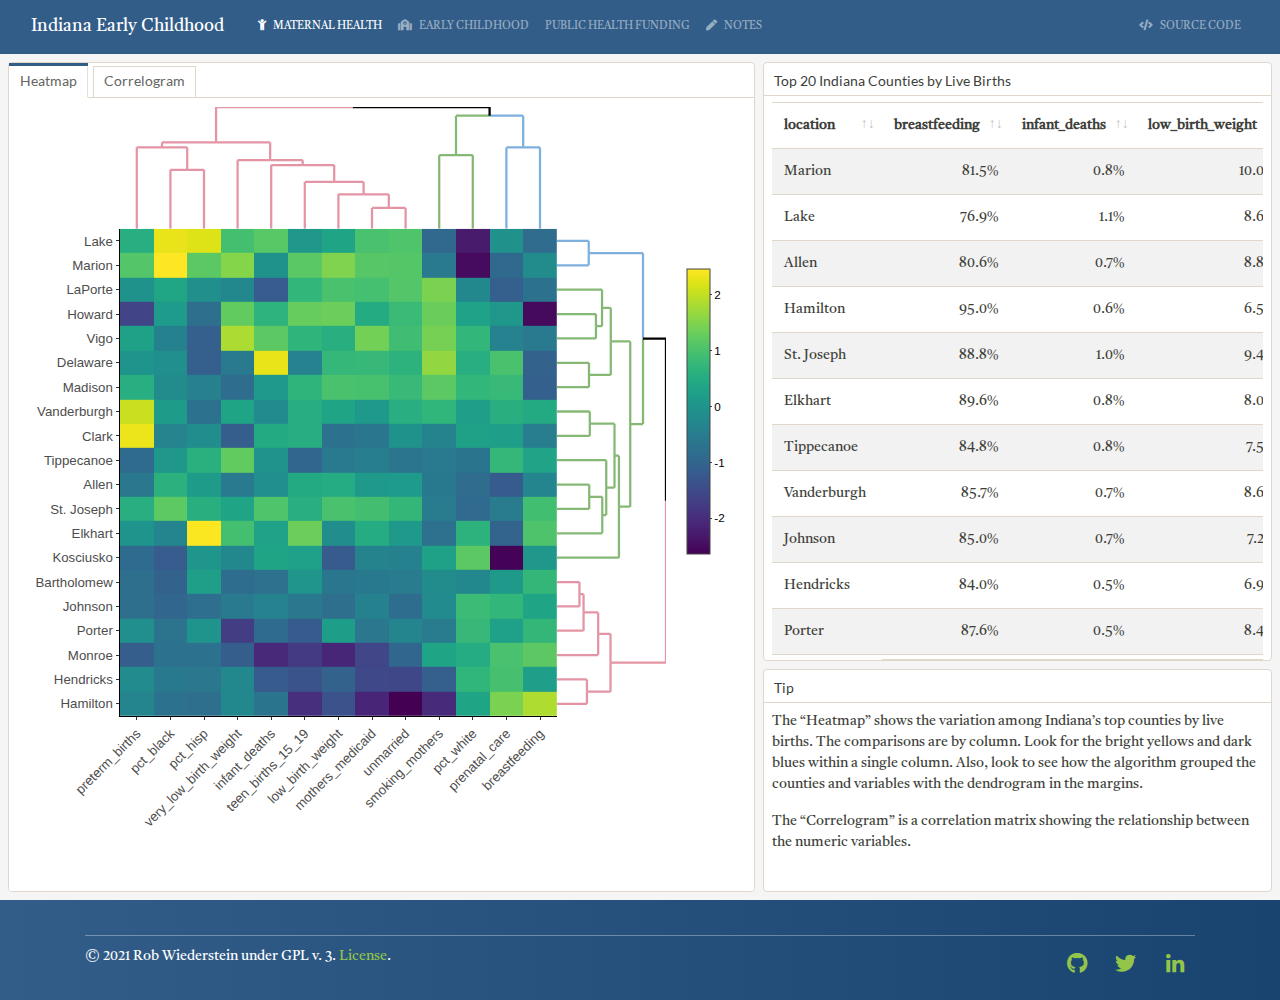
<file: docs/index.html>
<!DOCTYPE html>
<html xmlns="http://www.w3.org/1999/xhtml">
<head>

<meta charset="utf-8">
<meta http-equiv="Content-Type" content="text/html; charset=utf-8" />
<meta name="generator" content="pandoc" />



<title>Indiana Early Childhood</title>

<meta property="og:title" content="Indiana Early Childhood" />

<meta name='viewport' content='width=device-width, initial-scale=1.0, maximum-scale=1.0, user-scalable=no' />

<link rel="icon" href="data:image/x-icon;" type="image/x-icon">


<script type="text/javascript">
window.FlexDashboardComponents = [];
</script>

<script id="flexdashboard-navbar" type="application/json">
[{"title":"Source Code","icon":"fa-code","href":"source_embed","align":"right"}]
</script>
<script src="site_libs/header-attrs-2.9/header-attrs.js"></script>
<script src="site_libs/jquery-3.6.0/jquery-3.6.0.min.js"></script>
<meta name="viewport" content="width=device-width, initial-scale=1, shrink-to-fit=no" />
<link href="site_libs/bootstrap-4.6.0/bootstrap.min.css" rel="stylesheet" />
<script src="site_libs/bootstrap-4.6.0/bootstrap.bundle.min.js"></script>
<link href="site_libs/_Castoro-0.4.0/font.css" rel="stylesheet" />
<link href="https://fonts.googleapis.com/css2?family=Roboto%20Mono&amp;display=swap" rel="stylesheet"/>
<link href="site_libs/_Lato-0.4.0/font.css" rel="stylesheet" />
<script src="site_libs/bs3compat-0.2.5.1/tabs.js"></script>
<script src="site_libs/bs3compat-0.2.5.1/bs3compat.js"></script>
<link href="site_libs/flexdashboard-css-0.5.2.9000/flexdashboard-css.css" rel="stylesheet" />
<script src="site_libs/stickytableheaders-0.1.19/jquery.stickytableheaders.min.js"></script>
<link href="site_libs/font-awesome-5.1.0/css/all.css" rel="stylesheet" />
<link href="site_libs/font-awesome-5.1.0/css/v4-shims.css" rel="stylesheet" />
<link href="site_libs/featherlight-1.3.5/featherlight.min.css" rel="stylesheet" />
<script src="site_libs/featherlight-1.3.5/featherlight.min.js"></script>
<link href="site_libs/prism-1.4.1/prism.css" rel="stylesheet" />
<script src="site_libs/prism-1.4.1/prism.js"></script>
<script src="site_libs/htmlwidgets-1.5.3/htmlwidgets.js"></script>
<script src="site_libs/plotly-binding-4.9.4.1/plotly.js"></script>
<script src="site_libs/typedarray-0.1/typedarray.min.js"></script>
<link href="site_libs/crosstalk-1.1.1/css/crosstalk.css" rel="stylesheet" />
<script src="site_libs/crosstalk-1.1.1/js/crosstalk.min.js"></script>
<link href="site_libs/plotly-htmlwidgets-css-1.57.1/plotly-htmlwidgets.css" rel="stylesheet" />
<script src="site_libs/plotly-main-1.57.1/plotly-latest.min.js"></script>
<link href="site_libs/datatables-css-0.0.0/datatables-crosstalk.css" rel="stylesheet" />
<script src="site_libs/datatables-binding-0.18/datatables.js"></script>
<link href="site_libs/dt-core-bootstrap4-1.10.20/css/dataTables.bootstrap4.min.css" rel="stylesheet" />
<link href="site_libs/dt-core-bootstrap4-1.10.20/css/dataTables.bootstrap4.extra.css" rel="stylesheet" />
<script src="site_libs/dt-core-bootstrap4-1.10.20/js/jquery.dataTables.min.js"></script>
<script src="site_libs/dt-core-bootstrap4-1.10.20/js/dataTables.bootstrap4.min.js"></script>
<link href="site_libs/dt-ext-fixedcolumns-bootstrap4-1.10.20/css/fixedColumns.bootstrap4.min.css" rel="stylesheet" />
<script src="site_libs/dt-ext-fixedcolumns-bootstrap4-1.10.20/js/dataTables.fixedColumns.min.js"></script>
<script src="site_libs/dt-ext-fixedcolumns-bootstrap4-1.10.20/js/fixedColumns.bootstrap4.min.js"></script>
<style type="text/css">
/*
  CSS for flexdashboard.js' use of Sly(). The sizing/position of this CSS needs to be
  applied _before_ flexdashboard.js initializes, which is why this CSS has been pulled
  out from flexdashboard.scss and inlined in the document's head.
*/

.storyboard-nav button {
  background: transparent;
  border: 0;
  opacity: .3;
  outline: none;
  padding: 0;
}

.storyboard-nav button:hover,
.storyboard-nav button:hover {
  opacity: .5;
}

.storyboard-nav button:disabled,
.storyboard-nav button:disabled {
  opacity: .1;
}

.storyboard-nav .sbnext,
.storyboard-nav .sbprev {
  float: left;
  width: 2%;
  height: 120px;
}

.storyboard-nav .sbprev {
  text-align: left;
  width: 2%;
}

.storyboard-nav .sbnext {
  float: right;
  text-align: right;
  margin-right: 8px;
}

.storyboard-nav .sbframelist {
  margin: 0 auto;
  width: 94%;
  height: 120px;
  overflow: hidden;
  text-shadow: none;
  margin-bottom: 8px;
}

.storyboard-nav .sbframelist ul {
  list-style: none;
  margin: 0;
  padding: 0;
  height: 100%;
}

.storyboard-nav .sbframelist ul li {
  float: left;
  width: 270px;
  height: 100%;
  padding: 10px 10px 10px 10px;
  margin-right: 8px;
  text-align: left;
  cursor: pointer;
}

.storyboard-nav .sbframelist ul li:last-child {
  margin-right: 0px;
}

.sbframe-commentary {
  width: 300px;
}

.sbframe-commentary ul {
  padding-left: 22px;
}

.sbframe.active {
  display: flex;
}

.sbframe:not(.active) {
  display: none;
}
@media only screen and (min-width: 768px) {
html, body {
  height: 100%;
}

#dashboard-container {
  height: 100%;
}
}
</style>



</head>

<body>

<div class="navbar navbar-inverse navbar-fixed-top" role="navigation">
<div class="container-fluid">
<div class="navbar-header">

<span class="navbar-logo">
  
</span>
<span class="navbar-brand">
  Indiana Early Childhood
  <span class="navbar-author">
        </span>
</span>

<button id="navbar-button" type="button" class="navbar-toggle collapsed pull-right" data-toggle="collapse" data-target="#navbar">
<span class="icon-bar"></span>
<span class="icon-bar"></span>
<span class="icon-bar"></span>
</button>

</div>
<div id="navbar" class="navbar-collapse collapse">
<ul class="nav navbar-nav navbar-left">
</ul>
<ul class="nav navbar-nav navbar-right">
</ul>
</div><!--/.nav-collapse-->
</div><!--/.container-->
</div><!--/.navbar-->

<script type="text/javascript">


var FlexDashboard = (function () {

  // initialize options
  var _options = {};

  var FlexDashboard = function() {

    // default options
    _options = $.extend(_options, {
      theme: "cosmo",
      fillPage: false,
      orientation: 'columns',
      storyboard: false,
      defaultFigWidth: 576,
      defaultFigHeight: 461,
      defaultFigWidthMobile: 360,
      defaultFigHeightMobile: 461,
      isMobile: false,
      isPortrait: false,
      resize_reload: true
    });
  };

  function init(options) {

    // extend default options
    $.extend(true, _options, options);

    // add ids to sections that don't have them (pandoc won't assign ids
    // to e.g. sections with titles consisting of only chinese characters)
    var nextId = 1;
    $('.level1:not([id]),.level2:not([id]),.level3:not([id])').each(function() {
      $(this).attr('id', 'dashboard-' + nextId++);
    });

    // find navbar items
    var navbarItems = $('#flexdashboard-navbar');
    if (navbarItems.length)
      navbarItems = JSON.parse(navbarItems.html());
    addNavbarItems(navbarItems);

    // find the main dashboard container
    var dashboardContainer = $('#dashboard-container');

    // resolve mobile classes
    resolveMobileClasses(dashboardContainer);

    // one time global initialization for components
    componentsInit(dashboardContainer);

    // look for a global sidebar
    var globalSidebar = dashboardContainer.find(".section.level1.sidebar");
    if (globalSidebar.length > 0) {

      // global layout for fullscreen displays
      if (!isMobilePhone()) {

         // hoist it up to the top level
         globalSidebar.insertBefore(dashboardContainer);

         // lay it out (set width/positions)
         layoutSidebar(globalSidebar, dashboardContainer);

      // tuck sidebar into first page for mobile phones
      } else {

        // convert it into a level3 section
        globalSidebar.removeClass('sidebar');
        globalSidebar.removeClass('level1');
        globalSidebar.addClass('level3');
        var h1 = globalSidebar.children('h1');
        var h3 = $('<h3></h3>');
        h3.append(h1.contents());
        h3.insertBefore(h1);
        h1.detach();

        // move it into the first page
        var page = dashboardContainer.find('.section.level1').first();
        if (page.length > 0)
          page.prepend(globalSidebar);
      }
    }

    // look for pages to layout
    var pages = $('div.section.level1');
    if (pages.length > 0) {

        // find the navbar and collapse on clicked
        var navbar = $('#navbar');
        navbar.on("click", "a[data-toggle!=dropdown]", null, function () {
           navbar.collapse('hide');
        });

        // envelop the dashboard container in a tab content div
        dashboardContainer.wrapInner('<div class="tab-content"></div>');

        pages.each(function(index) {

          // lay it out
          layoutDashboardPage($(this));

          // add it to the navbar
          addToNavbar($(this), index === 0);

        });

    } else {

      // remove the navbar and navbar button if we don't
      // have any navbuttons
      if (navbarItems.length === 0) {
        $('#navbar').remove();
        $('#navbar-button').remove();
      }

      // add the storyboard class if requested
      if (_options.storyboard)
        dashboardContainer.addClass('storyboard');

      // layout the entire page
      layoutDashboardPage(dashboardContainer);
    }

    // if we are in shiny we need to trigger a window resize event to
    // force correct layout of shiny-bound-output elements
    if (isShinyDoc())
      $(window).trigger('resize');

    // make main components visible
    $('.section.sidebar').css('visibility', 'visible');
    dashboardContainer.css('visibility', 'visible');

    // handle location hash
    handleLocationHash();

    // intialize prism highlighting
    initPrismHighlighting();

    // record mobile and orientation state then register a handler
    // to refresh if resize_reload is set to true and it changes
    _options.isMobile = isMobilePhone();
    _options.isPortrait = isPortrait();
    if (_options.resize_reload) {
      $(window).on('resize', function() {
        if (_options.isMobile !== isMobilePhone() ||
            _options.isPortrait !== isPortrait()) {
          window.location.reload();
        }
      });
    } else {
      // if in desktop mode and resizing to mobile, make sure the heights are 100%
      // This enforces what `fillpage.css` does for "wider" pages.
      // Since we are not reloading once the page becomes small, we need to force the height to 100%
      // This is a new situation introduced when `_options.resize_reload` is `false`
      if (! _options.isMobile) {
        // only add if `fillpage.css` was added in the first place
        if (_options.fillPage) {
          // fillpage.css
          $("html,body,#dashboard").css("height", "100%");
        }
      }
    }
    // trigger layoutcomplete event
    dashboardContainer.trigger('flexdashboard:layoutcomplete');
  }

  function resolveMobileClasses(dashboardContainer) {
     // add top level layout class
    dashboardContainer.addClass(isMobilePhone() ? 'mobile-layout' :
                                                  'desktop-layout');

    // look for .mobile sections and add .no-mobile to their peers
    var mobileSections = $('.section.mobile');
    mobileSections.each(function() {
       var id = $(this).attr('id');
       var nomobileId = id.replace(/-\d+$/, '');
       $('#' + nomobileId).addClass('no-mobile');
    });
  }

  function addNavbarItems(navbarItems) {

    var navbarLeft = $('ul.navbar-left');
    var navbarRight = $('ul.navbar-right');

    for (var i = 0; i<navbarItems.length; i++) {

      // get the item
      var item = navbarItems[i];

      // determine the container
      var container = null;
      if (item.align === "left")
        container = navbarLeft;
      else
        container = navbarRight;

      // navbar menu if we have multiple items
      if (item.items) {
        var menu = navbarMenu(null, item.icon, item.title, container);
        for (var j = 0; j<item.items.length; j++) {
          var subItem = item.items[j];
          var li = $('<li></li>');
          li.append(navbarLink(subItem.icon, subItem.title, subItem.href, subItem.target));
          menu.append(li);
        }
      } else {
        var li = $('<li></li>');
        li.append(navbarLink(item.icon, item.title, item.href, item.target));
        container.append(li);
      }
    }
  }

  // create or get a reference to an existing dropdown menu
  function navbarMenu(id, icon, title, container) {
    var existingMenu = [];
    if (id)
      existingMenu = container.children('#' + id);
    if (existingMenu.length > 0) {
      return existingMenu.children('ul');
    } else {
      var li = $('<li></li>');
      if (id)
        li.attr('id', id);
      li.addClass('dropdown');
      // auto add "Share" title on mobile if necessary
      if (!title && icon && (icon === "fa-share-alt") && isMobilePhone())
        title = "Share";
      if (title) {
        title = title + ' <span class="caret"></span>';
      }
      var a = navbarLink(icon, title, "#");
      a.addClass('dropdown-toggle');
      a.attr('data-toggle', 'dropdown');
      a.attr('role', 'button');
      a.attr('aria-expanded', 'false');
      li.append(a);
      var ul = $('<ul class="dropdown-menu"></ul>');
      ul.attr('role', 'menu');
      li.append(ul);
      container.append(li);
      return ul;
    }
  }

  function addToNavbar(page, active) {

    // capture the id and data-icon attribute (if any)
    var id = page.attr('id');
    var icon = page.attr('data-icon');
    var navmenu = page.attr('data-navmenu');

    // get hidden state (transfer this to navbar)
    var hidden = page.hasClass('hidden');
    page.removeClass('hidden');

    // sanitize the id for use with bootstrap tabs
    id = id.replace(/[.\/?&!#<>]/g, '').replace(/\s/g, '_');
    page.attr('id', id);

    // get the wrapper
    var wrapper = page.closest('.dashboard-page-wrapper');

    // move the id to the wrapper
    page.removeAttr('id');
    wrapper.attr('id', id);

    // add the tab-pane class to the wrapper
    wrapper.addClass('tab-pane');
    if (active)
      wrapper.addClass('active');

    // get a reference to the h1, discover its inner contens, then detach it
    var h1 = wrapper.find('h1').first();
    var title = h1.contents();
    h1.detach();

    // create a navbar item
    var li = $('<li></li>');
    var a = navbarLink(icon, title, '#' + id);
    a.attr('data-toggle', 'tab');
    li.append(a);

    // add it to the navbar (or navbar menu if specified)
    var container = $('ul.navbar-left');
    if (navmenu) {
      var menuId = navmenu.replace(/\s+/g, '');
      var menu = navbarMenu(menuId, null, navmenu, container);
      menu.append(li);
    } else {
      container.append(li);
    }

    // hide it if requested
    if (hidden)
      li.addClass('hidden');
  }

  function navbarLink(icon, title, href, target) {

    var a = $('<a></a>');
    if (icon) {

      // get the name of the icon set and icon
      var dashPos = icon.indexOf("-");
      var iconSet = null;
      var iconSplit = icon.split(" ");
      if (iconSplit.length > 1) {
        iconSet = iconSplit[0];
        icon = iconSplit.slice(1).join(" ");
      } else {
        iconSet = icon.substring(0, dashPos);
      }
      var iconName = icon.substring(dashPos + 1);

      // create the icon
      var iconElement = $('<span class="' + iconSet + ' ' + icon + '"></span>');
      if (title)
        iconElement.css('margin-right', '7px');
      a.append(iconElement);
      // if href is null see if we can auto-generate based on icon (e.g. social)
      if (!href)
        maybeGenerateLinkFromIcon(iconName, a);
    }
    if (title)
      a.append(title);

    // add the href.
    if (href) {
      if (href === "source_embed") {
        a.attr('href', '#');
        a.attr('data-featherlight', "#flexdashboard-source-code");
        a.featherlight({
            beforeOpen: function(event){
              $('body').addClass('unselectable');
            },
            afterClose: function(event){
              $('body').removeClass('unselectable');
            }
        });
      } else {
        a.attr('href', href);
      }
    }

    // add the arget
    if (target)
      a.attr('target', target);

    return a;
  }

  // auto generate a link from an icon name (e.g. twitter) when possible
  function maybeGenerateLinkFromIcon(iconName, a) {

     var serviceLinks = {
      "twitter": "https://twitter.com/share?text=" + encodeURIComponent(document.title) + "&url="+encodeURIComponent(location.href),
      "facebook": "https://www.facebook.com/sharer/sharer.php?s=100&p[url]="+encodeURIComponent(location.href),
      "linkedin": "https://www.linkedin.com/shareArticle?mini=true&url="+encodeURIComponent(location.href) + "&title=" + encodeURIComponent(document.title),
      "pinterest": "https://pinterest.com/pin/create/link/?url="+encodeURIComponent(location.href) + "&description=" + encodeURIComponent(document.title)
    };

    var makeSocialLink = function(a, href) {
      a.attr('href', '#');
      a.on('click', function(e) {
        e.preventDefault();
        window.open(href);
      });
    };

    $.each(serviceLinks, function(key, value) {
      if (iconName.indexOf(key) !== -1)
        makeSocialLink(a, value);
    });
  }

  // layout a dashboard page
  function layoutDashboardPage(page) {

    // use a page wrapper so that free form content above the
    // dashboard appears at the top rather than the side (as it
    // would without the wrapper in a column orientation)
    var wrapper = $('<div class="dashboard-page-wrapper"></div>');
    page.wrap(wrapper);

    // if there are no level2 or level3 headers synthesize a level3
    // header to contain the (e.g. frame it, scroll container, etc.)
    var headers = page.find('h2,h3');
    if (headers.length === 0)
      page.wrapInner('<div class="section level3"></div>');

    // hoist up any content before level 2 or level 3 headers
    var children = page.children();
    children.each(function(index) {
      if ($(this).hasClass('level2') || $(this).hasClass('level3'))
        return false;
      $(this).insertBefore(page);
    });

    // determine orientation and fillPage behavior for distinct media
    var orientation, fillPage, storyboard;

    // media: mobile phone
    if (isMobilePhone()) {

      // if there is a sidebar we need to ensure it's content
      // is properly framed as an h3
      var sidebar = page.find('.section.sidebar');
      sidebar.removeClass('sidebar');
      sidebar.wrapInner('<div class="section level3"></div>');
      var h2 = sidebar.find('h2');
      var h3 = $('<h3></h3>');
      h3.append(h2.contents());
      h3.insertBefore(h2);
      h2.detach();

      // wipeout h2 elements then enclose them in a single h2
      var level2 = page.find('div.section.level2');
      level2.each(function() {
        level2.children('h2').remove();
        level2.children().unwrap();
      });
      page.wrapInner('<div class="section level2"></div>');

      // substitute mobile images
      if (isPortrait()) {
        var mobileFigures = $('img.mobile-figure');
        mobileFigures.each(function() {
          // get the src (might be base64 encoded)
          var src = $(this).attr('src');

          // find it's peer
          var id = $(this).attr('data-mobile-figure-id');
          var img = $('img[data-figure-id=' + id + "]");
          img.attr('src', src)
             .attr('width', _options.defaultFigWidthMobile)
             .attr('height', _options.defaultFigHeightMobile);
        });
      }

      // hoist storyboard commentary into it's own section
      if (page.hasClass('storyboard')) {
        var commentaryHR = page.find('div.section.level3 hr');
        commentaryHR.each(function() {
          var commentary = $(this).nextAll().detach();
          var commentarySection = $('<div class="section level3"></div>');
          commentarySection.append(commentary);
          commentarySection.insertAfter($(this).closest('div.section.level3'));
          $(this).remove();
        });
      }

      // force a non full screen layout by columns
      orientation = _options.orientation = 'columns';
      fillPage = _options.fillPage = false;
      storyboard = _options.storyboard = false;

    // media: desktop
    } else {

      // determine orientation
      orientation = page.attr('data-orientation');
      if (orientation !== 'rows' && orientation != 'columns')
        orientation = _options.orientation;

      // determine storyboard mode
      storyboard = page.hasClass('storyboard');

      // fillPage based on options (force for storyboard)
      fillPage = _options.fillPage || storyboard;

      // handle sidebar
      var sidebar = page.find('.section.level2.sidebar');
      if (sidebar.length > 0)
        layoutSidebar(sidebar, page);
    }

    // give it and it's parent divs height: 100% if we are in fillPage mode
    if (fillPage) {
      page.addClass('vertical-layout-fill');
      page.css('height', '100%');
      page.parents('div').css('height', '100%');
    } else {
      page.addClass('vertical-layout-scroll');
    }

    // perform the layout
    if (storyboard)
      layoutPageAsStoryboard(page);
    else if (orientation === 'rows')
      layoutPageByRows(page, fillPage);
    else if (orientation === 'columns')
      layoutPageByColumns(page, fillPage);
  }

  function layoutSidebar(sidebar, content) {

    // get it out of the header hierarchy
    sidebar = sidebar.first();
    if (sidebar.hasClass('level1')) {
      sidebar.removeClass('level1');
      sidebar.children('h1').remove();
    } else if (sidebar.hasClass('level2')) {
      sidebar.removeClass('level2');
      sidebar.children('h2').remove();
    }

    // determine width
    var sidebarWidth = isTablet() ? 220 : 250;
    var dataWidth = parseInt(sidebar.attr('data-width'));
    if (dataWidth)
      sidebarWidth = dataWidth;

    // set the width and shift the page right to accomodate the sidebar
    sidebar.css('width', sidebarWidth + 'px');
    content.css('padding-left', sidebarWidth + 'px');

    // wrap it's contents in a form
    sidebar.wrapInner($('<form></form>'));
  }

  function layoutPageAsStoryboard(page) {

    // create storyboard navigation
    var nav = $('<div class="storyboard-nav"></div>');

    // add navigation buttons
    var prev = $('<button class="sbprev"><i class="fa fa-angle-left"></i></button>');
    nav.append(prev);
    var next= $('<button class="sbnext"><i class="fa fa-angle-right"></i></button>');
    nav.append(next);

    // add navigation frame
    var frameList = $('<div class="sbframelist"></div>');
    nav.append(frameList);
    var ul = $('<ul></ul>');
    frameList.append(ul);

     // find all the level3 sections (those are the storyboard frames)
    var frames = page.find('div.section.level3');
    frames.each(function() {

      // mark it
      $(this).addClass('sbframe');

      // divide it into chart content and (optional) commentary
      $(this).addClass('dashboard-column-orientation');

      // stuff the chart into it's own div w/ flex
      $(this).wrapInner('<div class="sbframe-component"></div>');
      setFlex($(this), 1);
      var frame = $(this).children('.sbframe-component');

      // extract the title from the h3
      var li = $('<li></li>');
      var h3 = frame.children('h3');
      li.append(h3.contents());
      h3.detach();
      ul.append(li);

      // extract commentary
      var hr = frame.children('hr');
      if (hr.length) {
        var commentary = hr.nextAll().detach();
        hr.remove();
        var commentaryFrame = $('<div class="sbframe-commentary"></div>');
        commentaryFrame.addClass('flowing-content-shim');
        commentaryFrame.addClass('flowing-content-container');
        commentaryFrame.append(commentary);
        $(this).append(commentaryFrame);

        // look for a data-commentary-width attribute
        var commentaryWidth = $(this).attr('data-commentary-width');
        if (commentaryWidth)
          commentaryFrame.css('width', commentaryWidth + 'px');
      }

      // layout the chart (force flex)
      var result = layoutChart(frame, true);

      // ice the notes if there are none
      if (!result.notes)
        frame.find('.chart-notes').remove();

      // set flex on chart
      setFlex(frame, 1);
    });

    // create a div to hold all the frames
    var frameContent = $('<div class="sbframe-content"></div>');
    frameContent.addClass('dashboard-row-orientation');
    frameContent.append(frames.detach());

    // row orientation to stack nav and frame content
    page.addClass('dashboard-row-orientation');
    page.append(nav);
    page.append(frameContent);
    setFlex(frameContent, 1);

    // initialize sly
    var sly = new Sly(frameList, {
    		horizontal: true,
    		itemNav: 'basic',
    		smart: true,
    		activateOn: 'click',
    		startAt: 0,
    		scrollBy: 1,
    		activatePageOn: 'click',
    		speed: 200,
    		moveBy: 600,
    		dragHandle: true,
    		dynamicHandle: true,
    		clickBar: true,
    		keyboardNavBy: 'items',
    		next: next,
    		prev: prev
    	}).init();

    // make first frame active
    frames.removeClass('active');
    frames.first().addClass('active');

    // subscribe to frame changed events
    sly.on('active', function (eventName, itemIndex) {
      frames.removeClass('active');
      frames.eq(itemIndex).addClass('active')
                          .trigger('shown');
    });
  }

  function layoutPageByRows(page, fillPage) {

    // row orientation
    page.addClass('dashboard-row-orientation');

    // find all the level2 sections (those are the rows)
    var rows = page.find('div.section.level2');

    // if there are no level2 sections then treat the
    // entire page as if it's a level 2 section
    if (rows.length === 0) {
      page.wrapInner('<div class="section level2"></div>');
      rows = page.find('div.section.level2');
    }

    rows.each(function () {

      // flags
      var haveNotes = false;
      var haveFlexHeight = true;

      // remove the h2
      $(this).children('h2').remove();

      // check for a tabset
      var isTabset = $(this).hasClass('tabset');
      if (isTabset)
        layoutTabset($(this));

      // give it row layout semantics if it's not a tabset
      if (!isTabset)
        $(this).addClass('dashboard-row');

      // find all of the level 3 subheads
      var columns = $(this).find('div.section.level3');

      // determine figureSizes sizes
      var figureSizes = chartFigureSizes(columns);

      // fixup the columns
      columns.each(function(index) {

        // layout the chart (force flex if we are in a tabset)
        var result = layoutChart($(this), isTabset);

        // update flexHeight state
        if (!result.flex)
          haveFlexHeight = false;

        // update state
        if (result.notes)
          haveNotes = true;

        // set the column flex based on the figure width
        // (value boxes will just get the default figure width)
        var chartWidth = figureSizes[index].width;
        setFlex($(this), chartWidth + ' ' + chartWidth + ' 0px');

      });

      // remove empty chart note divs
      if (isTabset)
        $(this).find('.chart-notes').filter(function() {
            return $(this).html() === "&nbsp;";
        }).remove();
      if (!haveNotes)
        $(this).find('.chart-notes').remove();

       // make it a flexbox row
      if (haveFlexHeight)
        $(this).addClass('dashboard-row-flex');

      // now we can set the height on all the wrappers (based on maximum
      // figure height + room for title and notes, or data-height on the
      // container if specified). However, don't do this if there is
      // no flex on any of the constituent columns
      var flexHeight = null;
      var dataHeight = parseInt($(this).attr('data-height'));
      if (dataHeight)
        flexHeight = adjustedHeight(dataHeight, columns.first());
      else if (haveFlexHeight)
        flexHeight = maxChartHeight(figureSizes, columns);
      if (flexHeight) {
        if (fillPage)
          setFlex($(this), flexHeight + ' ' + flexHeight + ' 0px');
        else {
          $(this).css('height', flexHeight + 'px');
          setFlex($(this), '0 0 ' + flexHeight + 'px');
        }
      }

    });
  }

  function layoutPageByColumns(page, fillPage) {

    // column orientation
    page.addClass('dashboard-column-orientation');

    // find all the level2 sections (those are the columns)
    var columns = page.find('div.section.level2');

    // if there are no level2 sections then treat the
    // entire page as if it's a level 2 section
    if (columns.length === 0) {
      page.wrapInner('<div class="section level2"></div>');
      columns = page.find('div.section.level2');
    }

    // layout each column
    columns.each(function (index) {

      // remove the h2
      $(this).children('h2').remove();

      // make it a flexbox column
      $(this).addClass('dashboard-column');

      // check for a tabset
      var isTabset = $(this).hasClass('tabset');
      if (isTabset)
        layoutTabset($(this));

      // find all the h3 elements
      var rows = $(this).find('div.section.level3');

      // get the figure sizes for the rows
      var figureSizes = chartFigureSizes(rows);

      // column flex is the max row width (or data-width if specified)
      var flexWidth;
      var dataWidth = parseInt($(this).attr('data-width'));
      if (dataWidth)
        flexWidth = dataWidth;
      else
        flexWidth = maxChartWidth(figureSizes);
      setFlex($(this), flexWidth + ' ' + flexWidth + ' 0px');

      // layout each chart
      rows.each(function(index) {

        // perform the layout
        var result = layoutChart($(this), false);

        // ice the notes if there are none
        if (!result.notes)
          $(this).find('.chart-notes').remove();

        // set flex height based on figHeight, then adjust
        if (result.flex) {
          var chartHeight = figureSizes[index].height;
          chartHeight = adjustedHeight(chartHeight, $(this));
          if (fillPage)
            setFlex($(this), chartHeight + ' ' + chartHeight + ' 0px');
          else {
            $(this).css('height', chartHeight + 'px');
            setFlex($(this), chartHeight + ' ' + chartHeight + ' ' + chartHeight + 'px');
          }
        }
      });
    });
  }

  function chartFigureSizes(charts) {

    // sizes
    var figureSizes = new Array(charts.length);

    // check each chart
    charts.each(function(index) {

      // start with default
      figureSizes[index] = {
        width: _options.defaultFigWidth,
        height: _options.defaultFigHeight
      };

      // look for data-height or data-width then knit options
      var dataWidth = parseInt($(this).attr('data-width'));
      var dataHeight = parseInt($(this).attr('data-height'));
      var knitrOptions = $(this).find('.knitr-options:first');
      var knitrWidth, knitrHeight;
      if (knitrOptions) {
        knitrWidth = parseInt(knitrOptions.attr('data-fig-width'));
        knitrHeight =  parseInt(knitrOptions.attr('data-fig-height'));
      }

      // width
      if (dataWidth)
        figureSizes[index].width = dataWidth;
      else if (knitrWidth)
        figureSizes[index].width = knitrWidth;

      // height
      if (dataHeight)
        figureSizes[index].height = dataHeight;
      else if (knitrHeight)
        figureSizes[index].height = knitrHeight;
    });

    // return sizes
    return figureSizes;
  }

  function maxChartHeight(figureSizes, charts) {

    // first compute the maximum height
    var maxHeight = _options.defaultFigHeight;
    for (var i = 0; i<figureSizes.length; i++)
      if (figureSizes[i].height > maxHeight)
        maxHeight = figureSizes[i].height;

    // now add offests for chart title and chart notes
    if (charts.length)
      maxHeight = adjustedHeight(maxHeight, charts.first());

    return maxHeight;
  }

  function adjustedHeight(height, chart) {
    if (chart.length > 0) {
      var chartTitle = chart.find('.chart-title');
      if (chartTitle.length)
        height += chartTitle.first().outerHeight();
      var chartNotes = chart.find('.chart-notes');
      if (chartNotes.length)
        height += chartNotes.first().outerHeight();
    }
    return height;
  }

  function maxChartWidth(figureSizes) {
    var maxWidth = _options.defaultFigWidth;
    for (var i = 0; i<figureSizes.length; i++)
      if (figureSizes[i].width > maxWidth)
        maxWidth = figureSizes[i].width;
    return maxWidth;
  }

  // layout a chart
  function layoutChart(chart, forceFlex) {

    // state to return
    var result = {
      notes: false,
      flex: false
    };

    // extract the title
    var title = extractTitle(chart);

    // find components that apply to this container
    var components = componentsFind(chart);

    // if it's a custom component then call it and return
    var customComponents = componentsCustom(components);
    if (customComponents.length) {
      componentsLayout(customComponents, title, chart);
      result.notes = false;
      result.flex = forceFlex || componentsFlex(customComponents);
      return result;
    }

    // put all the content in a chart wrapper div
    chart.addClass('chart-wrapper');
    chart.wrapInner('<div class="chart-stage"></div>');
    var chartContent = chart.children('.chart-stage');

    // flex the content if appropriate
    result.flex = forceFlex || componentsFlex(components);
    if (result.flex) {
      // add flex classes
      chart.addClass('chart-wrapper-flex');
      chartContent.addClass('chart-stage-flex');

      // additional shim to break out of flexbox sizing
      chartContent.wrapInner('<div class="chart-shim"></div>');
      chartContent = chartContent.children('.chart-shim');
    }

    // set custom data-padding attribute
    var pad = chart.attr('data-padding');
    if (pad) {
      if (pad === "0")
        chart.addClass('no-padding');
      else {
        pad = pad + 'px';
        chartContent.css('left', pad)
                    .css('top', pad)
                    .css('right', pad)
                    .css('bottom', pad)
      }
    }

    // call compoents
    componentsLayout(components, title, chartContent);

    // also activate components on shiny output
    findShinyOutput(chartContent).on('shiny:value',
      function(event) {
        var element = $(event.target);
        setTimeout(function() {

          // see if we opted out of flex based on our output (for shiny
          // we can't tell what type of output we have until after the
          // value is bound)
          var components = componentsFind(element);
          var flex = forceFlex || componentsFlex(components);
          if (!flex) {
            chart.css('height', "");
            setFlex(chart, "");
            chart.removeClass('chart-wrapper-flex');
            chartContent.removeClass('chart-stage-flex');
            chartContent.children().unwrap();
          }

          // perform layout
          componentsLayout(components, title, element.parent());
        }, 10);
      });

    // add the title
    var chartTitle = $('<div class="chart-title"></div>');
    chartTitle.append(title);
    chart.prepend(chartTitle);

    // add the notes section
    var chartNotes = $('<div class="chart-notes"></div>');
    chartNotes.html('&nbsp;');
    chart.append(chartNotes);

    // attempt to extract notes if we have a component
    if (components.length)
      result.notes = extractChartNotes(chartContent, chartNotes);

    // return result
    return result;
  }

  // build a tabset from a section div with the .tabset class
  function layoutTabset(tabset) {

    // check for fade option
    var fade = tabset.hasClass("tabset-fade");
    var pills = tabset.hasClass("tabset-pills");
    var navClass = pills ? "nav-pills" : "nav-tabs";

    // determine the heading level of the tabset and tabs
    var match = tabset.attr('class').match(/level(\d) /);
    if (match === null)
      return;
    var tabsetLevel = Number(match[1]);
    var tabLevel = tabsetLevel + 1;

    // find all subheadings immediately below
    var tabs = tabset.find("div.section.level" + tabLevel);
    if (!tabs.length)
      return;

    // create tablist and tab-content elements
    var tabList = $('<ul class="nav ' + navClass + '" role="tablist"></ul>');
    $(tabs[0]).before(tabList);
    var tabContent = $('<div class="tab-content"></div>');
    $(tabs[0]).before(tabContent);

    // build the tabset
    var activeTab = 0;
    tabs.each(function(i) {

      // get the tab div
      var tab = $(tabs[i]);

      // get the id then sanitize it for use with bootstrap tabs
      var id = tab.attr('id');

      // see if this is marked as the active tab
      if (tab.hasClass('active'))
        activeTab = i;

      // sanitize the id for use with bootstrap tabs
      id = id.replace(/[.\/?&!#<>]/g, '').replace(/\s/g, '_');
      tab.attr('id', id);

      // get the heading element within it and grab it's text
      var heading = tab.find('h' + tabLevel + ':first');
      var headingDom = heading.contents();

      // build and append the tab list item
      var a = $('<a role="tab" data-toggle="tab"></a>');
      a.append(headingDom);
      a.attr('href', '#' + id);
      a.attr('aria-controls', id);
      var li = $('<li role="presentation"></li>');
      li.append(a);
      tabList.append(li);

      // set it's attributes
      tab.attr('role', 'tabpanel');
      tab.addClass('tab-pane');
      tab.addClass('tabbed-pane');
      tab.addClass('no-title');
      if (fade)
        tab.addClass('fade');

      // move it into the tab content div
      tab.detach().appendTo(tabContent);
    });

    // set active tab
    $(tabList.children('li')[activeTab]).addClass('active');
    var active = $(tabContent.children('div.section')[activeTab]);
    active.addClass('active');
    if (fade)
      active.addClass('in');

    // add nav-tabs-custom
    tabset.addClass('nav-tabs-custom');

    // internal layout is dashboard-column with tab-content flexing
    tabset.addClass('dashboard-column');
    setFlex(tabContent, 1);
  }

  // one time global initialization for components
  function componentsInit(dashboardContainer) {
    for (var i=0; i<window.FlexDashboardComponents.length; i++) {
      var component = window.FlexDashboardComponents[i];
      if (component.init)
        component.init(dashboardContainer);
    }
  }

  // find components that apply within a container
  function componentsFind(container) {

    // look for components
    var components = [];
    for (var i=0; i<window.FlexDashboardComponents.length; i++) {
      var component = window.FlexDashboardComponents[i];
      if (component.find(container).length)
        components.push(component);
    }

    // if there were none then use a special flowing content component
    // that just adds a scrollbar in fillPage mode
    if (components.length == 0) {
      components.push({
        find: function(container) {
          return container;
        },

        flex: function(fillPage) {
          return fillPage;
        },

        layout: function(title, container, element, fillPage) {
          if (fillPage) {
            container.addClass('flowing-content-shim');
            container.addClass('flowing-content-container');
          }
        }
      });
    }

    return components;
  }

  // if there is a custom component then pick it out
  function componentsCustom(components) {
    var customComponent = [];
    for (var i=0; i<components.length; i++)
      if (components[i].type === "custom") {
        customComponent.push(components[i]);
        break;
      }
    return customComponent;
  }

  // query all components for flex
  function componentsFlex(components) {

    // no components at all means no flex
    if (components.length === 0)
      return false;

    // otherwise query components (assume true unless we see false)
    var isMobile = isMobilePhone();
    for (var i=0; i<components.length; i++)
      if (components[i].flex && !components[i].flex(_options.fillPage))
        return false;
    return true;
  }

  // layout all components
  function componentsLayout(components, title, container) {
    var isMobile = isMobilePhone();
    for (var i=0; i<components.length; i++) {
      var element = components[i].find(container);
      if (components[i].layout) {
        // call layout (don't call other components if it returns false)
        var result = components[i].layout(title, container, element, _options.fillPage);
        if (result === false)
          return;
      }
    }
  }

  // get a reference to the h3, discover it's inner html, and remove it
  function extractTitle(container) {
    var h3 = container.children('h3').first();
    var title = '';
    if (!container.hasClass('no-title'))
      title = h3.contents();
    h3.detach();
    return title;
  }

  // extract chart notes
  function extractChartNotes(chartContent, chartNotes) {
    // look for a terminating blockquote or image caption
    var blockquote = chartContent.children('blockquote:last-child');
    var caption = chartContent.children('div.image-container')
                              .children('p.caption');
    if (blockquote.length) {
      chartNotes.empty().append(blockquote.children('p:first-child').contents());
      blockquote.remove();
      return true;
    } else if (caption.length) {
      chartNotes.empty().append(caption.contents());
      caption.remove();
      return true;
    } else {
      return false;
    }
  }

  function findShinyOutput(chartContent) {
    return chartContent.find('.shiny-text-output, .shiny-html-output');
  }

  // safely detect rendering on a mobile phone
  function isMobilePhone() {
    try
    {
      return ! window.matchMedia("only screen and (min-width: 768px)").matches;
    }
    catch(e) {
      return false;
    }
  }

  function isFillPage() {
    return _options.fillPage;
  }

  // detect portrait mode
  function isPortrait() {
    return ($(window).width() < $(window).height());
  }

  // safely detect rendering on a tablet
  function isTablet() {
    try
    {
      return window.matchMedia("only screen and (min-width: 769px) and (max-width: 992px)").matches;
    }
    catch(e) {
      return false;
    }
  }

  // test whether this is a shiny doc
  function isShinyDoc() {
    return (typeof(window.Shiny) !== "undefined" && !!window.Shiny.outputBindings);
  }

  // set flex using vendor specific prefixes
  function setFlex(el, flex) {
    el.css('-webkit-box-flex', flex)
      .css('-webkit-flex', flex)
      .css('-ms-flex', flex)
      .css('flex', flex);
  }

  // support bookmarking of pages
  function handleLocationHash() {

    // restore tab/page from bookmark
    var hash = window.decodeURIComponent(window.location.hash);
    if (hash.length > 0)
      $('ul.nav a[href="' + hash + '"]').tab('show');
    FlexDashboardUtils.manageActiveNavbarMenu();

    // navigate to a tab when the history changes
    window.addEventListener("popstate", function(e) {
      var hash = window.decodeURIComponent(window.location.hash);
      var activeTab = $('ul.nav a[href="' + hash + '"]');
      if (activeTab.length) {
        activeTab.tab('show');
      } else {
        $('ul.nav a:first').tab('show');
      }
      FlexDashboardUtils.manageActiveNavbarMenu();
    });

    // add a hash to the URL when the user clicks on a tab/page
    $('.navbar-nav a[data-toggle="tab"]').on('click', function(e) {
      var baseUrl = FlexDashboardUtils.urlWithoutHash(window.location.href);
      var hash = FlexDashboardUtils.urlHash($(this).attr('href'));
      var href = baseUrl + hash;
      FlexDashboardUtils.setLocation(href);
    });

    // handle clicks of other links that should activate pages
    var navPages = $('ul.navbar-nav li a[data-toggle=tab]');
    navPages.each(function() {
      var href =  $(this).attr('href');
      var links = $('a[href="' + href + '"][data-toggle!=tab]');
      links.each(function() {
        $(this).on('click', function(e) {
          window.FlexDashboardUtils.showPage(href);
        });
      });
    });
  }

  // tweak Prism highlighting
  function initPrismHighlighting() {

    if (window.Prism) {
      Prism.languages.insertBefore('r', 'comment', {
        'heading': [
          {
            // title 1
        	  // =======

        	  // title 2
        	  // -------
        	  pattern: /\w+.*(?:\r?\n|\r)(?:====+|----+)/,
            alias: 'operator'
          },
          {
            // ### title 3
            pattern: /(^\s*)###[^#].+/m,
            lookbehind: true,
            alias: 'operator'
          }
        ]
      });

      // prism highlight
      Prism.highlightAll();
    }
  }

  FlexDashboard.prototype = {
    constructor: FlexDashboard,
    init: init,
    isMobilePhone: isMobilePhone,
    isFillPage: isFillPage
  };

  return FlexDashboard;

})();

// utils
window.FlexDashboardUtils = {
  resizableImage: function(img) {
    var src = img.attr('src');
    var url = 'url("' + src + '")';
    img.parent().css('background', url)
                .css('background-size', 'contain')
                .css('background-repeat', 'no-repeat')
                .css('background-position', 'center')
                .addClass('image-container');
  },
  setLocation: function(href) {
    if (history && history.pushState) {
      history.pushState(null, null, href);
    } else {
      window.location.replace(href);
    }
    setTimeout(function() {
        window.scrollTo(0, 0);
    }, 10);
    this.manageActiveNavbarMenu();
  },
  showPage: function(href) {
    $('ul.navbar-nav li a[href="' + href + '"]').tab('show');
    var baseUrl = this.urlWithoutHash(window.location.href);
    var loc = baseUrl + href;
    this.setLocation(loc);
  },
  showLinkedValue: function(href) {
    // check for a page link
    if ($('ul.navbar-nav li a[data-toggle=tab][href="' + href + '"]').length > 0)
      this.showPage(href);
    else
      window.open(href);
  },
  urlWithoutHash: function(url) {
    var hashLoc = url.indexOf('#');
    if (hashLoc != -1)
      return url.substring(0, hashLoc);
    else
      return url;
  },
  urlHash: function(url) {
    var hashLoc = url.indexOf('#');
    if (hashLoc != -1)
      return url.substring(hashLoc);
    else
      return "";
  },
  manageActiveNavbarMenu: function () {
    // remove active from anyone currently active
    $('.navbar ul.nav').find('li').removeClass('active');
    // find the active tab
    var activeTab = $('.dashboard-page-wrapper.tab-pane.active');
    if (activeTab.length > 0) {
      var tabId = activeTab.attr('id');
      if (tabId)
        $(".navbar ul.nav a[href='#" + tabId + "']").parents('li').addClass('active');
    }
  }
};

window.FlexDashboard = new FlexDashboard();

// empty content
window.FlexDashboardComponents.push({
  find: function(container) {
    if (container.find('p').length == 0)
      return container;
    else
      return $();
  }
})

// plot image
window.FlexDashboardComponents.push({

  find: function(container) {
    return container.children('p')
                    .children('img:only-child');
  },

  layout: function(title, container, element, fillPage) {
    FlexDashboardUtils.resizableImage(element);
  }
});

// plot image (figure style)
window.FlexDashboardComponents.push({

  find: function(container) {
    return container.children('div.figure').children('img');
  },

  layout: function(title, container, element, fillPage) {
    FlexDashboardUtils.resizableImage(element);
  }
});

// htmlwidget
window.FlexDashboardComponents.push({

  init: function(dashboardContainer) {
    // trigger "shown" after initial layout to force static htmlwidgets
    // in runtime: shiny to be resized after the dom has been transformed
    dashboardContainer.on('flexdashboard:layoutcomplete', function(event) {
      setTimeout(function() {
        dashboardContainer.trigger('shown');
      }, 200);
    });
  },

  find: function(container) {
    return container.children('div[id^="htmlwidget-"],div.html-widget');
  }
});

// gauge
window.FlexDashboardComponents.push({

  find: function(container) {
    return container.children('div.html-widget.gauge');
  },

  flex: function(fillPage) {
    return false;
  },

  layout: function(title, container, element, fillPage) {


  }

});

// shiny output
window.FlexDashboardComponents.push({
  find: function(container) {
    return container.children('div[class^="shiny-"]');
  }
});

// bootstrap table
window.FlexDashboardComponents.push({

  find: function(container) {
    var bsTable = container.find('table.table');
    if (bsTable.length !== 0)
      return bsTable;
    else
      return container.find('tr.header').parent('thead').parent('table');
  },

  flex: function(fillPage) {
    return fillPage;
  },

  layout: function(title, container, element, fillPage) {

    // alias variables
    var bsTable = element;

    // fixup xtable generated tables with a proper thead
    var headerRow = bsTable.find('tbody > tr:first-child > th').parent();
    if (headerRow.length > 0) {
      var thead = $('<thead></thead>');
      bsTable.prepend(thead);
      headerRow.detach().appendTo(thead);
    }

    // improve appearance
    container.addClass('bootstrap-table');

    // for fill page provide scrolling w/ sticky headers
    if (fillPage) {
      // force scrollbar on overflow
      container.addClass('flowing-content-shim');

      // stable table headers when scrolling
      bsTable.stickyTableHeaders({
        scrollableArea: container
      });
    }
  }
});

// embedded shiny app
window.FlexDashboardComponents.push({

  find: function(container) {
    return container.find('iframe.shiny-frame');
  },

  flex: function(fillPage) {
    return fillPage;
  },

  layout: function(title, container, element, fillPage) {
    if (fillPage) {
      element.attr('height', '100%');
    } else {
      // provide default height if necessary
      var height = element.get(0).style.height;
      if (!height)
        height = element.attr('height');
      if (!height)
        element.attr('height', 500);
    }
  }
});

// shiny fillRow or fillCol
window.FlexDashboardComponents.push({

  find: function(container) {
    return container.find('.flexfill-container');
  },

  flex: function(fillPage) {
    return fillPage;
  },

  layout: function(title, container, element, fillPage) {
    if (fillPage)
      element.css('height', '100%');
    else {
      // provide default height if necessary
      var height = element.get(0).style.height;
      if (height === "100%" || height === "auto" || height === "initial" ||
          height === "inherit" || !height) {
        element.css('height', 500);
      }
    }
  }
});

// valueBox
window.FlexDashboardComponents.push({

  type: "custom",

  find: function(container) {
    if (container.find('span.value-output, .shiny-valuebox-output').length)
      return container;
    else
      return $();
  },

  flex: function(fillPage) {
    return false;
  },

  layout: function(title, container, element, fillPage) {

    // alias variables
    var chartTitle = title;
    var valueBox = element;

    // add value-box class to container
    container.addClass('value-box');

    // value paragraph
    var value = $('<p class="value"></p>');

    // if we have shiny-text-output then just move it in
    var valueOutputSpan = [];
    var shinyOutput = valueBox.find('.shiny-valuebox-output').detach();
    if (shinyOutput.length) {
      valueBox.children().remove();
      shinyOutput.html("&mdash;");
      value.append(shinyOutput);
    } else {
      // extract the value (remove leading vector index)
      var chartValue = valueBox.text().trim();
      chartValue = chartValue.replace("[1] ", "");
      valueOutputSpan = valueBox.find('span.value-output').detach();
      valueBox.children().remove();
      value.text(chartValue);
    }

    // caption
    var caption = $('<p class="caption"></p>');
    caption.append(chartTitle);

    // build inner div for value box and add it
    var inner = $('<div class="inner"></div>');
    inner.append(value);
    inner.append(caption);
    valueBox.append(inner);

    // add icon if specified
    var icon = $('<div class="icon"><i></i></div>');
    valueBox.append(icon);
    function setIcon(chartIcon) {
      var iconLib = "";
      var iconSplit = chartIcon.split(" ");
      if (iconSplit.length > 1) {
        iconLib = iconSplit[0];
        chartIcon = iconSplit.slice(1).join(" ");
      } else {
        var components = chartIcon.split("-");
        if (components.length > 1)
          iconLib = components[0];
      }
      icon.children('i').attr('class', iconLib + ' ' + chartIcon);
    }
    var chartIcon = valueBox.attr('data-icon');
    if (chartIcon)
      setIcon(chartIcon);

    // handle data attributes in valueOutputSpan
    function handleValueOutput(valueOutput) {

      // caption
      var dataCaption = valueOutput.attr('data-caption');
      if (dataCaption)
        caption.html(dataCaption);

      // icon
      var dataIcon = valueOutput.attr('data-icon');
      if (dataIcon)
        setIcon(dataIcon);

      // If valueBox(color=) was an accent color, this attr should
      // be populated with the accent color and the relevant CSS comes
      // in through HTML dependencies
      var dataColorAccent = valueOutput.attr('data-color-accent');
      if (dataColorAccent) {
        valueBox.addClass('value-box-' + dataColorAccent);
      }

      // If valueBox(color=) was a CSS color, these other data-color-*
      // attrs will be populated
      var dataColor = valueOutput.attr('data-color');
      if (dataColor) {
        valueBox.css('background-color', dataColor);
      }
      var dataColorText = valueOutput.attr('data-color-text');
      if (dataColorText) {
        valueBox.find(".inner").css('color', dataColorText);
      }
      var dataColorIcon = valueOutput.attr('data-color-icon');
      if (dataColorIcon) {
        valueBox.find(".icon").css('color', dataColorIcon);
      }

      // url
      var dataHref = valueOutput.attr('data-href');
      if (dataHref) {
        valueBox.addClass('linked-value');
        valueBox.off('click.value-box');
        valueBox.on('click.value-box', function(e) {
          window.FlexDashboardUtils.showLinkedValue(dataHref);
        });
      }
    }

    // check for a valueOutputSpan
    if (valueOutputSpan.length > 0) {
      handleValueOutput(valueOutputSpan);
    }

    // if we have a shinyOutput then bind a listener to handle
    // new valueOutputSpan values
    shinyOutput.on('shiny:value',
      function(event) {
        var element = $(event.target);
        setTimeout(function() {
          var valueOutputSpan = element.find('span.value-output');
          if (valueOutputSpan.length > 0)
            handleValueOutput(valueOutputSpan);
        }, 10);
      }
    );
  }
});
</script>

<div id="dashboard-container">

<div class="knitr-options" data-fig-width="576" data-fig-height="460">

</div>
<div id="maternal-health" class="section level1" data-icon="fas fa-child">
<h1 data-icon="fas fa-child">Maternal Health</h1>
<div id="column-data-width600" class="section level2 tabset">
<h2 class="tabset">Column {data-width=600}</h2>
<div id="heatmap" class="section level3">
<h3>Heatmap</h3>
<div class="knitr-options" data-fig-width="576" data-fig-height="460">

</div>
<div id="htmlwidget-2fd3cc83d991358469e7" style="width:576px;height:460.8px;" class="plotly html-widget"></div>
<script type="application/json" data-for="htmlwidget-2fd3cc83d991358469e7">{"x":{"data":[{"x":[11.5,12.5,null,12.5,12.5,null,12.5,12,null,12,12,null,12.5,13,null,13,13],"y":[7.90162464368366,7.90162464368366,null,7.90162464368366,5.68674649118463,null,5.68674649118463,5.68674649118463,null,5.68674649118463,0,null,5.68674649118463,5.68674649118463,null,5.68674649118463,0],"text":["y: 7.901625","y: 7.901625",null,"y: 7.901625","y: 7.901625",null,"y: 5.686746","y: 5.686746",null,"y: 5.686746","y: 5.686746",null,"y: 5.686746","y: 5.686746",null,"y: 5.686746","y: 5.686746"],"type":"scatter","mode":"lines","line":{"width":2.26771653543307,"color":"rgba(125,176,221,1)","dash":"solid"},"hoveron":"points","name":"(#7DB0DD,solid)","legendgroup":"(#7DB0DD,solid)","showlegend":true,"xaxis":"x","yaxis":"y","hoverinfo":"text","frame":null},{"x":[11.5,10.5,null,10.5,10.5,null,10.5,10,null,10,10,null,10.5,11,null,11,11],"y":[7.90162464368366,7.90162464368366,null,7.90162464368366,5.1488505901023,null,5.1488505901023,5.1488505901023,null,5.1488505901023,0,null,5.1488505901023,5.1488505901023,null,5.1488505901023,0],"text":["y: 7.901625","y: 7.901625",null,"y: 7.901625","y: 7.901625",null,"y: 5.148851","y: 5.148851",null,"y: 5.148851","y: 5.148851",null,"y: 5.148851","y: 5.148851",null,"y: 5.148851","y: 5.148851"],"type":"scatter","mode":"lines","line":{"width":2.26771653543307,"color":"rgba(134,184,117,1)","dash":"solid"},"hoveron":"points","name":"(#86B875,solid)","legendgroup":"(#86B875,solid)","showlegend":true,"xaxis":"x","yaxis":"y","hoverinfo":"text","frame":null},{"x":[7.4296875,3.359375,null,3.359375,3.359375,null,3.359375,1.75,null,1.75,1.75,null,1.75,1,null,1,1,null,1.75,2.5,null,2.5,2.5,null,2.5,2,null,2,2,null,2.5,3,null,3,3,null,3.359375,4.96875,null,4.96875,4.96875,null,4.96875,4,null,4,4,null,4.96875,5.9375,null,5.9375,5.9375,null,5.9375,5,null,5,5,null,5.9375,6.875,null,6.875,6.875,null,6.875,6,null,6,6,null,6.875,7.75,null,7.75,7.75,null,7.75,7,null,7,7,null,7.75,8.5,null,8.5,8.5,null,8.5,8,null,8,8,null,8.5,9,null,9,9],"y":[8.51273837976693,8.51273837976693,null,8.51273837976693,6.04022001408899,null,6.04022001408899,6.04022001408899,null,6.04022001408899,5.69202601561234,null,5.69202601561234,5.69202601561234,null,5.69202601561234,0,null,5.69202601561234,5.69202601561234,null,5.69202601561234,4.12343814352143,null,4.12343814352143,4.12343814352143,null,4.12343814352143,0,null,4.12343814352143,4.12343814352143,null,4.12343814352143,0,null,6.04022001408899,6.04022001408899,null,6.04022001408899,4.796825396801,null,4.796825396801,4.796825396801,null,4.796825396801,0,null,4.796825396801,4.796825396801,null,4.796825396801,4.45391761146449,null,4.45391761146449,4.45391761146449,null,4.45391761146449,0,null,4.45391761146449,4.45391761146449,null,4.45391761146449,3.2777932646935,null,3.2777932646935,3.2777932646935,null,3.2777932646935,0,null,3.2777932646935,3.2777932646935,null,3.2777932646935,2.40974433067145,null,2.40974433067145,2.40974433067145,null,2.40974433067145,0,null,2.40974433067145,2.40974433067145,null,2.40974433067145,1.46158626020858,null,1.46158626020858,1.46158626020858,null,1.46158626020858,0,null,1.46158626020858,1.46158626020858,null,1.46158626020858,0],"text":["y: 8.512738","y: 8.512738",null,"y: 8.512738","y: 8.512738",null,"y: 6.040220","y: 6.040220",null,"y: 6.040220","y: 6.040220",null,"y: 5.692026","y: 5.692026",null,"y: 5.692026","y: 5.692026",null,"y: 5.692026","y: 5.692026",null,"y: 5.692026","y: 5.692026",null,"y: 4.123438","y: 4.123438",null,"y: 4.123438","y: 4.123438",null,"y: 4.123438","y: 4.123438",null,"y: 4.123438","y: 4.123438",null,"y: 6.040220","y: 6.040220",null,"y: 6.040220","y: 6.040220",null,"y: 4.796825","y: 4.796825",null,"y: 4.796825","y: 4.796825",null,"y: 4.796825","y: 4.796825",null,"y: 4.796825","y: 4.796825",null,"y: 4.453918","y: 4.453918",null,"y: 4.453918","y: 4.453918",null,"y: 4.453918","y: 4.453918",null,"y: 4.453918","y: 4.453918",null,"y: 3.277793","y: 3.277793",null,"y: 3.277793","y: 3.277793",null,"y: 3.277793","y: 3.277793",null,"y: 3.277793","y: 3.277793",null,"y: 2.409744","y: 2.409744",null,"y: 2.409744","y: 2.409744",null,"y: 2.409744","y: 2.409744",null,"y: 2.409744","y: 2.409744",null,"y: 1.461586","y: 1.461586",null,"y: 1.461586","y: 1.461586",null,"y: 1.461586","y: 1.461586",null,"y: 1.461586","y: 1.461586"],"type":"scatter","mode":"lines","line":{"width":2.26771653543307,"color":"rgba(228,149,165,1)","dash":"solid"},"hoveron":"points","name":"(#E495A5,solid)","legendgroup":"(#E495A5,solid)","showlegend":true,"xaxis":"x","yaxis":"y","hoverinfo":"text","frame":null},{"x":[7.4296875,11.5,null,11.5,11.5],"y":[8.51273837976693,8.51273837976693,null,8.51273837976693,7.90162464368366],"text":"y: 8.512738","type":"scatter","mode":"lines","line":{"width":2.26771653543307,"color":"rgba(0,0,0,1)","dash":"solid"},"hoveron":"points","name":"(black,solid)","legendgroup":"(black,solid)","showlegend":true,"xaxis":"x","yaxis":"y","hoverinfo":"text","frame":null},{"x":[7.4296875,3.359375,1.75,1,2.5,2,3,4.96875,4,5.9375,5,6.875,6,7.75,7,8.5,8,9,11.5,10.5,10,11,12.5,12,13],"y":[8.51273837976693,6.04022001408899,5.69202601561234,0,4.12343814352143,0,0,4.796825396801,0,4.45391761146449,0,3.2777932646935,0,2.40974433067145,0,1.46158626020858,0,0,7.90162464368366,5.1488505901023,0,0,5.68674649118463,0,0],"text":["y: 8.512738","y: 6.040220","y: 5.692026","y: 0.000000","y: 4.123438","y: 0.000000","y: 0.000000","y: 4.796825","y: 0.000000","y: 4.453918","y: 0.000000","y: 3.277793","y: 0.000000","y: 2.409744","y: 0.000000","y: 1.461586","y: 0.000000","y: 0.000000","y: 7.901625","y: 5.148851","y: 0.000000","y: 0.000000","y: 5.686746","y: 0.000000","y: 0.000000"],"type":"scatter","mode":"markers","marker":{"autocolorscale":false,"color":"transparent","opacity":1,"size":null,"symbol":null,"line":{"width":1.88976377952756,"color":"transparent"}},"hoveron":"points","name":"(NA,1)","legendgroup":"(NA,1)","showlegend":true,"xaxis":"x","yaxis":"y","hoverinfo":"text","frame":null},{"type":"scatter","mode":"markers","marker":{"color":"rgba(140,86,75,1)","line":{"color":"rgba(140,86,75,1)"}},"error_y":{"color":"rgba(140,86,75,1)"},"error_x":{"color":"rgba(140,86,75,1)"},"line":{"color":"rgba(140,86,75,1)"},"xaxis":"x2","yaxis":"y","frame":null},{"x":[1,2,3,4,5,6,7,8,9,10,11,12,13],"y":[1,2,3,4,5,6,7,8,9,10,11,12,13,14,15,16,17,18,19,20],"z":[[0.45296056956857,0.373815451184569,0.360694947035844,0.467870824250727,0.383567054090458,0.132491454677022,0.25008080690594,0.102138306879291,0,0.119230200797962,0.583015623420883,0.80285804438512,0.880136103191691],[0.479575774449087,0.402888305236714,0.39441698883541,0.467870824250727,0.282630240462994,0.253449263192259,0.313942689771106,0.213941651040313,0.21195931043053,0.299780283205953,0.652981157613858,0.705215414873364,0.556487398959112],[0.293269340285467,0.376051824573196,0.37418376375567,0.292700410769208,0.111814094324208,0.166724796709636,0.106391570459316,0.208057264505522,0.325508941018313,0.582996098747899,0.614818138963144,0.711193535047553,0.75067662149866],[0.492883376889346,0.380524571350449,0.515816339313846,0.175920135114861,0.34474520269528,0.285400382422699,0.553424750515481,0.394886536985125,0.454198522351135,0.416606807117006,0.669942499236398,0.563733237417554,0.662408793071593],[0.35980735248676,0.326851610023412,0.357322742855887,0.409480686423554,0.437917646043708,0.399511522531414,0.361839101919981,0.434606146094961,0.353896348665259,0.480330365613944,0.680543337750485,0.66137586692931,0.585910008434801],[0.35980735248676,0.311196996303026,0.559654993653281,0.351090548596381,0.368038313532387,0.520469331046651,0.393770043352564,0.405184213421008,0.41634864548854,0.483870563308218,0.466406399765924,0.541813463445527,0.662408793071593],[0.346499750046501,0.291069635805387,0.525932951853716,0.467870824250727,0.585440681345387,0.563831564287963,0.282011748338523,0.44784601579824,0.435273583919838,0.572375505665076,0.746268536537825,0.00577535449323206,0.530007050430992],[0.519498581769863,0.456561266563751,0.994669332867679,0.70143137555942,0.577676311066351,0.776078284890171,0.489562867650314,0.617022128673471,0.537468251448843,0.367044039397165,0.642380319099771,0.316637603551069,0.721254012022971],[0.625959401291932,0.751762553862454,0.630471281432369,0.584651099905074,0.72519934636803,0.627733802748843,0.713079457678397,0.69940354016054,0.664265338938535,0.413066609422731,0.341316505299696,0.412287526338095,0.69771592444242],[0.399730159807536,0.639943884431127,0.549538381113412,0.409480686423554,0.492268237996958,0.607193797529274,0.617286633380647,0.539054007087495,0.546930720664492,0.402446016339908,0.349797176110966,0.286747002680123,0.45645052674177],[0.346499750046501,0.5281252149998,0.633843485612326,0.759821513386593,0.515561348834066,0.328762615664011,0.409735514068856,0.427250662926473,0.387961237841594,0.409526411728457,0.383719859356044,0.66536128037877,0.580025486539664],[0.971957064738657,0.449852146397872,0.485466501694237,0.292700410769208,0.608733792182494,0.623169357144494,0.377804572636273,0.390473247084032,0.507188349958767,0.448468586365475,0.570294617203978,0.557755117243365,0.418201134423374],[0.918726654977622,0.548252575497439,0.377555967935627,0.584651099905074,0.476739497438887,0.625451579946668,0.585355691948064,0.5361118138201,0.62641546207594,0.653800052633386,0.557573610987074,0.629492559333635,0.606505835067784],[0.625959401291932,0.481161373838643,0.431511234814932,0.351090548596381,0.538854459671173,0.650556030770585,0.713079457678397,0.708230119962726,0.673727808154184,0.749385390378793,0.65934166072231,0.675324814002418,0.300510696520618],[0.519498581769863,0.494579614170402,0.299995271796626,0.409480686423554,0.965894825018137,0.438309310168377,0.665183045529522,0.671452704120284,0.643447906664108,0.837890332735652,0.627539145180049,0.713186241772283,0.309337479363325],[0.572728991530898,0.434197532677486,0.299995271796626,0.87660178904094,0.748492457205137,0.650556030770585,0.633252104096938,0.789140434816097,0.692652746585481,0.791867762710085,0.661461828425128,0.438192713759582,0.406432090633099],[0.200116123203656,0.543779828720186,0.360694947035844,0.759821513386593,0.647555643577673,0.766949393681474,0.776941340543563,0.612608838772378,0.679405289683573,0.774166774238713,0.576655120312431,0.527864516372419,0.0239381674491412],[0.506190979329605,0.59298004326997,0.498955318414063,0.467870824250727,0.29039461074203,0.657402699177108,0.713079457678397,0.703816830061633,0.732395117291205,0.802488355792908,0.466406399765924,0.296710536303771,0.371124959262272],[0.732420220814001,1,0.748498427730849,0.818211651213766,0.50779697855503,0.744127165659731,0.808872281976146,0.737652052636679,0.736180104977465,0.409526411728457,0.027531685282716,0.336564670798366,0.48293087526989],[0.625959401291932,0.966454399170602,0.950830678528243,0.70143137555942,0.740728086926101,0.531880445057522,0.585355691948064,0.711172313230121,0.724825141918686,0.335182260148696,0.0720552070418821,0.501959328950933,0.34758687168172]],"text":[["row: Hamilton<br>column: preterm_births<br>value: -0.328938","row: Hamilton<br>column: pct_black<br>value: -0.732302","row: Hamilton<br>column: pct_hisp<br>value: -0.799171","row: Hamilton<br>column: very_low_birth_weight<br>value: -0.252948","row: Hamilton<br>column: infant_deaths<br>value: -0.682603","row: Hamilton<br>column: teen_births_15_19<br>value: -1.962213","row: Hamilton<br>column: low_birth_weight<br>value: -1.362918","row: Hamilton<br>column: mothers_medicaid<br>value: -2.116908","row: Hamilton<br>column: unmarried<br>value: -2.637457","row: Hamilton<br>column: smoking_mothers<br>value: -2.029799","row: Hamilton<br>column: pct_white<br>value:  0.333889","row: Hamilton<br>column: prenatal_care<br>value:  1.454318","row: Hamilton<br>column: breastfeeding<br>value:  1.848167"],["row: Hendricks<br>column: preterm_births<br>value: -0.193294","row: Hendricks<br>column: pct_black<br>value: -0.584132","row: Hendricks<br>column: pct_hisp<br>value: -0.627306","row: Hendricks<br>column: very_low_birth_weight<br>value: -0.252948","row: Hendricks<br>column: infant_deaths<br>value: -1.197029","row: Hendricks<br>column: teen_births_15_19<br>value: -1.345750","row: Hendricks<br>column: low_birth_weight<br>value: -1.037445","row: Hendricks<br>column: mothers_medicaid<br>value: -1.547101","row: Hendricks<br>column: unmarried<br>value: -1.557204","row: Hendricks<br>column: smoking_mothers<br>value: -1.109624","row: Hendricks<br>column: pct_white<br>value:  0.690469","row: Hendricks<br>column: prenatal_care<br>value:  0.956681","row: Hendricks<br>column: breastfeeding<br>value:  0.198687"],["row: Monroe<br>column: preterm_births<br>value: -1.142807","row: Monroe<br>column: pct_black<br>value: -0.720905","row: Monroe<br>column: pct_hisp<br>value: -0.730425","row: Monroe<br>column: very_low_birth_weight<br>value: -1.145706","row: Monroe<br>column: infant_deaths<br>value: -2.067595","row: Monroe<br>column: teen_births_15_19<br>value: -1.787742","row: Monroe<br>column: low_birth_weight<br>value: -2.095231","row: Monroe<br>column: mothers_medicaid<br>value: -1.577091","row: Monroe<br>column: unmarried<br>value: -0.978497","row: Monroe<br>column: smoking_mothers<br>value:  0.333789","row: Monroe<br>column: pct_white<br>value:  0.495971","row: Monroe<br>column: prenatal_care<br>value:  0.987149","row: Monroe<br>column: breastfeeding<br>value:  1.188375"],["row: Porter<br>column: preterm_births<br>value: -0.125471","row: Porter<br>column: pct_black<br>value: -0.698109","row: Porter<br>column: pct_hisp<br>value: -0.008593","row: Porter<br>column: very_low_birth_weight<br>value: -1.740878","row: Porter<br>column: infant_deaths<br>value: -0.880459","row: Porter<br>column: teen_births_15_19<br>value: -1.182911","row: Porter<br>column: low_birth_weight<br>value:  0.183078","row: Porter<br>column: mothers_medicaid<br>value: -0.624913","row: Porter<br>column: unmarried<br>value: -0.322629","row: Porter<br>column: smoking_mothers<br>value: -0.514216","row: Porter<br>column: pct_white<br>value:  0.776913","row: Porter<br>column: prenatal_care<br>value:  0.235616","row: Porter<br>column: breastfeeding<br>value:  0.738517"],["row: Johnson<br>column: preterm_births<br>value: -0.803695","row: Johnson<br>column: pct_black<br>value: -0.971654","row: Johnson<br>column: pct_hisp<br>value: -0.816358","row: Johnson<br>column: very_low_birth_weight<br>value: -0.550534","row: Johnson<br>column: infant_deaths<br>value: -0.405605","row: Johnson<br>column: teen_births_15_19<br>value: -0.601342","row: Johnson<br>column: low_birth_weight<br>value: -0.793340","row: Johnson<br>column: mothers_medicaid<br>value: -0.422482","row: Johnson<br>column: unmarried<br>value: -0.833820","row: Johnson<br>column: smoking_mothers<br>value: -0.189448","row: Johnson<br>column: pct_white<br>value:  0.830940","row: Johnson<br>column: prenatal_care<br>value:  0.733253","row: Johnson<br>column: breastfeeding<br>value:  0.348640"],["row: Bartholomew<br>column: preterm_births<br>value: -0.803695","row: Bartholomew<br>column: pct_black<br>value: -1.051438","row: Bartholomew<br>column: pct_hisp<br>value:  0.214831","row: Bartholomew<br>column: very_low_birth_weight<br>value: -0.848120","row: Bartholomew<br>column: infant_deaths<br>value: -0.761746","row: Bartholomew<br>column: teen_births_15_19<br>value:  0.015121","row: Bartholomew<br>column: low_birth_weight<br>value: -0.630604","row: Bartholomew<br>column: mothers_medicaid<br>value: -0.572431","row: Bartholomew<br>column: unmarried<br>value: -0.515532","row: Bartholomew<br>column: smoking_mothers<br>value: -0.171405","row: Bartholomew<br>column: pct_white<br>value: -0.260412","row: Bartholomew<br>column: prenatal_care<br>value:  0.123901","row: Bartholomew<br>column: breastfeeding<br>value:  0.738517"],["row: Kosciusko<br>column: preterm_births<br>value: -0.871517","row: Kosciusko<br>column: pct_black<br>value: -1.154017","row: Kosciusko<br>column: pct_hisp<br>value:  0.042966","row: Kosciusko<br>column: very_low_birth_weight<br>value: -0.252948","row: Kosciusko<br>column: infant_deaths<br>value:  0.346248","row: Kosciusko<br>column: teen_births_15_19<br>value:  0.236117","row: Kosciusko<br>column: low_birth_weight<br>value: -1.200181","row: Kosciusko<br>column: mothers_medicaid<br>value: -0.355005","row: Kosciusko<br>column: unmarried<br>value: -0.419080","row: Kosciusko<br>column: smoking_mothers<br>value:  0.279661","row: Kosciusko<br>column: pct_white<br>value:  1.165909","row: Kosciusko<br>column: prenatal_care<br>value: -2.608023","row: Kosciusko<br>column: breastfeeding<br>value:  0.063730"],["row: Elkhart<br>column: preterm_births<br>value:  0.010173","row: Elkhart<br>column: pct_black<br>value: -0.310587","row: Elkhart<br>column: pct_hisp<br>value:  2.431887","row: Elkhart<br>column: very_low_birth_weight<br>value:  0.937396","row: Elkhart<br>column: infant_deaths<br>value:  0.306677","row: Elkhart<br>column: teen_births_15_19<br>value:  1.317835","row: Elkhart<br>column: low_birth_weight<br>value: -0.142394","row: Elkhart<br>column: mothers_medicaid<br>value:  0.507203","row: Elkhart<br>column: unmarried<br>value:  0.101756","row: Elkhart<br>column: smoking_mothers<br>value: -0.766813","row: Elkhart<br>column: pct_white<br>value:  0.636442","row: Elkhart<br>column: prenatal_care<br>value: -1.023710","row: Elkhart<br>column: breastfeeding<br>value:  1.038422"],["row: St. Joseph<br>column: preterm_births<br>value:  0.552752","row: St. Joseph<br>column: pct_black<br>value:  1.193909","row: St. Joseph<br>column: pct_hisp<br>value:  0.575747","row: St. Joseph<br>column: very_low_birth_weight<br>value:  0.342224","row: St. Joseph<br>column: infant_deaths<br>value:  1.058530","row: St. Joseph<br>column: teen_births_15_19<br>value:  0.561795","row: St. Joseph<br>column: low_birth_weight<br>value:  0.996761","row: St. Joseph<br>column: mothers_medicaid<br>value:  0.927061","row: St. Joseph<br>column: unmarried<br>value:  0.747979","row: St. Joseph<br>column: smoking_mothers<br>value: -0.532258","row: St. Joseph<br>column: pct_white<br>value: -0.897934","row: St. Joseph<br>column: prenatal_care<br>value: -0.536229","row: St. Joseph<br>column: breastfeeding<br>value:  0.918460"],["row: Allen<br>column: preterm_births<br>value: -0.600228","row: Allen<br>column: pct_black<br>value:  0.624024","row: Allen<br>column: pct_hisp<br>value:  0.163272","row: Allen<br>column: very_low_birth_weight<br>value: -0.550534","row: Allen<br>column: infant_deaths<br>value: -0.128606","row: Allen<br>column: teen_births_15_19<br>value:  0.457113","row: Allen<br>column: low_birth_weight<br>value:  0.508551","row: Allen<br>column: mothers_medicaid<br>value:  0.109838","row: Allen<br>column: unmarried<br>value:  0.149982","row: Allen<br>column: smoking_mothers<br>value: -0.586386","row: Allen<br>column: pct_white<br>value: -0.854712","row: Allen<br>column: prenatal_care<br>value: -1.176048","row: Allen<br>column: breastfeeding<br>value: -0.311152"],["row: Tippecanoe<br>column: preterm_births<br>value: -0.871517","row: Tippecanoe<br>column: pct_black<br>value:  0.054139","row: Tippecanoe<br>column: pct_hisp<br>value:  0.592934","row: Tippecanoe<br>column: very_low_birth_weight<br>value:  1.234982","row: Tippecanoe<br>column: infant_deaths<br>value: -0.009893","row: Tippecanoe<br>column: teen_births_15_19<br>value: -0.961915","row: Tippecanoe<br>column: low_birth_weight<br>value: -0.549235","row: Tippecanoe<br>column: mothers_medicaid<br>value: -0.459969","row: Tippecanoe<br>column: unmarried<br>value: -0.660208","row: Tippecanoe<br>column: smoking_mothers<br>value: -0.550301","row: Tippecanoe<br>column: pct_white<br>value: -0.681825","row: Tippecanoe<br>column: prenatal_care<br>value:  0.753564","row: Tippecanoe<br>column: breastfeeding<br>value:  0.318649"],["row: Clark<br>column: preterm_births<br>value:  2.316133","row: Clark<br>column: pct_black<br>value: -0.344781","row: Clark<br>column: pct_hisp<br>value: -0.163272","row: Clark<br>column: very_low_birth_weight<br>value: -1.145706","row: Clark<br>column: infant_deaths<br>value:  0.464962","row: Clark<br>column: teen_births_15_19<br>value:  0.538533","row: Clark<br>column: low_birth_weight<br>value: -0.711972","row: Clark<br>column: mothers_medicaid<br>value: -0.647406","row: Clark<br>column: unmarried<br>value: -0.052566","row: Clark<br>column: smoking_mothers<br>value: -0.351832","row: Clark<br>column: pct_white<br>value:  0.269056","row: Clark<br>column: prenatal_care<br>value:  0.205148","row: Clark<br>column: breastfeeding<br>value: -0.506090"],["row: Vanderburgh<br>column: preterm_births<br>value:  2.044844","row: Vanderburgh<br>column: pct_black<br>value:  0.156718","row: Vanderburgh<br>column: pct_hisp<br>value: -0.713239","row: Vanderburgh<br>column: very_low_birth_weight<br>value:  0.342224","row: Vanderburgh<br>column: infant_deaths<br>value: -0.207749","row: Vanderburgh<br>column: teen_births_15_19<br>value:  0.550164","row: Vanderburgh<br>column: low_birth_weight<br>value:  0.345815","row: Vanderburgh<br>column: mothers_medicaid<br>value:  0.094843","row: Vanderburgh<br>column: unmarried<br>value:  0.555077","row: Vanderburgh<br>column: smoking_mothers<br>value:  0.694642","row: Vanderburgh<br>column: pct_white<br>value:  0.204223","row: Vanderburgh<br>column: prenatal_care<br>value:  0.570759","row: Vanderburgh<br>column: breastfeeding<br>value:  0.453607"],["row: Madison<br>column: preterm_births<br>value:  0.552752","row: Madison<br>column: pct_black<br>value: -0.185213","row: Madison<br>column: pct_hisp<br>value: -0.438255","row: Madison<br>column: very_low_birth_weight<br>value: -0.848120","row: Madison<br>column: infant_deaths<br>value:  0.108821","row: Madison<br>column: teen_births_15_19<br>value:  0.678109","row: Madison<br>column: low_birth_weight<br>value:  0.996761","row: Madison<br>column: mothers_medicaid<br>value:  0.972046","row: Madison<br>column: unmarried<br>value:  0.796204","row: Madison<br>column: smoking_mothers<br>value:  1.181794","row: Madison<br>column: pct_white<br>value:  0.722885","row: Madison<br>column: prenatal_care<br>value:  0.804344","row: Madison<br>column: breastfeeding<br>value: -1.105901"],["row: Delaware<br>column: preterm_births<br>value:  0.010173","row: Delaware<br>column: pct_black<br>value: -0.116826","row: Delaware<br>column: pct_hisp<br>value: -1.108528","row: Delaware<br>column: very_low_birth_weight<br>value: -0.550534","row: Delaware<br>column: infant_deaths<br>value:  2.285237","row: Delaware<br>column: teen_births_15_19<br>value: -0.403609","row: Delaware<br>column: low_birth_weight<br>value:  0.752656","row: Delaware<br>column: mothers_medicaid<br>value:  0.784609","row: Delaware<br>column: unmarried<br>value:  0.641883","row: Delaware<br>column: smoking_mothers<br>value:  1.632861","row: Delaware<br>column: pct_white<br>value:  0.560803","row: Delaware<br>column: prenatal_care<br>value:  0.997305","row: Delaware<br>column: breastfeeding<br>value: -1.060915"],["row: Vigo<br>column: preterm_births<br>value:  0.281463","row: Vigo<br>column: pct_black<br>value: -0.424564","row: Vigo<br>column: pct_hisp<br>value: -1.108528","row: Vigo<br>column: very_low_birth_weight<br>value:  1.830154","row: Vigo<br>column: infant_deaths<br>value:  1.177243","row: Vigo<br>column: teen_births_15_19<br>value:  0.678109","row: Vigo<br>column: low_birth_weight<br>value:  0.589920","row: Vigo<br>column: mothers_medicaid<br>value:  1.384406","row: Vigo<br>column: unmarried<br>value:  0.892656","row: Vigo<br>column: smoking_mothers<br>value:  1.398306","row: Vigo<br>column: pct_white<br>value:  0.733691","row: Vigo<br>column: prenatal_care<br>value: -0.404203","row: Vigo<br>column: breastfeeding<br>value: -0.566071"],["row: Howard<br>column: preterm_births<br>value: -1.617563","row: Howard<br>column: pct_black<br>value:  0.133923","row: Howard<br>column: pct_hisp<br>value: -0.799171","row: Howard<br>column: very_low_birth_weight<br>value:  1.234982","row: Howard<br>column: infant_deaths<br>value:  0.662818","row: Howard<br>column: teen_births_15_19<br>value:  1.271309","row: Howard<br>column: low_birth_weight<br>value:  1.322233","row: Howard<br>column: mothers_medicaid<br>value:  0.484711","row: Howard<br>column: unmarried<br>value:  0.825140","row: Howard<br>column: smoking_mothers<br>value:  1.308093","row: Howard<br>column: pct_white<br>value:  0.301472","row: Howard<br>column: prenatal_care<br>value:  0.052810","row: Howard<br>column: breastfeeding<br>value: -2.515456"],["row: LaPorte<br>column: preterm_births<br>value: -0.057649","row: LaPorte<br>column: pct_black<br>value:  0.384672","row: LaPorte<br>column: pct_hisp<br>value: -0.094526","row: LaPorte<br>column: very_low_birth_weight<br>value: -0.252948","row: LaPorte<br>column: infant_deaths<br>value: -1.157458","row: LaPorte<br>column: teen_births_15_19<br>value:  0.713003","row: LaPorte<br>column: low_birth_weight<br>value:  0.996761","row: LaPorte<br>column: mothers_medicaid<br>value:  0.949553","row: LaPorte<br>column: unmarried<br>value:  1.095203","row: LaPorte<br>column: smoking_mothers<br>value:  1.452434","row: LaPorte<br>column: pct_white<br>value: -0.260412","row: LaPorte<br>column: prenatal_care<br>value: -1.125269","row: LaPorte<br>column: breastfeeding<br>value: -0.746015"],["row: Marion<br>column: preterm_births<br>value:  1.095331","row: Marion<br>column: pct_black<br>value:  2.459055","row: Marion<br>column: pct_hisp<br>value:  1.177274","row: Marion<br>column: very_low_birth_weight<br>value:  1.532568","row: Marion<br>column: infant_deaths<br>value: -0.049464","row: Marion<br>column: teen_births_15_19<br>value:  1.154996","row: Marion<br>column: low_birth_weight<br>value:  1.484970","row: Marion<br>column: mothers_medicaid<br>value:  1.121995","row: Marion<br>column: unmarried<br>value:  1.114493","row: Marion<br>column: smoking_mothers<br>value: -0.550301","row: Marion<br>column: pct_white<br>value: -2.497142","row: Marion<br>column: prenatal_care<br>value: -0.922151","row: Marion<br>column: breastfeeding<br>value: -0.176194"],["row: Lake<br>column: preterm_births<br>value:  0.552752","row: Lake<br>column: pct_black<br>value:  2.288089","row: Lake<br>column: pct_hisp<br>value:  2.208463","row: Lake<br>column: very_low_birth_weight<br>value:  0.937396","row: Lake<br>column: infant_deaths<br>value:  1.137672","row: Lake<br>column: teen_births_15_19<br>value:  0.073278","row: Lake<br>column: low_birth_weight<br>value:  0.345815","row: Lake<br>column: mothers_medicaid<br>value:  0.987041","row: Lake<br>column: unmarried<br>value:  1.056623","row: Lake<br>column: smoking_mothers<br>value: -0.929197","row: Lake<br>column: pct_white<br>value: -2.270227","row: Lake<br>column: prenatal_care<br>value: -0.079216","row: Lake<br>column: breastfeeding<br>value: -0.865977"]],"colorscale":[[0,"#440154"],[0.00577535449323206,"#440356"],[0.0239381674491412,"#460A5D"],[0.027531685282716,"#460B5E"],[0.0720552070418821,"#481B6D"],[0.102138306879291,"#482576"],[0.106391570459316,"#482677"],[0.111814094324208,"#482979"],[0.119230200797962,"#472B7A"],[0.132491454677022,"#472F7D"],[0.166724796709636,"#443A83"],[0.175920135114861,"#433D84"],[0.200116123203656,"#414487"],[0.208057264505522,"#404688"],[0.21195931043053,"#3F4788"],[0.213941651040313,"#3F4889"],[0.25008080690594,"#3B528B"],[0.253449263192259,"#3A538B"],[0.282011748338523,"#375B8D"],[0.282630240462994,"#375B8D"],[0.285400382422699,"#365C8D"],[0.286747002680123,"#365C8D"],[0.29039461074203,"#365D8D"],[0.291069635805387,"#365D8D"],[0.292700410769208,"#355E8D"],[0.293269340285467,"#355E8D"],[0.296710536303771,"#355F8D"],[0.299780283205953,"#355F8D"],[0.299995271796626,"#355F8D"],[0.300510696520618,"#34608D"],[0.309337479363325,"#33628D"],[0.311196996303026,"#33628D"],[0.313942689771106,"#33638D"],[0.316637603551069,"#32648E"],[0.325508941018313,"#31668E"],[0.326851610023412,"#31668E"],[0.328762615664011,"#31678E"],[0.335182260148696,"#31688E"],[0.336564670798366,"#30698E"],[0.341316505299696,"#306A8E"],[0.34474520269528,"#2F6B8E"],[0.346499750046501,"#2F6B8E"],[0.34758687168172,"#2F6C8E"],[0.349797176110966,"#2F6C8E"],[0.351090548596381,"#2E6D8E"],[0.353896348665259,"#2E6D8E"],[0.357322742855887,"#2E6E8E"],[0.35980735248676,"#2E6F8E"],[0.360694947035844,"#2E6F8E"],[0.361839101919981,"#2E6F8E"],[0.367044039397165,"#2D718E"],[0.368038313532387,"#2D718E"],[0.371124959262272,"#2C718E"],[0.373815451184569,"#2C718E"],[0.37418376375567,"#2C718E"],[0.376051824573196,"#2C728E"],[0.377555967935627,"#2C728E"],[0.377804572636273,"#2C728E"],[0.380524571350449,"#2C738E"],[0.383567054090458,"#2B748E"],[0.383719859356044,"#2B748E"],[0.387961237841594,"#2B758E"],[0.390473247084032,"#2A768E"],[0.393770043352564,"#2A768E"],[0.39441698883541,"#2A778E"],[0.394886536985125,"#2A778E"],[0.399511522531414,"#2A788E"],[0.399730159807536,"#2A788E"],[0.402446016339908,"#29798E"],[0.402888305236714,"#29798E"],[0.405184213421008,"#29798E"],[0.406432090633099,"#297A8E"],[0.409480686423554,"#297A8E"],[0.409526411728457,"#297A8E"],[0.409735514068856,"#297A8E"],[0.412287526338095,"#297B8E"],[0.413066609422731,"#297B8E"],[0.41634864548854,"#287C8E"],[0.416606807117006,"#287C8E"],[0.418201134423374,"#287D8E"],[0.427250662926473,"#277F8E"],[0.431511234814932,"#27808E"],[0.434197532677486,"#26818E"],[0.434606146094961,"#26818E"],[0.435273583919838,"#26818E"],[0.437917646043708,"#26828E"],[0.438192713759582,"#26828E"],[0.438309310168377,"#26828E"],[0.44784601579824,"#25838E"],[0.448468586365475,"#25838E"],[0.449852146397872,"#25848E"],[0.45296056956857,"#25858E"],[0.454198522351135,"#25858E"],[0.45645052674177,"#25858E"],[0.456561266563751,"#25858E"],[0.466406399765924,"#23888E"],[0.467870824250727,"#23888E"],[0.476739497438887,"#228B8D"],[0.479575774449087,"#228B8D"],[0.480330365613944,"#228B8D"],[0.481161373838643,"#228C8D"],[0.48293087526989,"#228C8D"],[0.483870563308218,"#228C8D"],[0.485466501694237,"#228D8D"],[0.489562867650314,"#218E8D"],[0.492268237996958,"#218F8D"],[0.492883376889346,"#218F8D"],[0.494579614170402,"#218F8D"],[0.498955318414063,"#21908D"],[0.501959328950933,"#21918C"],[0.506190979329605,"#20928C"],[0.507188349958767,"#20928C"],[0.50779697855503,"#20928C"],[0.515561348834066,"#20938C"],[0.515816339313846,"#1F948C"],[0.519498581769863,"#1F948C"],[0.520469331046651,"#1F958B"],[0.525932951853716,"#1F968B"],[0.527864516372419,"#1F978B"],[0.5281252149998,"#1F978B"],[0.530007050430992,"#1F978B"],[0.531880445057522,"#1F988B"],[0.5361118138201,"#1F998A"],[0.537468251448843,"#1F998A"],[0.538854459671173,"#1F998A"],[0.539054007087495,"#1F998A"],[0.541813463445527,"#1F9A8A"],[0.543779828720186,"#1E9B8A"],[0.546930720664492,"#1E9B8A"],[0.548252575497439,"#1E9C89"],[0.549538381113412,"#1E9C89"],[0.553424750515481,"#1E9D89"],[0.556487398959112,"#1F9E89"],[0.557573610987074,"#1F9E89"],[0.557755117243365,"#1F9E89"],[0.559654993653281,"#1F9F88"],[0.563733237417554,"#1FA088"],[0.563831564287963,"#1FA088"],[0.570294617203978,"#1FA188"],[0.572375505665076,"#1FA187"],[0.572728991530898,"#1FA187"],[0.576655120312431,"#1FA287"],[0.577676311066351,"#1FA287"],[0.580025486539664,"#20A386"],[0.582996098747899,"#20A486"],[0.583015623420883,"#20A486"],[0.584651099905074,"#20A486"],[0.585355691948064,"#20A486"],[0.585440681345387,"#20A486"],[0.585910008434801,"#20A486"],[0.59298004326997,"#21A685"],[0.606505835067784,"#24AA83"],[0.607193797529274,"#24AA83"],[0.608733792182494,"#24AA83"],[0.612608838772378,"#25AB82"],[0.614818138963144,"#25AC82"],[0.617022128673471,"#25AC82"],[0.617286633380647,"#25AC82"],[0.623169357144494,"#27AD81"],[0.625451579946668,"#27AD81"],[0.625959401291932,"#28AE80"],[0.62641546207594,"#28AE80"],[0.627539145180049,"#28AE80"],[0.627733802748843,"#28AE80"],[0.629492559333635,"#29AF7F"],[0.630471281432369,"#29AF7F"],[0.633252104096938,"#29AF7F"],[0.633843485612326,"#2AB07F"],[0.639943884431127,"#2CB17E"],[0.642380319099771,"#2DB27D"],[0.643447906664108,"#2DB27D"],[0.647555643577673,"#2EB37C"],[0.650556030770585,"#2FB47C"],[0.652981157613858,"#30B57B"],[0.653800052633386,"#30B57B"],[0.657402699177108,"#32B67A"],[0.65934166072231,"#32B67A"],[0.66137586692931,"#33B679"],[0.661461828425128,"#33B679"],[0.662408793071593,"#34B679"],[0.664265338938535,"#34B679"],[0.665183045529522,"#35B779"],[0.66536128037877,"#35B779"],[0.669942499236398,"#37B878"],[0.671452704120284,"#37B878"],[0.673727808154184,"#38B977"],[0.675324814002418,"#38B977"],[0.679405289683573,"#3ABA76"],[0.680543337750485,"#3BBB75"],[0.692652746585481,"#40BD72"],[0.69771592444242,"#42BE71"],[0.69940354016054,"#43BE71"],[0.70143137555942,"#44BF70"],[0.703816830061633,"#45BF70"],[0.705215414873364,"#46C06F"],[0.708230119962726,"#47C16E"],[0.711172313230121,"#49C16E"],[0.711193535047553,"#49C16E"],[0.713079457678397,"#4AC16D"],[0.713186241772283,"#4AC16D"],[0.721254012022971,"#4EC36B"],[0.724825141918686,"#50C46A"],[0.72519934636803,"#50C46A"],[0.732395117291205,"#54C568"],[0.732420220814001,"#54C568"],[0.736180104977465,"#55C667"],[0.737652052636679,"#56C667"],[0.740728086926101,"#58C765"],[0.744127165659731,"#5AC864"],[0.746268536537825,"#5BC864"],[0.748492457205137,"#5CC863"],[0.748498427730849,"#5CC863"],[0.749385390378793,"#5CC863"],[0.75067662149866,"#5DC863"],[0.751762553862454,"#5DC962"],[0.759821513386593,"#62CB5F"],[0.766949393681474,"#66CC5D"],[0.774166774238713,"#6ACD5B"],[0.776078284890171,"#6CCD5A"],[0.776941340543563,"#6CCD5A"],[0.789140434816097,"#73D056"],[0.791867762710085,"#75D054"],[0.802488355792908,"#7BD250"],[0.80285804438512,"#7BD250"],[0.808872281976146,"#80D34E"],[0.818211651213766,"#85D54A"],[0.837890332735652,"#92D742"],[0.87660178904094,"#ACDC31"],[0.880136103191691,"#AEDC30"],[0.918726654977622,"#C9E020"],[0.950830678528243,"#DEE318"],[0.965894825018137,"#E8E419"],[0.966454399170602,"#E8E419"],[0.971957064738657,"#ECE51B"],[0.994669332867679,"#FAE722"],[1,"#FDE725"]],"type":"heatmap","showscale":false,"autocolorscale":false,"showlegend":false,"xaxis":"x","yaxis":"y2","hoverinfo":"text","frame":null},{"x":[1],"y":[1],"name":"99_48841eda8643b5c85db851620c3174ac","type":"scatter","mode":"markers","opacity":0,"hoverinfo":"skip","showlegend":false,"marker":{"color":[0,1],"colorscale":[[0,"#440154"],[0.00334448160535113,"#440256"],[0.00668896321070235,"#450357"],[0.0100334448160535,"#450558"],[0.0133779264214047,"#450659"],[0.0167224080267558,"#46075B"],[0.0200668896321071,"#46085C"],[0.0234113712374582,"#460A5D"],[0.0267558528428094,"#460B5E"],[0.0301003344481605,"#470C5F"],[0.0334448160535117,"#470E61"],[0.0367892976588629,"#470F62"],[0.040133779264214,"#471063"],[0.0434782608695652,"#471164"],[0.0468227424749164,"#471365"],[0.0501672240802676,"#481467"],[0.0535117056856187,"#481568"],[0.0568561872909699,"#481768"],[0.0602006688963211,"#481769"],[0.0635451505016722,"#48186A"],[0.0668896321070234,"#481A6C"],[0.0702341137123745,"#481B6D"],[0.0735785953177258,"#481C6E"],[0.0769230769230769,"#481D6F"],[0.0802675585284281,"#481E6F"],[0.0836120401337793,"#481F70"],[0.0869565217391305,"#482071"],[0.0903010033444816,"#482173"],[0.0936454849498327,"#482374"],[0.096989966555184,"#482475"],[0.100334448160535,"#482576"],[0.103678929765886,"#482576"],[0.107023411371237,"#482777"],[0.110367892976589,"#482878"],[0.11371237458194,"#482979"],[0.117056856187291,"#472A7A"],[0.120401337792642,"#472B7A"],[0.123745819397993,"#472D7B"],[0.127090301003344,"#472D7B"],[0.130434782608696,"#472E7C"],[0.133779264214047,"#472F7D"],[0.137123745819398,"#46307E"],[0.140468227424749,"#46327E"],[0.1438127090301,"#46337F"],[0.147157190635451,"#463480"],[0.150501672240803,"#463480"],[0.153846153846154,"#453581"],[0.157190635451505,"#453781"],[0.160535117056856,"#453882"],[0.163879598662207,"#443983"],[0.167224080267559,"#443A83"],[0.17056856187291,"#443A83"],[0.173913043478261,"#443C84"],[0.177257525083612,"#433D84"],[0.180602006688963,"#433E85"],[0.183946488294314,"#423F85"],[0.187290969899666,"#424086"],[0.190635451505017,"#424186"],[0.193979933110368,"#424186"],[0.197324414715719,"#414387"],[0.20066889632107,"#414487"],[0.204013377926421,"#404588"],[0.207357859531773,"#404688"],[0.210702341137124,"#3F4788"],[0.214046822742475,"#3F4889"],[0.217391304347826,"#3F4889"],[0.220735785953177,"#3E4989"],[0.224080267558528,"#3E4A89"],[0.22742474916388,"#3E4C8A"],[0.230769230769231,"#3D4D8A"],[0.234113712374582,"#3D4E8A"],[0.237458193979933,"#3C4F8A"],[0.240802675585284,"#3C4F8A"],[0.244147157190635,"#3C508B"],[0.247491638795987,"#3B518B"],[0.250836120401338,"#3B528B"],[0.254180602006689,"#3A538B"],[0.25752508361204,"#3A548C"],[0.260869565217391,"#39558C"],[0.264214046822742,"#39558C"],[0.267558528428094,"#39568C"],[0.270903010033445,"#38588C"],[0.274247491638796,"#38598C"],[0.277591973244147,"#375A8C"],[0.280936454849498,"#375B8D"],[0.284280936454849,"#375B8D"],[0.287625418060201,"#365C8D"],[0.290969899665552,"#365D8D"],[0.294314381270903,"#355E8D"],[0.297658862876254,"#355F8D"],[0.301003344481605,"#34608D"],[0.304347826086956,"#34618D"],[0.307692307692308,"#34618D"],[0.311036789297659,"#33628D"],[0.31438127090301,"#33638D"],[0.317725752508361,"#32648E"],[0.321070234113712,"#32658E"],[0.324414715719063,"#31668E"],[0.327759197324415,"#31678E"],[0.331103678929766,"#31678E"],[0.334448160535117,"#31688E"],[0.337792642140468,"#30698E"],[0.341137123745819,"#306A8E"],[0.344481605351171,"#2F6B8E"],[0.347826086956522,"#2F6C8E"],[0.351170568561873,"#2E6D8E"],[0.354515050167224,"#2E6D8E"],[0.357859531772575,"#2E6E8E"],[0.361204013377926,"#2E6F8E"],[0.364548494983278,"#2D708E"],[0.367892976588629,"#2D718E"],[0.37123745819398,"#2C718E"],[0.374581939799331,"#2C728E"],[0.377926421404682,"#2C728E"],[0.381270903010033,"#2C738E"],[0.384615384615385,"#2B748E"],[0.387959866220736,"#2B758E"],[0.391304347826087,"#2A768E"],[0.394648829431438,"#2A778E"],[0.397993311036789,"#2A778E"],[0.40133779264214,"#2A788E"],[0.404682274247492,"#29798E"],[0.408026755852843,"#297A8E"],[0.411371237458194,"#297B8E"],[0.414715719063545,"#287C8E"],[0.418060200668896,"#287D8E"],[0.421404682274247,"#287D8E"],[0.424749163879599,"#277E8E"],[0.42809364548495,"#277F8E"],[0.431438127090301,"#27808E"],[0.434782608695652,"#26818E"],[0.438127090301003,"#26828E"],[0.441471571906354,"#26828E"],[0.444816053511706,"#26828E"],[0.448160535117057,"#25838E"],[0.451505016722408,"#25848E"],[0.454849498327759,"#25858E"],[0.45819397993311,"#24868E"],[0.461538461538461,"#24878E"],[0.464882943143813,"#23888E"],[0.468227424749164,"#23888E"],[0.471571906354515,"#23898E"],[0.474916387959866,"#238A8D"],[0.478260869565217,"#228B8D"],[0.481605351170569,"#228C8D"],[0.48494983277592,"#228D8D"],[0.488294314381271,"#218E8D"],[0.491638795986622,"#218E8D"],[0.494983277591973,"#218F8D"],[0.498327759197324,"#21908D"],[0.501672240802676,"#21918C"],[0.505016722408027,"#20928C"],[0.508361204013378,"#20928C"],[0.511705685618729,"#20928C"],[0.51505016722408,"#20938C"],[0.518394648829431,"#1F948C"],[0.521739130434782,"#1F958B"],[0.525083612040134,"#1F968B"],[0.528428093645485,"#1F978B"],[0.531772575250836,"#1F988B"],[0.535117056856187,"#1F988B"],[0.538461538461538,"#1F998A"],[0.54180602006689,"#1F9A8A"],[0.545150501672241,"#1E9B8A"],[0.548494983277592,"#1E9C89"],[0.551839464882943,"#1E9D89"],[0.555183946488294,"#1F9E89"],[0.558528428093645,"#1F9E89"],[0.561872909698997,"#1F9F88"],[0.565217391304348,"#1FA088"],[0.568561872909699,"#1FA188"],[0.57190635451505,"#1FA187"],[0.575250836120401,"#1FA287"],[0.578595317725752,"#20A386"],[0.581939799331104,"#20A386"],[0.585284280936455,"#20A486"],[0.588628762541806,"#21A585"],[0.591973244147157,"#21A685"],[0.595317725752508,"#22A785"],[0.598662207357859,"#22A884"],[0.602006688963211,"#23A983"],[0.605351170568562,"#23A983"],[0.608695652173913,"#24AA83"],[0.612040133779264,"#25AB82"],[0.615384615384615,"#25AC82"],[0.618729096989966,"#26AD81"],[0.622073578595318,"#27AD81"],[0.625418060200669,"#27AD81"],[0.62876254180602,"#28AE80"],[0.632107023411371,"#29AF7F"],[0.635451505016722,"#2AB07F"],[0.638795986622073,"#2CB17E"],[0.642140468227425,"#2DB27D"],[0.645484949832776,"#2EB37C"],[0.648829431438127,"#2EB37C"],[0.652173913043478,"#30B47C"],[0.655518394648829,"#31B57B"],[0.658862876254181,"#32B67A"],[0.662207357859532,"#34B679"],[0.665551839464883,"#35B779"],[0.668896321070234,"#36B878"],[0.672240802675585,"#37B878"],[0.675585284280936,"#39B977"],[0.678929765886288,"#3ABA76"],[0.682274247491639,"#3BBB75"],[0.68561872909699,"#3DBC74"],[0.688963210702341,"#3EBC73"],[0.692307692307692,"#40BD72"],[0.695652173913043,"#41BD72"],[0.698996655518395,"#42BE71"],[0.702341137123746,"#44BF70"],[0.705685618729097,"#46C06F"],[0.709030100334448,"#48C16E"],[0.712374581939799,"#49C16D"],[0.71571906354515,"#4BC26C"],[0.719063545150502,"#4DC26C"],[0.722408026755853,"#4EC36B"],[0.725752508361204,"#50C46A"],[0.729096989966555,"#52C569"],[0.732441471571906,"#54C568"],[0.735785953177257,"#55C667"],[0.739130434782609,"#57C666"],[0.74247491638796,"#59C765"],[0.745819397993311,"#5AC864"],[0.749163879598662,"#5CC863"],[0.752508361204013,"#5EC962"],[0.755852842809364,"#5FCA61"],[0.759197324414716,"#62CB5F"],[0.762541806020067,"#64CB5F"],[0.765886287625418,"#66CB5D"],[0.769230769230769,"#67CC5C"],[0.77257525083612,"#69CD5B"],[0.775919732441471,"#6CCD5A"],[0.779264214046823,"#6DCE59"],[0.782608695652174,"#6FCF57"],[0.785953177257525,"#71CF57"],[0.789297658862876,"#74D055"],[0.792642140468227,"#75D054"],[0.795986622073579,"#77D153"],[0.79933110367893,"#79D151"],[0.802675585284281,"#7BD250"],[0.806020066889632,"#7ED34F"],[0.809364548494983,"#80D34E"],[0.812709030100334,"#82D34D"],[0.816053511705686,"#84D44B"],[0.819397993311037,"#86D549"],[0.822742474916388,"#88D548"],[0.826086956521739,"#8AD647"],[0.82943143812709,"#8DD645"],[0.832775919732441,"#8FD644"],[0.836120401337793,"#91D743"],[0.839464882943144,"#93D741"],[0.842809364548495,"#95D840"],[0.846153846153846,"#97D83E"],[0.849498327759197,"#9AD93D"],[0.852842809364548,"#9CD93C"],[0.8561872909699,"#9ED93A"],[0.859531772575251,"#A0DA39"],[0.862876254180602,"#A2DA37"],[0.866220735785953,"#A5DB36"],[0.869565217391304,"#A7DB35"],[0.872909698996655,"#A9DC33"],[0.876254180602007,"#ABDC31"],[0.879598662207358,"#AEDC30"],[0.882943143812709,"#B0DD2F"],[0.88628762541806,"#B2DD2D"],[0.889632107023411,"#B5DE2B"],[0.892976588628762,"#B7DE2A"],[0.896321070234114,"#B9DE28"],[0.899665551839465,"#BBDE27"],[0.903010033444816,"#BEDF26"],[0.906354515050167,"#C0DF25"],[0.909698996655518,"#C2DF23"],[0.91304347826087,"#C4E021"],[0.916387959866221,"#C7E020"],[0.919732441471572,"#C9E11F"],[0.923076923076923,"#CBE11E"],[0.926421404682274,"#CEE11D"],[0.929765886287625,"#D0E11C"],[0.933110367892977,"#D2E21B"],[0.936454849498328,"#D4E21A"],[0.939799331103679,"#D7E219"],[0.94314381270903,"#D9E319"],[0.946488294314381,"#DBE319"],[0.949832775919732,"#DDE318"],[0.953177257525083,"#DFE318"],[0.956521739130435,"#E2E418"],[0.959866220735786,"#E4E419"],[0.963210702341137,"#E6E419"],[0.966555183946488,"#E8E419"],[0.969899665551839,"#EBE51A"],[0.973244147157191,"#EDE51B"],[0.976588628762542,"#EFE51C"],[0.979933110367893,"#F1E51D"],[0.983277591973244,"#F3E61E"],[0.986622073578595,"#F5E61F"],[0.989966555183946,"#F7E620"],[0.993311036789298,"#F9E622"],[0.996655518394649,"#FBE723"],[1,"#FDE725"]],"colorbar":{"bgcolor":"rgba(255,255,255,1)","bordercolor":"transparent","borderwidth":1.88976377952756,"thickness":23.04,"title":null,"titlefont":{"color":"rgba(0,0,0,1)","family":"","size":14.6118721461187},"tickmode":"array","ticktext":["-2","-1","0","1","2"],"tickvals":[0.125077181113963,0.321289811258894,0.517502441403824,0.713715071548755,0.909927701693686],"tickfont":{"color":"rgba(0,0,0,1)","family":"","size":11.689497716895},"ticklen":2,"len":0.5}},"xaxis":"x","yaxis":"y2","frame":null},{"x":[7.15180734510387,7.15180734510387,null,7.15180734510387,2.64976138949501,null,2.64976138949501,2.64976138949501,null,2.64976138949501,0,null,2.64976138949501,2.64976138949501,null,2.64976138949501,0],"y":[15.9921875,19.5,null,19.5,19.5,null,19.5,19,null,19,19,null,19.5,20,null,20,20],"text":["y: 7.151807","y: 7.151807",null,"y: 7.151807","y: 7.151807",null,"y: 2.649761","y: 2.649761",null,"y: 2.649761","y: 2.649761",null,"y: 2.649761","y: 2.649761",null,"y: 2.649761","y: 2.649761"],"type":"scatter","mode":"lines","line":{"width":2.26771653543307,"color":"rgba(125,176,221,1)","dash":"solid"},"hoveron":"points","name":"(#7DB0DD,solid)","legendgroup":"(#7DB0DD,solid)","showlegend":true,"xaxis":"x2","yaxis":"y2","hoverinfo":"text","frame":null},{"x":[7.15180734510387,7.15180734510387,null,7.15180734510387,6.09013659851748,null,6.09013659851748,6.09013659851748,null,6.09013659851748,5.15428265640756,null,5.15428265640756,5.15428265640756,null,5.15428265640756,0,null,5.15428265640756,5.15428265640756,null,5.15428265640756,4.78636577488626,null,4.78636577488626,4.78636577488626,null,4.78636577488626,4.10136522933491,null,4.10136522933491,4.10136522933491,null,4.10136522933491,3.77114809116307,null,3.77114809116307,3.77114809116307,null,3.77114809116307,0,null,3.77114809116307,3.77114809116307,null,3.77114809116307,2.68913560401999,null,2.68913560401999,2.68913560401999,null,2.68913560401999,0,null,2.68913560401999,2.68913560401999,null,2.68913560401999,0,null,4.10136522933491,4.10136522933491,null,4.10136522933491,0,null,4.78636577488626,4.78636577488626,null,4.78636577488626,2.73628410256041,null,2.73628410256041,2.73628410256041,null,2.73628410256041,0,null,2.73628410256041,2.73628410256041,null,2.73628410256041,0,null,6.09013659851748,6.09013659851748,null,6.09013659851748,4.480574799263,null,4.480574799263,4.480574799263,null,4.480574799263,2.6704525779733,null,2.6704525779733,2.6704525779733,null,2.6704525779733,0,null,2.6704525779733,2.6704525779733,null,2.6704525779733,0,null,4.480574799263,4.480574799263,null,4.480574799263,3.75260768453951,null,3.75260768453951,3.75260768453951,null,3.75260768453951,3.24636205311157,null,3.24636205311157,3.24636205311157,null,3.24636205311157,0,null,3.24636205311157,3.24636205311157,null,3.24636205311157,0,null,3.75260768453951,3.75260768453951,null,3.75260768453951,0],"y":[15.9921875,12.484375,null,12.484375,12.484375,null,12.484375,9.09375,null,9.09375,9.09375,null,9.09375,7,null,7,7,null,9.09375,11.1875,null,11.1875,11.1875,null,11.1875,9.875,null,9.875,9.875,null,9.875,8.75,null,8.75,8.75,null,8.75,8,null,8,8,null,8.75,9.5,null,9.5,9.5,null,9.5,9,null,9,9,null,9.5,10,null,10,10,null,9.875,11,null,11,11,null,11.1875,12.5,null,12.5,12.5,null,12.5,12,null,12,12,null,12.5,13,null,13,13,null,12.484375,15.875,null,15.875,15.875,null,15.875,14.5,null,14.5,14.5,null,14.5,14,null,14,14,null,14.5,15,null,15,15,null,15.875,17.25,null,17.25,17.25,null,17.25,16.5,null,16.5,16.5,null,16.5,16,null,16,16,null,16.5,17,null,17,17,null,17.25,18,null,18,18],"text":["y: 7.151807","y: 7.151807",null,"y: 7.151807","y: 7.151807",null,"y: 6.090137","y: 6.090137",null,"y: 6.090137","y: 6.090137",null,"y: 5.154283","y: 5.154283",null,"y: 5.154283","y: 5.154283",null,"y: 5.154283","y: 5.154283",null,"y: 5.154283","y: 5.154283",null,"y: 4.786366","y: 4.786366",null,"y: 4.786366","y: 4.786366",null,"y: 4.101365","y: 4.101365",null,"y: 4.101365","y: 4.101365",null,"y: 3.771148","y: 3.771148",null,"y: 3.771148","y: 3.771148",null,"y: 3.771148","y: 3.771148",null,"y: 3.771148","y: 3.771148",null,"y: 2.689136","y: 2.689136",null,"y: 2.689136","y: 2.689136",null,"y: 2.689136","y: 2.689136",null,"y: 2.689136","y: 2.689136",null,"y: 4.101365","y: 4.101365",null,"y: 4.101365","y: 4.101365",null,"y: 4.786366","y: 4.786366",null,"y: 4.786366","y: 4.786366",null,"y: 2.736284","y: 2.736284",null,"y: 2.736284","y: 2.736284",null,"y: 2.736284","y: 2.736284",null,"y: 2.736284","y: 2.736284",null,"y: 6.090137","y: 6.090137",null,"y: 6.090137","y: 6.090137",null,"y: 4.480575","y: 4.480575",null,"y: 4.480575","y: 4.480575",null,"y: 2.670453","y: 2.670453",null,"y: 2.670453","y: 2.670453",null,"y: 2.670453","y: 2.670453",null,"y: 2.670453","y: 2.670453",null,"y: 4.480575","y: 4.480575",null,"y: 4.480575","y: 4.480575",null,"y: 3.752608","y: 3.752608",null,"y: 3.752608","y: 3.752608",null,"y: 3.246362","y: 3.246362",null,"y: 3.246362","y: 3.246362",null,"y: 3.246362","y: 3.246362",null,"y: 3.246362","y: 3.246362",null,"y: 3.752608","y: 3.752608",null,"y: 3.752608","y: 3.752608"],"type":"scatter","mode":"lines","line":{"width":2.26771653543307,"color":"rgba(134,184,117,1)","dash":"solid"},"hoveron":"points","name":"(#86B875,solid)","legendgroup":"(#86B875,solid)","showlegend":true,"xaxis":"x2","yaxis":"y2","hoverinfo":"text","frame":null},{"x":[9.05830817382163,9.05830817382163,null,9.05830817382163,4.45625392266057,null,4.45625392266057,4.45625392266057,null,4.45625392266057,2.50088159160286,null,2.50088159160286,2.50088159160286,null,2.50088159160286,0,null,2.50088159160286,2.50088159160286,null,2.50088159160286,0,null,4.45625392266057,4.45625392266057,null,4.45625392266057,3.43199531389561,null,3.43199531389561,3.43199531389561,null,3.43199531389561,0,null,3.43199531389561,3.43199531389561,null,3.43199531389561,2.22073260029892,null,2.22073260029892,2.22073260029892,null,2.22073260029892,0,null,2.22073260029892,2.22073260029892,null,2.22073260029892,1.87885552946664,null,1.87885552946664,1.87885552946664,null,1.87885552946664,0,null,1.87885552946664,1.87885552946664,null,1.87885552946664,0],"y":[9.33984375,2.6875,null,2.6875,2.6875,null,2.6875,1.5,null,1.5,1.5,null,1.5,1,null,1,1,null,1.5,2,null,2,2,null,2.6875,3.875,null,3.875,3.875,null,3.875,3,null,3,3,null,3.875,4.75,null,4.75,4.75,null,4.75,4,null,4,4,null,4.75,5.5,null,5.5,5.5,null,5.5,5,null,5,5,null,5.5,6,null,6,6],"text":["y: 9.058308","y: 9.058308",null,"y: 9.058308","y: 9.058308",null,"y: 4.456254","y: 4.456254",null,"y: 4.456254","y: 4.456254",null,"y: 2.500882","y: 2.500882",null,"y: 2.500882","y: 2.500882",null,"y: 2.500882","y: 2.500882",null,"y: 2.500882","y: 2.500882",null,"y: 4.456254","y: 4.456254",null,"y: 4.456254","y: 4.456254",null,"y: 3.431995","y: 3.431995",null,"y: 3.431995","y: 3.431995",null,"y: 3.431995","y: 3.431995",null,"y: 3.431995","y: 3.431995",null,"y: 2.220733","y: 2.220733",null,"y: 2.220733","y: 2.220733",null,"y: 2.220733","y: 2.220733",null,"y: 2.220733","y: 2.220733",null,"y: 1.878856","y: 1.878856",null,"y: 1.878856","y: 1.878856",null,"y: 1.878856","y: 1.878856",null,"y: 1.878856","y: 1.878856"],"type":"scatter","mode":"lines","line":{"width":2.26771653543307,"color":"rgba(228,149,165,1)","dash":"solid"},"hoveron":"points","name":"(#E495A5,solid)","legendgroup":"(#E495A5,solid)","showlegend":true,"xaxis":"x2","yaxis":"y2","hoverinfo":"text","frame":null},{"x":[9.05830817382163,9.05830817382163,null,9.05830817382163,7.15180734510387],"y":[9.33984375,15.9921875,null,15.9921875,15.9921875],"text":"y: 9.058308","type":"scatter","mode":"lines","line":{"width":2.26771653543307,"color":"rgba(0,0,0,1)","dash":"solid"},"hoveron":"points","name":"(black,solid)","legendgroup":"(black,solid)","showlegend":true,"xaxis":"x2","yaxis":"y2","hoverinfo":"text","frame":null},{"x":[9.05830817382163,4.45625392266057,2.50088159160286,0,0,3.43199531389561,0,2.22073260029892,0,1.87885552946664,0,0,7.15180734510387,6.09013659851748,5.15428265640756,0,4.78636577488626,4.10136522933491,3.77114809116307,0,2.68913560401999,0,0,0,2.73628410256041,0,0,4.480574799263,2.6704525779733,0,0,3.75260768453951,3.24636205311157,0,0,0,2.64976138949501,0,0],"y":[9.33984375,2.6875,1.5,1,2,3.875,3,4.75,4,5.5,5,6,15.9921875,12.484375,9.09375,7,11.1875,9.875,8.75,8,9.5,9,10,11,12.5,12,13,15.875,14.5,14,15,17.25,16.5,16,17,18,19.5,19,20],"text":["y: 9.058308","y: 4.456254","y: 2.500882","y: 0.000000","y: 0.000000","y: 3.431995","y: 0.000000","y: 2.220733","y: 0.000000","y: 1.878856","y: 0.000000","y: 0.000000","y: 7.151807","y: 6.090137","y: 5.154283","y: 0.000000","y: 4.786366","y: 4.101365","y: 3.771148","y: 0.000000","y: 2.689136","y: 0.000000","y: 0.000000","y: 0.000000","y: 2.736284","y: 0.000000","y: 0.000000","y: 4.480575","y: 2.670453","y: 0.000000","y: 0.000000","y: 3.752608","y: 3.246362","y: 0.000000","y: 0.000000","y: 0.000000","y: 2.649761","y: 0.000000","y: 0.000000"],"type":"scatter","mode":"markers","marker":{"autocolorscale":false,"color":"transparent","opacity":1,"size":null,"symbol":null,"line":{"width":1.88976377952756,"color":"transparent"}},"hoveron":"points","name":"(NA,1)","legendgroup":"(NA,1)","showlegend":true,"xaxis":"x2","yaxis":"y2","hoverinfo":"text","frame":null}],"layout":{"xaxis":{"domain":[0,0.8],"automargin":true,"type":"linear","autorange":false,"range":[0.5,13.5],"tickmode":"array","ticktext":["preterm_births","pct_black","pct_hisp","very_low_birth_weight","infant_deaths","teen_births_15_19","low_birth_weight","mothers_medicaid","unmarried","smoking_mothers","pct_white","prenatal_care","breastfeeding"],"tickvals":[1,2,3,4,5,6,7,8,9,10,11,12,13],"categoryorder":"array","categoryarray":["preterm_births","pct_black","pct_hisp","very_low_birth_weight","infant_deaths","teen_births_15_19","low_birth_weight","mothers_medicaid","unmarried","smoking_mothers","pct_white","prenatal_care","breastfeeding"],"nticks":null,"ticks":"outside","tickcolor":"rgba(51,51,51,1)","ticklen":3.65296803652968,"tickwidth":0.66417600664176,"showticklabels":true,"tickfont":{"color":"rgba(77,77,77,1)","family":"","size":13.2835201328352},"tickangle":-45,"showline":true,"linecolor":"rgba(0,0,0,1)","linewidth":0.66417600664176,"showgrid":false,"gridcolor":null,"gridwidth":0,"zeroline":false,"anchor":"y2","title":"","hoverformat":".2f"},"xaxis2":{"domain":[0.8,1],"automargin":true,"showticklabels":false,"showgrid":false,"zeroline":false,"anchor":"y2","type":"linear","autorange":false,"range":[0,9.05830817382163],"tickmode":"array","ticktext":["0.0","2.5","5.0","7.5"],"tickvals":[0,2.5,5,7.5],"categoryorder":"array","categoryarray":["0.0","2.5","5.0","7.5"],"nticks":null,"ticks":"","tickcolor":null,"ticklen":3.65296803652968,"tickwidth":0,"tickfont":{"color":null,"family":null,"size":0},"tickangle":-0,"showline":false,"linecolor":null,"linewidth":0,"gridcolor":null,"gridwidth":0,"title":{"text":"","font":{"color":null,"family":null,"size":0}},"hoverformat":".2f"},"yaxis2":{"domain":[0,0.8],"automargin":true,"type":"linear","autorange":false,"range":[0.5,20.5],"tickmode":"array","ticktext":["Hamilton","Hendricks","Monroe","Porter","Johnson","Bartholomew","Kosciusko","Elkhart","St. Joseph","Allen","Tippecanoe","Clark","Vanderburgh","Madison","Delaware","Vigo","Howard","LaPorte","Marion","Lake"],"tickvals":[1,2,3,4,5,6,7,8,9,10,11,12,13,14,15,16,17,18,19,20],"categoryorder":"array","categoryarray":["Hamilton","Hendricks","Monroe","Porter","Johnson","Bartholomew","Kosciusko","Elkhart","St. Joseph","Allen","Tippecanoe","Clark","Vanderburgh","Madison","Delaware","Vigo","Howard","LaPorte","Marion","Lake"],"nticks":null,"ticks":"outside","tickcolor":"rgba(51,51,51,1)","ticklen":3.65296803652968,"tickwidth":0.66417600664176,"showticklabels":true,"tickfont":{"color":"rgba(77,77,77,1)","family":"","size":13.2835201328352},"tickangle":-0,"showline":true,"linecolor":"rgba(0,0,0,1)","linewidth":0.66417600664176,"showgrid":false,"gridcolor":null,"gridwidth":0,"zeroline":false,"anchor":"x","title":"","hoverformat":".2f"},"yaxis":{"domain":[0.8,1],"automargin":true,"showticklabels":false,"showgrid":false,"zeroline":false,"anchor":"x","type":"linear","autorange":false,"range":[0,8.51273837976693],"tickmode":"array","ticktext":["0","2","4","6","8"],"tickvals":[0,2,4,6,8],"categoryorder":"array","categoryarray":["0","2","4","6","8"],"nticks":null,"ticks":"","tickcolor":null,"ticklen":3.65296803652968,"tickwidth":0,"tickfont":{"color":null,"family":null,"size":0},"tickangle":-0,"showline":false,"linecolor":null,"linewidth":0,"gridcolor":null,"gridwidth":0,"title":{"text":"","font":{"color":null,"family":null,"size":0}},"hoverformat":".2f"},"annotations":[],"shapes":[{"type":"rect","fillcolor":null,"line":{"color":null,"width":0,"linetype":[]},"yref":"paper","xref":"paper","x0":0,"x1":0.8,"y0":0.8,"y1":1},{"type":"rect","fillcolor":null,"line":{"color":null,"width":0,"linetype":[]},"yref":"paper","xref":"paper","x0":0,"x1":0.8,"y0":0,"y1":0.8},{"type":"rect","fillcolor":null,"line":{"color":null,"width":0,"linetype":[]},"yref":"paper","xref":"paper","x0":0.8,"x1":1,"y0":0,"y1":0.8}],"images":[],"margin":{"t":0,"r":null,"b":167.372353673723,"l":87.6712328767123},"font":{"color":"rgba(0,0,0,1)","family":"","size":14.6118721461187},"showlegend":false,"legend":{"bgcolor":"rgba(255,255,255,1)","bordercolor":"transparent","borderwidth":1.88976377952756,"font":{"color":"rgba(0,0,0,1)","family":"","size":11.689497716895},"y":1,"yanchor":"top"},"hovermode":"closest","barmode":"relative","paper_bgcolor":"rgba(255,255,255,1)","title":""},"attrs":{"301a40a5d8":{"xend":{},"yend":{},"colour":{},"linetype":{},"size":{},"x":{},"y":{},"type":"scatter"},"3011a480d2a":{"colour":{},"shape":{},"size":{},"x":{},"y":{}},"3013560e6bf":{"alpha_stroke":1,"sizes":[10,100],"spans":[1,20]},"3013fd52751":{"x":{},"y":{},"fill":{},"text":{},"type":"heatmap"},"3013a5c1e95":{"xend":{},"yend":{},"colour":{},"linetype":{},"size":{},"x":{},"y":{},"type":"scatter"},"30175dbe621":{"colour":{},"shape":{},"size":{},"x":{},"y":{}}},"source":"A","config":{"doubleClick":"reset","showSendToCloud":false,"displaylogo":false,"modeBarButtonsToRemove":["sendDataToCloud","select2d","lasso2d","autoScale2d","hoverClosestCartesian","hoverCompareCartesian","sendDataToCloud"]},"highlight":{"on":"plotly_click","persistent":false,"dynamic":false,"selectize":false,"opacityDim":0.2,"selected":{"opacity":1},"debounce":0},"subplot":true,"shinyEvents":["plotly_hover","plotly_click","plotly_selected","plotly_relayout","plotly_brushed","plotly_brushing","plotly_clickannotation","plotly_doubleclick","plotly_deselect","plotly_afterplot","plotly_sunburstclick"],"base_url":"https://plot.ly"},"evals":[],"jsHooks":[]}</script>
</div>
<div id="correlogram" class="section level3">
<h3>Correlogram</h3>
<div class="knitr-options" data-fig-width="576" data-fig-height="460">

</div>
<div id="htmlwidget-bf49ef9bf7609fd2c086" style="width:576px;height:460.8px;" class="plotly html-widget"></div>
<script type="application/json" data-for="htmlwidget-bf49ef9bf7609fd2c086">{"x":{"data":[{"x":[8.671875,12.125,null,12.125,12.125,null,12.125,11.25,null,11.25,11.25,null,11.25,10.5,null,10.5,10.5,null,10.5,10,null,10,10,null,10.5,11,null,11,11,null,11.25,12,null,12,12,null,12.125,13,null,13,13],"y":[2.56342523352102,2.56342523352102,null,2.56342523352102,1.48256966609583,null,1.48256966609583,1.48256966609583,null,1.48256966609583,1.26669618174919,null,1.26669618174919,1.26669618174919,null,1.26669618174919,0.999845639205836,null,0.999845639205836,0.999845639205836,null,0.999845639205836,0,null,0.999845639205836,0.999845639205836,null,0.999845639205836,0,null,1.26669618174919,1.26669618174919,null,1.26669618174919,0,null,1.48256966609583,1.48256966609583,null,1.48256966609583,0],"text":["y: 2.5634252","y: 2.5634252",null,"y: 2.5634252","y: 2.5634252",null,"y: 1.4825697","y: 1.4825697",null,"y: 1.4825697","y: 1.4825697",null,"y: 1.2666962","y: 1.2666962",null,"y: 1.2666962","y: 1.2666962",null,"y: 0.9998456","y: 0.9998456",null,"y: 0.9998456","y: 0.9998456",null,"y: 0.9998456","y: 0.9998456",null,"y: 0.9998456","y: 0.9998456",null,"y: 1.2666962","y: 1.2666962",null,"y: 1.2666962","y: 1.2666962",null,"y: 1.4825697","y: 1.4825697",null,"y: 1.4825697","y: 1.4825697"],"type":"scatter","mode":"lines","line":{"width":2.26771653543307,"color":"rgba(125,176,221,1)","dash":"solid"},"hoveron":"points","name":"(#7DB0DD,solid)","legendgroup":"(#7DB0DD,solid)","showlegend":true,"xaxis":"x","yaxis":"y","hoverinfo":"text","frame":null},{"x":[8.671875,5.21875,null,5.21875,5.21875,null,5.21875,4,null,4,4,null,5.21875,6.4375,null,6.4375,6.4375,null,6.4375,5,null,5,5,null,6.4375,7.875,null,7.875,7.875,null,7.875,6.75,null,6.75,6.75,null,6.75,6,null,6,6,null,6.75,7.5,null,7.5,7.5,null,7.5,7,null,7,7,null,7.5,8,null,8,8,null,7.875,9,null,9,9],"y":[2.56342523352102,2.56342523352102,null,2.56342523352102,1.71198190271556,null,1.71198190271556,1.71198190271556,null,1.71198190271556,0,null,1.71198190271556,1.71198190271556,null,1.71198190271556,1.05258904220238,null,1.05258904220238,1.05258904220238,null,1.05258904220238,0,null,1.05258904220238,1.05258904220238,null,1.05258904220238,0.637863721332684,null,0.637863721332684,0.637863721332684,null,0.637863721332684,0.384434859862801,null,0.384434859862801,0.384434859862801,null,0.384434859862801,0,null,0.384434859862801,0.384434859862801,null,0.384434859862801,0.222130471314431,null,0.222130471314431,0.222130471314431,null,0.222130471314431,0,null,0.222130471314431,0.222130471314431,null,0.222130471314431,0,null,0.637863721332684,0.637863721332684,null,0.637863721332684,0],"text":["y: 2.5634252","y: 2.5634252",null,"y: 2.5634252","y: 2.5634252",null,"y: 1.7119819","y: 1.7119819",null,"y: 1.7119819","y: 1.7119819",null,"y: 1.7119819","y: 1.7119819",null,"y: 1.7119819","y: 1.7119819",null,"y: 1.0525890","y: 1.0525890",null,"y: 1.0525890","y: 1.0525890",null,"y: 1.0525890","y: 1.0525890",null,"y: 1.0525890","y: 1.0525890",null,"y: 0.6378637","y: 0.6378637",null,"y: 0.6378637","y: 0.6378637",null,"y: 0.3844349","y: 0.3844349",null,"y: 0.3844349","y: 0.3844349",null,"y: 0.3844349","y: 0.3844349",null,"y: 0.3844349","y: 0.3844349",null,"y: 0.2221305","y: 0.2221305",null,"y: 0.2221305","y: 0.2221305",null,"y: 0.2221305","y: 0.2221305",null,"y: 0.2221305","y: 0.2221305",null,"y: 0.6378637","y: 0.6378637",null,"y: 0.6378637","y: 0.6378637"],"type":"scatter","mode":"lines","line":{"width":2.26771653543307,"color":"rgba(134,184,117,1)","dash":"solid"},"hoveron":"points","name":"(#86B875,solid)","legendgroup":"(#86B875,solid)","showlegend":true,"xaxis":"x","yaxis":"y","hoverinfo":"text","frame":null},{"x":[5.2109375,1.75,null,1.75,1.75,null,1.75,1,null,1,1,null,1.75,2.5,null,2.5,2.5,null,2.5,2,null,2,2,null,2.5,3,null,3,3],"y":[4.06170965493393,4.06170965493393,null,4.06170965493393,1.96404560670555,null,1.96404560670555,1.96404560670555,null,1.96404560670555,0,null,1.96404560670555,1.96404560670555,null,1.96404560670555,1.50012294455198,null,1.50012294455198,1.50012294455198,null,1.50012294455198,0,null,1.50012294455198,1.50012294455198,null,1.50012294455198,0],"text":["y: 4.0617097","y: 4.0617097",null,"y: 4.0617097","y: 4.0617097",null,"y: 1.9640456","y: 1.9640456",null,"y: 1.9640456","y: 1.9640456",null,"y: 1.9640456","y: 1.9640456",null,"y: 1.9640456","y: 1.9640456",null,"y: 1.5001229","y: 1.5001229",null,"y: 1.5001229","y: 1.5001229",null,"y: 1.5001229","y: 1.5001229",null,"y: 1.5001229","y: 1.5001229"],"type":"scatter","mode":"lines","line":{"width":2.26771653543307,"color":"rgba(228,149,165,1)","dash":"solid"},"hoveron":"points","name":"(#E495A5,solid)","legendgroup":"(#E495A5,solid)","showlegend":true,"xaxis":"x","yaxis":"y","hoverinfo":"text","frame":null},{"x":[5.2109375,8.671875,null,8.671875,8.671875],"y":[4.06170965493393,4.06170965493393,null,4.06170965493393,2.56342523352102],"text":"y: 4.0617097","type":"scatter","mode":"lines","line":{"width":2.26771653543307,"color":"rgba(0,0,0,1)","dash":"solid"},"hoveron":"points","name":"(black,solid)","legendgroup":"(black,solid)","showlegend":true,"xaxis":"x","yaxis":"y","hoverinfo":"text","frame":null},{"x":[5.2109375,1.75,1,2.5,2,3,8.671875,5.21875,4,6.4375,5,7.875,6.75,6,7.5,7,8,9,12.125,11.25,10.5,10,11,12,13],"y":[4.06170965493393,1.96404560670555,0,1.50012294455198,0,0,2.56342523352102,1.71198190271556,0,1.05258904220238,0,0.637863721332684,0.384434859862801,0,0.222130471314431,0,0,0,1.48256966609583,1.26669618174919,0.999845639205836,0,0,0,0],"text":["y: 4.0617097","y: 1.9640456","y: 0.0000000","y: 1.5001229","y: 0.0000000","y: 0.0000000","y: 2.5634252","y: 1.7119819","y: 0.0000000","y: 1.0525890","y: 0.0000000","y: 0.6378637","y: 0.3844349","y: 0.0000000","y: 0.2221305","y: 0.0000000","y: 0.0000000","y: 0.0000000","y: 1.4825697","y: 1.2666962","y: 0.9998456","y: 0.0000000","y: 0.0000000","y: 0.0000000","y: 0.0000000"],"type":"scatter","mode":"markers","marker":{"autocolorscale":false,"color":"transparent","opacity":1,"size":null,"symbol":null,"line":{"width":1.88976377952756,"color":"transparent"}},"hoveron":"points","name":"(NA,1)","legendgroup":"(NA,1)","showlegend":true,"xaxis":"x","yaxis":"y","hoverinfo":"text","frame":null},{"type":"scatter","mode":"markers","marker":{"color":"rgba(140,86,75,1)","line":{"color":"rgba(140,86,75,1)"}},"error_y":{"color":"rgba(140,86,75,1)"},"error_x":{"color":"rgba(140,86,75,1)"},"line":{"color":"rgba(140,86,75,1)"},"xaxis":"x2","yaxis":"y","frame":null},{"x":[1,2,3,4,5,6,7,8,9,10,11,12,13],"y":[1,2,3,4,5,6,7,8,9,10,11,12,13],"z":[[1,0.553738764356821,0.529786815350045,0.138422760727046,0.219445562234992,0.149610623081004,0.12953372295133,0.16510036554794,0.189556673920618,0.339687068832723,0.319486116616962,0.547413040049344,0.470519881185671],[0.553738764356821,1,0.571773532467055,0.420548633521332,0.385692094139999,0.33725302046673,0.249219209997136,0.242702124371591,0.153679859059085,0.345534407089384,0.356997054239658,0.244896671826088,0.487053899820234],[0.529786815350045,0.571773532467055,1,0.634167734790136,0.398650160589858,0.257365181923691,0.267180932882737,0.279982300441647,0.341676387696707,0.251298868934355,0,0.161618162900928,0.349357189787757],[0.138422760727046,0.420548633521332,0.634167734790136,1,0.625131226484493,0.707201283370887,0.794811875730155,0.760766462452566,0.693513606372554,0.504887878912629,0.419952513755772,0.238732283416595,0.461656341848028],[0.219445562234992,0.385692094139999,0.398650160589858,0.625131226484493,1,0.747300544131147,0.758741699824348,0.812802542093149,0.726255258490511,0.701090011563847,0.650395942242726,0.545866969397819,0.610188372117208],[0.149610623081004,0.33725302046673,0.257365181923691,0.707201283370887,0.747300544131147,1,0.919868483600351,0.928999382897631,0.851739812861208,0.694984368234229,0.80977692004051,0.558967618548759,0.622939992395443],[0.12953372295133,0.249219209997136,0.267180932882737,0.794811875730155,0.758741699824348,0.919868483600351,1,0.970521164037654,0.900980438502914,0.682481343668581,0.799094043611577,0.616664578169825,0.663153831244504],[0.16510036554794,0.242702124371591,0.279982300441647,0.760766462452566,0.812802542093149,0.928999382897631,0.970521164037654,1,0.89744860886849,0.747425079192502,0.786616306552236,0.634864967760329,0.624732262237868],[0.189556673920618,0.153679859059085,0.341676387696707,0.693513606372554,0.726255258490511,0.851739812861208,0.900980438502914,0.89744860886849,1,0.720662655261962,0.699578913710741,0.658369133440161,0.652040812255226],[0.339687068832723,0.345534407089384,0.251298868934355,0.504887878912629,0.701090011563847,0.694984368234229,0.682481343668581,0.747425079192502,0.720662655261962,1,0.74631746377612,0.65213345578402,0.496537714475066],[0.319486116616962,0.356997054239658,0,0.419952513755772,0.650395942242726,0.80977692004051,0.799094043611577,0.786616306552236,0.699578913710741,0.74631746377612,1,0.765371699426552,0.672959736520351],[0.547413040049344,0.244896671826088,0.161618162900928,0.238732283416595,0.545866969397819,0.558967618548759,0.616664578169825,0.634864967760329,0.658369133440161,0.65213345578402,0.765371699426552,1,0.552909769864148],[0.470519881185671,0.487053899820234,0.349357189787757,0.461656341848028,0.610188372117208,0.622939992395443,0.663153831244504,0.624732262237868,0.652040812255226,0.496537714475066,0.672959736520351,0.552909769864148,1]],"text":[["row: breastfeeding<br>column: breastfeeding<br>value:  1.000000","row: breastfeeding<br>column: prenatal_care<br>value:  0.148971","row: breastfeeding<br>column: pct_white<br>value:  0.103295","row: breastfeeding<br>column: smoking_mothers<br>value: -0.643044","row: breastfeeding<br>column: infant_deaths<br>value: -0.488532","row: breastfeeding<br>column: low_birth_weight<br>value: -0.621709","row: breastfeeding<br>column: unmarried<br>value: -0.659996","row: breastfeeding<br>column: mothers_medicaid<br>value: -0.592169","row: breastfeeding<br>column: teen_births_15_19<br>value: -0.545531","row: breastfeeding<br>column: very_low_birth_weight<br>value: -0.259229","row: breastfeeding<br>column: pct_black<br>value: -0.297753","row: breastfeeding<br>column: pct_hisp<br>value:  0.136908","row: breastfeeding<br>column: preterm_births<br>value: -0.009729"],["row: prenatal_care<br>column: breastfeeding<br>value:  0.148971","row: prenatal_care<br>column: prenatal_care<br>value:  1.000000","row: prenatal_care<br>column: pct_white<br>value:  0.183364","row: prenatal_care<br>column: smoking_mothers<br>value: -0.105025","row: prenatal_care<br>column: infant_deaths<br>value: -0.171497","row: prenatal_care<br>column: low_birth_weight<br>value: -0.263871","row: prenatal_care<br>column: unmarried<br>value: -0.431753","row: prenatal_care<br>column: mothers_medicaid<br>value: -0.444181","row: prenatal_care<br>column: teen_births_15_19<br>value: -0.613948","row: prenatal_care<br>column: very_low_birth_weight<br>value: -0.248078","row: prenatal_care<br>column: pct_black<br>value: -0.226219","row: prenatal_care<br>column: pct_hisp<br>value: -0.439996","row: prenatal_care<br>column: preterm_births<br>value:  0.021802"],["row: pct_white<br>column: breastfeeding<br>value:  0.103295","row: pct_white<br>column: prenatal_care<br>value:  0.183364","row: pct_white<br>column: pct_white<br>value:  1.000000","row: pct_white<br>column: smoking_mothers<br>value:  0.302351","row: pct_white<br>column: infant_deaths<br>value: -0.146785","row: pct_white<br>column: low_birth_weight<br>value: -0.416219","row: pct_white<br>column: unmarried<br>value: -0.397500","row: pct_white<br>column: mothers_medicaid<br>value: -0.373087","row: pct_white<br>column: teen_births_15_19<br>value: -0.255436","row: pct_white<br>column: very_low_birth_weight<br>value: -0.427787","row: pct_white<br>column: pct_black<br>value: -0.907019","row: pct_white<br>column: pct_hisp<br>value: -0.598810","row: pct_white<br>column: preterm_births<br>value: -0.240788"],["row: smoking_mothers<br>column: breastfeeding<br>value: -0.643044","row: smoking_mothers<br>column: prenatal_care<br>value: -0.105025","row: smoking_mothers<br>column: pct_white<br>value:  0.302351","row: smoking_mothers<br>column: smoking_mothers<br>value:  1.000000","row: smoking_mothers<br>column: infant_deaths<br>value:  0.285118","row: smoking_mothers<br>column: low_birth_weight<br>value:  0.441627","row: smoking_mothers<br>column: unmarried<br>value:  0.608702","row: smoking_mothers<br>column: mothers_medicaid<br>value:  0.543777","row: smoking_mothers<br>column: teen_births_15_19<br>value:  0.415525","row: smoking_mothers<br>column: very_low_birth_weight<br>value:  0.055812","row: smoking_mothers<br>column: pct_black<br>value: -0.106161","row: smoking_mothers<br>column: pct_hisp<br>value: -0.451752","row: smoking_mothers<br>column: preterm_births<br>value: -0.026631"],["row: infant_deaths<br>column: breastfeeding<br>value: -0.488532","row: infant_deaths<br>column: prenatal_care<br>value: -0.171497","row: infant_deaths<br>column: pct_white<br>value: -0.146785","row: infant_deaths<br>column: smoking_mothers<br>value:  0.285118","row: infant_deaths<br>column: infant_deaths<br>value:  1.000000","row: infant_deaths<br>column: low_birth_weight<br>value:  0.518097","row: infant_deaths<br>column: unmarried<br>value:  0.539916","row: infant_deaths<br>column: mothers_medicaid<br>value:  0.643011","row: infant_deaths<br>column: teen_births_15_19<br>value:  0.477964","row: infant_deaths<br>column: very_low_birth_weight<br>value:  0.429973","row: infant_deaths<br>column: pct_black<br>value:  0.333298","row: infant_deaths<br>column: pct_hisp<br>value:  0.133960","row: infant_deaths<br>column: preterm_births<br>value:  0.256622"],["row: low_birth_weight<br>column: breastfeeding<br>value: -0.621709","row: low_birth_weight<br>column: prenatal_care<br>value: -0.263871","row: low_birth_weight<br>column: pct_white<br>value: -0.416219","row: low_birth_weight<br>column: smoking_mothers<br>value:  0.441627","row: low_birth_weight<br>column: infant_deaths<br>value:  0.518097","row: low_birth_weight<br>column: low_birth_weight<br>value:  1.000000","row: low_birth_weight<br>column: unmarried<br>value:  0.847188","row: low_birth_weight<br>column: mothers_medicaid<br>value:  0.864600","row: low_birth_weight<br>column: teen_births_15_19<br>value:  0.717265","row: low_birth_weight<br>column: very_low_birth_weight<br>value:  0.418329","row: low_birth_weight<br>column: pct_black<br>value:  0.637241","row: low_birth_weight<br>column: pct_hisp<br>value:  0.158943","row: low_birth_weight<br>column: preterm_births<br>value:  0.280939"],["row: unmarried<br>column: breastfeeding<br>value: -0.659996","row: unmarried<br>column: prenatal_care<br>value: -0.431753","row: unmarried<br>column: pct_white<br>value: -0.397500","row: unmarried<br>column: smoking_mothers<br>value:  0.608702","row: unmarried<br>column: infant_deaths<br>value:  0.539916","row: unmarried<br>column: low_birth_weight<br>value:  0.847188","row: unmarried<br>column: unmarried<br>value:  1.000000","row: unmarried<br>column: mothers_medicaid<br>value:  0.943783","row: unmarried<br>column: teen_births_15_19<br>value:  0.811168","row: unmarried<br>column: very_low_birth_weight<br>value:  0.394486","row: unmarried<br>column: pct_black<br>value:  0.616869","row: unmarried<br>column: pct_hisp<br>value:  0.268972","row: unmarried<br>column: preterm_births<br>value:  0.357628"],["row: mothers_medicaid<br>column: breastfeeding<br>value: -0.592169","row: mothers_medicaid<br>column: prenatal_care<br>value: -0.444181","row: mothers_medicaid<br>column: pct_white<br>value: -0.373087","row: mothers_medicaid<br>column: smoking_mothers<br>value:  0.543777","row: mothers_medicaid<br>column: infant_deaths<br>value:  0.643011","row: mothers_medicaid<br>column: low_birth_weight<br>value:  0.864600","row: mothers_medicaid<br>column: unmarried<br>value:  0.943783","row: mothers_medicaid<br>column: mothers_medicaid<br>value:  1.000000","row: mothers_medicaid<br>column: teen_births_15_19<br>value:  0.804433","row: mothers_medicaid<br>column: very_low_birth_weight<br>value:  0.518335","row: mothers_medicaid<br>column: pct_black<br>value:  0.593073","row: mothers_medicaid<br>column: pct_hisp<br>value:  0.303681","row: mothers_medicaid<br>column: preterm_births<br>value:  0.284357"],["row: teen_births_15_19<br>column: breastfeeding<br>value: -0.545531","row: teen_births_15_19<br>column: prenatal_care<br>value: -0.613948","row: teen_births_15_19<br>column: pct_white<br>value: -0.255436","row: teen_births_15_19<br>column: smoking_mothers<br>value:  0.415525","row: teen_births_15_19<br>column: infant_deaths<br>value:  0.477964","row: teen_births_15_19<br>column: low_birth_weight<br>value:  0.717265","row: teen_births_15_19<br>column: unmarried<br>value:  0.811168","row: teen_births_15_19<br>column: mothers_medicaid<br>value:  0.804433","row: teen_births_15_19<br>column: teen_births_15_19<br>value:  1.000000","row: teen_births_15_19<br>column: very_low_birth_weight<br>value:  0.467298","row: teen_births_15_19<br>column: pct_black<br>value:  0.427091","row: teen_births_15_19<br>column: pct_hisp<br>value:  0.348504","row: teen_births_15_19<br>column: preterm_births<br>value:  0.336435"],["row: very_low_birth_weight<br>column: breastfeeding<br>value: -0.259229","row: very_low_birth_weight<br>column: prenatal_care<br>value: -0.248078","row: very_low_birth_weight<br>column: pct_white<br>value: -0.427787","row: very_low_birth_weight<br>column: smoking_mothers<br>value:  0.055812","row: very_low_birth_weight<br>column: infant_deaths<br>value:  0.429973","row: very_low_birth_weight<br>column: low_birth_weight<br>value:  0.418329","row: very_low_birth_weight<br>column: unmarried<br>value:  0.394486","row: very_low_birth_weight<br>column: mothers_medicaid<br>value:  0.518335","row: very_low_birth_weight<br>column: teen_births_15_19<br>value:  0.467298","row: very_low_birth_weight<br>column: very_low_birth_weight<br>value:  1.000000","row: very_low_birth_weight<br>column: pct_black<br>value:  0.516223","row: very_low_birth_weight<br>column: pct_hisp<br>value:  0.336612","row: very_low_birth_weight<br>column: preterm_births<br>value:  0.039888"],["row: pct_black<br>column: breastfeeding<br>value: -0.297753","row: pct_black<br>column: prenatal_care<br>value: -0.226219","row: pct_black<br>column: pct_white<br>value: -0.907019","row: pct_black<br>column: smoking_mothers<br>value: -0.106161","row: pct_black<br>column: infant_deaths<br>value:  0.333298","row: pct_black<br>column: low_birth_weight<br>value:  0.637241","row: pct_black<br>column: unmarried<br>value:  0.616869","row: pct_black<br>column: mothers_medicaid<br>value:  0.593073","row: pct_black<br>column: teen_births_15_19<br>value:  0.427091","row: pct_black<br>column: very_low_birth_weight<br>value:  0.516223","row: pct_black<br>column: pct_black<br>value:  1.000000","row: pct_black<br>column: pct_hisp<br>value:  0.552559","row: pct_black<br>column: preterm_births<br>value:  0.376328"],["row: pct_hisp<br>column: breastfeeding<br>value:  0.136908","row: pct_hisp<br>column: prenatal_care<br>value: -0.439996","row: pct_hisp<br>column: pct_white<br>value: -0.598810","row: pct_hisp<br>column: smoking_mothers<br>value: -0.451752","row: pct_hisp<br>column: infant_deaths<br>value:  0.133960","row: pct_hisp<br>column: low_birth_weight<br>value:  0.158943","row: pct_hisp<br>column: unmarried<br>value:  0.268972","row: pct_hisp<br>column: mothers_medicaid<br>value:  0.303681","row: pct_hisp<br>column: teen_births_15_19<br>value:  0.348504","row: pct_hisp<br>column: very_low_birth_weight<br>value:  0.336612","row: pct_hisp<br>column: pct_black<br>value:  0.552559","row: pct_hisp<br>column: pct_hisp<br>value:  1.000000","row: pct_hisp<br>column: preterm_births<br>value:  0.147391"],["row: preterm_births<br>column: breastfeeding<br>value: -0.009729","row: preterm_births<br>column: prenatal_care<br>value:  0.021802","row: preterm_births<br>column: pct_white<br>value: -0.240788","row: preterm_births<br>column: smoking_mothers<br>value: -0.026631","row: preterm_births<br>column: infant_deaths<br>value:  0.256622","row: preterm_births<br>column: low_birth_weight<br>value:  0.280939","row: preterm_births<br>column: unmarried<br>value:  0.357628","row: preterm_births<br>column: mothers_medicaid<br>value:  0.284357","row: preterm_births<br>column: teen_births_15_19<br>value:  0.336435","row: preterm_births<br>column: very_low_birth_weight<br>value:  0.039888","row: preterm_births<br>column: pct_black<br>value:  0.376328","row: preterm_births<br>column: pct_hisp<br>value:  0.147391","row: preterm_births<br>column: preterm_births<br>value:  1.000000"]],"colorscale":[[0,"#4961D2"],[0.12953372295133,"#7194F4"],[0.138422760727046,"#7497F6"],[0.149610623081004,"#779AF7"],[0.153679859059085,"#799CF8"],[0.161618162900928,"#7B9FF9"],[0.16510036554794,"#7DA0F9"],[0.189556673920618,"#85A8FC"],[0.219445562234992,"#8FB1FE"],[0.238732283416595,"#96B7FF"],[0.242702124371591,"#97B8FF"],[0.244896671826088,"#97B9FF"],[0.249219209997136,"#99BAFF"],[0.251298868934355,"#9ABBFF"],[0.257365181923691,"#9CBCFF"],[0.267180932882737,"#9FBFFF"],[0.279982300441647,"#A3C2FE"],[0.319486116616962,"#B1CBFC"],[0.33725302046673,"#B6CEFA"],[0.339687068832723,"#B6CEFA"],[0.341676387696707,"#B7CFF9"],[0.345534407089384,"#B9D0F9"],[0.349357189787757,"#BAD1F8"],[0.356997054239658,"#BCD2F7"],[0.385692094139999,"#C5D6F2"],[0.398650160589858,"#C9D8F0"],[0.419952513755772,"#CEDAEB"],[0.420548633521332,"#CEDAEB"],[0.461656341848028,"#D9DCE1"],[0.470519881185671,"#DBDDDE"],[0.487053899820234,"#DFDBD9"],[0.496537714475066,"#E3DAD5"],[0.504887878912629,"#E4D9D2"],[0.529786815350045,"#EAD5CA"],[0.545866969397819,"#EDD2C4"],[0.547413040049344,"#EDD2C3"],[0.552909769864148,"#EED1C1"],[0.553738764356821,"#EED1C1"],[0.558967618548759,"#EFCFBF"],[0.571773532467055,"#F1CDBA"],[0.610188372117208,"#F5C4AC"],[0.616664578169825,"#F5C1A9"],[0.622939992395443,"#F6C0A7"],[0.624732262237868,"#F6BFA6"],[0.625131226484493,"#F6BFA6"],[0.634167734790136,"#F6BDA2"],[0.634864967760329,"#F6BDA2"],[0.650395942242726,"#F7B89C"],[0.652040812255226,"#F7B89C"],[0.65213345578402,"#F7B89C"],[0.658369133440161,"#F7B599"],[0.663153831244504,"#F7B497"],[0.672959736520351,"#F7B194"],[0.682481343668581,"#F7AD90"],[0.693513606372554,"#F7AA8C"],[0.694984368234229,"#F7A98B"],[0.699578913710741,"#F7A889"],[0.701090011563847,"#F7A789"],[0.707201283370887,"#F6A586"],[0.720662655261962,"#F6A081"],[0.726255258490511,"#F59E7F"],[0.74631746377612,"#F49678"],[0.747300544131147,"#F39677"],[0.747425079192502,"#F39677"],[0.758741699824348,"#F29173"],[0.760766462452566,"#F29072"],[0.765371699426552,"#F18F71"],[0.786616306552236,"#EE8669"],[0.794811875730155,"#ED8366"],[0.799094043611577,"#EC8165"],[0.80977692004051,"#EA7C61"],[0.812802542093149,"#EA7B60"],[0.851739812861208,"#E26952"],[0.89744860886849,"#D65244"],[0.900980438502914,"#D55042"],[0.919868483600351,"#CF463C"],[0.928999382897631,"#CD413A"],[0.970521164037654,"#BF262E"],[1,"#B40426"]],"type":"heatmap","showscale":false,"autocolorscale":false,"showlegend":false,"xaxis":"x","yaxis":"y2","hoverinfo":"text","frame":null},{"x":[1],"y":[1],"name":"99_9278c14393eff41bf5199231f2cc2165","type":"scatter","mode":"markers","opacity":0,"hoverinfo":"skip","showlegend":false,"marker":{"color":[0,1],"colorscale":[[0,"#3B4CC0"],[0.00334448160535117,"#3C4EC2"],[0.00668896321070234,"#3D4FC3"],[0.0100334448160535,"#3E51C4"],[0.0133779264214047,"#3E52C6"],[0.0167224080267558,"#3F54C7"],[0.020066889632107,"#4055C8"],[0.0234113712374582,"#4257CA"],[0.0267558528428093,"#4358CB"],[0.0301003344481605,"#4459CC"],[0.0334448160535117,"#455BCD"],[0.0367892976588629,"#455DCE"],[0.040133779264214,"#465ECF"],[0.0434782608695652,"#485FD1"],[0.0468227424749164,"#4961D2"],[0.0501672240802676,"#4A63D4"],[0.0535117056856187,"#4B64D5"],[0.0568561872909699,"#4C65D5"],[0.0602006688963211,"#4D67D7"],[0.0635451505016723,"#4E68D8"],[0.0668896321070234,"#4F6AD9"],[0.0702341137123746,"#506BDA"],[0.0735785953177258,"#516DDB"],[0.0769230769230769,"#526EDC"],[0.0802675585284281,"#536FDD"],[0.0836120401337793,"#5471DE"],[0.0869565217391304,"#5572DF"],[0.0903010033444816,"#5674E0"],[0.0936454849498328,"#5875E2"],[0.0969899665551839,"#5976E3"],[0.100334448160535,"#5A78E4"],[0.103678929765886,"#5A79E4"],[0.107023411371237,"#5C7BE5"],[0.110367892976589,"#5D7CE6"],[0.11371237458194,"#5E7DE7"],[0.117056856187291,"#5F7FE8"],[0.120401337792642,"#6080E9"],[0.123745819397993,"#6282EA"],[0.127090301003345,"#6283EA"],[0.130434782608696,"#6484EB"],[0.133779264214047,"#6585EC"],[0.137123745819398,"#6687ED"],[0.140468227424749,"#6788EE"],[0.1438127090301,"#6889EF"],[0.147157190635452,"#698BF0"],[0.150501672240803,"#6A8CF0"],[0.153846153846154,"#6B8DF0"],[0.157190635451505,"#6C8FF1"],[0.160535117056856,"#6E90F2"],[0.163879598662207,"#6F92F3"],[0.167224080267559,"#7093F4"],[0.17056856187291,"#7194F4"],[0.173913043478261,"#7295F4"],[0.177257525083612,"#7396F5"],[0.180602006688963,"#7598F6"],[0.183946488294314,"#7699F6"],[0.187290969899666,"#779AF7"],[0.190635451505017,"#789BF8"],[0.193979933110368,"#799CF8"],[0.197324414715719,"#7A9EF8"],[0.20066889632107,"#7B9FF9"],[0.204013377926421,"#7DA0F9"],[0.207357859531773,"#7EA2FA"],[0.210702341137124,"#7FA3FA"],[0.214046822742475,"#81A4FB"],[0.217391304347826,"#81A5FB"],[0.220735785953177,"#83A6FB"],[0.224080267558528,"#84A7FC"],[0.22742474916388,"#85A8FC"],[0.230769230769231,"#86AAFC"],[0.234113712374582,"#87ABFD"],[0.237458193979933,"#89ACFD"],[0.240802675585284,"#8AACFD"],[0.244147157190635,"#8BAEFD"],[0.247491638795987,"#8CAFFE"],[0.250836120401338,"#8DB0FE"],[0.254180602006689,"#8FB1FE"],[0.25752508361204,"#90B2FE"],[0.260869565217391,"#91B3FE"],[0.264214046822742,"#92B4FE"],[0.267558528428094,"#93B5FF"],[0.270903010033445,"#94B6FF"],[0.274247491638796,"#96B7FF"],[0.277591973244147,"#97B8FF"],[0.280936454849498,"#98B9FF"],[0.284280936454849,"#99BAFF"],[0.287625418060201,"#9ABBFF"],[0.290969899665552,"#9BBCFF"],[0.294314381270903,"#9DBDFF"],[0.297658862876254,"#9EBEFF"],[0.301003344481605,"#9FBFFF"],[0.304347826086957,"#A0C0FF"],[0.307692307692308,"#A1C0FF"],[0.311036789297659,"#A2C1FF"],[0.31438127090301,"#A3C2FE"],[0.317725752508361,"#A5C3FE"],[0.321070234113712,"#A6C4FE"],[0.324414715719064,"#A7C5FE"],[0.327759197324415,"#A9C6FE"],[0.331103678929766,"#A9C6FE"],[0.334448160535117,"#ABC7FD"],[0.337792642140468,"#ACC8FD"],[0.341137123745819,"#ADC9FD"],[0.344481605351171,"#AEC9FC"],[0.347826086956522,"#AFCAFC"],[0.351170568561873,"#B1CBFC"],[0.354515050167224,"#B1CBFC"],[0.357859531772575,"#B2CCFB"],[0.361204013377926,"#B3CDFB"],[0.364548494983278,"#B5CEFA"],[0.367892976588629,"#B6CEFA"],[0.37123745819398,"#B7CFF9"],[0.374581939799331,"#B8D0F9"],[0.377926421404682,"#B9D0F9"],[0.381270903010033,"#BAD1F8"],[0.384615384615385,"#BBD1F8"],[0.387959866220736,"#BCD2F7"],[0.391304347826087,"#BED3F6"],[0.394648829431438,"#BFD3F6"],[0.397993311036789,"#BFD3F6"],[0.40133779264214,"#C0D4F5"],[0.404682274247492,"#C1D4F4"],[0.408026755852843,"#C3D5F4"],[0.411371237458194,"#C4D6F3"],[0.414715719063545,"#C5D6F2"],[0.418060200668896,"#C6D7F1"],[0.421404682274247,"#C7D7F1"],[0.424749163879599,"#C8D7F1"],[0.42809364548495,"#C9D8F0"],[0.431438127090301,"#CAD8EF"],[0.434782608695652,"#CBD8EE"],[0.438127090301003,"#CCD9ED"],[0.441471571906354,"#CDD9EC"],[0.444816053511706,"#CDD9EC"],[0.448160535117057,"#CFDAEB"],[0.451505016722408,"#D0DAEA"],[0.454849498327759,"#D1DAE9"],[0.45819397993311,"#D2DBE8"],[0.461538461538462,"#D3DBE7"],[0.464882943143813,"#D4DBE6"],[0.468227424749164,"#D4DBE6"],[0.471571906354515,"#D5DBE5"],[0.474916387959866,"#D6DCE4"],[0.478260869565217,"#D7DCE3"],[0.481605351170569,"#D8DCE2"],[0.48494983277592,"#D9DCE1"],[0.488294314381271,"#DADCE0"],[0.491638795986622,"#DADCDF"],[0.494983277591973,"#DBDDDE"],[0.498327759197324,"#DCDDDD"],[0.501672240802676,"#DDDCDC"],[0.505016722408027,"#DEDCDB"],[0.508361204013378,"#DFDBDA"],[0.511705685618729,"#DFDBD9"],[0.51505016722408,"#E1DBD7"],[0.518394648829431,"#E2DAD6"],[0.521739130434783,"#E3DAD5"],[0.525083612040134,"#E4D9D3"],[0.528428093645485,"#E4D9D2"],[0.531772575250836,"#E5D8D1"],[0.535117056856187,"#E5D8D0"],[0.538461538461538,"#E6D8CF"],[0.54180602006689,"#E7D7CE"],[0.545150501672241,"#E8D6CC"],[0.548494983277592,"#E9D6CB"],[0.551839464882943,"#EAD5CA"],[0.555183946488294,"#EBD4C8"],[0.558528428093645,"#EBD4C7"],[0.561872909698997,"#EBD3C6"],[0.565217391304348,"#ECD3C5"],[0.568561872909699,"#EDD2C3"],[0.57190635451505,"#EED1C2"],[0.575250836120401,"#EED0C1"],[0.578595317725752,"#EFCFBF"],[0.581939799331104,"#EFCFBE"],[0.585284280936455,"#EFCEBD"],[0.588628762541806,"#F0CEBC"],[0.591973244147157,"#F1CDBA"],[0.595317725752508,"#F1CCB8"],[0.598662207357859,"#F2CBB7"],[0.602006688963211,"#F2CAB6"],[0.605351170568562,"#F2CAB5"],[0.608695652173913,"#F3C9B4"],[0.612040133779264,"#F3C8B2"],[0.615384615384615,"#F4C7B1"],[0.618729096989967,"#F4C6AF"],[0.622073578595318,"#F4C5AE"],[0.625418060200669,"#F4C5AD"],[0.62876254180602,"#F5C4AB"],[0.632107023411371,"#F5C3AA"],[0.635451505016722,"#F5C1A9"],[0.638795986622074,"#F6C0A7"],[0.642140468227425,"#F6BFA6"],[0.645484949832776,"#F6BEA5"],[0.648829431438127,"#F6BEA3"],[0.652173913043478,"#F6BDA2"],[0.655518394648829,"#F7BCA1"],[0.658862876254181,"#F7BA9F"],[0.662207357859532,"#F7B99E"],[0.665551839464883,"#F7B89D"],[0.668896321070234,"#F7B79B"],[0.672240802675585,"#F7B69A"],[0.675585284280936,"#F7B598"],[0.678929765886288,"#F7B497"],[0.682274247491639,"#F7B396"],[0.68561872909699,"#F7B194"],[0.688963210702341,"#F7B093"],[0.692307692307692,"#F7AF92"],[0.695652173913043,"#F7AE91"],[0.698996655518395,"#F7AD90"],[0.702341137123746,"#F7AC8E"],[0.705685618729097,"#F7AB8C"],[0.709030100334448,"#F7A98B"],[0.712374581939799,"#F7A88A"],[0.71571906354515,"#F7A788"],[0.719063545150502,"#F7A687"],[0.722408026755853,"#F6A586"],[0.725752508361204,"#F6A385"],[0.729096989966555,"#F6A283"],[0.732441471571906,"#F6A081"],[0.735785953177257,"#F59F80"],[0.739130434782609,"#F59E7F"],[0.74247491638796,"#F59D7E"],[0.745819397993311,"#F59C7D"],[0.749163879598662,"#F49A7B"],[0.752508361204013,"#F4997A"],[0.755852842809364,"#F49879"],[0.759197324414716,"#F39677"],[0.762541806020067,"#F39576"],[0.765886287625418,"#F39375"],[0.769230769230769,"#F29274"],[0.77257525083612,"#F29072"],[0.775919732441472,"#F18F71"],[0.779264214046823,"#F18E70"],[0.782608695652174,"#F08C6E"],[0.785953177257525,"#F08B6D"],[0.789297658862876,"#F0896C"],[0.792642140468227,"#EF886B"],[0.795986622073579,"#EE8669"],[0.79933110367893,"#EE8568"],[0.802675585284281,"#ED8467"],[0.806020066889632,"#EC8265"],[0.809364548494983,"#EC8064"],[0.812709030100334,"#EC7F63"],[0.816053511705686,"#EB7D62"],[0.819397993311037,"#EA7C60"],[0.822742474916388,"#EA7A5F"],[0.826086956521739,"#E9795E"],[0.82943143812709,"#E8775C"],[0.832775919732441,"#E8755C"],[0.836120401337793,"#E7745B"],[0.839464882943144,"#E67259"],[0.842809364548495,"#E57058"],[0.846153846153846,"#E56F56"],[0.849498327759197,"#E46E55"],[0.852842809364548,"#E46C55"],[0.8561872909699,"#E36A53"],[0.859531772575251,"#E26952"],[0.862876254180602,"#E16751"],[0.866220735785953,"#E0654F"],[0.869565217391304,"#DF644E"],[0.872909698996655,"#DE624D"],[0.876254180602007,"#DE604C"],[0.879598662207358,"#DD5E4B"],[0.882943143812709,"#DC5D4A"],[0.88628762541806,"#DB5B49"],[0.889632107023411,"#DA5947"],[0.892976588628763,"#D95746"],[0.896321070234114,"#D75545"],[0.899665551839465,"#D75345"],[0.903010033444816,"#D65143"],[0.906354515050167,"#D55042"],[0.909698996655518,"#D44E41"],[0.91304347826087,"#D34C40"],[0.916387959866221,"#D24A3F"],[0.919732441471572,"#D0483D"],[0.923076923076923,"#D0463D"],[0.926421404682274,"#CF453C"],[0.929765886287625,"#CE433B"],[0.933110367892977,"#CC4039"],[0.936454849498328,"#CB3E38"],[0.939799331103679,"#CA3C37"],[0.94314381270903,"#C93A36"],[0.946488294314381,"#C83836"],[0.949832775919732,"#C73635"],[0.953177257525084,"#C63434"],[0.956521739130435,"#C43132"],[0.959866220735786,"#C32F31"],[0.963210702341137,"#C22C30"],[0.966555183946488,"#C12A30"],[0.969899665551839,"#C0272F"],[0.973244147157191,"#BF242E"],[0.976588628762542,"#BD222D"],[0.979933110367893,"#BC1E2C"],[0.983277591973244,"#BB1B2B"],[0.986622073578595,"#B9182A"],[0.989966555183946,"#B81429"],[0.993311036789298,"#B70F28"],[0.996655518394649,"#B60A27"],[1,"#B40426"]],"colorbar":{"bgcolor":"rgba(255,255,255,1)","bordercolor":"transparent","borderwidth":1.88976377952756,"thickness":23.04,"title":null,"titlefont":{"color":"rgba(0,0,0,1)","family":"","size":14.6118721461187},"tickmode":"array","ticktext":["-1.0","-0.5","0.0","0.5","1.0"],"tickvals":[0,0.25,0.5,0.75,1],"tickfont":{"color":"rgba(0,0,0,1)","family":"","size":11.689497716895},"ticklen":2,"len":0.5}},"xaxis":"x","yaxis":"y2","frame":null},{"x":[2.56342523352102,2.56342523352102,null,2.56342523352102,1.48256966609583,null,1.48256966609583,1.48256966609583,null,1.48256966609583,1.26669618174919,null,1.26669618174919,1.26669618174919,null,1.26669618174919,0.999845639205836,null,0.999845639205836,0.999845639205836,null,0.999845639205836,0,null,0.999845639205836,0.999845639205836,null,0.999845639205836,0,null,1.26669618174919,1.26669618174919,null,1.26669618174919,0,null,1.48256966609583,1.48256966609583,null,1.48256966609583,0],"y":[8.671875,12.125,null,12.125,12.125,null,12.125,11.25,null,11.25,11.25,null,11.25,10.5,null,10.5,10.5,null,10.5,10,null,10,10,null,10.5,11,null,11,11,null,11.25,12,null,12,12,null,12.125,13,null,13,13],"text":["y: 2.5634252","y: 2.5634252",null,"y: 2.5634252","y: 2.5634252",null,"y: 1.4825697","y: 1.4825697",null,"y: 1.4825697","y: 1.4825697",null,"y: 1.2666962","y: 1.2666962",null,"y: 1.2666962","y: 1.2666962",null,"y: 0.9998456","y: 0.9998456",null,"y: 0.9998456","y: 0.9998456",null,"y: 0.9998456","y: 0.9998456",null,"y: 0.9998456","y: 0.9998456",null,"y: 1.2666962","y: 1.2666962",null,"y: 1.2666962","y: 1.2666962",null,"y: 1.4825697","y: 1.4825697",null,"y: 1.4825697","y: 1.4825697"],"type":"scatter","mode":"lines","line":{"width":2.26771653543307,"color":"rgba(125,176,221,1)","dash":"solid"},"hoveron":"points","name":"(#7DB0DD,solid)","legendgroup":"(#7DB0DD,solid)","showlegend":true,"xaxis":"x2","yaxis":"y2","hoverinfo":"text","frame":null},{"x":[2.56342523352102,2.56342523352102,null,2.56342523352102,1.71198190271556,null,1.71198190271556,1.71198190271556,null,1.71198190271556,0,null,1.71198190271556,1.71198190271556,null,1.71198190271556,1.05258904220238,null,1.05258904220238,1.05258904220238,null,1.05258904220238,0,null,1.05258904220238,1.05258904220238,null,1.05258904220238,0.637863721332684,null,0.637863721332684,0.637863721332684,null,0.637863721332684,0.384434859862801,null,0.384434859862801,0.384434859862801,null,0.384434859862801,0,null,0.384434859862801,0.384434859862801,null,0.384434859862801,0.222130471314431,null,0.222130471314431,0.222130471314431,null,0.222130471314431,0,null,0.222130471314431,0.222130471314431,null,0.222130471314431,0,null,0.637863721332684,0.637863721332684,null,0.637863721332684,0],"y":[8.671875,5.21875,null,5.21875,5.21875,null,5.21875,4,null,4,4,null,5.21875,6.4375,null,6.4375,6.4375,null,6.4375,5,null,5,5,null,6.4375,7.875,null,7.875,7.875,null,7.875,6.75,null,6.75,6.75,null,6.75,6,null,6,6,null,6.75,7.5,null,7.5,7.5,null,7.5,7,null,7,7,null,7.5,8,null,8,8,null,7.875,9,null,9,9],"text":["y: 2.5634252","y: 2.5634252",null,"y: 2.5634252","y: 2.5634252",null,"y: 1.7119819","y: 1.7119819",null,"y: 1.7119819","y: 1.7119819",null,"y: 1.7119819","y: 1.7119819",null,"y: 1.7119819","y: 1.7119819",null,"y: 1.0525890","y: 1.0525890",null,"y: 1.0525890","y: 1.0525890",null,"y: 1.0525890","y: 1.0525890",null,"y: 1.0525890","y: 1.0525890",null,"y: 0.6378637","y: 0.6378637",null,"y: 0.6378637","y: 0.6378637",null,"y: 0.3844349","y: 0.3844349",null,"y: 0.3844349","y: 0.3844349",null,"y: 0.3844349","y: 0.3844349",null,"y: 0.3844349","y: 0.3844349",null,"y: 0.2221305","y: 0.2221305",null,"y: 0.2221305","y: 0.2221305",null,"y: 0.2221305","y: 0.2221305",null,"y: 0.2221305","y: 0.2221305",null,"y: 0.6378637","y: 0.6378637",null,"y: 0.6378637","y: 0.6378637"],"type":"scatter","mode":"lines","line":{"width":2.26771653543307,"color":"rgba(134,184,117,1)","dash":"solid"},"hoveron":"points","name":"(#86B875,solid)","legendgroup":"(#86B875,solid)","showlegend":true,"xaxis":"x2","yaxis":"y2","hoverinfo":"text","frame":null},{"x":[4.06170965493393,4.06170965493393,null,4.06170965493393,1.96404560670555,null,1.96404560670555,1.96404560670555,null,1.96404560670555,0,null,1.96404560670555,1.96404560670555,null,1.96404560670555,1.50012294455198,null,1.50012294455198,1.50012294455198,null,1.50012294455198,0,null,1.50012294455198,1.50012294455198,null,1.50012294455198,0],"y":[5.2109375,1.75,null,1.75,1.75,null,1.75,1,null,1,1,null,1.75,2.5,null,2.5,2.5,null,2.5,2,null,2,2,null,2.5,3,null,3,3],"text":["y: 4.0617097","y: 4.0617097",null,"y: 4.0617097","y: 4.0617097",null,"y: 1.9640456","y: 1.9640456",null,"y: 1.9640456","y: 1.9640456",null,"y: 1.9640456","y: 1.9640456",null,"y: 1.9640456","y: 1.9640456",null,"y: 1.5001229","y: 1.5001229",null,"y: 1.5001229","y: 1.5001229",null,"y: 1.5001229","y: 1.5001229",null,"y: 1.5001229","y: 1.5001229"],"type":"scatter","mode":"lines","line":{"width":2.26771653543307,"color":"rgba(228,149,165,1)","dash":"solid"},"hoveron":"points","name":"(#E495A5,solid)","legendgroup":"(#E495A5,solid)","showlegend":true,"xaxis":"x2","yaxis":"y2","hoverinfo":"text","frame":null},{"x":[4.06170965493393,4.06170965493393,null,4.06170965493393,2.56342523352102],"y":[5.2109375,8.671875,null,8.671875,8.671875],"text":"y: 4.0617097","type":"scatter","mode":"lines","line":{"width":2.26771653543307,"color":"rgba(0,0,0,1)","dash":"solid"},"hoveron":"points","name":"(black,solid)","legendgroup":"(black,solid)","showlegend":true,"xaxis":"x2","yaxis":"y2","hoverinfo":"text","frame":null},{"x":[4.06170965493393,1.96404560670555,0,1.50012294455198,0,0,2.56342523352102,1.71198190271556,0,1.05258904220238,0,0.637863721332684,0.384434859862801,0,0.222130471314431,0,0,0,1.48256966609583,1.26669618174919,0.999845639205836,0,0,0,0],"y":[5.2109375,1.75,1,2.5,2,3,8.671875,5.21875,4,6.4375,5,7.875,6.75,6,7.5,7,8,9,12.125,11.25,10.5,10,11,12,13],"text":["y: 4.0617097","y: 1.9640456","y: 0.0000000","y: 1.5001229","y: 0.0000000","y: 0.0000000","y: 2.5634252","y: 1.7119819","y: 0.0000000","y: 1.0525890","y: 0.0000000","y: 0.6378637","y: 0.3844349","y: 0.0000000","y: 0.2221305","y: 0.0000000","y: 0.0000000","y: 0.0000000","y: 1.4825697","y: 1.2666962","y: 0.9998456","y: 0.0000000","y: 0.0000000","y: 0.0000000","y: 0.0000000"],"type":"scatter","mode":"markers","marker":{"autocolorscale":false,"color":"transparent","opacity":1,"size":null,"symbol":null,"line":{"width":1.88976377952756,"color":"transparent"}},"hoveron":"points","name":"(NA,1)","legendgroup":"(NA,1)","showlegend":true,"xaxis":"x2","yaxis":"y2","hoverinfo":"text","frame":null}],"layout":{"xaxis":{"domain":[0,0.8],"automargin":true,"type":"linear","autorange":false,"range":[0.5,13.5],"tickmode":"array","ticktext":["breastfeeding","prenatal_care","pct_white","smoking_mothers","infant_deaths","low_birth_weight","unmarried","mothers_medicaid","teen_births_15_19","very_low_birth_weight","pct_black","pct_hisp","preterm_births"],"tickvals":[1,2,3,4,5,6,7,8,9,10,11,12,13],"categoryorder":"array","categoryarray":["breastfeeding","prenatal_care","pct_white","smoking_mothers","infant_deaths","low_birth_weight","unmarried","mothers_medicaid","teen_births_15_19","very_low_birth_weight","pct_black","pct_hisp","preterm_births"],"nticks":null,"ticks":"outside","tickcolor":"rgba(51,51,51,1)","ticklen":3.65296803652968,"tickwidth":0.66417600664176,"showticklabels":true,"tickfont":{"color":"rgba(77,77,77,1)","family":"","size":13.2835201328352},"tickangle":-45,"showline":true,"linecolor":"rgba(0,0,0,1)","linewidth":0.66417600664176,"showgrid":false,"gridcolor":null,"gridwidth":0,"zeroline":false,"anchor":"y2","title":"","hoverformat":".2f"},"xaxis2":{"domain":[0.8,1],"automargin":true,"showticklabels":false,"showgrid":false,"zeroline":false,"anchor":"y2","type":"linear","autorange":false,"range":[0,4.06170965493393],"tickmode":"array","ticktext":["0","1","2","3","4"],"tickvals":[0,1,2,3,4],"categoryorder":"array","categoryarray":["0","1","2","3","4"],"nticks":null,"ticks":"","tickcolor":null,"ticklen":3.65296803652968,"tickwidth":0,"tickfont":{"color":null,"family":null,"size":0},"tickangle":-0,"showline":false,"linecolor":null,"linewidth":0,"gridcolor":null,"gridwidth":0,"title":{"text":"","font":{"color":null,"family":null,"size":0}},"hoverformat":".2f"},"yaxis2":{"domain":[0,0.8],"automargin":true,"type":"linear","autorange":false,"range":[0.5,13.5],"tickmode":"array","ticktext":["breastfeeding","prenatal_care","pct_white","smoking_mothers","infant_deaths","low_birth_weight","unmarried","mothers_medicaid","teen_births_15_19","very_low_birth_weight","pct_black","pct_hisp","preterm_births"],"tickvals":[1,2,3,4,5,6,7,8,9,10,11,12,13],"categoryorder":"array","categoryarray":["breastfeeding","prenatal_care","pct_white","smoking_mothers","infant_deaths","low_birth_weight","unmarried","mothers_medicaid","teen_births_15_19","very_low_birth_weight","pct_black","pct_hisp","preterm_births"],"nticks":null,"ticks":"outside","tickcolor":"rgba(51,51,51,1)","ticklen":3.65296803652968,"tickwidth":0.66417600664176,"showticklabels":true,"tickfont":{"color":"rgba(77,77,77,1)","family":"","size":13.2835201328352},"tickangle":-0,"showline":true,"linecolor":"rgba(0,0,0,1)","linewidth":0.66417600664176,"showgrid":false,"gridcolor":null,"gridwidth":0,"zeroline":false,"anchor":"x","title":"","hoverformat":".2f"},"yaxis":{"domain":[0.8,1],"automargin":true,"showticklabels":false,"showgrid":false,"zeroline":false,"anchor":"x","type":"linear","autorange":false,"range":[0,4.06170965493393],"tickmode":"array","ticktext":["0","1","2","3","4"],"tickvals":[0,1,2,3,4],"categoryorder":"array","categoryarray":["0","1","2","3","4"],"nticks":null,"ticks":"","tickcolor":null,"ticklen":3.65296803652968,"tickwidth":0,"tickfont":{"color":null,"family":null,"size":0},"tickangle":-0,"showline":false,"linecolor":null,"linewidth":0,"gridcolor":null,"gridwidth":0,"title":{"text":"","font":{"color":null,"family":null,"size":0}},"hoverformat":".2f"},"annotations":[],"shapes":[{"type":"rect","fillcolor":null,"line":{"color":null,"width":0,"linetype":[]},"yref":"paper","xref":"paper","x0":0,"x1":0.8,"y0":0.8,"y1":1},{"type":"rect","fillcolor":null,"line":{"color":null,"width":0,"linetype":[]},"yref":"paper","xref":"paper","x0":0,"x1":0.8,"y0":0,"y1":0.8},{"type":"rect","fillcolor":null,"line":{"color":null,"width":0,"linetype":[]},"yref":"paper","xref":"paper","x0":0.8,"x1":1,"y0":0,"y1":0.8}],"images":[],"margin":{"t":0,"r":null,"b":167.372353673723,"l":167.372353673723},"font":{"color":"rgba(0,0,0,1)","family":"","size":14.6118721461187},"showlegend":false,"legend":{"bgcolor":"rgba(255,255,255,1)","bordercolor":"transparent","borderwidth":1.88976377952756,"font":{"color":"rgba(0,0,0,1)","family":"","size":11.689497716895},"y":1,"yanchor":"top"},"hovermode":"closest","barmode":"relative","paper_bgcolor":"rgba(255,255,255,1)","title":""},"attrs":{"3016b8eabeb":{"xend":{},"yend":{},"colour":{},"linetype":{},"size":{},"x":{},"y":{},"type":"scatter"},"30163b90877":{"colour":{},"shape":{},"size":{},"x":{},"y":{}},"3015db3f65b":{"alpha_stroke":1,"sizes":[10,100],"spans":[1,20]},"3011992c7eb":{"x":{},"y":{},"fill":{},"text":{},"type":"heatmap"},"30136557f21":{"xend":{},"yend":{},"colour":{},"linetype":{},"size":{},"x":{},"y":{},"type":"scatter"},"301270d6b65":{"colour":{},"shape":{},"size":{},"x":{},"y":{}}},"source":"A","config":{"doubleClick":"reset","showSendToCloud":false,"displaylogo":false,"modeBarButtonsToRemove":["sendDataToCloud","select2d","lasso2d","autoScale2d","hoverClosestCartesian","hoverCompareCartesian","sendDataToCloud"]},"highlight":{"on":"plotly_click","persistent":false,"dynamic":false,"selectize":false,"opacityDim":0.2,"selected":{"opacity":1},"debounce":0},"subplot":true,"shinyEvents":["plotly_hover","plotly_click","plotly_selected","plotly_relayout","plotly_brushed","plotly_brushing","plotly_clickannotation","plotly_doubleclick","plotly_deselect","plotly_afterplot","plotly_sunburstclick"],"base_url":"https://plot.ly"},"evals":[],"jsHooks":[]}</script>
</div>
</div>
<div id="column" class="section level2" data-width="400">
<h2 data-width="400">Column</h2>
<div id="top-20-indiana-counties-by-live-births" class="section level3">
<h3>Top 20 Indiana Counties by Live Births</h3>
<div class="knitr-options" data-fig-width="576" data-fig-height="460">

</div>
<div id="htmlwidget-ab4d0b11d28a5a62de67" style="width:100%;height:auto;" class="datatables html-widget"></div>
<script type="application/json" data-for="htmlwidget-ab4d0b11d28a5a62de67">{"x":{"style":"bootstrap4","filter":"none","extensions":["FixedColumns"],"fillContainer":true,"data":[["Marion","Lake","Allen","Hamilton","St. Joseph","Elkhart","Tippecanoe","Vanderburgh","Johnson","Hendricks","Porter","Clark","Madison","LaPorte","Monroe","Vigo","Delaware","Kosciusko","Bartholomew","Howard"],[0.815,0.769,0.806,0.95,0.888,0.896,0.848,0.857,0.85,0.84,0.876,0.793,0.753,0.777,0.906,0.789,0.756,0.831,0.876,0.659],[0.0075,0.0105,0.0073,0.0059,0.0103,0.0084,0.0076,0.0071,0.0066,0.0046,0.0054,0.0088,0.0079,0.0047,0.0024,0.0106,0.0134,0.0085,0.0057,0.0093],[0.1,0.086,0.088,0.065,0.094,0.08,0.075,0.086,0.072,0.069,0.084,0.073,0.094,0.094,0.056,0.089,0.091,0.067,0.074,0.098],[0.542,0.524,0.407,0.11,0.516,0.46,0.331,0.405,0.336,0.186,0.309,0.306,0.522,0.519,0.182,0.577,0.497,0.345,0.316,0.457],[0.609,0.692,0.584,0.843,0.647,0.599,0.774,0.756,0.772,0.794,0.723,0.72,0.779,0.589,0.797,0.66,0.798,0.443,0.712,0.705],[0.115,0.107,0.09,0.094,0.107,0.099,0.086,0.129,0.087,0.096,0.097,0.133,0.107,0.098,0.082,0.103,0.099,0.086,0.087,0.075],[0.589,0.61,0.741,0.851,0.737,0.879,0.757,0.839,0.897,0.884,0.892,0.845,0.887,0.796,0.866,0.888,0.872,0.928,0.796,0.848],[0.331,0.316,0.17,0.051,0.22,0.088,0.12,0.129,0.03,0.064,0.054,0.085,0.099,0.149,0.052,0.078,0.105,0.014,0.023,0.127],[0.153,0.213,0.094,0.038,0.118,0.226,0.119,0.043,0.037,0.048,0.084,0.075,0.059,0.079,0.042,0.02,0.02,0.087,0.097,0.038],[0.105,0.084,0.103,0.023,0.106,0.093,0.105,0.174,0.125,0.074,0.107,0.116,0.201,0.216,0.154,0.213,0.226,0.151,0.126,0.208],[0.031,0.0217,0.025,0.0042,0.0259,0.0324,0.0128,0.0258,0.0159,0.0095,0.0109,0.0257,0.0269,0.0272,0.0057,0.0269,0.0176,0.0231,0.0212,0.032],[0.533,0.527,0.433,0.144,0.495,0.428,0.349,0.475,0.331,0.256,0.384,0.412,0.5,0.531,0.316,0.51,0.484,0.374,0.364,0.503],[0.019,0.017,0.012,0.013,0.015,0.017,0.018,0.015,0.012,0.013,0.008,0.01,0.011,0.013,0.01,0.02,0.012,0.013,0.011,0.018]],"container":"<table class=\"table table-condensed table-striped fill-container\">\n  <thead>\n    <tr>\n      <th>location<\/th>\n      <th>breastfeeding<\/th>\n      <th>infant_deaths<\/th>\n      <th>low_birth_weight<\/th>\n      <th>mothers_medicaid<\/th>\n      <th>prenatal_care<\/th>\n      <th>preterm_births<\/th>\n      <th>pct_white<\/th>\n      <th>pct_black<\/th>\n      <th>pct_hisp<\/th>\n      <th>smoking_mothers<\/th>\n      <th>teen_births_15_19<\/th>\n      <th>unmarried<\/th>\n      <th>very_low_birth_weight<\/th>\n    <\/tr>\n  <\/thead>\n<\/table>","options":{"pageLength":20,"dom":"t","scrollX":true,"fixedColumns":{"leftColumns":1},"columnDefs":[{"targets":1,"render":"function(data, type, row, meta) {\n    return type !== 'display' ? data : DTWidget.formatPercentage(data, 1, 3, \",\", \".\");\n  }"},{"targets":2,"render":"function(data, type, row, meta) {\n    return type !== 'display' ? data : DTWidget.formatPercentage(data, 1, 3, \",\", \".\");\n  }"},{"targets":3,"render":"function(data, type, row, meta) {\n    return type !== 'display' ? data : DTWidget.formatPercentage(data, 1, 3, \",\", \".\");\n  }"},{"targets":4,"render":"function(data, type, row, meta) {\n    return type !== 'display' ? data : DTWidget.formatPercentage(data, 1, 3, \",\", \".\");\n  }"},{"targets":5,"render":"function(data, type, row, meta) {\n    return type !== 'display' ? data : DTWidget.formatPercentage(data, 1, 3, \",\", \".\");\n  }"},{"targets":6,"render":"function(data, type, row, meta) {\n    return type !== 'display' ? data : DTWidget.formatPercentage(data, 1, 3, \",\", \".\");\n  }"},{"targets":7,"render":"function(data, type, row, meta) {\n    return type !== 'display' ? data : DTWidget.formatPercentage(data, 1, 3, \",\", \".\");\n  }"},{"targets":8,"render":"function(data, type, row, meta) {\n    return type !== 'display' ? data : DTWidget.formatPercentage(data, 1, 3, \",\", \".\");\n  }"},{"targets":9,"render":"function(data, type, row, meta) {\n    return type !== 'display' ? data : DTWidget.formatPercentage(data, 1, 3, \",\", \".\");\n  }"},{"targets":10,"render":"function(data, type, row, meta) {\n    return type !== 'display' ? data : DTWidget.formatPercentage(data, 1, 3, \",\", \".\");\n  }"},{"targets":11,"render":"function(data, type, row, meta) {\n    return type !== 'display' ? data : DTWidget.formatPercentage(data, 1, 3, \",\", \".\");\n  }"},{"targets":12,"render":"function(data, type, row, meta) {\n    return type !== 'display' ? data : DTWidget.formatPercentage(data, 1, 3, \",\", \".\");\n  }"},{"className":"dt-right","targets":[1,2,3,4,5,6,7,8,9,10,11,12,13]}],"order":[],"autoWidth":false,"orderClasses":false,"lengthMenu":[10,20,25,50,100]}},"evals":["options.columnDefs.0.render","options.columnDefs.1.render","options.columnDefs.2.render","options.columnDefs.3.render","options.columnDefs.4.render","options.columnDefs.5.render","options.columnDefs.6.render","options.columnDefs.7.render","options.columnDefs.8.render","options.columnDefs.9.render","options.columnDefs.10.render","options.columnDefs.11.render"],"jsHooks":[]}</script>
</div>
<div id="tip" class="section level3" data-height="150">
<h3 data-height="150">Tip</h3>
<p>The “Heatmap” shows the variation among Indiana’s top counties by live births. The comparisons are by column. Look for the bright yellows and dark blues within a single column. Also, look to see how the algorithm grouped the counties and variables with the dendrogram in the margins.</p>
<p>The “Correlogram” is a correlation matrix showing the relationship between the numeric variables.</p>
</div>
</div>
</div>
<div id="early-childhood" class="section level1" data-icon="fas fa-school">
<h1 data-icon="fas fa-school">Early Childhood</h1>
<div id="column-data-width600-1" class="section level2 tabset">
<h2 class="tabset">Column {data-width=600}</h2>
<div id="heatmap-1" class="section level3">
<h3>Heatmap</h3>
<div class="knitr-options" data-fig-width="576" data-fig-height="460">

</div>
<div id="htmlwidget-dc30a7c177d27c715673" style="width:576px;height:460.8px;" class="plotly html-widget"></div>
<script type="application/json" data-for="htmlwidget-dc30a7c177d27c715673">{"x":{"data":[{"x":[13.40625,16.6875,null,16.6875,16.6875,null,16.6875,15.375,null,15.375,15.375,null,15.375,14.25,null,14.25,14.25,null,14.25,13.5,null,13.5,13.5,null,13.5,13,null,13,13,null,13.5,14,null,14,14,null,14.25,15,null,15,15,null,15.375,16.5,null,16.5,16.5,null,16.5,16,null,16,16,null,16.5,17,null,17,17,null,16.6875,18,null,18,18],"y":[6.82017597576419,6.82017597576419,null,6.82017597576419,6.10408969949527,null,6.10408969949527,6.10408969949527,null,6.10408969949527,4.7280842087403,null,4.7280842087403,4.7280842087403,null,4.7280842087403,2.72707409689931,null,2.72707409689931,2.72707409689931,null,2.72707409689931,0.801473794150378,null,0.801473794150378,0.801473794150378,null,0.801473794150378,0,null,0.801473794150378,0.801473794150378,null,0.801473794150378,0,null,2.72707409689931,2.72707409689931,null,2.72707409689931,0,null,4.7280842087403,4.7280842087403,null,4.7280842087403,3.97804570401965,null,3.97804570401965,3.97804570401965,null,3.97804570401965,0,null,3.97804570401965,3.97804570401965,null,3.97804570401965,0,null,6.10408969949527,6.10408969949527,null,6.10408969949527,0],"text":["y: 6.8201760","y: 6.8201760",null,"y: 6.8201760","y: 6.8201760",null,"y: 6.1040897","y: 6.1040897",null,"y: 6.1040897","y: 6.1040897",null,"y: 4.7280842","y: 4.7280842",null,"y: 4.7280842","y: 4.7280842",null,"y: 2.7270741","y: 2.7270741",null,"y: 2.7270741","y: 2.7270741",null,"y: 0.8014738","y: 0.8014738",null,"y: 0.8014738","y: 0.8014738",null,"y: 0.8014738","y: 0.8014738",null,"y: 0.8014738","y: 0.8014738",null,"y: 2.7270741","y: 2.7270741",null,"y: 2.7270741","y: 2.7270741",null,"y: 4.7280842","y: 4.7280842",null,"y: 4.7280842","y: 4.7280842",null,"y: 3.9780457","y: 3.9780457",null,"y: 3.9780457","y: 3.9780457",null,"y: 3.9780457","y: 3.9780457",null,"y: 3.9780457","y: 3.9780457",null,"y: 6.1040897","y: 6.1040897",null,"y: 6.1040897","y: 6.1040897"],"type":"scatter","mode":"lines","line":{"width":2.26771653543307,"color":"rgba(125,176,221,1)","dash":"solid"},"hoveron":"points","name":"(#7DB0DD,solid)","legendgroup":"(#7DB0DD,solid)","showlegend":true,"xaxis":"x","yaxis":"y","hoverinfo":"text","frame":null},{"x":[13.40625,10.125,null,10.125,10.125,null,10.125,8.75,null,8.75,8.75,null,8.75,8,null,8,8,null,8.75,9.5,null,9.5,9.5,null,9.5,9,null,9,9,null,9.5,10,null,10,10,null,10.125,11.5,null,11.5,11.5,null,11.5,11,null,11,11,null,11.5,12,null,12,12],"y":[6.82017597576419,6.82017597576419,null,6.82017597576419,5.35176424832229,null,5.35176424832229,5.35176424832229,null,5.35176424832229,3.53692193527599,null,3.53692193527599,3.53692193527599,null,3.53692193527599,0,null,3.53692193527599,3.53692193527599,null,3.53692193527599,1.73562704518417,null,1.73562704518417,1.73562704518417,null,1.73562704518417,0,null,1.73562704518417,1.73562704518417,null,1.73562704518417,0,null,5.35176424832229,5.35176424832229,null,5.35176424832229,3.81224496150815,null,3.81224496150815,3.81224496150815,null,3.81224496150815,0,null,3.81224496150815,3.81224496150815,null,3.81224496150815,0],"text":["y: 6.8201760","y: 6.8201760",null,"y: 6.8201760","y: 6.8201760",null,"y: 5.3517642","y: 5.3517642",null,"y: 5.3517642","y: 5.3517642",null,"y: 3.5369219","y: 3.5369219",null,"y: 3.5369219","y: 3.5369219",null,"y: 3.5369219","y: 3.5369219",null,"y: 3.5369219","y: 3.5369219",null,"y: 1.7356270","y: 1.7356270",null,"y: 1.7356270","y: 1.7356270",null,"y: 1.7356270","y: 1.7356270",null,"y: 1.7356270","y: 1.7356270",null,"y: 5.3517642","y: 5.3517642",null,"y: 5.3517642","y: 5.3517642",null,"y: 3.8122450","y: 3.8122450",null,"y: 3.8122450","y: 3.8122450",null,"y: 3.8122450","y: 3.8122450",null,"y: 3.8122450","y: 3.8122450"],"type":"scatter","mode":"lines","line":{"width":2.26771653543307,"color":"rgba(134,184,117,1)","dash":"solid"},"hoveron":"points","name":"(#86B875,solid)","legendgroup":"(#86B875,solid)","showlegend":true,"xaxis":"x","yaxis":"y","hoverinfo":"text","frame":null},{"x":[8.859375,4.3125,null,4.3125,4.3125,null,4.3125,2.875,null,2.875,2.875,null,2.875,1.75,null,1.75,1.75,null,1.75,1,null,1,1,null,1.75,2.5,null,2.5,2.5,null,2.5,2,null,2,2,null,2.5,3,null,3,3,null,2.875,4,null,4,4,null,4.3125,5.75,null,5.75,5.75,null,5.75,5,null,5,5,null,5.75,6.5,null,6.5,6.5,null,6.5,6,null,6,6,null,6.5,7,null,7,7],"y":[8.45174605081468,8.45174605081468,null,8.45174605081468,6.56038785088319,null,6.56038785088319,6.56038785088319,null,6.56038785088319,6.20706027555262,null,6.20706027555262,6.20706027555262,null,6.20706027555262,4.81564996256696,null,4.81564996256696,4.81564996256696,null,4.81564996256696,0,null,4.81564996256696,4.81564996256696,null,4.81564996256696,3.61358580941582,null,3.61358580941582,3.61358580941582,null,3.61358580941582,0,null,3.61358580941582,3.61358580941582,null,3.61358580941582,0,null,6.20706027555262,6.20706027555262,null,6.20706027555262,0,null,6.56038785088319,6.56038785088319,null,6.56038785088319,5.62892732541899,null,5.62892732541899,5.62892732541899,null,5.62892732541899,0,null,5.62892732541899,5.62892732541899,null,5.62892732541899,3.80958288816637,null,3.80958288816637,3.80958288816637,null,3.80958288816637,0,null,3.80958288816637,3.80958288816637,null,3.80958288816637,0],"text":["y: 8.4517461","y: 8.4517461",null,"y: 8.4517461","y: 8.4517461",null,"y: 6.5603879","y: 6.5603879",null,"y: 6.5603879","y: 6.5603879",null,"y: 6.2070603","y: 6.2070603",null,"y: 6.2070603","y: 6.2070603",null,"y: 4.8156500","y: 4.8156500",null,"y: 4.8156500","y: 4.8156500",null,"y: 4.8156500","y: 4.8156500",null,"y: 4.8156500","y: 4.8156500",null,"y: 3.6135858","y: 3.6135858",null,"y: 3.6135858","y: 3.6135858",null,"y: 3.6135858","y: 3.6135858",null,"y: 3.6135858","y: 3.6135858",null,"y: 6.2070603","y: 6.2070603",null,"y: 6.2070603","y: 6.2070603",null,"y: 6.5603879","y: 6.5603879",null,"y: 6.5603879","y: 6.5603879",null,"y: 5.6289273","y: 5.6289273",null,"y: 5.6289273","y: 5.6289273",null,"y: 5.6289273","y: 5.6289273",null,"y: 5.6289273","y: 5.6289273",null,"y: 3.8095829","y: 3.8095829",null,"y: 3.8095829","y: 3.8095829",null,"y: 3.8095829","y: 3.8095829",null,"y: 3.8095829","y: 3.8095829"],"type":"scatter","mode":"lines","line":{"width":2.26771653543307,"color":"rgba(228,149,165,1)","dash":"solid"},"hoveron":"points","name":"(#E495A5,solid)","legendgroup":"(#E495A5,solid)","showlegend":true,"xaxis":"x","yaxis":"y","hoverinfo":"text","frame":null},{"x":[8.859375,13.40625,null,13.40625,13.40625],"y":[8.45174605081468,8.45174605081468,null,8.45174605081468,6.82017597576419],"text":"y: 8.4517461","type":"scatter","mode":"lines","line":{"width":2.26771653543307,"color":"rgba(0,0,0,1)","dash":"solid"},"hoveron":"points","name":"(black,solid)","legendgroup":"(black,solid)","showlegend":true,"xaxis":"x","yaxis":"y","hoverinfo":"text","frame":null},{"x":[8.859375,4.3125,2.875,1.75,1,2.5,2,3,4,5.75,5,6.5,6,7,13.40625,10.125,8.75,8,9.5,9,10,11.5,11,12,16.6875,15.375,14.25,13.5,13,14,15,16.5,16,17,18],"y":[8.45174605081468,6.56038785088319,6.20706027555262,4.81564996256696,0,3.61358580941582,0,0,0,5.62892732541899,0,3.80958288816637,0,0,6.82017597576419,5.35176424832229,3.53692193527599,0,1.73562704518417,0,0,3.81224496150815,0,0,6.10408969949527,4.7280842087403,2.72707409689931,0.801473794150378,0,0,0,3.97804570401965,0,0,0],"text":["y: 8.4517461","y: 6.5603879","y: 6.2070603","y: 4.8156500","y: 0.0000000","y: 3.6135858","y: 0.0000000","y: 0.0000000","y: 0.0000000","y: 5.6289273","y: 0.0000000","y: 3.8095829","y: 0.0000000","y: 0.0000000","y: 6.8201760","y: 5.3517642","y: 3.5369219","y: 0.0000000","y: 1.7356270","y: 0.0000000","y: 0.0000000","y: 3.8122450","y: 0.0000000","y: 0.0000000","y: 6.1040897","y: 4.7280842","y: 2.7270741","y: 0.8014738","y: 0.0000000","y: 0.0000000","y: 0.0000000","y: 3.9780457","y: 0.0000000","y: 0.0000000","y: 0.0000000"],"type":"scatter","mode":"markers","marker":{"autocolorscale":false,"color":"transparent","opacity":1,"size":null,"symbol":null,"line":{"width":1.88976377952756,"color":"transparent"}},"hoveron":"points","name":"(NA,1)","legendgroup":"(NA,1)","showlegend":true,"xaxis":"x","yaxis":"y","hoverinfo":"text","frame":null},{"type":"scatter","mode":"markers","marker":{"color":"rgba(140,86,75,1)","line":{"color":"rgba(140,86,75,1)"}},"error_y":{"color":"rgba(140,86,75,1)"},"error_x":{"color":"rgba(140,86,75,1)"},"line":{"color":"rgba(140,86,75,1)"},"xaxis":"x2","yaxis":"y","frame":null},{"x":[1,2,3,4,5,6,7,8,9,10,11,12,13,14,15,16,17,18],"y":[1,2,3,4,5,6,7,8,9,10,11,12,13,14,15,16,17,18,19,20],"z":[[0.245294243199724,0.290179445776568,0.529426102411141,0.644858012652334,0.746081252520498,0.461456073955326,0.598841530864821,0.279463975426835,0.200269637720698,0.209687195775531,0.140176751546755,0.170781600492996,0.0144034365502868,0.0237239583045159,0.0743421483055273,0.222697862020343,0.284384076373197,0.278571171328447],[0.214669127123135,0.463156882633198,0.538472393674151,0.587891251505918,0.442379536693346,0.462380998664752,0.555925188375978,0.36683801103096,0.273295501807857,0.257242815134169,0.158004897367765,0.201223029854761,0.0963736776995854,0.102660607199175,0.209659245031744,0.366575149171623,0.350101993530472,0.277777694445251],[0.214669127123135,0.377947794545998,0.59981067803283,0.531569147760857,0.472209546092772,0.394259429975887,0.38421616559057,0.268335585718542,0.253992260037499,0.254533553118043,0.214682896439205,0.286963363666444,0.336202256591466,0.311853173989285,0.427502426478927,0.210041266775431,0.246520073679347,0.282953849203019],[0.432748097588709,0.318510946924935,0.480244610396209,0.475343150608112,0.307763127430603,0.20473045440193,0.227507125995795,0.302648579522123,0.233478425317805,0.301172799184062,0.252699617852864,0.318277807339209,0.203274174200729,0.192290564471166,0.22908950974752,0.263372686588993,0.292728227228592,0.510758172443199],[0.655936462283543,0.522943129145548,0.471450415797209,0.487839289845074,0.721941095284307,0.287507046273224,0.316049541030293,0.327604191466102,0.222645186802251,0.210702060985867,0.219484773830437,0.425646587560468,0.422339853153191,0.420247024605762,0.460117513460345,0.440682378042376,0.251220201104013,0.440375411805759],[0.470932692882398,0.392324538790512,0.549434675323574,0.160248174565689,0.264408308739224,0.355356417255298,0.162945309291054,0.314617376375373,0.140438678471099,0.176822076149661,0.372883079264771,0.533228181838132,0.421058669662246,0.382139563724707,0.334860408921634,0.232706502202102,0.222323843328989,0.480712609715037],[0.312656673980247,0.201817699810728,0.308133701573969,0.0570912733684787,0.275859515321659,0.267783005966352,0.086408608175862,0.243129187874942,0.301403981969698,0.272170951018203,0.450833098828876,0.357134664265297,0.464242173756318,0.456197772229043,0.480161670500367,0.383573415667202,0.355317607643209,0.774293302344181],[0.299475407690067,0.226938363768108,0.0182014107037225,0.41951352043177,0.305407712033503,0.464769355182092,0.427749266779623,0.493295249604612,0.534263357335352,0.580247305395352,0.549177233368753,0.412887816806116,0.469880547187508,0.430653671876527,0.380984205183132,0.332213374129295,0.752777176034686,0.807680755246738],[0.272815660432369,0.185730247484442,0,0.437547190038245,0.483360181471993,0.496545487750405,0.573701415967616,0.403955226588442,0.636310581418359,0.699994165626136,0.386860964038896,0.325261443294114,0.574726173274121,0.655045849725912,0.725780853027396,0.843593644230171,0.89013707718498,0.603725515886589],[0.279192448218872,0.276356180683457,0.258265273186287,0.292051130265,0.387434046354551,0.370663162065132,0.389224580788826,0.457708413640049,0.555827301933448,0.603447396033165,0.409117699720868,0.734486812796883,0.514127906984628,0.528127795516305,0.620978309329127,0.443451965301318,0.590081583508505,0.522106096505001],[0.214669127123135,0.535450416292091,0.397146382966816,0.326763030230428,0.235226559993404,0.345972164788069,0.43386347782825,0.61598620459102,0.46740425695163,0.621246437486401,0.616820443509217,0.782400834235203,0.625862263159381,0.614688899011693,0.50866867196865,0.316613240217195,0.492637634129889,0.430536657226179],[0.27735997421291,0.208893623754887,0.312198491530792,0.475324856338372,0.611731770260226,0.234373668280462,0.279703289101199,0.418452784614261,0.403636896613138,0.479561204406205,0.376057778663491,0.44125429269761,0.505371998585099,0.489149958736809,0.51758791670365,0.528656852784653,0.514851705726531,0.442494750784653],[0.462973259343397,0.345811600200688,0.35206890160721,0.350709132921006,0.67101073893918,0.379522272156063,0.376830273787056,0.407378999073788,0.454137606054729,0.407030538369902,0.306553483258105,0.366509163897041,0.49603958995991,0.51382796904296,0.565284086670891,0.436145725247,0.368615673292479,0.536996684507994],[0.534776330725447,0.417393077459882,0.4688616526734,0.607885922597611,0.288205910431746,0.444642027998744,0.312313418324091,0.288422973487337,0.367457561654408,0.385989158963375,0.522252342958445,0.256613491742075,0.449386610619552,0.430080486990566,0.358560860811373,0.479085733216501,0.416088721804603,0.378691168279391],[0.658095874703302,0.434257240330827,0.509209643623368,0.675778347578243,0.239990804537201,0.339245924612701,0.332985482609385,0.506840284035755,0.573055867289117,0.433623385467381,0.55085392434727,0.358781599619599,0.584173195428431,0.566742092339585,0.593178091656057,0.403011040792775,0.390898382557365,0.348432218247651],[0.484170148597115,0.676048175153146,0.529305270162936,0.499716916182675,0.327265797172024,0.531948944901231,0.544373971982644,0.378156149654863,0.542473812541842,0.533822872178482,0.576320014821326,0.413215558108684,0.582510284301312,0.571784791217884,0.54595255789954,0.753395724808642,0.417588187267517,0.244139562942024],[0.747442037107669,0.653302607510869,0.515607549779503,0.320482240433231,0.294322864575734,0.414030871180433,0.424988600241569,0.323029913848962,0.459170886302104,0.410295904241821,0.791056530773935,0.739796054236683,0.597947679562185,0.563660225288526,0.349949563301643,0.640095898425613,0.42078610584621,0.274371603639206],[0.499276673877751,0.633032676356854,0.532511206798287,0.143029459776262,0.642327800489612,0.912516769775294,0.569530239055762,0.47807744838494,0.396316711244881,0.298542968277174,0.537681219301254,0.508334792177856,0.358111169134534,0.36343218821655,0.52545131972394,0.359949647643078,0.298221380648146,0.286143664890625],[0.496694475225506,0.502845810462171,0.462719546036865,0.550663233854569,0.3374772658361,0.760813379789238,0.727262652114078,0.535577929740294,0.658012535506239,0.597811981259383,0.494643235518325,0.337982066506273,0.227061777064651,0.268423290254392,0.117573803336809,0.468085729012308,0.498920870842584,0.264595581874909],[0.635670643240772,0.746578027594292,0.57645057840093,0.365213203725325,0.355114650501517,0.281001029706564,0.685098346774727,1,0.735927437707045,0.675573715608886,0.483358499268642,0.438739323543755,0.466425047804066,0.524788601937839,0.38383532262093,0.28557064840258,0.355317962947886,0.224162013363347]],"text":[["row: Hamilton<br>column: early_head_start_per_cap<br>value: -1.034317","row: Hamilton<br>column: child_care_slots_0_5_per_cap<br>value: -0.769303","row: Hamilton<br>column: pct_white<br>value:  0.643269","row: Hamilton<br>column: first_steps_per_cap<br>value:  1.324809","row: Hamilton<br>column: pct_asian<br>value:  1.922456","row: Hamilton<br>column: licensed_center_per_cap<br>value:  0.241957","row: Hamilton<br>column: cap_lic_ctrs_homes_per_cap<br>value:  1.053116","row: Hamilton<br>column: licensed_home_per_cap<br>value: -0.832570","row: Hamilton<br>column: waiting_list_per_cap<br>value: -1.300154","row: Hamilton<br>column: child_care_vouchers_per_cap<br>value: -1.244550","row: Hamilton<br>column: head_start_per_cap<br>value: -1.654957","row: Hamilton<br>column: pct_am_indian<br>value: -1.474258","row: Hamilton<br>column: wic_child_per_cap<br>value: -2.397555","row: Hamilton<br>column: wic_total_part_per_tot<br>value: -2.342524","row: Hamilton<br>column: wic_breastfeeding_per_lb<br>value: -2.043661","row: Hamilton<br>column: registered_ministry_per_cap<br>value: -1.167732","row: Hamilton<br>column: pct_black<br>value: -0.803521","row: Hamilton<br>column: pct_hispanic<br>value: -0.837842"],["row: Hendricks<br>column: early_head_start_per_cap<br>value: -1.215135","row: Hendricks<br>column: child_care_slots_0_5_per_cap<br>value:  0.251999","row: Hendricks<br>column: pct_white<br>value:  0.696681","row: Hendricks<br>column: first_steps_per_cap<br>value:  0.988462","row: Hendricks<br>column: pct_asian<br>value:  0.129324","row: Hendricks<br>column: licensed_center_per_cap<br>value:  0.247418","row: Hendricks<br>column: cap_lic_ctrs_homes_per_cap<br>value:  0.799727","row: Hendricks<br>column: licensed_home_per_cap<br>value: -0.316692","row: Hendricks<br>column: waiting_list_per_cap<br>value: -0.868990","row: Hendricks<br>column: child_care_vouchers_per_cap<br>value: -0.963770","row: Hendricks<br>column: head_start_per_cap<br>value: -1.549695","row: Hendricks<br>column: pct_am_indian<br>value: -1.294524","row: Hendricks<br>column: wic_child_per_cap<br>value: -1.913582","row: Hendricks<br>column: wic_total_part_per_tot<br>value: -1.876462","row: Hendricks<br>column: wic_breastfeeding_per_lb<br>value: -1.244715","row: Hendricks<br>column: registered_ministry_per_cap<br>value: -0.318244","row: Hendricks<br>column: pct_black<br>value: -0.415505","row: Hendricks<br>column: pct_hispanic<br>value: -0.842526"],["row: Johnson<br>column: early_head_start_per_cap<br>value: -1.215135","row: Johnson<br>column: child_care_slots_0_5_per_cap<br>value: -0.251097","row: Johnson<br>column: pct_white<br>value:  1.058838","row: Johnson<br>column: first_steps_per_cap<br>value:  0.655922","row: Johnson<br>column: pct_asian<br>value:  0.305448","row: Johnson<br>column: licensed_center_per_cap<br>value: -0.154789","row: Johnson<br>column: cap_lic_ctrs_homes_per_cap<br>value: -0.214087","row: Johnson<br>column: licensed_home_per_cap<br>value: -0.898275","row: Johnson<br>column: waiting_list_per_cap<br>value: -0.982962","row: Johnson<br>column: child_care_vouchers_per_cap<br>value: -0.979766","row: Johnson<br>column: head_start_per_cap<br>value: -1.215054","row: Johnson<br>column: pct_am_indian<br>value: -0.788292","row: Johnson<br>column: wic_child_per_cap<br>value: -0.497573","row: Johnson<br>column: wic_total_part_per_tot<br>value: -0.641336","row: Johnson<br>column: wic_breastfeeding_per_lb<br>value:  0.041486","row: Johnson<br>column: registered_ministry_per_cap<br>value: -1.242459","row: Johnson<br>column: pct_black<br>value: -1.027079","row: Johnson<br>column: pct_hispanic<br>value: -0.811965"],["row: Porter<br>column: early_head_start_per_cap<br>value:  0.072458","row: Porter<br>column: child_care_slots_0_5_per_cap<br>value: -0.602027","row: Porter<br>column: pct_white<br>value:  0.352889","row: Porter<br>column: first_steps_per_cap<br>value:  0.323950","row: Porter<br>column: pct_asian<br>value: -0.665485","row: Porter<br>column: licensed_center_per_cap<br>value: -1.273816","row: Porter<br>column: cap_lic_ctrs_homes_per_cap<br>value: -1.139337","row: Porter<br>column: licensed_home_per_cap<br>value: -0.695682","row: Porter<br>column: waiting_list_per_cap<br>value: -1.104080","row: Porter<br>column: child_care_vouchers_per_cap<br>value: -0.704396","row: Porter<br>column: head_start_per_cap<br>value: -0.990594","row: Porter<br>column: pct_am_indian<br>value: -0.603403","row: Porter<br>column: wic_child_per_cap<br>value: -1.282414","row: Porter<br>column: wic_total_part_per_tot<br>value: -1.347264","row: Porter<br>column: wic_breastfeeding_per_lb<br>value: -1.129994","row: Porter<br>column: registered_ministry_per_cap<br>value: -0.927577","row: Porter<br>column: pct_black<br>value: -0.754255","row: Porter<br>column: pct_hispanic<br>value:  0.533049"],["row: Bartholomew<br>column: early_head_start_per_cap<br>value:  1.390218","row: Bartholomew<br>column: child_care_slots_0_5_per_cap<br>value:  0.604992","row: Bartholomew<br>column: pct_white<br>value:  0.300966","row: Bartholomew<br>column: first_steps_per_cap<br>value:  0.397730","row: Bartholomew<br>column: pct_asian<br>value:  1.779927","row: Bartholomew<br>column: licensed_center_per_cap<br>value: -0.785082","row: Bartholomew<br>column: cap_lic_ctrs_homes_per_cap<br>value: -0.616560","row: Bartholomew<br>column: licensed_home_per_cap<br>value: -0.548338","row: Bartholomew<br>column: waiting_list_per_cap<br>value: -1.168043","row: Bartholomew<br>column: child_care_vouchers_per_cap<br>value: -1.238558","row: Bartholomew<br>column: head_start_per_cap<br>value: -1.186703","row: Bartholomew<br>column: pct_am_indian<br>value:  0.030529","row: Bartholomew<br>column: wic_child_per_cap<br>value:  0.011005","row: Bartholomew<br>column: wic_total_part_per_tot<br>value: -0.001351","row: Bartholomew<br>column: wic_breastfeeding_per_lb<br>value:  0.234054","row: Bartholomew<br>column: registered_ministry_per_cap<br>value:  0.119304","row: Bartholomew<br>column: pct_black<br>value: -0.999329","row: Bartholomew<br>column: pct_hispanic<br>value:  0.117492"],["row: Kosciusko<br>column: early_head_start_per_cap<br>value:  0.297910","row: Kosciusko<br>column: child_care_slots_0_5_per_cap<br>value: -0.166213","row: Kosciusko<br>column: pct_white<br>value:  0.761405","row: Kosciusko<br>column: first_steps_per_cap<br>value: -1.536450","row: Kosciusko<br>column: pct_asian<br>value: -0.921463","row: Kosciusko<br>column: licensed_center_per_cap<br>value: -0.384482","row: Kosciusko<br>column: cap_lic_ctrs_homes_per_cap<br>value: -1.520526","row: Kosciusko<br>column: licensed_home_per_cap<br>value: -0.625016","row: Kosciusko<br>column: waiting_list_per_cap<br>value: -1.653411","row: Kosciusko<br>column: child_care_vouchers_per_cap<br>value: -1.438594","row: Kosciusko<br>column: head_start_per_cap<br>value: -0.281000","row: Kosciusko<br>column: pct_am_indian<br>value:  0.665718","row: Kosciusko<br>column: wic_child_per_cap<br>value:  0.003441","row: Kosciusko<br>column: wic_total_part_per_tot<br>value: -0.226348","row: Kosciusko<br>column: wic_breastfeeding_per_lb<br>value: -0.505496","row: Kosciusko<br>column: registered_ministry_per_cap<br>value: -1.108638","row: Kosciusko<br>column: pct_black<br>value: -1.169940","row: Kosciusko<br>column: pct_hispanic<br>value:  0.355653"],["row: Elkhart<br>column: early_head_start_per_cap<br>value: -0.636592","row: Elkhart<br>column: child_care_slots_0_5_per_cap<br>value: -1.291013","row: Elkhart<br>column: pct_white<br>value: -0.663297","row: Elkhart<br>column: first_steps_per_cap<br>value: -2.145515","row: Elkhart<br>column: pct_asian<br>value: -0.853852","row: Elkhart<br>column: licensed_center_per_cap<br>value: -0.901538","row: Elkhart<br>column: cap_lic_ctrs_homes_per_cap<br>value: -1.972418","row: Elkhart<br>column: licensed_home_per_cap<br>value: -1.047100","row: Elkhart<br>column: waiting_list_per_cap<br>value: -0.703031","row: Elkhart<br>column: child_care_vouchers_per_cap<br>value: -0.875630","row: Elkhart<br>column: head_start_per_cap<br>value:  0.179236","row: Elkhart<br>column: pct_am_indian<br>value: -0.373983","row: Elkhart<br>column: wic_child_per_cap<br>value:  0.258407","row: Elkhart<br>column: wic_total_part_per_tot<br>value:  0.210911","row: Elkhart<br>column: wic_breastfeeding_per_lb<br>value:  0.352400","row: Elkhart<br>column: registered_ministry_per_cap<br>value: -0.217882","row: Elkhart<br>column: pct_black<br>value: -0.384711","row: Elkhart<br>column: pct_hispanic<br>value:  2.089027"],["row: Lake<br>column: early_head_start_per_cap<br>value: -0.714418","row: Lake<br>column: child_care_slots_0_5_per_cap<br>value: -1.142695","row: Lake<br>column: pct_white<br>value: -2.375130","row: Lake<br>column: first_steps_per_cap<br>value: -0.005682","row: Lake<br>column: pct_asian<br>value: -0.679392","row: Lake<br>column: licensed_center_per_cap<br>value:  0.261520","row: Lake<br>column: cap_lic_ctrs_homes_per_cap<br>value:  0.042944","row: Lake<br>column: licensed_home_per_cap<br>value:  0.429944","row: Lake<br>column: waiting_list_per_cap<br>value:  0.671830","row: Lake<br>column: child_care_vouchers_per_cap<br>value:  0.943331","row: Lake<br>column: head_start_per_cap<br>value:  0.759885","row: Lake<br>column: pct_am_indian<br>value: -0.044802","row: Lake<br>column: wic_child_per_cap<br>value:  0.291697","row: Lake<br>column: wic_total_part_per_tot<br>value:  0.060092","row: Lake<br>column: wic_breastfeeding_per_lb<br>value: -0.233169","row: Lake<br>column: registered_ministry_per_cap<br>value: -0.521124","row: Lake<br>column: pct_black<br>value:  1.961991","row: Lake<br>column: pct_hispanic<br>value:  2.286155"],["row: Marion<br>column: early_head_start_per_cap<br>value: -0.871823","row: Marion<br>column: child_care_slots_0_5_per_cap<br>value: -1.385998","row: Marion<br>column: pct_white<br>value: -2.482596","row: Marion<br>column: first_steps_per_cap<br>value:  0.100793","row: Marion<br>column: pct_asian<br>value:  0.371285","row: Marion<br>column: licensed_center_per_cap<br>value:  0.449134","row: Marion<br>column: cap_lic_ctrs_homes_per_cap<br>value:  0.904682","row: Marion<br>column: licensed_home_per_cap<br>value: -0.097542","row: Marion<br>column: waiting_list_per_cap<br>value:  1.274342","row: Marion<br>column: child_care_vouchers_per_cap<br>value:  1.650346","row: Marion<br>column: head_start_per_cap<br>value: -0.198471","row: Marion<br>column: pct_am_indian<br>value: -0.562170","row: Marion<br>column: wic_child_per_cap<br>value:  0.910732","row: Marion<br>column: wic_total_part_per_tot<br>value:  1.384960","row: Marion<br>column: wic_breastfeeding_per_lb<br>value:  1.802597","row: Marion<br>column: registered_ministry_per_cap<br>value:  2.498194","row: Marion<br>column: pct_black<br>value:  2.772998","row: Marion<br>column: pct_hispanic<br>value:  1.081952"],["row: St. Joseph<br>column: early_head_start_per_cap<br>value: -0.834173","row: St. Joseph<br>column: child_care_slots_0_5_per_cap<br>value: -0.850919","row: St. Joseph<br>column: pct_white<br>value: -0.957733","row: St. Joseph<br>column: first_steps_per_cap<br>value: -0.758252","row: St. Joseph<br>column: pct_asian<br>value: -0.195088","row: St. Joseph<br>column: licensed_center_per_cap<br>value: -0.294107","row: St. Joseph<br>column: cap_lic_ctrs_homes_per_cap<br>value: -0.184516","row: St. Joseph<br>column: licensed_home_per_cap<br>value:  0.219830","row: St. Joseph<br>column: waiting_list_per_cap<br>value:  0.799149","row: St. Joseph<br>column: child_care_vouchers_per_cap<br>value:  1.080310","row: St. Joseph<br>column: head_start_per_cap<br>value: -0.067062","row: St. Joseph<br>column: pct_am_indian<br>value:  1.854000","row: St. Joseph<br>column: wic_child_per_cap<br>value:  0.552945","row: St. Joseph<br>column: wic_total_part_per_tot<br>value:  0.635604","row: St. Joseph<br>column: wic_breastfeeding_per_lb<br>value:  1.183817","row: St. Joseph<br>column: registered_ministry_per_cap<br>value:  0.135656","row: St. Joseph<br>column: pct_black<br>value:  1.001395","row: St. Joseph<br>column: pct_hispanic<br>value:  0.600050"],["row: LaPorte<br>column: early_head_start_per_cap<br>value: -1.215135","row: LaPorte<br>column: child_care_slots_0_5_per_cap<br>value:  0.678838","row: LaPorte<br>column: pct_white<br>value: -0.137744","row: LaPorte<br>column: first_steps_per_cap<br>value: -0.553305","row: LaPorte<br>column: pct_asian<br>value: -1.093759","row: LaPorte<br>column: licensed_center_per_cap<br>value: -0.439889","row: LaPorte<br>column: cap_lic_ctrs_homes_per_cap<br>value:  0.079043","row: LaPorte<br>column: licensed_home_per_cap<br>value:  1.154342","row: LaPorte<br>column: waiting_list_per_cap<br>value:  0.277077","row: LaPorte<br>column: child_care_vouchers_per_cap<br>value:  1.185400","row: LaPorte<br>column: head_start_per_cap<br>value:  1.159268","row: LaPorte<br>column: pct_am_indian<br>value:  2.136896","row: LaPorte<br>column: wic_child_per_cap<br>value:  1.212653","row: LaPorte<br>column: wic_total_part_per_tot<br>value:  1.146682","row: LaPorte<br>column: wic_breastfeeding_per_lb<br>value:  0.520712","row: LaPorte<br>column: registered_ministry_per_cap<br>value: -0.613232","row: LaPorte<br>column: pct_black<br>value:  0.426061","row: LaPorte<br>column: pct_hispanic<br>value:  0.059401"],["row: Allen<br>column: early_head_start_per_cap<br>value: -0.844993","row: Allen<br>column: child_care_slots_0_5_per_cap<br>value: -1.249235","row: Allen<br>column: pct_white<br>value: -0.639297","row: Allen<br>column: first_steps_per_cap<br>value:  0.323842","row: Allen<br>column: pct_asian<br>value:  1.129223","row: Allen<br>column: licensed_center_per_cap<br>value: -1.098795","row: Allen<br>column: cap_lic_ctrs_homes_per_cap<br>value: -0.831157","row: Allen<br>column: licensed_home_per_cap<br>value: -0.011945","row: Allen<br>column: waiting_list_per_cap<br>value: -0.099422","row: Allen<br>column: child_care_vouchers_per_cap<br>value:  0.348854","row: Allen<br>column: head_start_per_cap<br>value: -0.262256","row: Allen<br>column: pct_am_indian<br>value:  0.122681","row: Allen<br>column: wic_child_per_cap<br>value:  0.501248","row: Allen<br>column: wic_total_part_per_tot<br>value:  0.405469","row: Allen<br>column: wic_breastfeeding_per_lb<br>value:  0.573374","row: Allen<br>column: registered_ministry_per_cap<br>value:  0.638728","row: Allen<br>column: pct_black<br>value:  0.557218","row: Allen<br>column: pct_hispanic<br>value:  0.130005"],["row: Tippecanoe<br>column: early_head_start_per_cap<br>value:  0.250915","row: Tippecanoe<br>column: child_care_slots_0_5_per_cap<br>value: -0.440837","row: Tippecanoe<br>column: pct_white<br>value: -0.403892","row: Tippecanoe<br>column: first_steps_per_cap<br>value: -0.411921","row: Tippecanoe<br>column: pct_asian<br>value:  1.479221","row: Tippecanoe<br>column: licensed_center_per_cap<br>value: -0.241801","row: Tippecanoe<br>column: cap_lic_ctrs_homes_per_cap<br>value: -0.257695","row: Tippecanoe<br>column: licensed_home_per_cap<br>value: -0.077328","row: Tippecanoe<br>column: waiting_list_per_cap<br>value:  0.198747","row: Tippecanoe<br>column: child_care_vouchers_per_cap<br>value: -0.079385","row: Tippecanoe<br>column: head_start_per_cap<br>value: -0.672627","row: Tippecanoe<br>column: pct_am_indian<br>value: -0.318633","row: Tippecanoe<br>column: wic_child_per_cap<br>value:  0.446147","row: Tippecanoe<br>column: wic_total_part_per_tot<br>value:  0.551174","row: Tippecanoe<br>column: wic_breastfeeding_per_lb<br>value:  0.854984","row: Tippecanoe<br>column: registered_ministry_per_cap<br>value:  0.092518","row: Tippecanoe<br>column: pct_black<br>value: -0.306196","row: Tippecanoe<br>column: pct_hispanic<br>value:  0.687968"],["row: Clark<br>column: early_head_start_per_cap<br>value:  0.674858","row: Clark<br>column: child_care_slots_0_5_per_cap<br>value: -0.018202","row: Clark<br>column: pct_white<br>value:  0.285682","row: Clark<br>column: first_steps_per_cap<br>value:  1.106516","row: Clark<br>column: pct_asian<br>value: -0.780956","row: Clark<br>column: licensed_center_per_cap<br>value:  0.142683","row: Clark<br>column: cap_lic_ctrs_homes_per_cap<br>value: -0.638619","row: Clark<br>column: licensed_home_per_cap<br>value: -0.779674","row: Clark<br>column: waiting_list_per_cap<br>value: -0.313034","row: Clark<br>column: child_care_vouchers_per_cap<br>value: -0.203619","row: Clark<br>column: head_start_per_cap<br>value:  0.600914","row: Clark<br>column: pct_am_indian<br>value: -0.967485","row: Clark<br>column: wic_child_per_cap<br>value:  0.170696","row: Clark<br>column: wic_total_part_per_tot<br>value:  0.056708","row: Clark<br>column: wic_breastfeeding_per_lb<br>value: -0.365562","row: Clark<br>column: registered_ministry_per_cap<br>value:  0.346047","row: Clark<br>column: pct_black<br>value: -0.025903","row: Clark<br>column: pct_hispanic<br>value: -0.246708"],["row: Madison<br>column: early_head_start_per_cap<br>value:  1.402968","row: Madison<br>column: child_care_slots_0_5_per_cap<br>value:  0.081368","row: Madison<br>column: pct_white<br>value:  0.523906","row: Madison<br>column: first_steps_per_cap<br>value:  1.507370","row: Madison<br>column: pct_asian<br>value: -1.065630","row: Madison<br>column: licensed_center_per_cap<br>value: -0.479602","row: Madison<br>column: cap_lic_ctrs_homes_per_cap<br>value: -0.516566","row: Madison<br>column: licensed_home_per_cap<br>value:  0.509917","row: Madison<br>column: waiting_list_per_cap<br>value:  0.900871","row: Madison<br>column: child_care_vouchers_per_cap<br>value:  0.077626","row: Madison<br>column: head_start_per_cap<br>value:  0.769785","row: Madison<br>column: pct_am_indian<br>value: -0.364259","row: Madison<br>column: wic_child_per_cap<br>value:  0.966510","row: Madison<br>column: wic_total_part_per_tot<br>value:  0.863592","row: Madison<br>column: wic_breastfeeding_per_lb<br>value:  1.019677","row: Madison<br>column: registered_ministry_per_cap<br>value: -0.103117","row: Madison<br>column: pct_black<br>value: -0.174633","row: Madison<br>column: pct_hispanic<br>value: -0.425364"],["row: Delaware<br>column: early_head_start_per_cap<br>value:  0.376067","row: Delaware<br>column: child_care_slots_0_5_per_cap<br>value:  1.508963","row: Delaware<br>column: pct_white<br>value:  0.642556","row: Delaware<br>column: first_steps_per_cap<br>value:  0.467859","row: Delaware<br>column: pct_asian<br>value: -0.550336","row: Delaware<br>column: licensed_center_per_cap<br>value:  0.658165","row: Delaware<br>column: cap_lic_ctrs_homes_per_cap<br>value:  0.731525","row: Delaware<br>column: licensed_home_per_cap<br>value: -0.249867","row: Delaware<br>column: waiting_list_per_cap<br>value:  0.720306","row: Delaware<br>column: child_care_vouchers_per_cap<br>value:  0.669229","row: Delaware<br>column: head_start_per_cap<br>value:  0.920143","row: Delaware<br>column: pct_am_indian<br>value: -0.042867","row: Delaware<br>column: wic_child_per_cap<br>value:  0.956692","row: Delaware<br>column: wic_total_part_per_tot<br>value:  0.893366","row: Delaware<br>column: wic_breastfeeding_per_lb<br>value:  0.740846","row: Delaware<br>column: registered_ministry_per_cap<br>value:  1.965643","row: Delaware<br>column: pct_black<br>value: -0.017050","row: Delaware<br>column: pct_hispanic<br>value: -1.041134"],["row: Howard<br>column: early_head_start_per_cap<br>value:  1.930491","row: Howard<br>column: child_care_slots_0_5_per_cap<br>value:  1.374668","row: Howard<br>column: pct_white<br>value:  0.561681","row: Howard<br>column: first_steps_per_cap<br>value: -0.590388","row: Howard<br>column: pct_asian<br>value: -0.744840","row: Howard<br>column: licensed_center_per_cap<br>value: -0.038053","row: Howard<br>column: cap_lic_ctrs_homes_per_cap<br>value:  0.026644","row: Howard<br>column: licensed_home_per_cap<br>value: -0.575346","row: Howard<br>column: waiting_list_per_cap<br>value:  0.228465","row: Howard<br>column: child_care_vouchers_per_cap<br>value: -0.060105","row: Howard<br>column: head_start_per_cap<br>value:  2.188001","row: Howard<br>column: pct_am_indian<br>value:  1.885347","row: Howard<br>column: wic_child_per_cap<br>value:  1.047838","row: Howard<br>column: wic_total_part_per_tot<br>value:  0.845396","row: Howard<br>column: wic_breastfeeding_per_lb<br>value: -0.416405","row: Howard<br>column: registered_ministry_per_cap<br>value:  1.296692","row: Howard<br>column: pct_black<br>value:  0.001831","row: Howard<br>column: pct_hispanic<br>value: -0.862637"],["row: Monroe<br>column: early_head_start_per_cap<br>value:  0.465260","row: Monroe<br>column: child_care_slots_0_5_per_cap<br>value:  1.254989","row: Monroe<br>column: pct_white<br>value:  0.661485","row: Monroe<br>column: first_steps_per_cap<br>value: -1.638114","row: Monroe<br>column: pct_asian<br>value:  1.309870","row: Monroe<br>column: licensed_center_per_cap<br>value:  2.905133","row: Monroe<br>column: cap_lic_ctrs_homes_per_cap<br>value:  0.880054","row: Monroe<br>column: licensed_home_per_cap<br>value:  0.340094","row: Monroe<br>column: waiting_list_per_cap<br>value: -0.142642","row: Monroe<br>column: child_care_vouchers_per_cap<br>value: -0.719923","row: Monroe<br>column: head_start_per_cap<br>value:  0.692010","row: Monroe<br>column: pct_am_indian<br>value:  0.518741","row: Monroe<br>column: wic_child_per_cap<br>value: -0.368217","row: Monroe<br>column: wic_total_part_per_tot<br>value: -0.336801","row: Monroe<br>column: wic_breastfeeding_per_lb<br>value:  0.619801","row: Monroe<br>column: registered_ministry_per_cap<br>value: -0.357362","row: Monroe<br>column: pct_black<br>value: -0.721822","row: Monroe<br>column: pct_hispanic<br>value: -0.793132"],["row: Vanderburgh<br>column: early_head_start_per_cap<br>value:  0.450014","row: Vanderburgh<br>column: child_care_slots_0_5_per_cap<br>value:  0.486333","row: Vanderburgh<br>column: pct_white<br>value:  0.249417","row: Vanderburgh<br>column: first_steps_per_cap<br>value:  0.768659","row: Vanderburgh<br>column: pct_asian<br>value: -0.490045","row: Vanderburgh<br>column: licensed_center_per_cap<br>value:  2.009438","row: Vanderburgh<br>column: cap_lic_ctrs_homes_per_cap<br>value:  1.811346","row: Vanderburgh<br>column: licensed_home_per_cap<br>value:  0.679591","row: Vanderburgh<br>column: waiting_list_per_cap<br>value:  1.402476","row: Vanderburgh<br>column: child_care_vouchers_per_cap<br>value:  1.047037","row: Vanderburgh<br>column: head_start_per_cap<br>value:  0.437903","row: Vanderburgh<br>column: pct_am_indian<br>value: -0.487065","row: Vanderburgh<br>column: wic_child_per_cap<br>value: -1.141966","row: Vanderburgh<br>column: wic_total_part_per_tot<br>value: -0.897757","row: Vanderburgh<br>column: wic_breastfeeding_per_lb<br>value: -1.788411","row: Vanderburgh<br>column: registered_ministry_per_cap<br>value:  0.281100","row: Vanderburgh<br>column: pct_black<br>value:  0.463159","row: Vanderburgh<br>column: pct_hispanic<br>value: -0.920357"],["row: Vigo<br>column: early_head_start_per_cap<br>value:  1.270564","row: Vigo<br>column: child_care_slots_0_5_per_cap<br>value:  1.925389","row: Vigo<br>column: pct_white<br>value:  0.920914","row: Vigo<br>column: first_steps_per_cap<br>value: -0.326285","row: Vigo<br>column: pct_asian<br>value: -0.385909","row: Vigo<br>column: licensed_center_per_cap<br>value: -0.823495","row: Vigo<br>column: cap_lic_ctrs_homes_per_cap<br>value:  1.562398","row: Vigo<br>column: licensed_home_per_cap<br>value:  3.421657","row: Vigo<br>column: waiting_list_per_cap<br>value:  1.862505","row: Vigo<br>column: child_care_vouchers_per_cap<br>value:  1.506162","row: Vigo<br>column: head_start_per_cap<br>value:  0.371275","row: Vigo<br>column: pct_am_indian<br>value:  0.107832","row: Vigo<br>column: wic_child_per_cap<br>value:  0.271295","row: Vigo<br>column: wic_total_part_per_tot<br>value:  0.615888","row: Vigo<br>column: wic_breastfeeding_per_lb<br>value: -0.216335","row: Vigo<br>column: registered_ministry_per_cap<br>value: -0.796515","row: Vigo<br>column: pct_black<br>value: -0.384709","row: Vigo<br>column: pct_hispanic<br>value: -1.159087"]],"colorscale":[[0,"#440154"],[0.0144034365502868,"#46065A"],[0.0182014107037225,"#46085B"],[0.0237239583045159,"#460A5D"],[0.0570912733684787,"#481769"],[0.0743421483055273,"#481C6E"],[0.086408608175862,"#482071"],[0.0963736776995854,"#482475"],[0.102660607199175,"#482576"],[0.117573803336809,"#472A7A"],[0.140176751546755,"#46317E"],[0.140438678471099,"#46327E"],[0.143029459776262,"#46327E"],[0.158004897367765,"#453781"],[0.160248174565689,"#453882"],[0.162945309291054,"#443983"],[0.170781600492996,"#443B84"],[0.176822076149661,"#433D84"],[0.185730247484442,"#423F85"],[0.192290564471166,"#424186"],[0.200269637720698,"#414487"],[0.201223029854761,"#414487"],[0.201817699810728,"#414487"],[0.203274174200729,"#404588"],[0.20473045440193,"#404588"],[0.208893623754887,"#404688"],[0.209659245031744,"#404688"],[0.209687195775531,"#404688"],[0.210041266775431,"#3F4788"],[0.210702060985867,"#3F4788"],[0.214669127123135,"#3F4889"],[0.214682896439205,"#3F4889"],[0.219484773830437,"#3E4989"],[0.222323843328989,"#3E4A89"],[0.222645186802251,"#3E4A89"],[0.222697862020343,"#3E4A89"],[0.224162013363347,"#3E4A89"],[0.226938363768108,"#3E4C8A"],[0.227061777064651,"#3E4C8A"],[0.227507125995795,"#3E4C8A"],[0.22908950974752,"#3E4C8A"],[0.232706502202102,"#3D4D8A"],[0.233478425317805,"#3D4E8A"],[0.234373668280462,"#3D4E8A"],[0.235226559993404,"#3D4E8A"],[0.239990804537201,"#3C4F8A"],[0.243129187874942,"#3C508B"],[0.244139562942024,"#3C508B"],[0.245294243199724,"#3B518B"],[0.246520073679347,"#3B518B"],[0.251220201104013,"#3B528B"],[0.252699617852864,"#3B528B"],[0.253992260037499,"#3A538B"],[0.254533553118043,"#3A538B"],[0.256613491742075,"#3A538B"],[0.257242815134169,"#3A548C"],[0.258265273186287,"#3A548C"],[0.263372686588993,"#39558C"],[0.264408308739224,"#39558C"],[0.264595581874909,"#39558C"],[0.267783005966352,"#39578C"],[0.268335585718542,"#39578C"],[0.268423290254392,"#39578C"],[0.272170951018203,"#38588C"],[0.272815660432369,"#38598C"],[0.273295501807857,"#38598C"],[0.274371603639206,"#38598C"],[0.275859515321659,"#38598C"],[0.276356180683457,"#38598C"],[0.27735997421291,"#375A8C"],[0.277777694445251,"#375A8C"],[0.278571171328447,"#375A8C"],[0.279192448218872,"#375A8C"],[0.279463975426835,"#375A8C"],[0.279703289101199,"#375A8C"],[0.281001029706564,"#375B8D"],[0.282953849203019,"#375B8D"],[0.284384076373197,"#365C8D"],[0.28557064840258,"#365C8D"],[0.286143664890625,"#365C8D"],[0.286963363666444,"#365C8D"],[0.287507046273224,"#365C8D"],[0.288205910431746,"#365C8D"],[0.288422973487337,"#365D8D"],[0.290179445776568,"#365D8D"],[0.292051130265,"#365D8D"],[0.292728227228592,"#355E8D"],[0.294322864575734,"#355E8D"],[0.298221380648146,"#355F8D"],[0.298542968277174,"#355F8D"],[0.299475407690067,"#355F8D"],[0.301172799184062,"#34608D"],[0.301403981969698,"#34608D"],[0.302648579522123,"#34608D"],[0.305407712033503,"#34618D"],[0.306553483258105,"#34618D"],[0.307763127430603,"#34618D"],[0.308133701573969,"#33628D"],[0.311853173989285,"#33638D"],[0.312198491530792,"#33638D"],[0.312313418324091,"#33638D"],[0.312656673980247,"#33638D"],[0.314617376375373,"#33638D"],[0.316049541030293,"#32648E"],[0.316613240217195,"#32648E"],[0.318277807339209,"#32648E"],[0.318510946924935,"#32648E"],[0.320482240433231,"#32658E"],[0.323029913848962,"#32658E"],[0.325261443294114,"#31668E"],[0.326763030230428,"#31668E"],[0.327265797172024,"#31668E"],[0.327604191466102,"#31678E"],[0.332213374129295,"#31688E"],[0.332985482609385,"#31688E"],[0.334860408921634,"#31688E"],[0.336202256591466,"#30698E"],[0.3374772658361,"#30698E"],[0.337982066506273,"#30698E"],[0.339245924612701,"#306A8E"],[0.345811600200688,"#2F6B8E"],[0.345972164788069,"#2F6B8E"],[0.348432218247651,"#2F6C8E"],[0.349949563301643,"#2F6C8E"],[0.350101993530472,"#2F6C8E"],[0.350709132921006,"#2F6C8E"],[0.35206890160721,"#2E6D8E"],[0.355114650501517,"#2E6E8E"],[0.355317607643209,"#2E6E8E"],[0.355317962947886,"#2E6E8E"],[0.355356417255298,"#2E6E8E"],[0.357134664265297,"#2E6E8E"],[0.358111169134534,"#2E6E8E"],[0.358560860811373,"#2E6E8E"],[0.358781599619599,"#2E6E8E"],[0.359949647643078,"#2E6F8E"],[0.36343218821655,"#2D708E"],[0.365213203725325,"#2D708E"],[0.366509163897041,"#2D708E"],[0.366575149171623,"#2D708E"],[0.36683801103096,"#2D718E"],[0.367457561654408,"#2D718E"],[0.368615673292479,"#2D718E"],[0.370663162065132,"#2C718E"],[0.372883079264771,"#2C718E"],[0.376057778663491,"#2C728E"],[0.376830273787056,"#2C728E"],[0.377947794545998,"#2C728E"],[0.378156149654863,"#2C728E"],[0.378691168279391,"#2C738E"],[0.379522272156063,"#2C738E"],[0.380984205183132,"#2C738E"],[0.382139563724707,"#2C738E"],[0.383573415667202,"#2B748E"],[0.38383532262093,"#2B748E"],[0.38421616559057,"#2B748E"],[0.385989158963375,"#2B748E"],[0.386860964038896,"#2B758E"],[0.387434046354551,"#2B758E"],[0.389224580788826,"#2B758E"],[0.390898382557365,"#2A768E"],[0.392324538790512,"#2A768E"],[0.394259429975887,"#2A778E"],[0.396316711244881,"#2A778E"],[0.397146382966816,"#2A778E"],[0.403011040792775,"#29798E"],[0.403636896613138,"#29798E"],[0.403955226588442,"#29798E"],[0.407030538369902,"#297A8E"],[0.407378999073788,"#297A8E"],[0.409117699720868,"#297A8E"],[0.410295904241821,"#297B8E"],[0.412887816806116,"#297B8E"],[0.413215558108684,"#297B8E"],[0.414030871180433,"#287C8E"],[0.416088721804603,"#287C8E"],[0.417393077459882,"#287C8E"],[0.417588187267517,"#287C8E"],[0.418452784614261,"#287D8E"],[0.41951352043177,"#287D8E"],[0.420247024605762,"#287D8E"],[0.42078610584621,"#287D8E"],[0.421058669662246,"#287D8E"],[0.422339853153191,"#277E8E"],[0.424988600241569,"#277E8E"],[0.425646587560468,"#277F8E"],[0.427502426478927,"#277F8E"],[0.427749266779623,"#277F8E"],[0.430080486990566,"#27808E"],[0.430536657226179,"#27808E"],[0.430653671876527,"#27808E"],[0.432748097588709,"#27808E"],[0.433623385467381,"#26818E"],[0.43386347782825,"#26818E"],[0.434257240330827,"#26818E"],[0.436145725247,"#26818E"],[0.437547190038245,"#26828E"],[0.438739323543755,"#26828E"],[0.440375411805759,"#26828E"],[0.440682378042376,"#26828E"],[0.44125429269761,"#26828E"],[0.442379536693346,"#26828E"],[0.442494750784653,"#26828E"],[0.443451965301318,"#26828E"],[0.444642027998744,"#26828E"],[0.449386610619552,"#25848E"],[0.450833098828876,"#25848E"],[0.454137606054729,"#25858E"],[0.456197772229043,"#25858E"],[0.457708413640049,"#24868E"],[0.459170886302104,"#24868E"],[0.460117513460345,"#24868E"],[0.461456073955326,"#24878E"],[0.462380998664752,"#24878E"],[0.462719546036865,"#24878E"],[0.462973259343397,"#24878E"],[0.463156882633198,"#24878E"],[0.464242173756318,"#24878E"],[0.464769355182092,"#23888E"],[0.466425047804066,"#23888E"],[0.46740425695163,"#23888E"],[0.468085729012308,"#23888E"],[0.4688616526734,"#23898E"],[0.469880547187508,"#23898E"],[0.470932692882398,"#23898E"],[0.471450415797209,"#23898E"],[0.472209546092772,"#23898E"],[0.475324856338372,"#238A8D"],[0.475343150608112,"#238A8D"],[0.47807744838494,"#228B8D"],[0.479085733216501,"#228B8D"],[0.479561204406205,"#228B8D"],[0.480161670500367,"#228B8D"],[0.480244610396209,"#228B8D"],[0.480712609715037,"#228C8D"],[0.483358499268642,"#228C8D"],[0.483360181471993,"#228C8D"],[0.484170148597115,"#228C8D"],[0.487839289845074,"#228D8D"],[0.489149958736809,"#218E8D"],[0.492637634129889,"#218F8D"],[0.493295249604612,"#218F8D"],[0.494643235518325,"#218F8D"],[0.49603958995991,"#218F8D"],[0.496545487750405,"#21908D"],[0.496694475225506,"#21908D"],[0.498920870842584,"#21908D"],[0.499276673877751,"#21908D"],[0.499716916182675,"#21908D"],[0.502845810462171,"#21918C"],[0.505371998585099,"#20928C"],[0.506840284035755,"#20928C"],[0.508334792177856,"#20928C"],[0.50866867196865,"#20928C"],[0.509209643623368,"#20928C"],[0.510758172443199,"#20928C"],[0.51382796904296,"#20938C"],[0.514127906984628,"#20938C"],[0.514851705726531,"#20938C"],[0.515607549779503,"#20938C"],[0.51758791670365,"#1F948C"],[0.522106096505001,"#1F958B"],[0.522252342958445,"#1F958B"],[0.522943129145548,"#1F958B"],[0.524788601937839,"#1F968B"],[0.52545131972394,"#1F968B"],[0.528127795516305,"#1F978B"],[0.528656852784653,"#1F978B"],[0.529305270162936,"#1F978B"],[0.529426102411141,"#1F978B"],[0.531569147760857,"#1F988B"],[0.531948944901231,"#1F988B"],[0.532511206798287,"#1F988B"],[0.533228181838132,"#1F988B"],[0.533822872178482,"#1F988B"],[0.534263357335352,"#1F988B"],[0.534776330725447,"#1F988B"],[0.535450416292091,"#1F998A"],[0.535577929740294,"#1F998A"],[0.536996684507994,"#1F998A"],[0.537681219301254,"#1F998A"],[0.538472393674151,"#1F998A"],[0.542473812541842,"#1F9A8A"],[0.544373971982644,"#1E9B8A"],[0.54595255789954,"#1E9B8A"],[0.549177233368753,"#1E9C89"],[0.549434675323574,"#1E9C89"],[0.550663233854569,"#1E9C89"],[0.55085392434727,"#1E9C89"],[0.555827301933448,"#1F9E89"],[0.555925188375978,"#1F9E89"],[0.563660225288526,"#1FA088"],[0.565284086670891,"#1FA088"],[0.566742092339585,"#1FA188"],[0.569530239055762,"#1FA188"],[0.571784791217884,"#1FA187"],[0.573055867289117,"#1FA187"],[0.573701415967616,"#1FA187"],[0.574726173274121,"#1FA287"],[0.576320014821326,"#1FA287"],[0.57645057840093,"#1FA287"],[0.580247305395352,"#20A386"],[0.582510284301312,"#20A486"],[0.584173195428431,"#20A486"],[0.587891251505918,"#21A585"],[0.590081583508505,"#21A585"],[0.593178091656057,"#21A685"],[0.597811981259383,"#22A785"],[0.597947679562185,"#22A785"],[0.598841530864821,"#22A884"],[0.59981067803283,"#22A884"],[0.603447396033165,"#23A983"],[0.603725515886589,"#23A983"],[0.607885922597611,"#24AA83"],[0.611731770260226,"#25AB82"],[0.614688899011693,"#25AC82"],[0.61598620459102,"#25AC82"],[0.616820443509217,"#25AC82"],[0.620978309329127,"#26AD81"],[0.621246437486401,"#26AD81"],[0.625862263159381,"#28AE80"],[0.633032676356854,"#29AF7F"],[0.635670643240772,"#2AB07F"],[0.636310581418359,"#2BB07F"],[0.640095898425613,"#2CB17E"],[0.642327800489612,"#2DB27D"],[0.644858012652334,"#2DB27D"],[0.653302607510869,"#30B57B"],[0.655045849725912,"#31B57B"],[0.655936462283543,"#31B57B"],[0.658012535506239,"#32B67A"],[0.658095874703302,"#32B67A"],[0.67101073893918,"#37B878"],[0.675573715608886,"#39B977"],[0.675778347578243,"#39B977"],[0.676048175153146,"#39B977"],[0.685098346774727,"#3CBC74"],[0.699994165626136,"#43BE71"],[0.721941095284307,"#4EC36B"],[0.725780853027396,"#50C46A"],[0.727262652114078,"#51C46A"],[0.734486812796883,"#55C568"],[0.735927437707045,"#55C667"],[0.739796054236683,"#57C766"],[0.746081252520498,"#5BC864"],[0.746578027594292,"#5BC864"],[0.747442037107669,"#5BC863"],[0.752777176034686,"#5EC962"],[0.753395724808642,"#5EC962"],[0.760813379789238,"#63CB5F"],[0.774293302344181,"#6ACD5B"],[0.782400834235203,"#6FCF57"],[0.791056530773935,"#74D055"],[0.807680755246738,"#7FD34E"],[0.843593644230171,"#95D840"],[0.89013707718498,"#B5DE2B"],[0.912516769775294,"#C4E022"],[1,"#FDE725"]],"type":"heatmap","showscale":false,"autocolorscale":false,"showlegend":false,"xaxis":"x","yaxis":"y2","hoverinfo":"text","frame":null},{"x":[1],"y":[1],"name":"99_46d8b784abb3366681be5165a5cb17d1","type":"scatter","mode":"markers","opacity":0,"hoverinfo":"skip","showlegend":false,"marker":{"color":[0,1],"colorscale":[[0,"#440154"],[0.00334448160535116,"#440256"],[0.00668896321070232,"#450357"],[0.0100334448160535,"#450558"],[0.0133779264214047,"#450659"],[0.0167224080267559,"#46075B"],[0.020066889632107,"#46085C"],[0.0234113712374582,"#460A5D"],[0.0267558528428094,"#460B5E"],[0.0301003344481605,"#470C5F"],[0.0334448160535117,"#470E61"],[0.0367892976588628,"#470F62"],[0.0401337792642141,"#471063"],[0.0434782608695652,"#471164"],[0.0468227424749164,"#471365"],[0.0501672240802676,"#481467"],[0.0535117056856187,"#481568"],[0.0568561872909699,"#481768"],[0.060200668896321,"#481769"],[0.0635451505016723,"#48186A"],[0.0668896321070234,"#481A6C"],[0.0702341137123746,"#481B6D"],[0.0735785953177258,"#481C6E"],[0.0769230769230769,"#481D6F"],[0.0802675585284281,"#481E6F"],[0.0836120401337793,"#481F70"],[0.0869565217391304,"#482071"],[0.0903010033444816,"#482173"],[0.0936454849498328,"#482374"],[0.096989966555184,"#482475"],[0.100334448160535,"#482576"],[0.103678929765886,"#482576"],[0.107023411371237,"#482777"],[0.110367892976589,"#482878"],[0.11371237458194,"#482979"],[0.117056856187291,"#472A7A"],[0.120401337792642,"#472B7A"],[0.123745819397993,"#472D7B"],[0.127090301003344,"#472D7B"],[0.130434782608696,"#472E7C"],[0.133779264214047,"#472F7D"],[0.137123745819398,"#46307E"],[0.140468227424749,"#46327E"],[0.1438127090301,"#46337F"],[0.147157190635452,"#463480"],[0.150501672240803,"#463480"],[0.153846153846154,"#453581"],[0.157190635451505,"#453781"],[0.160535117056856,"#453882"],[0.163879598662207,"#443983"],[0.167224080267559,"#443A83"],[0.17056856187291,"#443A83"],[0.173913043478261,"#443C84"],[0.177257525083612,"#433D84"],[0.180602006688963,"#433E85"],[0.183946488294314,"#423F85"],[0.187290969899666,"#424086"],[0.190635451505017,"#424186"],[0.193979933110368,"#424186"],[0.197324414715719,"#414387"],[0.20066889632107,"#414487"],[0.204013377926421,"#404588"],[0.207357859531773,"#404688"],[0.210702341137124,"#3F4788"],[0.214046822742475,"#3F4889"],[0.217391304347826,"#3F4889"],[0.220735785953177,"#3E4989"],[0.224080267558528,"#3E4A89"],[0.22742474916388,"#3E4C8A"],[0.230769230769231,"#3D4D8A"],[0.234113712374582,"#3D4E8A"],[0.237458193979933,"#3C4F8A"],[0.240802675585284,"#3C4F8A"],[0.244147157190635,"#3C508B"],[0.247491638795987,"#3B518B"],[0.250836120401338,"#3B528B"],[0.254180602006689,"#3A538B"],[0.25752508361204,"#3A548C"],[0.260869565217391,"#39558C"],[0.264214046822742,"#39558C"],[0.267558528428094,"#39568C"],[0.270903010033445,"#38588C"],[0.274247491638796,"#38598C"],[0.277591973244147,"#375A8C"],[0.280936454849498,"#375B8D"],[0.28428093645485,"#375B8D"],[0.287625418060201,"#365C8D"],[0.290969899665552,"#365D8D"],[0.294314381270903,"#355E8D"],[0.297658862876254,"#355F8D"],[0.301003344481605,"#34608D"],[0.304347826086957,"#34618D"],[0.307692307692308,"#34618D"],[0.311036789297659,"#33628D"],[0.31438127090301,"#33638D"],[0.317725752508361,"#32648E"],[0.321070234113712,"#32658E"],[0.324414715719064,"#31668E"],[0.327759197324415,"#31678E"],[0.331103678929766,"#31678E"],[0.334448160535117,"#31688E"],[0.337792642140468,"#30698E"],[0.341137123745819,"#306A8E"],[0.344481605351171,"#2F6B8E"],[0.347826086956522,"#2F6C8E"],[0.351170568561873,"#2E6D8E"],[0.354515050167224,"#2E6D8E"],[0.357859531772575,"#2E6E8E"],[0.361204013377926,"#2E6F8E"],[0.364548494983278,"#2D708E"],[0.367892976588629,"#2D718E"],[0.37123745819398,"#2C718E"],[0.374581939799331,"#2C728E"],[0.377926421404682,"#2C728E"],[0.381270903010033,"#2C738E"],[0.384615384615385,"#2B748E"],[0.387959866220736,"#2B758E"],[0.391304347826087,"#2A768E"],[0.394648829431438,"#2A778E"],[0.397993311036789,"#2A778E"],[0.40133779264214,"#2A788E"],[0.404682274247492,"#29798E"],[0.408026755852843,"#297A8E"],[0.411371237458194,"#297B8E"],[0.414715719063545,"#287C8E"],[0.418060200668896,"#287D8E"],[0.421404682274248,"#287D8E"],[0.424749163879599,"#277E8E"],[0.42809364548495,"#277F8E"],[0.431438127090301,"#27808E"],[0.434782608695652,"#26818E"],[0.438127090301003,"#26828E"],[0.441471571906355,"#26828E"],[0.444816053511706,"#26828E"],[0.448160535117057,"#25838E"],[0.451505016722408,"#25848E"],[0.454849498327759,"#25858E"],[0.45819397993311,"#24868E"],[0.461538461538462,"#24878E"],[0.464882943143813,"#23888E"],[0.468227424749164,"#23888E"],[0.471571906354515,"#23898E"],[0.474916387959866,"#238A8D"],[0.478260869565217,"#228B8D"],[0.481605351170569,"#228C8D"],[0.48494983277592,"#228D8D"],[0.488294314381271,"#218E8D"],[0.491638795986622,"#218E8D"],[0.494983277591973,"#218F8D"],[0.498327759197324,"#21908D"],[0.501672240802676,"#21918C"],[0.505016722408027,"#20928C"],[0.508361204013378,"#20928C"],[0.511705685618729,"#20928C"],[0.51505016722408,"#20938C"],[0.518394648829432,"#1F948C"],[0.521739130434783,"#1F958B"],[0.525083612040134,"#1F968B"],[0.528428093645485,"#1F978B"],[0.531772575250836,"#1F988B"],[0.535117056856187,"#1F988B"],[0.538461538461538,"#1F998A"],[0.54180602006689,"#1F9A8A"],[0.545150501672241,"#1E9B8A"],[0.548494983277592,"#1E9C89"],[0.551839464882943,"#1E9D89"],[0.555183946488294,"#1F9E89"],[0.558528428093645,"#1F9E89"],[0.561872909698997,"#1F9F88"],[0.565217391304348,"#1FA088"],[0.568561872909699,"#1FA188"],[0.57190635451505,"#1FA187"],[0.575250836120401,"#1FA287"],[0.578595317725753,"#20A386"],[0.581939799331104,"#20A386"],[0.585284280936455,"#20A486"],[0.588628762541806,"#21A585"],[0.591973244147157,"#21A685"],[0.595317725752508,"#22A785"],[0.59866220735786,"#22A884"],[0.602006688963211,"#23A983"],[0.605351170568562,"#23A983"],[0.608695652173913,"#24AA83"],[0.612040133779264,"#25AB82"],[0.615384615384615,"#25AC82"],[0.618729096989967,"#26AD81"],[0.622073578595318,"#27AD81"],[0.625418060200669,"#27AD81"],[0.62876254180602,"#28AE80"],[0.632107023411371,"#29AF7F"],[0.635451505016722,"#2AB07F"],[0.638795986622074,"#2CB17E"],[0.642140468227425,"#2DB27D"],[0.645484949832776,"#2EB37C"],[0.648829431438127,"#2EB37C"],[0.652173913043478,"#30B47C"],[0.655518394648829,"#31B57B"],[0.658862876254181,"#32B67A"],[0.662207357859532,"#34B679"],[0.665551839464883,"#35B779"],[0.668896321070234,"#36B878"],[0.672240802675585,"#37B878"],[0.675585284280936,"#39B977"],[0.678929765886288,"#3ABA76"],[0.682274247491639,"#3BBB75"],[0.68561872909699,"#3DBC74"],[0.688963210702341,"#3EBC73"],[0.692307692307692,"#40BD72"],[0.695652173913044,"#41BD72"],[0.698996655518395,"#42BE71"],[0.702341137123746,"#44BF70"],[0.705685618729097,"#46C06F"],[0.709030100334448,"#48C16E"],[0.712374581939799,"#49C16D"],[0.71571906354515,"#4BC26C"],[0.719063545150502,"#4DC26C"],[0.722408026755853,"#4EC36B"],[0.725752508361204,"#50C46A"],[0.729096989966555,"#52C569"],[0.732441471571906,"#54C568"],[0.735785953177258,"#55C667"],[0.739130434782609,"#57C666"],[0.74247491638796,"#59C765"],[0.745819397993311,"#5AC864"],[0.749163879598662,"#5CC863"],[0.752508361204013,"#5EC962"],[0.755852842809365,"#5FCA61"],[0.759197324414716,"#62CB5F"],[0.762541806020067,"#64CB5F"],[0.765886287625418,"#66CB5D"],[0.769230769230769,"#67CC5C"],[0.77257525083612,"#69CD5B"],[0.775919732441471,"#6CCD5A"],[0.779264214046823,"#6DCE59"],[0.782608695652174,"#6FCF57"],[0.785953177257525,"#71CF57"],[0.789297658862876,"#74D055"],[0.792642140468227,"#75D054"],[0.795986622073579,"#77D153"],[0.79933110367893,"#79D151"],[0.802675585284281,"#7BD250"],[0.806020066889632,"#7ED34F"],[0.809364548494983,"#80D34E"],[0.812709030100335,"#82D34D"],[0.816053511705686,"#84D44B"],[0.819397993311037,"#86D549"],[0.822742474916388,"#88D548"],[0.826086956521739,"#8AD647"],[0.82943143812709,"#8DD645"],[0.832775919732441,"#8FD644"],[0.836120401337793,"#91D743"],[0.839464882943144,"#93D741"],[0.842809364548495,"#95D840"],[0.846153846153846,"#97D83E"],[0.849498327759197,"#9AD93D"],[0.852842809364548,"#9CD93C"],[0.8561872909699,"#9ED93A"],[0.859531772575251,"#A0DA39"],[0.862876254180602,"#A2DA37"],[0.866220735785953,"#A5DB36"],[0.869565217391304,"#A7DB35"],[0.872909698996656,"#A9DC33"],[0.876254180602007,"#ABDC31"],[0.879598662207358,"#AEDC30"],[0.882943143812709,"#B0DD2F"],[0.88628762541806,"#B2DD2D"],[0.889632107023411,"#B5DE2B"],[0.892976588628763,"#B7DE2A"],[0.896321070234114,"#B9DE28"],[0.899665551839465,"#BBDE27"],[0.903010033444816,"#BEDF26"],[0.906354515050167,"#C0DF25"],[0.909698996655518,"#C2DF23"],[0.91304347826087,"#C4E021"],[0.916387959866221,"#C7E020"],[0.919732441471572,"#C9E11F"],[0.923076923076923,"#CBE11E"],[0.926421404682274,"#CEE11D"],[0.929765886287625,"#D0E11C"],[0.933110367892977,"#D2E21B"],[0.936454849498328,"#D4E21A"],[0.939799331103679,"#D7E219"],[0.94314381270903,"#D9E319"],[0.946488294314381,"#DBE319"],[0.949832775919732,"#DDE318"],[0.953177257525084,"#DFE318"],[0.956521739130435,"#E2E418"],[0.959866220735786,"#E4E419"],[0.963210702341137,"#E6E419"],[0.966555183946488,"#E8E419"],[0.969899665551839,"#EBE51A"],[0.973244147157191,"#EDE51B"],[0.976588628762542,"#EFE51C"],[0.979933110367893,"#F1E51D"],[0.983277591973244,"#F3E61E"],[0.986622073578595,"#F5E61F"],[0.989966555183947,"#F7E620"],[0.993311036789298,"#F9E622"],[0.996655518394649,"#FBE723"],[1,"#FDE725"]],"colorbar":{"bgcolor":"rgba(255,255,255,1)","bordercolor":"transparent","borderwidth":1.88976377952756,"thickness":23.04,"title":null,"titlefont":{"color":"rgba(0,0,0,1)","family":"","size":14.6118721461187},"tickmode":"array","ticktext":["-2","-1","0","1","2","3"],"tickvals":[0.0817370278951372,0.251106476064549,0.42047592423396,0.589845372403371,0.759214820572783,0.928584268742194],"tickfont":{"color":"rgba(0,0,0,1)","family":"","size":11.689497716895},"ticklen":2,"len":0.5}},"xaxis":"x","yaxis":"y2","frame":null},{"x":[8.62535874830135,8.62535874830135,null,8.62535874830135,6.94411161487335,null,6.94411161487335,6.94411161487335,null,6.94411161487335,6.3437250662868,null,6.3437250662868,6.3437250662868,null,6.3437250662868,5.92798819361644,null,5.92798819361644,5.92798819361644,null,5.92798819361644,5.30931855799583,null,5.30931855799583,5.30931855799583,null,5.30931855799583,3.02640049284762,null,3.02640049284762,3.02640049284762,null,3.02640049284762,0,null,3.02640049284762,3.02640049284762,null,3.02640049284762,0,null,5.30931855799583,5.30931855799583,null,5.30931855799583,4.42108314313021,null,4.42108314313021,4.42108314313021,null,4.42108314313021,2.39489737819512,null,2.39489737819512,2.39489737819512,null,2.39489737819512,0,null,2.39489737819512,2.39489737819512,null,2.39489737819512,0,null,4.42108314313021,4.42108314313021,null,4.42108314313021,2.88233115430564,null,2.88233115430564,2.88233115430564,null,2.88233115430564,0,null,2.88233115430564,2.88233115430564,null,2.88233115430564,0,null,5.92798819361644,5.92798819361644,null,5.92798819361644,3.5517465674789,null,3.5517465674789,3.5517465674789,null,3.5517465674789,0,null,3.5517465674789,3.5517465674789,null,3.5517465674789,0,null,6.3437250662868,6.3437250662868,null,6.3437250662868,5.16764365981121,null,5.16764365981121,5.16764365981121,null,5.16764365981121,0,null,5.16764365981121,5.16764365981121,null,5.16764365981121,0,null,6.94411161487335,6.94411161487335,null,6.94411161487335,0],"y":[13.34375,18.1875,null,18.1875,18.1875,null,18.1875,16.375,null,16.375,16.375,null,16.375,14.25,null,14.25,14.25,null,14.25,12,null,12,12,null,12,10.5,null,10.5,10.5,null,10.5,10,null,10,10,null,10.5,11,null,11,11,null,12,13.5,null,13.5,13.5,null,13.5,12.5,null,12.5,12.5,null,12.5,12,null,12,12,null,12.5,13,null,13,13,null,13.5,14.5,null,14.5,14.5,null,14.5,14,null,14,14,null,14.5,15,null,15,15,null,14.25,16.5,null,16.5,16.5,null,16.5,16,null,16,16,null,16.5,17,null,17,17,null,16.375,18.5,null,18.5,18.5,null,18.5,18,null,18,18,null,18.5,19,null,19,19,null,18.1875,20,null,20,20],"text":["y:  8.625359","y:  8.625359",null,"y:  8.625359","y:  8.625359",null,"y:  6.944112","y:  6.944112",null,"y:  6.944112","y:  6.944112",null,"y:  6.343725","y:  6.343725",null,"y:  6.343725","y:  6.343725",null,"y:  5.927988","y:  5.927988",null,"y:  5.927988","y:  5.927988",null,"y:  5.309319","y:  5.309319",null,"y:  5.309319","y:  5.309319",null,"y:  3.026400","y:  3.026400",null,"y:  3.026400","y:  3.026400",null,"y:  3.026400","y:  3.026400",null,"y:  3.026400","y:  3.026400",null,"y:  5.309319","y:  5.309319",null,"y:  5.309319","y:  5.309319",null,"y:  4.421083","y:  4.421083",null,"y:  4.421083","y:  4.421083",null,"y:  2.394897","y:  2.394897",null,"y:  2.394897","y:  2.394897",null,"y:  2.394897","y:  2.394897",null,"y:  2.394897","y:  2.394897",null,"y:  4.421083","y:  4.421083",null,"y:  4.421083","y:  4.421083",null,"y:  2.882331","y:  2.882331",null,"y:  2.882331","y:  2.882331",null,"y:  2.882331","y:  2.882331",null,"y:  2.882331","y:  2.882331",null,"y:  5.927988","y:  5.927988",null,"y:  5.927988","y:  5.927988",null,"y:  3.551747","y:  3.551747",null,"y:  3.551747","y:  3.551747",null,"y:  3.551747","y:  3.551747",null,"y:  3.551747","y:  3.551747",null,"y:  6.343725","y:  6.343725",null,"y:  6.343725","y:  6.343725",null,"y:  5.167644","y:  5.167644",null,"y:  5.167644","y:  5.167644",null,"y:  5.167644","y:  5.167644",null,"y:  5.167644","y:  5.167644",null,"y:  6.944112","y:  6.944112",null,"y:  6.944112","y:  6.944112"],"type":"scatter","mode":"lines","line":{"width":2.26771653543307,"color":"rgba(125,176,221,1)","dash":"solid"},"hoveron":"points","name":"(#7DB0DD,solid)","legendgroup":"(#7DB0DD,solid)","showlegend":true,"xaxis":"x2","yaxis":"y2","hoverinfo":"text","frame":null},{"x":[8.62535874830135,8.62535874830135,null,8.62535874830135,4.67148468608038,null,4.67148468608038,4.67148468608038,null,4.67148468608038,0,null,4.67148468608038,4.67148468608038,null,4.67148468608038,0],"y":[13.34375,8.5,null,8.5,8.5,null,8.5,8,null,8,8,null,8.5,9,null,9,9],"text":["y:  8.625359","y:  8.625359",null,"y:  8.625359","y:  8.625359",null,"y:  4.671485","y:  4.671485",null,"y:  4.671485","y:  4.671485",null,"y:  4.671485","y:  4.671485",null,"y:  4.671485","y:  4.671485"],"type":"scatter","mode":"lines","line":{"width":2.26771653543307,"color":"rgba(134,184,117,1)","dash":"solid"},"hoveron":"points","name":"(#86B875,solid)","legendgroup":"(#86B875,solid)","showlegend":true,"xaxis":"x2","yaxis":"y2","hoverinfo":"text","frame":null},{"x":[10.1092894950209,10.1092894950209,null,10.1092894950209,8.15002703490878,null,8.15002703490878,8.15002703490878,null,8.15002703490878,2.64717068724711,null,2.64717068724711,2.64717068724711,null,2.64717068724711,0,null,2.64717068724711,2.64717068724711,null,2.64717068724711,0,null,8.15002703490878,8.15002703490878,null,8.15002703490878,5.56903972232544,null,5.56903972232544,5.56903972232544,null,5.56903972232544,4.13750279059719,null,4.13750279059719,4.13750279059719,null,4.13750279059719,3.18214822990743,null,3.18214822990743,3.18214822990743,null,3.18214822990743,0,null,3.18214822990743,3.18214822990743,null,3.18214822990743,0,null,4.13750279059719,4.13750279059719,null,4.13750279059719,0,null,5.56903972232544,5.56903972232544,null,5.56903972232544,3.62121999968815,null,3.62121999968815,3.62121999968815,null,3.62121999968815,0,null,3.62121999968815,3.62121999968815,null,3.62121999968815,0],"y":[8.390625,3.4375,null,3.4375,3.4375,null,3.4375,1.5,null,1.5,1.5,null,1.5,1,null,1,1,null,1.5,2,null,2,2,null,3.4375,5.375,null,5.375,5.375,null,5.375,4.25,null,4.25,4.25,null,4.25,3.5,null,3.5,3.5,null,3.5,3,null,3,3,null,3.5,4,null,4,4,null,4.25,5,null,5,5,null,5.375,6.5,null,6.5,6.5,null,6.5,6,null,6,6,null,6.5,7,null,7,7],"text":["y: 10.109289","y: 10.109289",null,"y: 10.109289","y: 10.109289",null,"y:  8.150027","y:  8.150027",null,"y:  8.150027","y:  8.150027",null,"y:  2.647171","y:  2.647171",null,"y:  2.647171","y:  2.647171",null,"y:  2.647171","y:  2.647171",null,"y:  2.647171","y:  2.647171",null,"y:  8.150027","y:  8.150027",null,"y:  8.150027","y:  8.150027",null,"y:  5.569040","y:  5.569040",null,"y:  5.569040","y:  5.569040",null,"y:  4.137503","y:  4.137503",null,"y:  4.137503","y:  4.137503",null,"y:  3.182148","y:  3.182148",null,"y:  3.182148","y:  3.182148",null,"y:  3.182148","y:  3.182148",null,"y:  3.182148","y:  3.182148",null,"y:  4.137503","y:  4.137503",null,"y:  4.137503","y:  4.137503",null,"y:  5.569040","y:  5.569040",null,"y:  5.569040","y:  5.569040",null,"y:  3.621220","y:  3.621220",null,"y:  3.621220","y:  3.621220",null,"y:  3.621220","y:  3.621220",null,"y:  3.621220","y:  3.621220"],"type":"scatter","mode":"lines","line":{"width":2.26771653543307,"color":"rgba(228,149,165,1)","dash":"solid"},"hoveron":"points","name":"(#E495A5,solid)","legendgroup":"(#E495A5,solid)","showlegend":true,"xaxis":"x2","yaxis":"y2","hoverinfo":"text","frame":null},{"x":[10.1092894950209,10.1092894950209,null,10.1092894950209,8.62535874830135],"y":[8.390625,13.34375,null,13.34375,13.34375],"text":"y: 10.109289","type":"scatter","mode":"lines","line":{"width":2.26771653543307,"color":"rgba(0,0,0,1)","dash":"solid"},"hoveron":"points","name":"(black,solid)","legendgroup":"(black,solid)","showlegend":true,"xaxis":"x2","yaxis":"y2","hoverinfo":"text","frame":null},{"x":[10.1092894950209,8.15002703490878,2.64717068724711,0,0,5.56903972232544,4.13750279059719,3.18214822990743,0,0,0,3.62121999968815,0,0,8.62535874830135,4.67148468608038,0,0,6.94411161487335,6.3437250662868,5.92798819361644,5.30931855799583,3.02640049284762,0,0,4.42108314313021,2.39489737819512,0,0,2.88233115430564,0,0,3.5517465674789,0,0,5.16764365981121,0,0,0],"y":[8.390625,3.4375,1.5,1,2,5.375,4.25,3.5,3,4,5,6.5,6,7,13.34375,8.5,8,9,18.1875,16.375,14.25,12,10.5,10,11,13.5,12.5,12,13,14.5,14,15,16.5,16,17,18.5,18,19,20],"text":["y: 10.109289","y:  8.150027","y:  2.647171","y:  0.000000","y:  0.000000","y:  5.569040","y:  4.137503","y:  3.182148","y:  0.000000","y:  0.000000","y:  0.000000","y:  3.621220","y:  0.000000","y:  0.000000","y:  8.625359","y:  4.671485","y:  0.000000","y:  0.000000","y:  6.944112","y:  6.343725","y:  5.927988","y:  5.309319","y:  3.026400","y:  0.000000","y:  0.000000","y:  4.421083","y:  2.394897","y:  0.000000","y:  0.000000","y:  2.882331","y:  0.000000","y:  0.000000","y:  3.551747","y:  0.000000","y:  0.000000","y:  5.167644","y:  0.000000","y:  0.000000","y:  0.000000"],"type":"scatter","mode":"markers","marker":{"autocolorscale":false,"color":"transparent","opacity":1,"size":null,"symbol":null,"line":{"width":1.88976377952756,"color":"transparent"}},"hoveron":"points","name":"(NA,1)","legendgroup":"(NA,1)","showlegend":true,"xaxis":"x2","yaxis":"y2","hoverinfo":"text","frame":null}],"layout":{"xaxis":{"domain":[0,0.8],"automargin":true,"type":"linear","autorange":false,"range":[0.5,18.5],"tickmode":"array","ticktext":["early_head_start_per_cap","child_care_slots_0_5_per_cap","pct_white","first_steps_per_cap","pct_asian","licensed_center_per_cap","cap_lic_ctrs_homes_per_cap","licensed_home_per_cap","waiting_list_per_cap","child_care_vouchers_per_cap","head_start_per_cap","pct_am_indian","wic_child_per_cap","wic_total_part_per_tot","wic_breastfeeding_per_lb","registered_ministry_per_cap","pct_black","pct_hispanic"],"tickvals":[1,2,3,4,5,6,7,8,9,10,11,12,13,14,15,16,17,18],"categoryorder":"array","categoryarray":["early_head_start_per_cap","child_care_slots_0_5_per_cap","pct_white","first_steps_per_cap","pct_asian","licensed_center_per_cap","cap_lic_ctrs_homes_per_cap","licensed_home_per_cap","waiting_list_per_cap","child_care_vouchers_per_cap","head_start_per_cap","pct_am_indian","wic_child_per_cap","wic_total_part_per_tot","wic_breastfeeding_per_lb","registered_ministry_per_cap","pct_black","pct_hispanic"],"nticks":null,"ticks":"outside","tickcolor":"rgba(51,51,51,1)","ticklen":3.65296803652968,"tickwidth":0.66417600664176,"showticklabels":true,"tickfont":{"color":"rgba(77,77,77,1)","family":"","size":13.2835201328352},"tickangle":-45,"showline":true,"linecolor":"rgba(0,0,0,1)","linewidth":0.66417600664176,"showgrid":false,"gridcolor":null,"gridwidth":0,"zeroline":false,"anchor":"y2","title":"","hoverformat":".2f"},"xaxis2":{"domain":[0.8,1],"automargin":true,"showticklabels":false,"showgrid":false,"zeroline":false,"anchor":"y2","type":"linear","autorange":false,"range":[0,10.1092894950209],"tickmode":"array","ticktext":["0.0","2.5","5.0","7.5","10.0"],"tickvals":[0,2.5,5,7.5,10],"categoryorder":"array","categoryarray":["0.0","2.5","5.0","7.5","10.0"],"nticks":null,"ticks":"","tickcolor":null,"ticklen":3.65296803652968,"tickwidth":0,"tickfont":{"color":null,"family":null,"size":0},"tickangle":-0,"showline":false,"linecolor":null,"linewidth":0,"gridcolor":null,"gridwidth":0,"title":{"text":"","font":{"color":null,"family":null,"size":0}},"hoverformat":".2f"},"yaxis2":{"domain":[0,0.8],"automargin":true,"type":"linear","autorange":false,"range":[0.5,20.5],"tickmode":"array","ticktext":["Hamilton","Hendricks","Johnson","Porter","Bartholomew","Kosciusko","Elkhart","Lake","Marion","St. Joseph","LaPorte","Allen","Tippecanoe","Clark","Madison","Delaware","Howard","Monroe","Vanderburgh","Vigo"],"tickvals":[1,2,3,4,5,6,7,8,9,10,11,12,13,14,15,16,17,18,19,20],"categoryorder":"array","categoryarray":["Hamilton","Hendricks","Johnson","Porter","Bartholomew","Kosciusko","Elkhart","Lake","Marion","St. Joseph","LaPorte","Allen","Tippecanoe","Clark","Madison","Delaware","Howard","Monroe","Vanderburgh","Vigo"],"nticks":null,"ticks":"outside","tickcolor":"rgba(51,51,51,1)","ticklen":3.65296803652968,"tickwidth":0.66417600664176,"showticklabels":true,"tickfont":{"color":"rgba(77,77,77,1)","family":"","size":13.2835201328352},"tickangle":-0,"showline":true,"linecolor":"rgba(0,0,0,1)","linewidth":0.66417600664176,"showgrid":false,"gridcolor":null,"gridwidth":0,"zeroline":false,"anchor":"x","title":"","hoverformat":".2f"},"yaxis":{"domain":[0.8,1],"automargin":true,"showticklabels":false,"showgrid":false,"zeroline":false,"anchor":"x","type":"linear","autorange":false,"range":[0,8.45174605081468],"tickmode":"array","ticktext":["0","2","4","6","8"],"tickvals":[0,2,4,6,8],"categoryorder":"array","categoryarray":["0","2","4","6","8"],"nticks":null,"ticks":"","tickcolor":null,"ticklen":3.65296803652968,"tickwidth":0,"tickfont":{"color":null,"family":null,"size":0},"tickangle":-0,"showline":false,"linecolor":null,"linewidth":0,"gridcolor":null,"gridwidth":0,"title":{"text":"","font":{"color":null,"family":null,"size":0}},"hoverformat":".2f"},"annotations":[],"shapes":[{"type":"rect","fillcolor":null,"line":{"color":null,"width":0,"linetype":[]},"yref":"paper","xref":"paper","x0":0,"x1":0.8,"y0":0.8,"y1":1},{"type":"rect","fillcolor":null,"line":{"color":null,"width":0,"linetype":[]},"yref":"paper","xref":"paper","x0":0,"x1":0.8,"y0":0,"y1":0.8},{"type":"rect","fillcolor":null,"line":{"color":null,"width":0,"linetype":[]},"yref":"paper","xref":"paper","x0":0.8,"x1":1,"y0":0,"y1":0.8}],"images":[],"margin":{"t":0,"r":null,"b":223.163138231631,"l":87.6712328767123},"font":{"color":"rgba(0,0,0,1)","family":"","size":14.6118721461187},"showlegend":false,"legend":{"bgcolor":"rgba(255,255,255,1)","bordercolor":"transparent","borderwidth":1.88976377952756,"font":{"color":"rgba(0,0,0,1)","family":"","size":11.689497716895},"y":1,"yanchor":"top"},"hovermode":"closest","barmode":"relative","paper_bgcolor":"rgba(255,255,255,1)","title":""},"attrs":{"3016f0194e4":{"xend":{},"yend":{},"colour":{},"linetype":{},"size":{},"x":{},"y":{},"type":"scatter"},"30150d63dab":{"colour":{},"shape":{},"size":{},"x":{},"y":{}},"3016b3cdf18":{"alpha_stroke":1,"sizes":[10,100],"spans":[1,20]},"3015934102b":{"x":{},"y":{},"fill":{},"text":{},"type":"heatmap"},"301689d6e7a":{"xend":{},"yend":{},"colour":{},"linetype":{},"size":{},"x":{},"y":{},"type":"scatter"},"30137c0413e":{"colour":{},"shape":{},"size":{},"x":{},"y":{}}},"source":"A","config":{"doubleClick":"reset","showSendToCloud":false,"displaylogo":false,"modeBarButtonsToRemove":["sendDataToCloud","select2d","lasso2d","autoScale2d","hoverClosestCartesian","hoverCompareCartesian","sendDataToCloud"]},"highlight":{"on":"plotly_click","persistent":false,"dynamic":false,"selectize":false,"opacityDim":0.2,"selected":{"opacity":1},"debounce":0},"subplot":true,"shinyEvents":["plotly_hover","plotly_click","plotly_selected","plotly_relayout","plotly_brushed","plotly_brushing","plotly_clickannotation","plotly_doubleclick","plotly_deselect","plotly_afterplot","plotly_sunburstclick"],"base_url":"https://plot.ly"},"evals":[],"jsHooks":[]}</script>
</div>
<div id="correlogram-1" class="section level3">
<h3>Correlogram</h3>
<div class="knitr-options" data-fig-width="576" data-fig-height="460">

</div>
<div id="htmlwidget-0d1a080e07eb55347da1" style="width:576px;height:460.8px;" class="plotly html-widget"></div>
<script type="application/json" data-for="htmlwidget-0d1a080e07eb55347da1">{"x":{"data":[{"x":[14.484375,18,null,18,18],"y":[2.84415781820716,2.84415781820716,null,2.84415781820716,0],"text":"y: 2.8441578","type":"scatter","mode":"lines","line":{"width":2.26771653543307,"color":"rgba(125,176,221,1)","dash":"solid"},"hoveron":"points","name":"(#7DB0DD,solid)","legendgroup":"(#7DB0DD,solid)","showlegend":true,"xaxis":"x","yaxis":"y","hoverinfo":"text","frame":null},{"x":[14.484375,10.96875,null,10.96875,10.96875,null,10.96875,8.75,null,8.75,8.75,null,8.75,8,null,8,8,null,8.75,9.5,null,9.5,9.5,null,9.5,9,null,9,9,null,9.5,10,null,10,10,null,10.96875,13.1875,null,13.1875,13.1875,null,13.1875,11.5,null,11.5,11.5,null,11.5,11,null,11,11,null,11.5,12,null,12,12,null,13.1875,14.875,null,14.875,14.875,null,14.875,13.5,null,13.5,13.5,null,13.5,13,null,13,13,null,13.5,14,null,14,14,null,14.875,16.25,null,16.25,16.25,null,16.25,15.5,null,15.5,15.5,null,15.5,15,null,15,15,null,15.5,16,null,16,16,null,16.25,17,null,17,17],"y":[2.84415781820716,2.84415781820716,null,2.84415781820716,2.06165297205839,null,2.06165297205839,2.06165297205839,null,2.06165297205839,1.33605643255316,null,1.33605643255316,1.33605643255316,null,1.33605643255316,0,null,1.33605643255316,1.33605643255316,null,1.33605643255316,0.47129128478394,null,0.47129128478394,0.47129128478394,null,0.47129128478394,0,null,0.47129128478394,0.47129128478394,null,0.47129128478394,0,null,2.06165297205839,2.06165297205839,null,2.06165297205839,2.03026961152744,null,2.03026961152744,2.03026961152744,null,2.03026961152744,1.21005151621524,null,1.21005151621524,1.21005151621524,null,1.21005151621524,0,null,1.21005151621524,1.21005151621524,null,1.21005151621524,0,null,2.03026961152744,2.03026961152744,null,2.03026961152744,1.57623829719489,null,1.57623829719489,1.57623829719489,null,1.57623829719489,0.960547926264546,null,0.960547926264546,0.960547926264546,null,0.960547926264546,0,null,0.960547926264546,0.960547926264546,null,0.960547926264546,0,null,1.57623829719489,1.57623829719489,null,1.57623829719489,0.827914985087256,null,0.827914985087256,0.827914985087256,null,0.827914985087256,0.238608653554244,null,0.238608653554244,0.238608653554244,null,0.238608653554244,0,null,0.238608653554244,0.238608653554244,null,0.238608653554244,0,null,0.827914985087256,0.827914985087256,null,0.827914985087256,0],"text":["y: 2.8441578","y: 2.8441578",null,"y: 2.8441578","y: 2.8441578",null,"y: 2.0616530","y: 2.0616530",null,"y: 2.0616530","y: 2.0616530",null,"y: 1.3360564","y: 1.3360564",null,"y: 1.3360564","y: 1.3360564",null,"y: 1.3360564","y: 1.3360564",null,"y: 1.3360564","y: 1.3360564",null,"y: 0.4712913","y: 0.4712913",null,"y: 0.4712913","y: 0.4712913",null,"y: 0.4712913","y: 0.4712913",null,"y: 0.4712913","y: 0.4712913",null,"y: 2.0616530","y: 2.0616530",null,"y: 2.0616530","y: 2.0616530",null,"y: 2.0302696","y: 2.0302696",null,"y: 2.0302696","y: 2.0302696",null,"y: 1.2100515","y: 1.2100515",null,"y: 1.2100515","y: 1.2100515",null,"y: 1.2100515","y: 1.2100515",null,"y: 1.2100515","y: 1.2100515",null,"y: 2.0302696","y: 2.0302696",null,"y: 2.0302696","y: 2.0302696",null,"y: 1.5762383","y: 1.5762383",null,"y: 1.5762383","y: 1.5762383",null,"y: 0.9605479","y: 0.9605479",null,"y: 0.9605479","y: 0.9605479",null,"y: 0.9605479","y: 0.9605479",null,"y: 0.9605479","y: 0.9605479",null,"y: 1.5762383","y: 1.5762383",null,"y: 1.5762383","y: 1.5762383",null,"y: 0.8279150","y: 0.8279150",null,"y: 0.8279150","y: 0.8279150",null,"y: 0.2386087","y: 0.2386087",null,"y: 0.2386087","y: 0.2386087",null,"y: 0.2386087","y: 0.2386087",null,"y: 0.2386087","y: 0.2386087",null,"y: 0.8279150","y: 0.8279150",null,"y: 0.8279150","y: 0.8279150"],"type":"scatter","mode":"lines","line":{"width":2.26771653543307,"color":"rgba(134,184,117,1)","dash":"solid"},"hoveron":"points","name":"(#86B875,solid)","legendgroup":"(#86B875,solid)","showlegend":true,"xaxis":"x","yaxis":"y","hoverinfo":"text","frame":null},{"x":[9.1796875,3.875,null,3.875,3.875,null,3.875,2.25,null,2.25,2.25,null,2.25,1.5,null,1.5,1.5,null,1.5,1,null,1,1,null,1.5,2,null,2,2,null,2.25,3,null,3,3,null,3.875,5.5,null,5.5,5.5,null,5.5,4.5,null,4.5,4.5,null,4.5,4,null,4,4,null,4.5,5,null,5,5,null,5.5,6.5,null,6.5,6.5,null,6.5,6,null,6,6,null,6.5,7,null,7,7],"y":[4.03924847348988,4.03924847348988,null,4.03924847348988,2.58325212685697,null,2.58325212685697,2.58325212685697,null,2.58325212685697,1.93622224731025,null,1.93622224731025,1.93622224731025,null,1.93622224731025,0.985397838428015,null,0.985397838428015,0.985397838428015,null,0.985397838428015,0,null,0.985397838428015,0.985397838428015,null,0.985397838428015,0,null,1.93622224731025,1.93622224731025,null,1.93622224731025,0,null,2.58325212685697,2.58325212685697,null,2.58325212685697,2.15928170185381,null,2.15928170185381,2.15928170185381,null,2.15928170185381,1.5014857985269,null,1.5014857985269,1.5014857985269,null,1.5014857985269,0,null,1.5014857985269,1.5014857985269,null,1.5014857985269,0,null,2.15928170185381,2.15928170185381,null,2.15928170185381,1.02361727469119,null,1.02361727469119,1.02361727469119,null,1.02361727469119,0,null,1.02361727469119,1.02361727469119,null,1.02361727469119,0],"text":["y: 4.0392485","y: 4.0392485",null,"y: 4.0392485","y: 4.0392485",null,"y: 2.5832521","y: 2.5832521",null,"y: 2.5832521","y: 2.5832521",null,"y: 1.9362222","y: 1.9362222",null,"y: 1.9362222","y: 1.9362222",null,"y: 0.9853978","y: 0.9853978",null,"y: 0.9853978","y: 0.9853978",null,"y: 0.9853978","y: 0.9853978",null,"y: 0.9853978","y: 0.9853978",null,"y: 1.9362222","y: 1.9362222",null,"y: 1.9362222","y: 1.9362222",null,"y: 2.5832521","y: 2.5832521",null,"y: 2.5832521","y: 2.5832521",null,"y: 2.1592817","y: 2.1592817",null,"y: 2.1592817","y: 2.1592817",null,"y: 1.5014858","y: 1.5014858",null,"y: 1.5014858","y: 1.5014858",null,"y: 1.5014858","y: 1.5014858",null,"y: 1.5014858","y: 1.5014858",null,"y: 2.1592817","y: 2.1592817",null,"y: 2.1592817","y: 2.1592817",null,"y: 1.0236173","y: 1.0236173",null,"y: 1.0236173","y: 1.0236173",null,"y: 1.0236173","y: 1.0236173",null,"y: 1.0236173","y: 1.0236173"],"type":"scatter","mode":"lines","line":{"width":2.26771653543307,"color":"rgba(228,149,165,1)","dash":"solid"},"hoveron":"points","name":"(#E495A5,solid)","legendgroup":"(#E495A5,solid)","showlegend":true,"xaxis":"x","yaxis":"y","hoverinfo":"text","frame":null},{"x":[9.1796875,14.484375,null,14.484375,14.484375],"y":[4.03924847348988,4.03924847348988,null,4.03924847348988,2.84415781820716],"text":"y: 4.0392485","type":"scatter","mode":"lines","line":{"width":2.26771653543307,"color":"rgba(0,0,0,1)","dash":"solid"},"hoveron":"points","name":"(black,solid)","legendgroup":"(black,solid)","showlegend":true,"xaxis":"x","yaxis":"y","hoverinfo":"text","frame":null},{"x":[9.1796875,3.875,2.25,1.5,1,2,3,5.5,4.5,4,5,6.5,6,7,14.484375,10.96875,8.75,8,9.5,9,10,13.1875,11.5,11,12,14.875,13.5,13,14,16.25,15.5,15,16,17,18],"y":[4.03924847348988,2.58325212685697,1.93622224731025,0.985397838428015,0,0,0,2.15928170185381,1.5014857985269,0,0,1.02361727469119,0,0,2.84415781820716,2.06165297205839,1.33605643255316,0,0.47129128478394,0,0,2.03026961152744,1.21005151621524,0,0,1.57623829719489,0.960547926264546,0,0,0.827914985087256,0.238608653554244,0,0,0,0],"text":["y: 4.0392485","y: 2.5832521","y: 1.9362222","y: 0.9853978","y: 0.0000000","y: 0.0000000","y: 0.0000000","y: 2.1592817","y: 1.5014858","y: 0.0000000","y: 0.0000000","y: 1.0236173","y: 0.0000000","y: 0.0000000","y: 2.8441578","y: 2.0616530","y: 1.3360564","y: 0.0000000","y: 0.4712913","y: 0.0000000","y: 0.0000000","y: 2.0302696","y: 1.2100515","y: 0.0000000","y: 0.0000000","y: 1.5762383","y: 0.9605479","y: 0.0000000","y: 0.0000000","y: 0.8279150","y: 0.2386087","y: 0.0000000","y: 0.0000000","y: 0.0000000","y: 0.0000000"],"type":"scatter","mode":"markers","marker":{"autocolorscale":false,"color":"transparent","opacity":1,"size":null,"symbol":null,"line":{"width":1.88976377952756,"color":"transparent"}},"hoveron":"points","name":"(NA,1)","legendgroup":"(NA,1)","showlegend":true,"xaxis":"x","yaxis":"y","hoverinfo":"text","frame":null},{"type":"scatter","mode":"markers","marker":{"color":"rgba(140,86,75,1)","line":{"color":"rgba(140,86,75,1)"}},"error_y":{"color":"rgba(140,86,75,1)"},"error_x":{"color":"rgba(140,86,75,1)"},"line":{"color":"rgba(140,86,75,1)"},"xaxis":"x2","yaxis":"y","frame":null},{"x":[1,2,3,4,5,6,7,8,9,10,11,12,13,14,15,16,17,18],"y":[1,2,3,4,5,6,7,8,9,10,11,12,13,14,15,16,17,18],"z":[[1,0.798163896353177,0.675348850781291,0.468782989756298,0.397487373430292,0.490121369461264,0.476949572003699,0.579564284200002,0.582306437692048,0.451026859097089,0.312210788067876,0.568840131732385,0.706809679316544,0.560559444733625,0.620145319451332,0.614811158963623,0.468490009316848,0.291426651999967],[0.798163896353177,1,0.817196769865454,0.460639612980925,0.399935538151949,0.632690587649555,0.712186442264433,0.715857700760988,0.600972513673709,0.511902628864865,0.262077375453779,0.492591300825974,0.692031664361978,0.624457228458551,0.53327283146001,0.53722977518053,0.407737107998129,0.0794222412361891],[0.675348850781291,0.817196769865454,1,0.555665959146703,0.478141131417328,0.497293591589721,0.510831396534968,0.470750405556384,0.281790832325106,0.193046551486715,0,0.255277890663568,0.408262066431693,0.418574234247393,0.280672655530717,0.258795563804268,0.230404283617908,0.042297069665453],[0.468782989756298,0.460639612980925,0.555665959146703,1,0.537497502845762,0.44947066966915,0.644563264330444,0.438515518907991,0.500764868593328,0.487308908482201,0.489728216867616,0.505658975597688,0.31000409955005,0.170142218657829,0.292337521145262,0.298649506027568,0.302087988932722,0.24852988380273],[0.397487373430292,0.399935538151949,0.478141131417328,0.537497502845762,1,0.55643384170622,0.580974798560391,0.375712916242227,0.320526724658759,0.299403204448775,0.373374730879994,0.458204304447423,0.15686783316607,0.309804164831524,0.274125101534783,0.300713278119677,0.469952016427412,0.393187391114722],[0.490121369461264,0.632690587649555,0.497293591589721,0.44947066966915,0.55643384170622,1,0.796828879431342,0.493945682831839,0.594761363046633,0.517233444586486,0.534141663346248,0.56766749041033,0.592278185460592,0.435542564402032,0.35904011576844,0.381510367277395,0.412179210092854,0.294784752257718],[0.476949572003699,0.712186442264433,0.510831396534968,0.644563264330444,0.580974798560391,0.796828879431342,1,0.751708924245471,0.767752442841579,0.718937541447036,0.602676504083608,0.5728768035978,0.509817590270275,0.407523171567544,0.340356747922819,0.401303795307887,0.356376920953444,0.17065183345226],[0.579564284200002,0.715857700760988,0.470750405556384,0.438515518907991,0.375712916242227,0.493945682831839,0.751708924245471,1,0.852562089737484,0.824870999048438,0.577759320062411,0.420818639925806,0.643048492990122,0.618266590531322,0.600312956799967,0.645962955949751,0.532143240562988,0.348824154759138],[0.582306437692048,0.600972513673709,0.281790832325106,0.500764868593328,0.320526724658759,0.594761363046633,0.767752442841579,0.852562089737484,1,0.957828413552453,0.808183630387434,0.722434564567084,0.770514866925595,0.599039981579956,0.730096457394638,0.783145340694054,0.666141687757362,0.433928460350761],[0.451026859097089,0.511902628864865,0.193046551486715,0.487308908482201,0.299403204448775,0.517233444586486,0.718937541447036,0.824870999048438,0.957828413552453,1,0.883353824746466,0.721301049076927,0.741087388132515,0.651457968582388,0.748631847089347,0.797359066957033,0.676341080519914,0.514892233342437],[0.312210788067876,0.262077375453779,0,0.489728216867616,0.373374730879994,0.534141663346248,0.602676504083608,0.577759320062411,0.808183630387434,0.883353824746466,1,0.778462802130056,0.642749352295399,0.553680745449898,0.687569113641478,0.722445530905181,0.687048147241455,0.713872000484693],[0.568840131732385,0.492591300825974,0.255277890663568,0.505658975597688,0.458204304447423,0.56766749041033,0.5728768035978,0.420818639925806,0.722434564567084,0.721301049076927,0.778462802130056,1,0.67796096395333,0.531965313172823,0.741481525298279,0.772254132479927,0.729388236431755,0.478386365195456],[0.706809679316544,0.692031664361978,0.408262066431693,0.31000409955005,0.15686783316607,0.592278185460592,0.509817590270275,0.643048492990122,0.770514866925595,0.741087388132515,0.642749352295399,0.67796096395333,1,0.796544835004161,0.837159530200854,0.819550311696867,0.621252563704266,0.457855607840973],[0.560559444733625,0.624457228458551,0.418574234247393,0.170142218657829,0.309804164831524,0.435542564402032,0.407523171567544,0.618266590531322,0.599039981579956,0.651457968582388,0.553680745449898,0.531965313172823,0.796544835004161,1,0.801387555383741,0.781840342708884,0.67099780623309,0.500297587125696],[0.620145319451332,0.53327283146001,0.280672655530717,0.292337521145262,0.274125101534783,0.35904011576844,0.340356747922819,0.600312956799967,0.730096457394638,0.748631847089347,0.687569113641478,0.741481525298279,0.837159530200854,0.801387555383741,1,0.991007389670929,0.895887950040091,0.607664971157677],[0.614811158963623,0.53722977518053,0.258795563804268,0.298649506027568,0.300713278119677,0.381510367277395,0.401303795307887,0.645962955949751,0.783145340694054,0.797359066957033,0.722445530905181,0.772254132479927,0.819550311696867,0.781840342708884,0.991007389670929,1,0.909738599340962,0.595761271427475],[0.468490009316848,0.407737107998129,0.230404283617908,0.302087988932722,0.469952016427412,0.412179210092854,0.356376920953444,0.532143240562988,0.666141687757362,0.676341080519914,0.687048147241455,0.729388236431755,0.621252563704266,0.67099780623309,0.895887950040091,0.909738599340962,1,0.641046147311934],[0.291426651999967,0.0794222412361891,0.042297069665453,0.24852988380273,0.393187391114722,0.294784752257718,0.17065183345226,0.348824154759138,0.433928460350761,0.514892233342437,0.713872000484693,0.478386365195456,0.457855607840973,0.500297587125696,0.607664971157677,0.595761271427475,0.641046147311934,1]],"text":[["row: early_head_start_per_cap<br>column: early_head_start_per_cap<br>value:  1.000000","row: early_head_start_per_cap<br>column: child_care_slots_0_5_per_cap<br>value:  0.620591","row: early_head_start_per_cap<br>column: pct_white<br>value:  0.389724","row: early_head_start_per_cap<br>column: first_steps_per_cap<br>value:  0.001424","row: early_head_start_per_cap<br>column: pct_asian<br>value: -0.132597","row: early_head_start_per_cap<br>column: licensed_center_per_cap<br>value:  0.041535","row: early_head_start_per_cap<br>column: cap_lic_ctrs_homes_per_cap<br>value:  0.016775","row: early_head_start_per_cap<br>column: licensed_home_per_cap<br>value:  0.209669","row: early_head_start_per_cap<br>column: waiting_list_per_cap<br>value:  0.214824","row: early_head_start_per_cap<br>column: child_care_vouchers_per_cap<br>value: -0.031954","row: early_head_start_per_cap<br>column: pct_black<br>value: -0.292899","row: early_head_start_per_cap<br>column: registered_ministry_per_cap<br>value:  0.189510","row: early_head_start_per_cap<br>column: head_start_per_cap<br>value:  0.448864","row: early_head_start_per_cap<br>column: pct_am_indian<br>value:  0.173944","row: early_head_start_per_cap<br>column: wic_child_per_cap<br>value:  0.285953","row: early_head_start_per_cap<br>column: wic_total_part_per_tot<br>value:  0.275926","row: early_head_start_per_cap<br>column: wic_breastfeeding_per_lb<br>value:  0.000873","row: early_head_start_per_cap<br>column: pct_hispanic<br>value: -0.331969"],["row: child_care_slots_0_5_per_cap<br>column: early_head_start_per_cap<br>value:  0.620591","row: child_care_slots_0_5_per_cap<br>column: child_care_slots_0_5_per_cap<br>value:  1.000000","row: child_care_slots_0_5_per_cap<br>column: pct_white<br>value:  0.656368","row: child_care_slots_0_5_per_cap<br>column: first_steps_per_cap<br>value: -0.013884","row: child_care_slots_0_5_per_cap<br>column: pct_asian<br>value: -0.127995","row: child_care_slots_0_5_per_cap<br>column: licensed_center_per_cap<br>value:  0.309536","row: child_care_slots_0_5_per_cap<br>column: cap_lic_ctrs_homes_per_cap<br>value:  0.458971","row: child_care_slots_0_5_per_cap<br>column: licensed_home_per_cap<br>value:  0.465872","row: child_care_slots_0_5_per_cap<br>column: waiting_list_per_cap<br>value:  0.249912","row: child_care_slots_0_5_per_cap<br>column: child_care_vouchers_per_cap<br>value:  0.082480","row: child_care_slots_0_5_per_cap<br>column: pct_black<br>value: -0.387139","row: child_care_slots_0_5_per_cap<br>column: registered_ministry_per_cap<br>value:  0.046178","row: child_care_slots_0_5_per_cap<br>column: head_start_per_cap<br>value:  0.421084","row: child_care_slots_0_5_per_cap<br>column: pct_am_indian<br>value:  0.294059","row: child_care_slots_0_5_per_cap<br>column: wic_child_per_cap<br>value:  0.122651","row: child_care_slots_0_5_per_cap<br>column: wic_total_part_per_tot<br>value:  0.130089","row: child_care_slots_0_5_per_cap<br>column: wic_breastfeeding_per_lb<br>value: -0.113330","row: child_care_slots_0_5_per_cap<br>column: pct_hispanic<br>value: -0.730493"],["row: pct_white<br>column: early_head_start_per_cap<br>value:  0.389724","row: pct_white<br>column: child_care_slots_0_5_per_cap<br>value:  0.656368","row: pct_white<br>column: pct_white<br>value:  1.000000","row: pct_white<br>column: first_steps_per_cap<br>value:  0.164745","row: pct_white<br>column: pct_asian<br>value:  0.019015","row: pct_white<br>column: licensed_center_per_cap<br>value:  0.055018","row: pct_white<br>column: cap_lic_ctrs_homes_per_cap<br>value:  0.080466","row: pct_white<br>column: licensed_home_per_cap<br>value:  0.005122","row: pct_white<br>column: waiting_list_per_cap<br>value: -0.350082","row: pct_white<br>column: child_care_vouchers_per_cap<br>value: -0.516903","row: pct_white<br>column: pct_black<br>value: -0.879790","row: pct_white<br>column: registered_ministry_per_cap<br>value: -0.399921","row: pct_white<br>column: head_start_per_cap<br>value: -0.112343","row: pct_white<br>column: pct_am_indian<br>value: -0.092958","row: pct_white<br>column: wic_child_per_cap<br>value: -0.352184","row: pct_white<br>column: wic_total_part_per_tot<br>value: -0.393309","row: pct_white<br>column: wic_breastfeeding_per_lb<br>value: -0.446678","row: pct_white<br>column: pct_hispanic<br>value: -0.800280"],["row: first_steps_per_cap<br>column: early_head_start_per_cap<br>value:  0.001424","row: first_steps_per_cap<br>column: child_care_slots_0_5_per_cap<br>value: -0.013884","row: first_steps_per_cap<br>column: pct_white<br>value:  0.164745","row: first_steps_per_cap<br>column: first_steps_per_cap<br>value:  1.000000","row: first_steps_per_cap<br>column: pct_asian<br>value:  0.130593","row: first_steps_per_cap<br>column: licensed_center_per_cap<br>value: -0.034879","row: first_steps_per_cap<br>column: cap_lic_ctrs_homes_per_cap<br>value:  0.331854","row: first_steps_per_cap<br>column: licensed_home_per_cap<br>value: -0.055473","row: first_steps_per_cap<br>column: waiting_list_per_cap<br>value:  0.061543","row: first_steps_per_cap<br>column: child_care_vouchers_per_cap<br>value:  0.036249","row: first_steps_per_cap<br>column: pct_black<br>value:  0.040796","row: first_steps_per_cap<br>column: registered_ministry_per_cap<br>value:  0.070743","row: first_steps_per_cap<br>column: head_start_per_cap<br>value: -0.297047","row: first_steps_per_cap<br>column: pct_am_indian<br>value: -0.559958","row: first_steps_per_cap<br>column: wic_child_per_cap<br>value: -0.330257","row: first_steps_per_cap<br>column: wic_total_part_per_tot<br>value: -0.318391","row: first_steps_per_cap<br>column: wic_breastfeeding_per_lb<br>value: -0.311928","row: first_steps_per_cap<br>column: pct_hispanic<br>value: -0.412606"],["row: pct_asian<br>column: early_head_start_per_cap<br>value: -0.132597","row: pct_asian<br>column: child_care_slots_0_5_per_cap<br>value: -0.127995","row: pct_asian<br>column: pct_white<br>value:  0.019015","row: pct_asian<br>column: first_steps_per_cap<br>value:  0.130593","row: pct_asian<br>column: pct_asian<br>value:  1.000000","row: pct_asian<br>column: licensed_center_per_cap<br>value:  0.166189","row: pct_asian<br>column: cap_lic_ctrs_homes_per_cap<br>value:  0.212321","row: pct_asian<br>column: licensed_home_per_cap<br>value: -0.173528","row: pct_asian<br>column: waiting_list_per_cap<br>value: -0.277267","row: pct_asian<br>column: child_care_vouchers_per_cap<br>value: -0.316975","row: pct_asian<br>column: pct_black<br>value: -0.177924","row: pct_asian<br>column: registered_ministry_per_cap<br>value: -0.018462","row: pct_asian<br>column: head_start_per_cap<br>value: -0.584911","row: pct_asian<br>column: pct_am_indian<br>value: -0.297423","row: pct_asian<br>column: wic_child_per_cap<br>value: -0.364492","row: pct_asian<br>column: wic_total_part_per_tot<br>value: -0.314512","row: pct_asian<br>column: wic_breastfeeding_per_lb<br>value:  0.003621","row: pct_asian<br>column: pct_hispanic<br>value: -0.140680"],["row: licensed_center_per_cap<br>column: early_head_start_per_cap<br>value:  0.041535","row: licensed_center_per_cap<br>column: child_care_slots_0_5_per_cap<br>value:  0.309536","row: licensed_center_per_cap<br>column: pct_white<br>value:  0.055018","row: licensed_center_per_cap<br>column: first_steps_per_cap<br>value: -0.034879","row: licensed_center_per_cap<br>column: pct_asian<br>value:  0.166189","row: licensed_center_per_cap<br>column: licensed_center_per_cap<br>value:  1.000000","row: licensed_center_per_cap<br>column: cap_lic_ctrs_homes_per_cap<br>value:  0.618081","row: licensed_center_per_cap<br>column: licensed_home_per_cap<br>value:  0.048724","row: licensed_center_per_cap<br>column: waiting_list_per_cap<br>value:  0.238237","row: licensed_center_per_cap<br>column: child_care_vouchers_per_cap<br>value:  0.092500","row: licensed_center_per_cap<br>column: pct_black<br>value:  0.124284","row: licensed_center_per_cap<br>column: registered_ministry_per_cap<br>value:  0.187306","row: licensed_center_per_cap<br>column: head_start_per_cap<br>value:  0.233569","row: licensed_center_per_cap<br>column: pct_am_indian<br>value: -0.061061","row: licensed_center_per_cap<br>column: wic_child_per_cap<br>value: -0.204870","row: licensed_center_per_cap<br>column: wic_total_part_per_tot<br>value: -0.162630","row: licensed_center_per_cap<br>column: wic_breastfeeding_per_lb<br>value: -0.104980","row: licensed_center_per_cap<br>column: pct_hispanic<br>value: -0.325656"],["row: cap_lic_ctrs_homes_per_cap<br>column: early_head_start_per_cap<br>value:  0.016775","row: cap_lic_ctrs_homes_per_cap<br>column: child_care_slots_0_5_per_cap<br>value:  0.458971","row: cap_lic_ctrs_homes_per_cap<br>column: pct_white<br>value:  0.080466","row: cap_lic_ctrs_homes_per_cap<br>column: first_steps_per_cap<br>value:  0.331854","row: cap_lic_ctrs_homes_per_cap<br>column: pct_asian<br>value:  0.212321","row: cap_lic_ctrs_homes_per_cap<br>column: licensed_center_per_cap<br>value:  0.618081","row: cap_lic_ctrs_homes_per_cap<br>column: cap_lic_ctrs_homes_per_cap<br>value:  1.000000","row: cap_lic_ctrs_homes_per_cap<br>column: licensed_home_per_cap<br>value:  0.533265","row: cap_lic_ctrs_homes_per_cap<br>column: waiting_list_per_cap<br>value:  0.563423","row: cap_lic_ctrs_homes_per_cap<br>column: child_care_vouchers_per_cap<br>value:  0.471662","row: cap_lic_ctrs_homes_per_cap<br>column: pct_black<br>value:  0.253115","row: cap_lic_ctrs_homes_per_cap<br>column: registered_ministry_per_cap<br>value:  0.197098","row: cap_lic_ctrs_homes_per_cap<br>column: head_start_per_cap<br>value:  0.078560","row: cap_lic_ctrs_homes_per_cap<br>column: pct_am_indian<br>value: -0.113732","row: cap_lic_ctrs_homes_per_cap<br>column: wic_child_per_cap<br>value: -0.239991","row: cap_lic_ctrs_homes_per_cap<br>column: wic_total_part_per_tot<br>value: -0.125423","row: cap_lic_ctrs_homes_per_cap<br>column: wic_breastfeeding_per_lb<br>value: -0.209876","row: cap_lic_ctrs_homes_per_cap<br>column: pct_hispanic<br>value: -0.559000"],["row: licensed_home_per_cap<br>column: early_head_start_per_cap<br>value:  0.209669","row: licensed_home_per_cap<br>column: child_care_slots_0_5_per_cap<br>value:  0.465872","row: licensed_home_per_cap<br>column: pct_white<br>value:  0.005122","row: licensed_home_per_cap<br>column: first_steps_per_cap<br>value: -0.055473","row: licensed_home_per_cap<br>column: pct_asian<br>value: -0.173528","row: licensed_home_per_cap<br>column: licensed_center_per_cap<br>value:  0.048724","row: licensed_home_per_cap<br>column: cap_lic_ctrs_homes_per_cap<br>value:  0.533265","row: licensed_home_per_cap<br>column: licensed_home_per_cap<br>value:  1.000000","row: licensed_home_per_cap<br>column: waiting_list_per_cap<br>value:  0.722848","row: licensed_home_per_cap<br>column: child_care_vouchers_per_cap<br>value:  0.670794","row: licensed_home_per_cap<br>column: pct_black<br>value:  0.206276","row: licensed_home_per_cap<br>column: registered_ministry_per_cap<br>value: -0.088739","row: licensed_home_per_cap<br>column: head_start_per_cap<br>value:  0.329006","row: licensed_home_per_cap<br>column: pct_am_indian<br>value:  0.282421","row: licensed_home_per_cap<br>column: wic_child_per_cap<br>value:  0.248672","row: licensed_home_per_cap<br>column: wic_total_part_per_tot<br>value:  0.334485","row: licensed_home_per_cap<br>column: wic_breastfeeding_per_lb<br>value:  0.120528","row: licensed_home_per_cap<br>column: pct_hispanic<br>value: -0.224074"],["row: waiting_list_per_cap<br>column: early_head_start_per_cap<br>value:  0.214824","row: waiting_list_per_cap<br>column: child_care_slots_0_5_per_cap<br>value:  0.249912","row: waiting_list_per_cap<br>column: pct_white<br>value: -0.350082","row: waiting_list_per_cap<br>column: first_steps_per_cap<br>value:  0.061543","row: waiting_list_per_cap<br>column: pct_asian<br>value: -0.277267","row: waiting_list_per_cap<br>column: licensed_center_per_cap<br>value:  0.238237","row: waiting_list_per_cap<br>column: cap_lic_ctrs_homes_per_cap<br>value:  0.563423","row: waiting_list_per_cap<br>column: licensed_home_per_cap<br>value:  0.722848","row: waiting_list_per_cap<br>column: waiting_list_per_cap<br>value:  1.000000","row: waiting_list_per_cap<br>column: child_care_vouchers_per_cap<br>value:  0.920726","row: waiting_list_per_cap<br>column: pct_black<br>value:  0.639426","row: waiting_list_per_cap<br>column: registered_ministry_per_cap<br>value:  0.478235","row: waiting_list_per_cap<br>column: head_start_per_cap<br>value:  0.568616","row: waiting_list_per_cap<br>column: pct_am_indian<br>value:  0.246279","row: waiting_list_per_cap<br>column: wic_child_per_cap<br>value:  0.492638","row: waiting_list_per_cap<br>column: wic_total_part_per_tot<br>value:  0.592359","row: waiting_list_per_cap<br>column: wic_breastfeeding_per_lb<br>value:  0.372417","row: waiting_list_per_cap<br>column: pct_hispanic<br>value: -0.064095"],["row: child_care_vouchers_per_cap<br>column: early_head_start_per_cap<br>value: -0.031954","row: child_care_vouchers_per_cap<br>column: child_care_slots_0_5_per_cap<br>value:  0.082480","row: child_care_vouchers_per_cap<br>column: pct_white<br>value: -0.516903","row: child_care_vouchers_per_cap<br>column: first_steps_per_cap<br>value:  0.036249","row: child_care_vouchers_per_cap<br>column: pct_asian<br>value: -0.316975","row: child_care_vouchers_per_cap<br>column: licensed_center_per_cap<br>value:  0.092500","row: child_care_vouchers_per_cap<br>column: cap_lic_ctrs_homes_per_cap<br>value:  0.471662","row: child_care_vouchers_per_cap<br>column: licensed_home_per_cap<br>value:  0.670794","row: child_care_vouchers_per_cap<br>column: waiting_list_per_cap<br>value:  0.920726","row: child_care_vouchers_per_cap<br>column: child_care_vouchers_per_cap<br>value:  1.000000","row: child_care_vouchers_per_cap<br>column: pct_black<br>value:  0.780730","row: child_care_vouchers_per_cap<br>column: registered_ministry_per_cap<br>value:  0.476105","row: child_care_vouchers_per_cap<br>column: head_start_per_cap<br>value:  0.513299","row: child_care_vouchers_per_cap<br>column: pct_am_indian<br>value:  0.344814","row: child_care_vouchers_per_cap<br>column: wic_child_per_cap<br>value:  0.527481","row: child_care_vouchers_per_cap<br>column: wic_total_part_per_tot<br>value:  0.619078","row: child_care_vouchers_per_cap<br>column: wic_breastfeeding_per_lb<br>value:  0.391589","row: child_care_vouchers_per_cap<br>column: pct_hispanic<br>value:  0.088099"],["row: pct_black<br>column: early_head_start_per_cap<br>value: -0.292899","row: pct_black<br>column: child_care_slots_0_5_per_cap<br>value: -0.387139","row: pct_black<br>column: pct_white<br>value: -0.879790","row: pct_black<br>column: first_steps_per_cap<br>value:  0.040796","row: pct_black<br>column: pct_asian<br>value: -0.177924","row: pct_black<br>column: licensed_center_per_cap<br>value:  0.124284","row: pct_black<br>column: cap_lic_ctrs_homes_per_cap<br>value:  0.253115","row: pct_black<br>column: licensed_home_per_cap<br>value:  0.206276","row: pct_black<br>column: waiting_list_per_cap<br>value:  0.639426","row: pct_black<br>column: child_care_vouchers_per_cap<br>value:  0.780730","row: pct_black<br>column: pct_black<br>value:  1.000000","row: pct_black<br>column: registered_ministry_per_cap<br>value:  0.583557","row: pct_black<br>column: head_start_per_cap<br>value:  0.328444","row: pct_black<br>column: pct_am_indian<br>value:  0.161014","row: pct_black<br>column: wic_child_per_cap<br>value:  0.412696","row: pct_black<br>column: wic_total_part_per_tot<br>value:  0.478256","row: pct_black<br>column: wic_breastfeeding_per_lb<br>value:  0.411716","row: pct_black<br>column: pct_hispanic<br>value:  0.462140"],["row: registered_ministry_per_cap<br>column: early_head_start_per_cap<br>value:  0.189510","row: registered_ministry_per_cap<br>column: child_care_slots_0_5_per_cap<br>value:  0.046178","row: registered_ministry_per_cap<br>column: pct_white<br>value: -0.399921","row: registered_ministry_per_cap<br>column: first_steps_per_cap<br>value:  0.070743","row: registered_ministry_per_cap<br>column: pct_asian<br>value: -0.018462","row: registered_ministry_per_cap<br>column: licensed_center_per_cap<br>value:  0.187306","row: registered_ministry_per_cap<br>column: cap_lic_ctrs_homes_per_cap<br>value:  0.197098","row: registered_ministry_per_cap<br>column: licensed_home_per_cap<br>value: -0.088739","row: registered_ministry_per_cap<br>column: waiting_list_per_cap<br>value:  0.478235","row: registered_ministry_per_cap<br>column: child_care_vouchers_per_cap<br>value:  0.476105","row: registered_ministry_per_cap<br>column: pct_black<br>value:  0.583557","row: registered_ministry_per_cap<br>column: registered_ministry_per_cap<br>value:  1.000000","row: registered_ministry_per_cap<br>column: head_start_per_cap<br>value:  0.394634","row: registered_ministry_per_cap<br>column: pct_am_indian<br>value:  0.120193","row: registered_ministry_per_cap<br>column: wic_child_per_cap<br>value:  0.514040","row: registered_ministry_per_cap<br>column: wic_total_part_per_tot<br>value:  0.571886","row: registered_ministry_per_cap<br>column: wic_breastfeeding_per_lb<br>value:  0.491307","row: registered_ministry_per_cap<br>column: pct_hispanic<br>value:  0.019476"],["row: head_start_per_cap<br>column: early_head_start_per_cap<br>value:  0.448864","row: head_start_per_cap<br>column: child_care_slots_0_5_per_cap<br>value:  0.421084","row: head_start_per_cap<br>column: pct_white<br>value: -0.112343","row: head_start_per_cap<br>column: first_steps_per_cap<br>value: -0.297047","row: head_start_per_cap<br>column: pct_asian<br>value: -0.584911","row: head_start_per_cap<br>column: licensed_center_per_cap<br>value:  0.233569","row: head_start_per_cap<br>column: cap_lic_ctrs_homes_per_cap<br>value:  0.078560","row: head_start_per_cap<br>column: licensed_home_per_cap<br>value:  0.329006","row: head_start_per_cap<br>column: waiting_list_per_cap<br>value:  0.568616","row: head_start_per_cap<br>column: child_care_vouchers_per_cap<br>value:  0.513299","row: head_start_per_cap<br>column: pct_black<br>value:  0.328444","row: head_start_per_cap<br>column: registered_ministry_per_cap<br>value:  0.394634","row: head_start_per_cap<br>column: head_start_per_cap<br>value:  1.000000","row: head_start_per_cap<br>column: pct_am_indian<br>value:  0.617547","row: head_start_per_cap<br>column: wic_child_per_cap<br>value:  0.693894","row: head_start_per_cap<br>column: wic_total_part_per_tot<br>value:  0.660793","row: head_start_per_cap<br>column: wic_breastfeeding_per_lb<br>value:  0.288034","row: head_start_per_cap<br>column: pct_hispanic<br>value: -0.019117"],["row: pct_am_indian<br>column: early_head_start_per_cap<br>value:  0.173944","row: pct_am_indian<br>column: child_care_slots_0_5_per_cap<br>value:  0.294059","row: pct_am_indian<br>column: pct_white<br>value: -0.092958","row: pct_am_indian<br>column: first_steps_per_cap<br>value: -0.559958","row: pct_am_indian<br>column: pct_asian<br>value: -0.297423","row: pct_am_indian<br>column: licensed_center_per_cap<br>value: -0.061061","row: pct_am_indian<br>column: cap_lic_ctrs_homes_per_cap<br>value: -0.113732","row: pct_am_indian<br>column: licensed_home_per_cap<br>value:  0.282421","row: pct_am_indian<br>column: waiting_list_per_cap<br>value:  0.246279","row: pct_am_indian<br>column: child_care_vouchers_per_cap<br>value:  0.344814","row: pct_am_indian<br>column: pct_black<br>value:  0.161014","row: pct_am_indian<br>column: registered_ministry_per_cap<br>value:  0.120193","row: pct_am_indian<br>column: head_start_per_cap<br>value:  0.617547","row: pct_am_indian<br>column: pct_am_indian<br>value:  1.000000","row: pct_am_indian<br>column: wic_child_per_cap<br>value:  0.626650","row: pct_am_indian<br>column: wic_total_part_per_tot<br>value:  0.589906","row: pct_am_indian<br>column: wic_breastfeeding_per_lb<br>value:  0.381545","row: pct_am_indian<br>column: pct_hispanic<br>value:  0.060665"],["row: wic_child_per_cap<br>column: early_head_start_per_cap<br>value:  0.285953","row: wic_child_per_cap<br>column: child_care_slots_0_5_per_cap<br>value:  0.122651","row: wic_child_per_cap<br>column: pct_white<br>value: -0.352184","row: wic_child_per_cap<br>column: first_steps_per_cap<br>value: -0.330257","row: wic_child_per_cap<br>column: pct_asian<br>value: -0.364492","row: wic_child_per_cap<br>column: licensed_center_per_cap<br>value: -0.204870","row: wic_child_per_cap<br>column: cap_lic_ctrs_homes_per_cap<br>value: -0.239991","row: wic_child_per_cap<br>column: licensed_home_per_cap<br>value:  0.248672","row: wic_child_per_cap<br>column: waiting_list_per_cap<br>value:  0.492638","row: wic_child_per_cap<br>column: child_care_vouchers_per_cap<br>value:  0.527481","row: wic_child_per_cap<br>column: pct_black<br>value:  0.412696","row: wic_child_per_cap<br>column: registered_ministry_per_cap<br>value:  0.514040","row: wic_child_per_cap<br>column: head_start_per_cap<br>value:  0.693894","row: wic_child_per_cap<br>column: pct_am_indian<br>value:  0.626650","row: wic_child_per_cap<br>column: wic_child_per_cap<br>value:  1.000000","row: wic_child_per_cap<br>column: wic_total_part_per_tot<br>value:  0.983096","row: wic_child_per_cap<br>column: wic_breastfeeding_per_lb<br>value:  0.804291","row: wic_child_per_cap<br>column: pct_hispanic<br>value:  0.262493"],["row: wic_total_part_per_tot<br>column: early_head_start_per_cap<br>value:  0.275926","row: wic_total_part_per_tot<br>column: child_care_slots_0_5_per_cap<br>value:  0.130089","row: wic_total_part_per_tot<br>column: pct_white<br>value: -0.393309","row: wic_total_part_per_tot<br>column: first_steps_per_cap<br>value: -0.318391","row: wic_total_part_per_tot<br>column: pct_asian<br>value: -0.314512","row: wic_total_part_per_tot<br>column: licensed_center_per_cap<br>value: -0.162630","row: wic_total_part_per_tot<br>column: cap_lic_ctrs_homes_per_cap<br>value: -0.125423","row: wic_total_part_per_tot<br>column: licensed_home_per_cap<br>value:  0.334485","row: wic_total_part_per_tot<br>column: waiting_list_per_cap<br>value:  0.592359","row: wic_total_part_per_tot<br>column: child_care_vouchers_per_cap<br>value:  0.619078","row: wic_total_part_per_tot<br>column: pct_black<br>value:  0.478256","row: wic_total_part_per_tot<br>column: registered_ministry_per_cap<br>value:  0.571886","row: wic_total_part_per_tot<br>column: head_start_per_cap<br>value:  0.660793","row: wic_total_part_per_tot<br>column: pct_am_indian<br>value:  0.589906","row: wic_total_part_per_tot<br>column: wic_child_per_cap<br>value:  0.983096","row: wic_total_part_per_tot<br>column: wic_total_part_per_tot<br>value:  1.000000","row: wic_total_part_per_tot<br>column: wic_breastfeeding_per_lb<br>value:  0.830328","row: wic_total_part_per_tot<br>column: pct_hispanic<br>value:  0.240116"],["row: wic_breastfeeding_per_lb<br>column: early_head_start_per_cap<br>value:  0.000873","row: wic_breastfeeding_per_lb<br>column: child_care_slots_0_5_per_cap<br>value: -0.113330","row: wic_breastfeeding_per_lb<br>column: pct_white<br>value: -0.446678","row: wic_breastfeeding_per_lb<br>column: first_steps_per_cap<br>value: -0.311928","row: wic_breastfeeding_per_lb<br>column: pct_asian<br>value:  0.003621","row: wic_breastfeeding_per_lb<br>column: licensed_center_per_cap<br>value: -0.104980","row: wic_breastfeeding_per_lb<br>column: cap_lic_ctrs_homes_per_cap<br>value: -0.209876","row: wic_breastfeeding_per_lb<br>column: licensed_home_per_cap<br>value:  0.120528","row: wic_breastfeeding_per_lb<br>column: waiting_list_per_cap<br>value:  0.372417","row: wic_breastfeeding_per_lb<br>column: child_care_vouchers_per_cap<br>value:  0.391589","row: wic_breastfeeding_per_lb<br>column: pct_black<br>value:  0.411716","row: wic_breastfeeding_per_lb<br>column: registered_ministry_per_cap<br>value:  0.491307","row: wic_breastfeeding_per_lb<br>column: head_start_per_cap<br>value:  0.288034","row: wic_breastfeeding_per_lb<br>column: pct_am_indian<br>value:  0.381545","row: wic_breastfeeding_per_lb<br>column: wic_child_per_cap<br>value:  0.804291","row: wic_breastfeeding_per_lb<br>column: wic_total_part_per_tot<br>value:  0.830328","row: wic_breastfeeding_per_lb<br>column: wic_breastfeeding_per_lb<br>value:  1.000000","row: wic_breastfeeding_per_lb<br>column: pct_hispanic<br>value:  0.325242"],["row: pct_hispanic<br>column: early_head_start_per_cap<br>value: -0.331969","row: pct_hispanic<br>column: child_care_slots_0_5_per_cap<br>value: -0.730493","row: pct_hispanic<br>column: pct_white<br>value: -0.800280","row: pct_hispanic<br>column: first_steps_per_cap<br>value: -0.412606","row: pct_hispanic<br>column: pct_asian<br>value: -0.140680","row: pct_hispanic<br>column: licensed_center_per_cap<br>value: -0.325656","row: pct_hispanic<br>column: cap_lic_ctrs_homes_per_cap<br>value: -0.559000","row: pct_hispanic<br>column: licensed_home_per_cap<br>value: -0.224074","row: pct_hispanic<br>column: waiting_list_per_cap<br>value: -0.064095","row: pct_hispanic<br>column: child_care_vouchers_per_cap<br>value:  0.088099","row: pct_hispanic<br>column: pct_black<br>value:  0.462140","row: pct_hispanic<br>column: registered_ministry_per_cap<br>value:  0.019476","row: pct_hispanic<br>column: head_start_per_cap<br>value: -0.019117","row: pct_hispanic<br>column: pct_am_indian<br>value:  0.060665","row: pct_hispanic<br>column: wic_child_per_cap<br>value:  0.262493","row: pct_hispanic<br>column: wic_total_part_per_tot<br>value:  0.240116","row: pct_hispanic<br>column: wic_breastfeeding_per_lb<br>value:  0.325242","row: pct_hispanic<br>column: pct_hispanic<br>value:  1.000000"]],"colorscale":[[0,"#4D67D7"],[0.042297069665453,"#5977E3"],[0.0794222412361891,"#6586EC"],[0.15686783316607,"#7EA2FA"],[0.170142218657829,"#82A6FB"],[0.17065183345226,"#82A6FB"],[0.193046551486715,"#8AADFD"],[0.230404283617908,"#97B8FF"],[0.24852988380273,"#9DBDFF"],[0.255277890663568,"#9FBFFF"],[0.258795563804268,"#A0BFFF"],[0.262077375453779,"#A1C0FF"],[0.274125101534783,"#A5C3FE"],[0.280672655530717,"#A7C5FE"],[0.281790832325106,"#A8C5FE"],[0.291426651999967,"#AAC7FD"],[0.292337521145262,"#ABC7FD"],[0.294784752257718,"#ACC8FD"],[0.298649506027568,"#ADC9FD"],[0.299403204448775,"#ADC9FD"],[0.300713278119677,"#ADC9FD"],[0.302087988932722,"#AEC9FC"],[0.309804164831524,"#B1CBFC"],[0.31000409955005,"#B1CBFC"],[0.312210788067876,"#B1CBFC"],[0.320526724658759,"#B3CDFB"],[0.340356747922819,"#BAD1F8"],[0.348824154759138,"#BCD2F7"],[0.356376920953444,"#BFD3F6"],[0.35904011576844,"#BFD3F6"],[0.373374730879994,"#C4D6F3"],[0.375712916242227,"#C4D6F3"],[0.381510367277395,"#C6D7F1"],[0.393187391114722,"#CAD8EF"],[0.397487373430292,"#CBD8EE"],[0.399935538151949,"#CBD8EE"],[0.401303795307887,"#CCD9ED"],[0.407523171567544,"#CDD9EC"],[0.407737107998129,"#CDD9EC"],[0.408262066431693,"#CDD9EC"],[0.412179210092854,"#CEDAEB"],[0.418574234247393,"#D1DAE9"],[0.420818639925806,"#D1DAE9"],[0.433928460350761,"#D4DBE6"],[0.435542564402032,"#D5DBE5"],[0.438515518907991,"#D5DBE5"],[0.44947066966915,"#D8DCE2"],[0.451026859097089,"#D8DCE2"],[0.457855607840973,"#DADCE0"],[0.458204304447423,"#DADCE0"],[0.460639612980925,"#DBDDDF"],[0.468490009316848,"#DDDCDC"],[0.468782989756298,"#DDDCDC"],[0.469952016427412,"#DDDCDC"],[0.470750405556384,"#DDDCDC"],[0.476949572003699,"#DFDBDA"],[0.478141131417328,"#DFDBD9"],[0.478386365195456,"#DFDBD9"],[0.487308908482201,"#E2DAD6"],[0.489728216867616,"#E3DAD5"],[0.490121369461264,"#E3DAD5"],[0.492591300825974,"#E3DAD4"],[0.493945682831839,"#E4D9D4"],[0.497293591589721,"#E4D9D2"],[0.500297587125696,"#E4D9D2"],[0.500764868593328,"#E4D9D2"],[0.505658975597688,"#E6D8D0"],[0.509817590270275,"#E7D7CE"],[0.510831396534968,"#E7D7CE"],[0.511902628864865,"#E7D7CE"],[0.514892233342437,"#E8D6CD"],[0.517233444586486,"#E8D6CC"],[0.531965313172823,"#EBD3C6"],[0.532143240562988,"#EBD3C6"],[0.53327283146001,"#EBD3C6"],[0.534141663346248,"#EBD3C6"],[0.53722977518053,"#ECD3C5"],[0.537497502845762,"#ECD3C5"],[0.553680745449898,"#EFCFBF"],[0.555665959146703,"#EFCEBE"],[0.55643384170622,"#EFCEBE"],[0.560559444733625,"#F0CEBC"],[0.56766749041033,"#F1CDB9"],[0.568840131732385,"#F1CCB9"],[0.5728768035978,"#F2CBB7"],[0.577759320062411,"#F2CAB5"],[0.579564284200002,"#F2CAB5"],[0.580974798560391,"#F3C9B4"],[0.582306437692048,"#F3C9B4"],[0.592278185460592,"#F4C7B0"],[0.594761363046633,"#F4C6AF"],[0.595761271427475,"#F4C6AF"],[0.599039981579956,"#F4C5AE"],[0.600312956799967,"#F4C5AE"],[0.600972513673709,"#F4C5AD"],[0.602676504083608,"#F5C4AC"],[0.607664971157677,"#F5C3AA"],[0.614811158963623,"#F6C0A8"],[0.618266590531322,"#F6BFA6"],[0.620145319451332,"#F6BFA6"],[0.621252563704266,"#F6BFA6"],[0.624457228458551,"#F6BEA4"],[0.632690587649555,"#F7BCA1"],[0.641046147311934,"#F7B99E"],[0.642749352295399,"#F7B99D"],[0.643048492990122,"#F7B99D"],[0.644563264330444,"#F7B89C"],[0.645962955949751,"#F7B89C"],[0.651457968582388,"#F7B69A"],[0.666141687757362,"#F7B194"],[0.67099780623309,"#F7B093"],[0.675348850781291,"#F7AF91"],[0.676341080519914,"#F7AE91"],[0.67796096395333,"#F7AD90"],[0.687048147241455,"#F7AB8C"],[0.687569113641478,"#F7AB8C"],[0.692031664361978,"#F7A98B"],[0.706809679316544,"#F6A485"],[0.712186442264433,"#F6A283"],[0.713872000484693,"#F6A182"],[0.715857700760988,"#F6A081"],[0.718937541447036,"#F59F80"],[0.721301049076927,"#F59F80"],[0.722434564567084,"#F59E7F"],[0.722445530905181,"#F59E7F"],[0.729388236431755,"#F59C7D"],[0.730096457394638,"#F59B7C"],[0.741087388132515,"#F49778"],[0.741481525298279,"#F49778"],[0.748631847089347,"#F39475"],[0.751708924245471,"#F39375"],[0.767752442841579,"#F18C6F"],[0.770514866925595,"#F08B6E"],[0.772254132479927,"#F08B6D"],[0.778462802130056,"#EF886B"],[0.781840342708884,"#EE876A"],[0.783145340694054,"#EE8669"],[0.796544835004161,"#EC8165"],[0.796828879431342,"#EC8064"],[0.797359066957033,"#EC8064"],[0.798163896353177,"#EC8064"],[0.801387555383741,"#EC7E63"],[0.808183630387434,"#EA7C60"],[0.817196769865454,"#E9785D"],[0.819550311696867,"#E8765C"],[0.824870999048438,"#E7745B"],[0.837159530200854,"#E56F56"],[0.852562089737484,"#E16851"],[0.883353824746466,"#DA5947"],[0.895887950040091,"#D65244"],[0.909738599340962,"#D24B3F"],[0.957828413552453,"#C32E31"],[0.991007389670929,"#B71228"],[1,"#B40426"]],"type":"heatmap","showscale":false,"autocolorscale":false,"showlegend":false,"xaxis":"x","yaxis":"y2","hoverinfo":"text","frame":null},{"x":[1],"y":[1],"name":"99_9278c14393eff41bf5199231f2cc2165","type":"scatter","mode":"markers","opacity":0,"hoverinfo":"skip","showlegend":false,"marker":{"color":[0,1],"colorscale":[[0,"#3B4CC0"],[0.00334448160535117,"#3C4EC2"],[0.00668896321070234,"#3D4FC3"],[0.0100334448160535,"#3E51C4"],[0.0133779264214047,"#3E52C6"],[0.0167224080267558,"#3F54C7"],[0.020066889632107,"#4055C8"],[0.0234113712374582,"#4257CA"],[0.0267558528428093,"#4358CB"],[0.0301003344481605,"#4459CC"],[0.0334448160535117,"#455BCD"],[0.0367892976588629,"#455DCE"],[0.040133779264214,"#465ECF"],[0.0434782608695652,"#485FD1"],[0.0468227424749164,"#4961D2"],[0.0501672240802676,"#4A63D4"],[0.0535117056856187,"#4B64D5"],[0.0568561872909699,"#4C65D5"],[0.0602006688963211,"#4D67D7"],[0.0635451505016723,"#4E68D8"],[0.0668896321070234,"#4F6AD9"],[0.0702341137123746,"#506BDA"],[0.0735785953177258,"#516DDB"],[0.0769230769230769,"#526EDC"],[0.0802675585284281,"#536FDD"],[0.0836120401337793,"#5471DE"],[0.0869565217391304,"#5572DF"],[0.0903010033444816,"#5674E0"],[0.0936454849498328,"#5875E2"],[0.0969899665551839,"#5976E3"],[0.100334448160535,"#5A78E4"],[0.103678929765886,"#5A79E4"],[0.107023411371237,"#5C7BE5"],[0.110367892976589,"#5D7CE6"],[0.11371237458194,"#5E7DE7"],[0.117056856187291,"#5F7FE8"],[0.120401337792642,"#6080E9"],[0.123745819397993,"#6282EA"],[0.127090301003345,"#6283EA"],[0.130434782608696,"#6484EB"],[0.133779264214047,"#6585EC"],[0.137123745819398,"#6687ED"],[0.140468227424749,"#6788EE"],[0.1438127090301,"#6889EF"],[0.147157190635452,"#698BF0"],[0.150501672240803,"#6A8CF0"],[0.153846153846154,"#6B8DF0"],[0.157190635451505,"#6C8FF1"],[0.160535117056856,"#6E90F2"],[0.163879598662207,"#6F92F3"],[0.167224080267559,"#7093F4"],[0.17056856187291,"#7194F4"],[0.173913043478261,"#7295F4"],[0.177257525083612,"#7396F5"],[0.180602006688963,"#7598F6"],[0.183946488294314,"#7699F6"],[0.187290969899666,"#779AF7"],[0.190635451505017,"#789BF8"],[0.193979933110368,"#799CF8"],[0.197324414715719,"#7A9EF8"],[0.20066889632107,"#7B9FF9"],[0.204013377926421,"#7DA0F9"],[0.207357859531773,"#7EA2FA"],[0.210702341137124,"#7FA3FA"],[0.214046822742475,"#81A4FB"],[0.217391304347826,"#81A5FB"],[0.220735785953177,"#83A6FB"],[0.224080267558528,"#84A7FC"],[0.22742474916388,"#85A8FC"],[0.230769230769231,"#86AAFC"],[0.234113712374582,"#87ABFD"],[0.237458193979933,"#89ACFD"],[0.240802675585284,"#8AACFD"],[0.244147157190635,"#8BAEFD"],[0.247491638795987,"#8CAFFE"],[0.250836120401338,"#8DB0FE"],[0.254180602006689,"#8FB1FE"],[0.25752508361204,"#90B2FE"],[0.260869565217391,"#91B3FE"],[0.264214046822742,"#92B4FE"],[0.267558528428094,"#93B5FF"],[0.270903010033445,"#94B6FF"],[0.274247491638796,"#96B7FF"],[0.277591973244147,"#97B8FF"],[0.280936454849498,"#98B9FF"],[0.284280936454849,"#99BAFF"],[0.287625418060201,"#9ABBFF"],[0.290969899665552,"#9BBCFF"],[0.294314381270903,"#9DBDFF"],[0.297658862876254,"#9EBEFF"],[0.301003344481605,"#9FBFFF"],[0.304347826086957,"#A0C0FF"],[0.307692307692308,"#A1C0FF"],[0.311036789297659,"#A2C1FF"],[0.31438127090301,"#A3C2FE"],[0.317725752508361,"#A5C3FE"],[0.321070234113712,"#A6C4FE"],[0.324414715719064,"#A7C5FE"],[0.327759197324415,"#A9C6FE"],[0.331103678929766,"#A9C6FE"],[0.334448160535117,"#ABC7FD"],[0.337792642140468,"#ACC8FD"],[0.341137123745819,"#ADC9FD"],[0.344481605351171,"#AEC9FC"],[0.347826086956522,"#AFCAFC"],[0.351170568561873,"#B1CBFC"],[0.354515050167224,"#B1CBFC"],[0.357859531772575,"#B2CCFB"],[0.361204013377926,"#B3CDFB"],[0.364548494983278,"#B5CEFA"],[0.367892976588629,"#B6CEFA"],[0.37123745819398,"#B7CFF9"],[0.374581939799331,"#B8D0F9"],[0.377926421404682,"#B9D0F9"],[0.381270903010033,"#BAD1F8"],[0.384615384615385,"#BBD1F8"],[0.387959866220736,"#BCD2F7"],[0.391304347826087,"#BED3F6"],[0.394648829431438,"#BFD3F6"],[0.397993311036789,"#BFD3F6"],[0.40133779264214,"#C0D4F5"],[0.404682274247492,"#C1D4F4"],[0.408026755852843,"#C3D5F4"],[0.411371237458194,"#C4D6F3"],[0.414715719063545,"#C5D6F2"],[0.418060200668896,"#C6D7F1"],[0.421404682274247,"#C7D7F1"],[0.424749163879599,"#C8D7F1"],[0.42809364548495,"#C9D8F0"],[0.431438127090301,"#CAD8EF"],[0.434782608695652,"#CBD8EE"],[0.438127090301003,"#CCD9ED"],[0.441471571906354,"#CDD9EC"],[0.444816053511706,"#CDD9EC"],[0.448160535117057,"#CFDAEB"],[0.451505016722408,"#D0DAEA"],[0.454849498327759,"#D1DAE9"],[0.45819397993311,"#D2DBE8"],[0.461538461538462,"#D3DBE7"],[0.464882943143813,"#D4DBE6"],[0.468227424749164,"#D4DBE6"],[0.471571906354515,"#D5DBE5"],[0.474916387959866,"#D6DCE4"],[0.478260869565217,"#D7DCE3"],[0.481605351170569,"#D8DCE2"],[0.48494983277592,"#D9DCE1"],[0.488294314381271,"#DADCE0"],[0.491638795986622,"#DADCDF"],[0.494983277591973,"#DBDDDE"],[0.498327759197324,"#DCDDDD"],[0.501672240802676,"#DDDCDC"],[0.505016722408027,"#DEDCDB"],[0.508361204013378,"#DFDBDA"],[0.511705685618729,"#DFDBD9"],[0.51505016722408,"#E1DBD7"],[0.518394648829431,"#E2DAD6"],[0.521739130434783,"#E3DAD5"],[0.525083612040134,"#E4D9D3"],[0.528428093645485,"#E4D9D2"],[0.531772575250836,"#E5D8D1"],[0.535117056856187,"#E5D8D0"],[0.538461538461538,"#E6D8CF"],[0.54180602006689,"#E7D7CE"],[0.545150501672241,"#E8D6CC"],[0.548494983277592,"#E9D6CB"],[0.551839464882943,"#EAD5CA"],[0.555183946488294,"#EBD4C8"],[0.558528428093645,"#EBD4C7"],[0.561872909698997,"#EBD3C6"],[0.565217391304348,"#ECD3C5"],[0.568561872909699,"#EDD2C3"],[0.57190635451505,"#EED1C2"],[0.575250836120401,"#EED0C1"],[0.578595317725752,"#EFCFBF"],[0.581939799331104,"#EFCFBE"],[0.585284280936455,"#EFCEBD"],[0.588628762541806,"#F0CEBC"],[0.591973244147157,"#F1CDBA"],[0.595317725752508,"#F1CCB8"],[0.598662207357859,"#F2CBB7"],[0.602006688963211,"#F2CAB6"],[0.605351170568562,"#F2CAB5"],[0.608695652173913,"#F3C9B4"],[0.612040133779264,"#F3C8B2"],[0.615384615384615,"#F4C7B1"],[0.618729096989967,"#F4C6AF"],[0.622073578595318,"#F4C5AE"],[0.625418060200669,"#F4C5AD"],[0.62876254180602,"#F5C4AB"],[0.632107023411371,"#F5C3AA"],[0.635451505016722,"#F5C1A9"],[0.638795986622074,"#F6C0A7"],[0.642140468227425,"#F6BFA6"],[0.645484949832776,"#F6BEA5"],[0.648829431438127,"#F6BEA3"],[0.652173913043478,"#F6BDA2"],[0.655518394648829,"#F7BCA1"],[0.658862876254181,"#F7BA9F"],[0.662207357859532,"#F7B99E"],[0.665551839464883,"#F7B89D"],[0.668896321070234,"#F7B79B"],[0.672240802675585,"#F7B69A"],[0.675585284280936,"#F7B598"],[0.678929765886288,"#F7B497"],[0.682274247491639,"#F7B396"],[0.68561872909699,"#F7B194"],[0.688963210702341,"#F7B093"],[0.692307692307692,"#F7AF92"],[0.695652173913043,"#F7AE91"],[0.698996655518395,"#F7AD90"],[0.702341137123746,"#F7AC8E"],[0.705685618729097,"#F7AB8C"],[0.709030100334448,"#F7A98B"],[0.712374581939799,"#F7A88A"],[0.71571906354515,"#F7A788"],[0.719063545150502,"#F7A687"],[0.722408026755853,"#F6A586"],[0.725752508361204,"#F6A385"],[0.729096989966555,"#F6A283"],[0.732441471571906,"#F6A081"],[0.735785953177257,"#F59F80"],[0.739130434782609,"#F59E7F"],[0.74247491638796,"#F59D7E"],[0.745819397993311,"#F59C7D"],[0.749163879598662,"#F49A7B"],[0.752508361204013,"#F4997A"],[0.755852842809364,"#F49879"],[0.759197324414716,"#F39677"],[0.762541806020067,"#F39576"],[0.765886287625418,"#F39375"],[0.769230769230769,"#F29274"],[0.77257525083612,"#F29072"],[0.775919732441472,"#F18F71"],[0.779264214046823,"#F18E70"],[0.782608695652174,"#F08C6E"],[0.785953177257525,"#F08B6D"],[0.789297658862876,"#F0896C"],[0.792642140468227,"#EF886B"],[0.795986622073579,"#EE8669"],[0.79933110367893,"#EE8568"],[0.802675585284281,"#ED8467"],[0.806020066889632,"#EC8265"],[0.809364548494983,"#EC8064"],[0.812709030100334,"#EC7F63"],[0.816053511705686,"#EB7D62"],[0.819397993311037,"#EA7C60"],[0.822742474916388,"#EA7A5F"],[0.826086956521739,"#E9795E"],[0.82943143812709,"#E8775C"],[0.832775919732441,"#E8755C"],[0.836120401337793,"#E7745B"],[0.839464882943144,"#E67259"],[0.842809364548495,"#E57058"],[0.846153846153846,"#E56F56"],[0.849498327759197,"#E46E55"],[0.852842809364548,"#E46C55"],[0.8561872909699,"#E36A53"],[0.859531772575251,"#E26952"],[0.862876254180602,"#E16751"],[0.866220735785953,"#E0654F"],[0.869565217391304,"#DF644E"],[0.872909698996655,"#DE624D"],[0.876254180602007,"#DE604C"],[0.879598662207358,"#DD5E4B"],[0.882943143812709,"#DC5D4A"],[0.88628762541806,"#DB5B49"],[0.889632107023411,"#DA5947"],[0.892976588628763,"#D95746"],[0.896321070234114,"#D75545"],[0.899665551839465,"#D75345"],[0.903010033444816,"#D65143"],[0.906354515050167,"#D55042"],[0.909698996655518,"#D44E41"],[0.91304347826087,"#D34C40"],[0.916387959866221,"#D24A3F"],[0.919732441471572,"#D0483D"],[0.923076923076923,"#D0463D"],[0.926421404682274,"#CF453C"],[0.929765886287625,"#CE433B"],[0.933110367892977,"#CC4039"],[0.936454849498328,"#CB3E38"],[0.939799331103679,"#CA3C37"],[0.94314381270903,"#C93A36"],[0.946488294314381,"#C83836"],[0.949832775919732,"#C73635"],[0.953177257525084,"#C63434"],[0.956521739130435,"#C43132"],[0.959866220735786,"#C32F31"],[0.963210702341137,"#C22C30"],[0.966555183946488,"#C12A30"],[0.969899665551839,"#C0272F"],[0.973244147157191,"#BF242E"],[0.976588628762542,"#BD222D"],[0.979933110367893,"#BC1E2C"],[0.983277591973244,"#BB1B2B"],[0.986622073578595,"#B9182A"],[0.989966555183946,"#B81429"],[0.993311036789298,"#B70F28"],[0.996655518394649,"#B60A27"],[1,"#B40426"]],"colorbar":{"bgcolor":"rgba(255,255,255,1)","bordercolor":"transparent","borderwidth":1.88976377952756,"thickness":23.04,"title":null,"titlefont":{"color":"rgba(0,0,0,1)","family":"","size":14.6118721461187},"tickmode":"array","ticktext":["-1.0","-0.5","0.0","0.5","1.0"],"tickvals":[0,0.25,0.5,0.75,1],"tickfont":{"color":"rgba(0,0,0,1)","family":"","size":11.689497716895},"ticklen":2,"len":0.5}},"xaxis":"x","yaxis":"y2","frame":null},{"x":[2.84415781820716,2.84415781820716,null,2.84415781820716,0],"y":[14.484375,18,null,18,18],"text":"y: 2.8441578","type":"scatter","mode":"lines","line":{"width":2.26771653543307,"color":"rgba(125,176,221,1)","dash":"solid"},"hoveron":"points","name":"(#7DB0DD,solid)","legendgroup":"(#7DB0DD,solid)","showlegend":true,"xaxis":"x2","yaxis":"y2","hoverinfo":"text","frame":null},{"x":[2.84415781820716,2.84415781820716,null,2.84415781820716,2.06165297205839,null,2.06165297205839,2.06165297205839,null,2.06165297205839,1.33605643255316,null,1.33605643255316,1.33605643255316,null,1.33605643255316,0,null,1.33605643255316,1.33605643255316,null,1.33605643255316,0.47129128478394,null,0.47129128478394,0.47129128478394,null,0.47129128478394,0,null,0.47129128478394,0.47129128478394,null,0.47129128478394,0,null,2.06165297205839,2.06165297205839,null,2.06165297205839,2.03026961152744,null,2.03026961152744,2.03026961152744,null,2.03026961152744,1.21005151621524,null,1.21005151621524,1.21005151621524,null,1.21005151621524,0,null,1.21005151621524,1.21005151621524,null,1.21005151621524,0,null,2.03026961152744,2.03026961152744,null,2.03026961152744,1.57623829719489,null,1.57623829719489,1.57623829719489,null,1.57623829719489,0.960547926264546,null,0.960547926264546,0.960547926264546,null,0.960547926264546,0,null,0.960547926264546,0.960547926264546,null,0.960547926264546,0,null,1.57623829719489,1.57623829719489,null,1.57623829719489,0.827914985087256,null,0.827914985087256,0.827914985087256,null,0.827914985087256,0.238608653554244,null,0.238608653554244,0.238608653554244,null,0.238608653554244,0,null,0.238608653554244,0.238608653554244,null,0.238608653554244,0,null,0.827914985087256,0.827914985087256,null,0.827914985087256,0],"y":[14.484375,10.96875,null,10.96875,10.96875,null,10.96875,8.75,null,8.75,8.75,null,8.75,8,null,8,8,null,8.75,9.5,null,9.5,9.5,null,9.5,9,null,9,9,null,9.5,10,null,10,10,null,10.96875,13.1875,null,13.1875,13.1875,null,13.1875,11.5,null,11.5,11.5,null,11.5,11,null,11,11,null,11.5,12,null,12,12,null,13.1875,14.875,null,14.875,14.875,null,14.875,13.5,null,13.5,13.5,null,13.5,13,null,13,13,null,13.5,14,null,14,14,null,14.875,16.25,null,16.25,16.25,null,16.25,15.5,null,15.5,15.5,null,15.5,15,null,15,15,null,15.5,16,null,16,16,null,16.25,17,null,17,17],"text":["y: 2.8441578","y: 2.8441578",null,"y: 2.8441578","y: 2.8441578",null,"y: 2.0616530","y: 2.0616530",null,"y: 2.0616530","y: 2.0616530",null,"y: 1.3360564","y: 1.3360564",null,"y: 1.3360564","y: 1.3360564",null,"y: 1.3360564","y: 1.3360564",null,"y: 1.3360564","y: 1.3360564",null,"y: 0.4712913","y: 0.4712913",null,"y: 0.4712913","y: 0.4712913",null,"y: 0.4712913","y: 0.4712913",null,"y: 0.4712913","y: 0.4712913",null,"y: 2.0616530","y: 2.0616530",null,"y: 2.0616530","y: 2.0616530",null,"y: 2.0302696","y: 2.0302696",null,"y: 2.0302696","y: 2.0302696",null,"y: 1.2100515","y: 1.2100515",null,"y: 1.2100515","y: 1.2100515",null,"y: 1.2100515","y: 1.2100515",null,"y: 1.2100515","y: 1.2100515",null,"y: 2.0302696","y: 2.0302696",null,"y: 2.0302696","y: 2.0302696",null,"y: 1.5762383","y: 1.5762383",null,"y: 1.5762383","y: 1.5762383",null,"y: 0.9605479","y: 0.9605479",null,"y: 0.9605479","y: 0.9605479",null,"y: 0.9605479","y: 0.9605479",null,"y: 0.9605479","y: 0.9605479",null,"y: 1.5762383","y: 1.5762383",null,"y: 1.5762383","y: 1.5762383",null,"y: 0.8279150","y: 0.8279150",null,"y: 0.8279150","y: 0.8279150",null,"y: 0.2386087","y: 0.2386087",null,"y: 0.2386087","y: 0.2386087",null,"y: 0.2386087","y: 0.2386087",null,"y: 0.2386087","y: 0.2386087",null,"y: 0.8279150","y: 0.8279150",null,"y: 0.8279150","y: 0.8279150"],"type":"scatter","mode":"lines","line":{"width":2.26771653543307,"color":"rgba(134,184,117,1)","dash":"solid"},"hoveron":"points","name":"(#86B875,solid)","legendgroup":"(#86B875,solid)","showlegend":true,"xaxis":"x2","yaxis":"y2","hoverinfo":"text","frame":null},{"x":[4.03924847348988,4.03924847348988,null,4.03924847348988,2.58325212685697,null,2.58325212685697,2.58325212685697,null,2.58325212685697,1.93622224731025,null,1.93622224731025,1.93622224731025,null,1.93622224731025,0.985397838428015,null,0.985397838428015,0.985397838428015,null,0.985397838428015,0,null,0.985397838428015,0.985397838428015,null,0.985397838428015,0,null,1.93622224731025,1.93622224731025,null,1.93622224731025,0,null,2.58325212685697,2.58325212685697,null,2.58325212685697,2.15928170185381,null,2.15928170185381,2.15928170185381,null,2.15928170185381,1.5014857985269,null,1.5014857985269,1.5014857985269,null,1.5014857985269,0,null,1.5014857985269,1.5014857985269,null,1.5014857985269,0,null,2.15928170185381,2.15928170185381,null,2.15928170185381,1.02361727469119,null,1.02361727469119,1.02361727469119,null,1.02361727469119,0,null,1.02361727469119,1.02361727469119,null,1.02361727469119,0],"y":[9.1796875,3.875,null,3.875,3.875,null,3.875,2.25,null,2.25,2.25,null,2.25,1.5,null,1.5,1.5,null,1.5,1,null,1,1,null,1.5,2,null,2,2,null,2.25,3,null,3,3,null,3.875,5.5,null,5.5,5.5,null,5.5,4.5,null,4.5,4.5,null,4.5,4,null,4,4,null,4.5,5,null,5,5,null,5.5,6.5,null,6.5,6.5,null,6.5,6,null,6,6,null,6.5,7,null,7,7],"text":["y: 4.0392485","y: 4.0392485",null,"y: 4.0392485","y: 4.0392485",null,"y: 2.5832521","y: 2.5832521",null,"y: 2.5832521","y: 2.5832521",null,"y: 1.9362222","y: 1.9362222",null,"y: 1.9362222","y: 1.9362222",null,"y: 0.9853978","y: 0.9853978",null,"y: 0.9853978","y: 0.9853978",null,"y: 0.9853978","y: 0.9853978",null,"y: 0.9853978","y: 0.9853978",null,"y: 1.9362222","y: 1.9362222",null,"y: 1.9362222","y: 1.9362222",null,"y: 2.5832521","y: 2.5832521",null,"y: 2.5832521","y: 2.5832521",null,"y: 2.1592817","y: 2.1592817",null,"y: 2.1592817","y: 2.1592817",null,"y: 1.5014858","y: 1.5014858",null,"y: 1.5014858","y: 1.5014858",null,"y: 1.5014858","y: 1.5014858",null,"y: 1.5014858","y: 1.5014858",null,"y: 2.1592817","y: 2.1592817",null,"y: 2.1592817","y: 2.1592817",null,"y: 1.0236173","y: 1.0236173",null,"y: 1.0236173","y: 1.0236173",null,"y: 1.0236173","y: 1.0236173",null,"y: 1.0236173","y: 1.0236173"],"type":"scatter","mode":"lines","line":{"width":2.26771653543307,"color":"rgba(228,149,165,1)","dash":"solid"},"hoveron":"points","name":"(#E495A5,solid)","legendgroup":"(#E495A5,solid)","showlegend":true,"xaxis":"x2","yaxis":"y2","hoverinfo":"text","frame":null},{"x":[4.03924847348988,4.03924847348988,null,4.03924847348988,2.84415781820716],"y":[9.1796875,14.484375,null,14.484375,14.484375],"text":"y: 4.0392485","type":"scatter","mode":"lines","line":{"width":2.26771653543307,"color":"rgba(0,0,0,1)","dash":"solid"},"hoveron":"points","name":"(black,solid)","legendgroup":"(black,solid)","showlegend":true,"xaxis":"x2","yaxis":"y2","hoverinfo":"text","frame":null},{"x":[4.03924847348988,2.58325212685697,1.93622224731025,0.985397838428015,0,0,0,2.15928170185381,1.5014857985269,0,0,1.02361727469119,0,0,2.84415781820716,2.06165297205839,1.33605643255316,0,0.47129128478394,0,0,2.03026961152744,1.21005151621524,0,0,1.57623829719489,0.960547926264546,0,0,0.827914985087256,0.238608653554244,0,0,0,0],"y":[9.1796875,3.875,2.25,1.5,1,2,3,5.5,4.5,4,5,6.5,6,7,14.484375,10.96875,8.75,8,9.5,9,10,13.1875,11.5,11,12,14.875,13.5,13,14,16.25,15.5,15,16,17,18],"text":["y: 4.0392485","y: 2.5832521","y: 1.9362222","y: 0.9853978","y: 0.0000000","y: 0.0000000","y: 0.0000000","y: 2.1592817","y: 1.5014858","y: 0.0000000","y: 0.0000000","y: 1.0236173","y: 0.0000000","y: 0.0000000","y: 2.8441578","y: 2.0616530","y: 1.3360564","y: 0.0000000","y: 0.4712913","y: 0.0000000","y: 0.0000000","y: 2.0302696","y: 1.2100515","y: 0.0000000","y: 0.0000000","y: 1.5762383","y: 0.9605479","y: 0.0000000","y: 0.0000000","y: 0.8279150","y: 0.2386087","y: 0.0000000","y: 0.0000000","y: 0.0000000","y: 0.0000000"],"type":"scatter","mode":"markers","marker":{"autocolorscale":false,"color":"transparent","opacity":1,"size":null,"symbol":null,"line":{"width":1.88976377952756,"color":"transparent"}},"hoveron":"points","name":"(NA,1)","legendgroup":"(NA,1)","showlegend":true,"xaxis":"x2","yaxis":"y2","hoverinfo":"text","frame":null}],"layout":{"xaxis":{"domain":[0,0.8],"automargin":true,"type":"linear","autorange":false,"range":[0.5,18.5],"tickmode":"array","ticktext":["early_head_start_per_cap","child_care_slots_0_5_per_cap","pct_white","first_steps_per_cap","pct_asian","licensed_center_per_cap","cap_lic_ctrs_homes_per_cap","licensed_home_per_cap","waiting_list_per_cap","child_care_vouchers_per_cap","pct_black","registered_ministry_per_cap","head_start_per_cap","pct_am_indian","wic_child_per_cap","wic_total_part_per_tot","wic_breastfeeding_per_lb","pct_hispanic"],"tickvals":[1,2,3,4,5,6,7,8,9,10,11,12,13,14,15,16,17,18],"categoryorder":"array","categoryarray":["early_head_start_per_cap","child_care_slots_0_5_per_cap","pct_white","first_steps_per_cap","pct_asian","licensed_center_per_cap","cap_lic_ctrs_homes_per_cap","licensed_home_per_cap","waiting_list_per_cap","child_care_vouchers_per_cap","pct_black","registered_ministry_per_cap","head_start_per_cap","pct_am_indian","wic_child_per_cap","wic_total_part_per_tot","wic_breastfeeding_per_lb","pct_hispanic"],"nticks":null,"ticks":"outside","tickcolor":"rgba(51,51,51,1)","ticklen":3.65296803652968,"tickwidth":0.66417600664176,"showticklabels":true,"tickfont":{"color":"rgba(77,77,77,1)","family":"","size":13.2835201328352},"tickangle":-45,"showline":true,"linecolor":"rgba(0,0,0,1)","linewidth":0.66417600664176,"showgrid":false,"gridcolor":null,"gridwidth":0,"zeroline":false,"anchor":"y2","title":"","hoverformat":".2f"},"xaxis2":{"domain":[0.8,1],"automargin":true,"showticklabels":false,"showgrid":false,"zeroline":false,"anchor":"y2","type":"linear","autorange":false,"range":[0,4.03924847348988],"tickmode":"array","ticktext":["0","1","2","3","4"],"tickvals":[0,1,2,3,4],"categoryorder":"array","categoryarray":["0","1","2","3","4"],"nticks":null,"ticks":"","tickcolor":null,"ticklen":3.65296803652968,"tickwidth":0,"tickfont":{"color":null,"family":null,"size":0},"tickangle":-0,"showline":false,"linecolor":null,"linewidth":0,"gridcolor":null,"gridwidth":0,"title":{"text":"","font":{"color":null,"family":null,"size":0}},"hoverformat":".2f"},"yaxis2":{"domain":[0,0.8],"automargin":true,"type":"linear","autorange":false,"range":[0.5,18.5],"tickmode":"array","ticktext":["early_head_start_per_cap","child_care_slots_0_5_per_cap","pct_white","first_steps_per_cap","pct_asian","licensed_center_per_cap","cap_lic_ctrs_homes_per_cap","licensed_home_per_cap","waiting_list_per_cap","child_care_vouchers_per_cap","pct_black","registered_ministry_per_cap","head_start_per_cap","pct_am_indian","wic_child_per_cap","wic_total_part_per_tot","wic_breastfeeding_per_lb","pct_hispanic"],"tickvals":[1,2,3,4,5,6,7,8,9,10,11,12,13,14,15,16,17,18],"categoryorder":"array","categoryarray":["early_head_start_per_cap","child_care_slots_0_5_per_cap","pct_white","first_steps_per_cap","pct_asian","licensed_center_per_cap","cap_lic_ctrs_homes_per_cap","licensed_home_per_cap","waiting_list_per_cap","child_care_vouchers_per_cap","pct_black","registered_ministry_per_cap","head_start_per_cap","pct_am_indian","wic_child_per_cap","wic_total_part_per_tot","wic_breastfeeding_per_lb","pct_hispanic"],"nticks":null,"ticks":"outside","tickcolor":"rgba(51,51,51,1)","ticklen":3.65296803652968,"tickwidth":0.66417600664176,"showticklabels":true,"tickfont":{"color":"rgba(77,77,77,1)","family":"","size":13.2835201328352},"tickangle":-0,"showline":true,"linecolor":"rgba(0,0,0,1)","linewidth":0.66417600664176,"showgrid":false,"gridcolor":null,"gridwidth":0,"zeroline":false,"anchor":"x","title":"","hoverformat":".2f"},"yaxis":{"domain":[0.8,1],"automargin":true,"showticklabels":false,"showgrid":false,"zeroline":false,"anchor":"x","type":"linear","autorange":false,"range":[0,4.03924847348988],"tickmode":"array","ticktext":["0","1","2","3","4"],"tickvals":[0,1,2,3,4],"categoryorder":"array","categoryarray":["0","1","2","3","4"],"nticks":null,"ticks":"","tickcolor":null,"ticklen":3.65296803652968,"tickwidth":0,"tickfont":{"color":null,"family":null,"size":0},"tickangle":-0,"showline":false,"linecolor":null,"linewidth":0,"gridcolor":null,"gridwidth":0,"title":{"text":"","font":{"color":null,"family":null,"size":0}},"hoverformat":".2f"},"annotations":[],"shapes":[{"type":"rect","fillcolor":null,"line":{"color":null,"width":0,"linetype":[]},"yref":"paper","xref":"paper","x0":0,"x1":0.8,"y0":0.8,"y1":1},{"type":"rect","fillcolor":null,"line":{"color":null,"width":0,"linetype":[]},"yref":"paper","xref":"paper","x0":0,"x1":0.8,"y0":0,"y1":0.8},{"type":"rect","fillcolor":null,"line":{"color":null,"width":0,"linetype":[]},"yref":"paper","xref":"paper","x0":0.8,"x1":1,"y0":0,"y1":0.8}],"images":[],"margin":{"t":0,"r":null,"b":223.163138231631,"l":223.163138231631},"font":{"color":"rgba(0,0,0,1)","family":"","size":14.6118721461187},"showlegend":false,"legend":{"bgcolor":"rgba(255,255,255,1)","bordercolor":"transparent","borderwidth":1.88976377952756,"font":{"color":"rgba(0,0,0,1)","family":"","size":11.689497716895},"y":1,"yanchor":"top"},"hovermode":"closest","barmode":"relative","paper_bgcolor":"rgba(255,255,255,1)","title":""},"attrs":{"3016620a144":{"xend":{},"yend":{},"colour":{},"linetype":{},"size":{},"x":{},"y":{},"type":"scatter"},"301683babbd":{"colour":{},"shape":{},"size":{},"x":{},"y":{}},"30112c96827":{"alpha_stroke":1,"sizes":[10,100],"spans":[1,20]},"30135b2022e":{"x":{},"y":{},"fill":{},"text":{},"type":"heatmap"},"30136751f5a":{"xend":{},"yend":{},"colour":{},"linetype":{},"size":{},"x":{},"y":{},"type":"scatter"},"301435d69a4":{"colour":{},"shape":{},"size":{},"x":{},"y":{}}},"source":"A","config":{"doubleClick":"reset","showSendToCloud":false,"displaylogo":false,"modeBarButtonsToRemove":["sendDataToCloud","select2d","lasso2d","autoScale2d","hoverClosestCartesian","hoverCompareCartesian","sendDataToCloud"]},"highlight":{"on":"plotly_click","persistent":false,"dynamic":false,"selectize":false,"opacityDim":0.2,"selected":{"opacity":1},"debounce":0},"subplot":true,"shinyEvents":["plotly_hover","plotly_click","plotly_selected","plotly_relayout","plotly_brushed","plotly_brushing","plotly_clickannotation","plotly_doubleclick","plotly_deselect","plotly_afterplot","plotly_sunburstclick"],"base_url":"https://plot.ly"},"evals":[],"jsHooks":[]}</script>
</div>
</div>
<div id="column-1" class="section level2" data-width="400">
<h2 data-width="400">Column</h2>
<div id="top-20-indiana-counties-by-children-age-0-to-4" class="section level3">
<h3>Top 20 Indiana Counties by Children Age 0 to 4</h3>
<div class="knitr-options" data-fig-width="576" data-fig-height="460">

</div>
<div id="htmlwidget-b2c0a20c8b88ba293f75" style="width:100%;height:auto;" class="datatables html-widget"></div>
<script type="application/json" data-for="htmlwidget-b2c0a20c8b88ba293f75">{"x":{"style":"bootstrap4","filter":"none","extensions":["FixedColumns"],"fillContainer":true,"data":[["Marion","Lake","Allen","Hamilton","St. Joseph","Elkhart","Tippecanoe","Vanderburgh","Johnson","Hendricks","Porter","Clark","Madison","Monroe","LaPorte","Vigo","Delaware","Bartholomew","Kosciusko","Howard"],[69374,29631,26371,21593,17423,15522,11585,10786,10030,9751,9097,7437,7382,6622,6600,6283,5889,5395,5161,5089],[0.364401649032779,0.290067834362661,0.214667627317887,0.377205575881073,0.270447110141767,0.116222136322639,0.264134656883902,0.442610791767105,0.2678963110668,0.355348169418521,0.1880839837309,0.231276052171575,0.241804389054457,0.362277257626095,0.293181818181818,0.421136399809008,0.349465104431992,0.233178869323448,0.155202480139508,0.288661819610926],[0.00654423847550956,0.00921332388377038,0.00697736149558227,0.00282498957995647,0.00815014635826207,0.00173946656358717,0.00664652567975831,0.0104765436677174,0.00249252243270189,0.00543533996513178,0.00351764317907002,0.00309264488368966,0.00961798970468708,0.00875868317728783,0.0128787878787879,0.0243514244787522,0.00577347597215147,0.00426320667284523,0.00387521798101143,0.00412654745529574],[0.00207570559575634,0.00195740946981202,0.00109969284441242,0.00194507479275691,0.00160707111289675,0.00122406906326504,0.00164005179110919,0.00305952160207677,0.00169491525423729,0.00194851810070762,0.000989337144113444,0.00188247949441979,0.00149011108100786,0.00362428269405014,0.00151515151515152,0.00127327709692822,0.0022075055187638,0.00129749768303985,0.00155008719240457,0.00176852033798389],[0.00285409519416496,0.00111369849144477,0.00178226081680634,0.000740980873431205,0.00149228031911841,0.00128849375080531,0.00146741476046612,0.00157611718894864,0.00069790628115653,0.00123064301097323,0.000879410794767506,0.00161355385235982,0.00135464643727987,0.00120809423135005,0.00106060606060606,0.000954957822696164,0.00254712175241977,0.00148285449490269,0.000775043596202286,0.00216152485753586],[0.431568372029663,0.444874089779462,0.65979381443299,0.818593004500491,0.620367190183283,0.656822344322344,0.68894014993857,0.769828728718524,0.870046010666109,0.825206085221947,0.782640019211783,0.774318772848905,0.803814232738831,0.820848298272618,0.721892993737654,0.852969153417584,0.818504672897196,0.776211227890285,0.833219806130469,0.808491273155584],[0.351872663959201,0.28433638622895,0.167354643323861,0.0540397261355561,0.204343210416211,0.0889158918005072,0.0954542035453702,0.159521867672546,0.0354229844191153,0.0863515104905189,0.0581423272940737,0.118795462254551,0.106410030019424,0.0608431674362921,0.156432564199554,0.0889160664945418,0.119532710280374,0.037733914380928,0.0235263295782028,0.121105043366527],[0.175823520897721,0.252411324099338,0.115279304694144,0.0537239022299424,0.145174384113404,0.239873908143139,0.150765990522278,0.0484758894892446,0.0553696538743072,0.0534259415030402,0.14091309336393,0.091320242716617,0.0799576196362352,0.0565674704976911,0.110788887487917,0.0332925669248539,0.0407943925233645,0.114483465778006,0.129630599947603,0.0521469108041546],[0.0384664504099512,0.0157626735718879,0.0548445311041507,0.0719852916295386,0.0262278702344897,0.0119928148774303,0.062407542060527,0.0198542155163625,0.0370438147024992,0.0332380013939292,0.0160631854203912,0.0135680096483624,0.00741656365883807,0.0587480759363776,0.0068087252553272,0.0221044525977261,0.0185514018691589,0.0689054088695206,0.0105318312811108,0.0143484313095621],[0.00226899270346436,0.00261552632036287,0.0027277064448547,0.00165807550447229,0.00388734505261186,0.00239504085657932,0.00243211393325477,0.00231929860332348,0.00211753633796926,0.00177846139056454,0.00224137470982202,0.00199751253156447,0.00240155394667138,0.00299298785702069,0.00407682931954777,0.0027177605652942,0.00261682242990654,0.00266598308126122,0.00309143306261462,0.00390834136417175],[0.206518292155563,0.16550234551652,0.131015130256721,0.0385773167230121,0.17344888939907,0.0599793840999871,0.10617177384549,0.17151863526794,0.053938185443669,0.0548661675725567,0.0699131581840167,0.0989646362780691,0.115280411812517,0.0690123829658713,0.179545454545455,0.198153748209454,0.149600950925454,0.0389249304911956,0.0273202867661306,0.107290233837689],[0.0531034681580996,0.0520063447065573,0.0554017670926396,0.06571574121243,0.0442518510015497,0.0299574797062234,0.0478204574881312,0.0599851659558687,0.0588235294117647,0.0622500256383961,0.0554028800703529,0.063466451526153,0.0675968572202655,0.0351857444880701,0.0463636363636364,0.0487028489575044,0.0568857191373748,0.0561631139944393,0.0362332881224569,0.0459815287875811],[0.00175858390751578,0.00256488137423644,0.00189602214553866,0.000926226091789006,0.00195144349423176,0.00296353562685221,0.00750971083297367,0.00852957537548674,0,0,0.00659558096075629,0.00968132311415893,0.0134109997290707,0.00860767139836907,0,0.0127327709692822,0.00815078960774325,0.0133456904541242,0.00775043596202286,0.016113185301631],[0.0273589529218439,0.0413080895008606,0.0264305487088089,0.00615940351039689,0.0292716524134764,0.0328565906455354,0.0204574881312041,0.0366215464491007,0.0125623130608175,0.00769151881858271,0.0158293943058151,0.0389942180986957,0.041452180980764,0.0403201449713078,0.0471212121212121,0.0356517587139901,0.043640686024792,0.0129749768303985,0.0261577213718272,0.062094714089212],[4.3243866578257e-06,8.0996253923256e-06,6.44647529483144e-06,1.38933913768351e-05,1.26269873156173e-05,5.79822187862389e-06,1.8990073370738e-05,3.33765992953829e-05,2.19341974077767e-05,2.97405394318531e-05,1.64889524018907e-05,2.55479359956972e-05,2.70929287455974e-05,4.53035336756267e-05,3.63636363636364e-05,5.57058729906096e-05,4.92443538801155e-05,3.52177942539388e-05,2.32513078860686e-05,4.7160542346237e-05],[0.0298382679389973,0.0245351152509196,0.0177467672822419,0.00717825221136479,0.0256557424094588,0.0124339646952712,0.0203711696158826,0.0309660671240497,0.00997008973080758,0.0109732335145113,0.008904034297021,0.0158666128815383,0.0265510701706855,0.0173663545756569,0.0210606060606061,0.035015120165526,0.0249617931737137,0.00834105653382762,0.004068978880062,0.0206327372764787],[0.505058963087014,0.309090909090909,0.386730769230769,0.134808335477232,0.44549356223176,0.365459249676585,0.413839285714286,0.159379407616361,0.335529928610654,0.211716937354988,0.222760290556901,0.296346414073072,0.429693076374019,0.3912,0.38166144200627,0.310711365494685,0.402852049910873,0.354066985645933,0.282876064333018,0.291452111225541],[0.348228442932511,0.299551145759509,0.316028971218384,0.0880841013291344,0.320094128450898,0.296933384873083,0.311696158826068,0.186816243278324,0.237487537387836,0.126140908624756,0.175772232604155,0.290036304961678,0.35261446762395,0.247659317426759,0.371969696969697,0.297946840681203,0.351842418067584,0.277479147358665,0.276884324743267,0.359009628610729],[0.273411492256477,0.194826297770286,0.215312493517808,0.0523139740798809,0.228963062416086,0.203772189349112,0.223955068575584,0.138011010296666,0.153220746627627,0.0799586627893004,0.111348293620087,0.194625560622621,0.242486314674201,0.171284419360356,0.259277938889589,0.227793631381075,0.244252336448598,0.191181748269674,0.17783599685617,0.241407002891102]],"container":"<table class=\"table table-condensed table-striped fill-container\">\n  <thead>\n    <tr>\n      <th>location<\/th>\n      <th>ages_0_4<\/th>\n      <th>cap_lic_ctrs_homes_per_cap<\/th>\n      <th>licensed_home_per_cap<\/th>\n      <th>licensed_center_per_cap<\/th>\n      <th>registered_ministry_per_cap<\/th>\n      <th>pct_white<\/th>\n      <th>pct_black<\/th>\n      <th>pct_hispanic<\/th>\n      <th>pct_asian<\/th>\n      <th>pct_am_indian<\/th>\n      <th>child_care_vouchers_per_cap<\/th>\n      <th>first_steps_per_cap<\/th>\n      <th>early_head_start_per_cap<\/th>\n      <th>head_start_per_cap<\/th>\n      <th>child_care_slots_0_5_per_cap<\/th>\n      <th>waiting_list_per_cap<\/th>\n      <th>wic_breastfeeding_per_lb<\/th>\n      <th>wic_child_per_cap<\/th>\n      <th>wic_total_part_per_tot<\/th>\n    <\/tr>\n  <\/thead>\n<\/table>","options":{"pageLength":20,"dom":"t","scrollX":true,"fixedColumns":{"leftColumns":2},"columnDefs":[{"targets":2,"render":"function(data, type, row, meta) {\n    return type !== 'display' ? data : DTWidget.formatRound(data, 3, 3, \",\", \".\");\n  }"},{"targets":3,"render":"function(data, type, row, meta) {\n    return type !== 'display' ? data : DTWidget.formatRound(data, 3, 3, \",\", \".\");\n  }"},{"targets":4,"render":"function(data, type, row, meta) {\n    return type !== 'display' ? data : DTWidget.formatRound(data, 3, 3, \",\", \".\");\n  }"},{"targets":5,"render":"function(data, type, row, meta) {\n    return type !== 'display' ? data : DTWidget.formatRound(data, 3, 3, \",\", \".\");\n  }"},{"targets":6,"render":"function(data, type, row, meta) {\n    return type !== 'display' ? data : DTWidget.formatRound(data, 3, 3, \",\", \".\");\n  }"},{"targets":7,"render":"function(data, type, row, meta) {\n    return type !== 'display' ? data : DTWidget.formatRound(data, 3, 3, \",\", \".\");\n  }"},{"targets":8,"render":"function(data, type, row, meta) {\n    return type !== 'display' ? data : DTWidget.formatRound(data, 3, 3, \",\", \".\");\n  }"},{"targets":9,"render":"function(data, type, row, meta) {\n    return type !== 'display' ? data : DTWidget.formatRound(data, 3, 3, \",\", \".\");\n  }"},{"targets":10,"render":"function(data, type, row, meta) {\n    return type !== 'display' ? data : DTWidget.formatRound(data, 3, 3, \",\", \".\");\n  }"},{"targets":11,"render":"function(data, type, row, meta) {\n    return type !== 'display' ? data : DTWidget.formatRound(data, 3, 3, \",\", \".\");\n  }"},{"targets":12,"render":"function(data, type, row, meta) {\n    return type !== 'display' ? data : DTWidget.formatRound(data, 3, 3, \",\", \".\");\n  }"},{"targets":13,"render":"function(data, type, row, meta) {\n    return type !== 'display' ? data : DTWidget.formatRound(data, 3, 3, \",\", \".\");\n  }"},{"targets":14,"render":"function(data, type, row, meta) {\n    return type !== 'display' ? data : DTWidget.formatRound(data, 3, 3, \",\", \".\");\n  }"},{"targets":15,"render":"function(data, type, row, meta) {\n    return type !== 'display' ? data : DTWidget.formatRound(data, 3, 3, \",\", \".\");\n  }"},{"targets":16,"render":"function(data, type, row, meta) {\n    return type !== 'display' ? data : DTWidget.formatRound(data, 3, 3, \",\", \".\");\n  }"},{"targets":17,"render":"function(data, type, row, meta) {\n    return type !== 'display' ? data : DTWidget.formatRound(data, 3, 3, \",\", \".\");\n  }"},{"targets":18,"render":"function(data, type, row, meta) {\n    return type !== 'display' ? data : DTWidget.formatRound(data, 3, 3, \",\", \".\");\n  }"},{"targets":19,"render":"function(data, type, row, meta) {\n    return type !== 'display' ? data : DTWidget.formatRound(data, 3, 3, \",\", \".\");\n  }"},{"className":"dt-right","targets":[1,2,3,4,5,6,7,8,9,10,11,12,13,14,15,16,17,18,19]}],"order":[],"autoWidth":false,"orderClasses":false,"lengthMenu":[10,20,25,50,100]}},"evals":["options.columnDefs.0.render","options.columnDefs.1.render","options.columnDefs.2.render","options.columnDefs.3.render","options.columnDefs.4.render","options.columnDefs.5.render","options.columnDefs.6.render","options.columnDefs.7.render","options.columnDefs.8.render","options.columnDefs.9.render","options.columnDefs.10.render","options.columnDefs.11.render","options.columnDefs.12.render","options.columnDefs.13.render","options.columnDefs.14.render","options.columnDefs.15.render","options.columnDefs.16.render","options.columnDefs.17.render"],"jsHooks":[]}</script>
</div>
<div id="tip-1" class="section level3" data-height="150">
<h3 data-height="150">Tip</h3>
<p>The “Heatmap” shows the variation among Indiana’s top counties by live births. The comparisons are by column. Look for the bright yellows and dark blues within a single column. Also, look to see how the algorithm grouped the counties and variables with the dendrogram in the margins.</p>
<p>The “Correlogram” is a correlation matrix showing the relationship between the numeric variables.</p>
</div>
</div>
</div>
<div id="public-health-funding" class="section level1">
<h1>Public Health Funding</h1>
<div id="column-data-width600px" class="section level2 tabset">
<h2 class="tabset">Column {data-width=600px}</h2>
<div id="total-expenditures" class="section level3">
<h3>Total Expenditures</h3>
<div class="knitr-options" data-fig-width="576" data-fig-height="460">

</div>
<div id="htmlwidget-049caa941f610c32ec5c" style="width:576px;height:460.8px;" class="plotly html-widget"></div>
<script type="application/json" data-for="htmlwidget-049caa941f610c32ec5c">{"x":{"data":[{"x":[2008,2009,2011,2014,2015,2016,2017,2018],"y":[49.6882545013057,53.9774518876151,55.0180210632774,50.1694854254068,45.281715452036,52.9894120663194,42.1212331372478,46.2861683857626],"text":["year: 2008<br />exp_per_cap: 49.688255<br />variable: federal<br />variable: federal","year: 2009<br />exp_per_cap: 53.977452<br />variable: federal<br />variable: federal","year: 2011<br />exp_per_cap: 55.018021<br />variable: federal<br />variable: federal","year: 2014<br />exp_per_cap: 50.169485<br />variable: federal<br />variable: federal","year: 2015<br />exp_per_cap: 45.281715<br />variable: federal<br />variable: federal","year: 2016<br />exp_per_cap: 52.989412<br />variable: federal<br />variable: federal","year: 2017<br />exp_per_cap: 42.121233<br />variable: federal<br />variable: federal","year: 2018<br />exp_per_cap: 46.286168<br />variable: federal<br />variable: federal"],"type":"scatter","mode":"lines+markers","line":{"width":1.88976377952756,"color":"rgba(248,118,109,1)","dash":"solid"},"hoveron":"points","name":"federal","legendgroup":"federal","showlegend":true,"xaxis":"x","yaxis":"y","hoverinfo":"text","marker":{"autocolorscale":false,"color":"rgba(248,118,109,1)","opacity":1,"size":5.66929133858268,"symbol":"circle","line":{"width":1.88976377952756,"color":"rgba(248,118,109,1)"}},"frame":null},{"x":[2008,2009,2011,2014,2015,2016,2017,2018],"y":[29.4764015695578,27.1519192030354,24.8543536478136,22.27272820014,23.2845674217693,23.0938822676773,19.8807371473798,34.6503298342596],"text":["year: 2008<br />exp_per_cap: 29.476402<br />variable: state<br />variable: state","year: 2009<br />exp_per_cap: 27.151919<br />variable: state<br />variable: state","year: 2011<br />exp_per_cap: 24.854354<br />variable: state<br />variable: state","year: 2014<br />exp_per_cap: 22.272728<br />variable: state<br />variable: state","year: 2015<br />exp_per_cap: 23.284567<br />variable: state<br />variable: state","year: 2016<br />exp_per_cap: 23.093882<br />variable: state<br />variable: state","year: 2017<br />exp_per_cap: 19.880737<br />variable: state<br />variable: state","year: 2018<br />exp_per_cap: 34.650330<br />variable: state<br />variable: state"],"type":"scatter","mode":"lines+markers","line":{"width":1.88976377952756,"color":"rgba(124,174,0,1)","dash":"solid"},"hoveron":"points","name":"state","legendgroup":"state","showlegend":true,"xaxis":"x","yaxis":"y","hoverinfo":"text","marker":{"autocolorscale":false,"color":"rgba(124,174,0,1)","opacity":1,"size":5.66929133858268,"symbol":"circle","line":{"width":1.88976377952756,"color":"rgba(124,174,0,1)"}},"frame":null},{"x":[2008,2009,2011,2014,2015,2016,2017,2018],"y":[11.198531118667,12.075425416414,13.078316880406,15.264856971448,15.3185157534946,17.9494142592132,17.3361936329718,17.4212294330477],"text":["year: 2008<br />exp_per_cap: 11.198531<br />variable: other<br />variable: other","year: 2009<br />exp_per_cap: 12.075425<br />variable: other<br />variable: other","year: 2011<br />exp_per_cap: 13.078317<br />variable: other<br />variable: other","year: 2014<br />exp_per_cap: 15.264857<br />variable: other<br />variable: other","year: 2015<br />exp_per_cap: 15.318516<br />variable: other<br />variable: other","year: 2016<br />exp_per_cap: 17.949414<br />variable: other<br />variable: other","year: 2017<br />exp_per_cap: 17.336194<br />variable: other<br />variable: other","year: 2018<br />exp_per_cap: 17.421229<br />variable: other<br />variable: other"],"type":"scatter","mode":"lines+markers","line":{"width":1.88976377952756,"color":"rgba(0,191,196,1)","dash":"solid"},"hoveron":"points","name":"other","legendgroup":"other","showlegend":true,"xaxis":"x","yaxis":"y","hoverinfo":"text","marker":{"autocolorscale":false,"color":"rgba(0,191,196,1)","opacity":1,"size":5.66929133858268,"symbol":"circle","line":{"width":1.88976377952756,"color":"rgba(0,191,196,1)"}},"frame":null},{"x":[2008,2009,2011,2014,2015,2016,2017,2018],"y":[19.0548391365776,19.1273167161165,10.1597493229591,14.8591568860288,10.5894267180522,11.8977036683398,7.48547634156766,7.15136703427169],"text":["year: 2008<br />exp_per_cap: 19.054839<br />variable: other_sf<br />variable: other_sf","year: 2009<br />exp_per_cap: 19.127317<br />variable: other_sf<br />variable: other_sf","year: 2011<br />exp_per_cap: 10.159749<br />variable: other_sf<br />variable: other_sf","year: 2014<br />exp_per_cap: 14.859157<br />variable: other_sf<br />variable: other_sf","year: 2015<br />exp_per_cap: 10.589427<br />variable: other_sf<br />variable: other_sf","year: 2016<br />exp_per_cap: 11.897704<br />variable: other_sf<br />variable: other_sf","year: 2017<br />exp_per_cap:  7.485476<br />variable: other_sf<br />variable: other_sf","year: 2018<br />exp_per_cap:  7.151367<br />variable: other_sf<br />variable: other_sf"],"type":"scatter","mode":"lines+markers","line":{"width":1.88976377952756,"color":"rgba(199,124,255,1)","dash":"solid"},"hoveron":"points","name":"other_sf","legendgroup":"other_sf","showlegend":true,"xaxis":"x","yaxis":"y","hoverinfo":"text","marker":{"autocolorscale":false,"color":"rgba(199,124,255,1)","opacity":1,"size":5.66929133858268,"symbol":"circle","line":{"width":1.88976377952756,"color":"rgba(199,124,255,1)"}},"frame":null}],"layout":{"margin":{"t":42.6666666666667,"r":7.30593607305936,"b":24.4748858447489,"l":28.4931506849315},"font":{"color":"rgba(0,0,0,1)","family":"","size":14.6118721461187},"title":{"text":"Total Health Department Expenditures","font":{"color":"rgba(0,0,0,1)","family":"","size":17.5342465753425},"x":0,"xref":"paper"},"xaxis":{"domain":[0,1],"automargin":true,"type":"linear","autorange":false,"range":[2007.5,2018.5],"tickmode":"array","ticktext":[2008,2010,2012,2014,2016,2018],"tickvals":[2008,2010,2012,2014,2016,2018],"categoryorder":"array","categoryarray":[2008,2010,2012,2014,2016,2018],"nticks":null,"ticks":"","tickcolor":null,"ticklen":3.65296803652968,"tickwidth":0,"showticklabels":true,"tickfont":{"color":"rgba(77,77,77,1)","family":"","size":11.689497716895},"tickangle":-0,"showline":false,"linecolor":null,"linewidth":0,"showgrid":true,"gridcolor":"rgba(235,235,235,1)","gridwidth":0.66417600664176,"zeroline":false,"anchor":"y","title":{"text":"","font":{"color":"rgba(0,0,0,1)","family":"","size":14.6118721461187}},"hoverformat":".2f"},"yaxis":{"domain":[0,1],"automargin":true,"type":"linear","autorange":false,"range":[-3,63],"tickmode":"array","ticktext":["$0","$15","$30","$45","$60"],"tickvals":[0,15,30,45,60],"categoryorder":"array","categoryarray":["$0","$15","$30","$45","$60"],"nticks":null,"ticks":"","tickcolor":null,"ticklen":3.65296803652968,"tickwidth":0,"showticklabels":true,"tickfont":{"color":"rgba(77,77,77,1)","family":"","size":11.689497716895},"tickangle":-0,"showline":false,"linecolor":null,"linewidth":0,"showgrid":true,"gridcolor":"rgba(235,235,235,1)","gridwidth":0.66417600664176,"zeroline":false,"anchor":"x","title":{"text":"","font":{"color":"rgba(0,0,0,1)","family":"","size":14.6118721461187}},"hoverformat":".2f"},"shapes":[{"type":"rect","fillcolor":null,"line":{"color":null,"width":0,"linetype":[]},"yref":"paper","xref":"paper","x0":0,"x1":1,"y0":0,"y1":1}],"showlegend":true,"legend":{"bgcolor":null,"bordercolor":null,"borderwidth":0,"font":{"color":"rgba(0,0,0,1)","family":"","size":11.689497716895},"y":0.909776902887139},"annotations":[{"text":"Source:","x":1.02,"y":1,"showarrow":false,"ax":0,"ay":0,"font":{"color":"rgba(0,0,0,1)","family":"","size":14.6118721461187},"xref":"paper","yref":"paper","textangle":-0,"xanchor":"left","yanchor":"bottom","legendTitle":true}],"hovermode":"closest","barmode":"relative"},"config":{"doubleClick":"reset","showSendToCloud":false},"source":"A","attrs":{"c7816cd26463":{"x":{},"y":{},"colour":{},"type":"scatter"},"c78168bcd765":{"x":{},"y":{},"colour":{}}},"cur_data":"c7816cd26463","visdat":{"c7816cd26463":["function (y) ","x"],"c78168bcd765":["function (y) ","x"]},"highlight":{"on":"plotly_click","persistent":false,"dynamic":false,"selectize":false,"opacityDim":0.2,"selected":{"opacity":1},"debounce":0},"shinyEvents":["plotly_hover","plotly_click","plotly_selected","plotly_relayout","plotly_brushed","plotly_brushing","plotly_clickannotation","plotly_doubleclick","plotly_deselect","plotly_afterplot","plotly_sunburstclick"],"base_url":"https://plot.ly"},"evals":[],"jsHooks":[]}</script>
</div>
<div id="indiana-health-dept.-expenditures" class="section level3 tabset">
<h3 class="tabset">Indiana Health Dept. Expenditures</h3>
<div class="knitr-options" data-fig-width="576" data-fig-height="460">

</div>
<div id="htmlwidget-1b02645f2baaca37c776" style="width:576px;height:460.8px;" class="plotly html-widget"></div>
<script type="application/json" data-for="htmlwidget-1b02645f2baaca37c776">{"x":{"data":[{"x":[2008,2018,null,2008,2018,null,2008,2018,null,2008,2018,null,2008,2018,null,2008,2018,null,2008,2018,null,2008,2018,null,2008,2018,null,2008,2018,null,2008,2018,null,2008,2018,null,2008,2018,null,2008,2018,null,2008,2018,null,2008,2018,null,2008,2018,null,2008,2018,null,2008,2018,null,2008,2018,null,2008,2018,null,2008,2018,null,2008,2018,null,2008,2018,null,2008,2018,null,2008,2018,null,2008,2018,null,2008,2018,null,2008,2018,null,2008,2018],"y":[13.1483459821842,7.87707094632403,null,22.3107544343609,25.4886546414582,null,46.0428390261217,12.5764691484689,null,6.06678101804713,8.13906907172314,null,30.4005629449706,30.7365270249082,null,null,null,null,38.1437992607774,28.0080342427577,null,28.6905786675745,23.1546726988751,null,null,null,null,9.51853674954378,18.0483554118029,null,14.2192386734572,7.07635012018718,null,5.45313168561921,4.15340115901777,null,46.2665164428828,26.5139378329508,null,18.8234085315503,16.3648607116808,null,11.7972221383662,63.1889674519323,null,16.4565068827512,7.9542834331873,null,17.0622141893537,26.2459186365555,null,null,null,null,94.5871631945427,28.39975563149,null,null,32.8323668632479,null,7.60613273861826,6.36777300354623,null,23.4552138469622,15.4665985658216,null,27.7847620493983,14.7987777755384,null,43.6330855962264,4.27915941210301,null,11.2085923886124,9.99314098814382,null,31.5526799151303,null,null,47.4965095971924,8.4410263824378,null,16.5229445872062,16.1227927256584,null,25.654203512275,20.8776099286626,null,21.8384780970168,9.22351891028406],"text":["year: 2008<br />per_cap:  13.14834598<br />stateabbrev: AL","year: 2018<br />per_cap:   7.87707095<br />stateabbrev: AL",null,"year: 2008<br />per_cap:  22.31075443<br />stateabbrev: AR","year: 2018<br />per_cap:  25.48865464<br />stateabbrev: AR",null,"year: 2008<br />per_cap:  46.04283903<br />stateabbrev: AZ","year: 2018<br />per_cap:  12.57646915<br />stateabbrev: AZ",null,"year: 2008<br />per_cap:   6.06678102<br />stateabbrev: CO","year: 2018<br />per_cap:   8.13906907<br />stateabbrev: CO",null,"year: 2008<br />per_cap:  30.40056294<br />stateabbrev: CT","year: 2018<br />per_cap:  30.73652702<br />stateabbrev: CT",null,"year: 2008<br />per_cap:           NA<br />stateabbrev: DC","year: 2018<br />per_cap: 106.71052830<br />stateabbrev: DC",null,"year: 2008<br />per_cap:  38.14379926<br />stateabbrev: FL","year: 2018<br />per_cap:  28.00803424<br />stateabbrev: FL",null,"year: 2008<br />per_cap:  28.69057867<br />stateabbrev: GA","year: 2018<br />per_cap:  23.15467270<br />stateabbrev: GA",null,"year: 2008<br />per_cap: 448.07937755<br />stateabbrev: HI","year: 2018<br />per_cap: 263.45121580<br />stateabbrev: HI",null,"year: 2008<br />per_cap:   9.51853675<br />stateabbrev: IA","year: 2018<br />per_cap:  18.04835541<br />stateabbrev: IA",null,"year: 2008<br />per_cap:  14.21923867<br />stateabbrev: IL","year: 2018<br />per_cap:   7.07635012<br />stateabbrev: IL",null,"year: 2008<br />per_cap:   5.45313169<br />stateabbrev: IN","year: 2018<br />per_cap:   4.15340116<br />stateabbrev: IN",null,"year: 2008<br />per_cap:  46.26651644<br />stateabbrev: MD","year: 2018<br />per_cap:  26.51393783<br />stateabbrev: MD",null,"year: 2008<br />per_cap:  18.82340853<br />stateabbrev: MN","year: 2018<br />per_cap:  16.36486071<br />stateabbrev: MN",null,"year: 2008<br />per_cap:  11.79722214<br />stateabbrev: MO","year: 2018<br />per_cap:  63.18896745<br />stateabbrev: MO",null,"year: 2008<br />per_cap:  16.45650688<br />stateabbrev: MS","year: 2018<br />per_cap:   7.95428343<br />stateabbrev: MS",null,"year: 2008<br />per_cap:  17.06221419<br />stateabbrev: ND","year: 2018<br />per_cap:  26.24591864<br />stateabbrev: ND",null,"year: 2008<br />per_cap: 227.88816657<br />stateabbrev: NJ","year: 2018<br />per_cap: 153.44422191<br />stateabbrev: NJ",null,"year: 2008<br />per_cap:  94.58716319<br />stateabbrev: NM","year: 2018<br />per_cap:  28.39975563<br />stateabbrev: NM",null,"year: 2008<br />per_cap:           NA<br />stateabbrev: NY","year: 2018<br />per_cap:  32.83236686<br />stateabbrev: NY",null,"year: 2008<br />per_cap:   7.60613274<br />stateabbrev: OH","year: 2018<br />per_cap:   6.36777300<br />stateabbrev: OH",null,"year: 2008<br />per_cap:  23.45521385<br />stateabbrev: OK","year: 2018<br />per_cap:  15.46659857<br />stateabbrev: OK",null,"year: 2008<br />per_cap:  27.78476205<br />stateabbrev: PA","year: 2018<br />per_cap:  14.79877778<br />stateabbrev: PA",null,"year: 2008<br />per_cap:  43.63308560<br />stateabbrev: SC","year: 2018<br />per_cap:   4.27915941<br />stateabbrev: SC",null,"year: 2008<br />per_cap:  11.20859239<br />stateabbrev: SD","year: 2018<br />per_cap:   9.99314099<br />stateabbrev: SD",null,"year: 2008<br />per_cap:  31.55267992<br />stateabbrev: TN","year: 2018<br />per_cap:           NA<br />stateabbrev: TN",null,"year: 2008<br />per_cap:  47.49650960<br />stateabbrev: TX","year: 2018<br />per_cap:   8.44102638<br />stateabbrev: TX",null,"year: 2008<br />per_cap:  16.52294459<br />stateabbrev: UT","year: 2018<br />per_cap:  16.12279273<br />stateabbrev: UT",null,"year: 2008<br />per_cap:  25.65420351<br />stateabbrev: VA","year: 2018<br />per_cap:  20.87760993<br />stateabbrev: VA",null,"year: 2008<br />per_cap:  21.83847810<br />stateabbrev: WA","year: 2018<br />per_cap:   9.22351891<br />stateabbrev: WA"],"type":"scatter","mode":"lines","line":{"width":1.88976377952756,"color":"rgba(214,214,214,1)","dash":"solid"},"hoveron":"points","showlegend":false,"xaxis":"x","yaxis":"y","hoverinfo":"text","frame":null},{"x":[2008,2018,null,2008,2018,null,2008,2018,null,2008,2018,null,2008,2018,null,2008,2018,null,2008,2018,null,2008,2018,null,2008,2018,null,2008,2018,null,2008,2018,null,2008,2018,null,2008,2018,null,2008,2018,null,2008,2018,null,2008,2018,null,2008,2018,null,2008,2018,null,2008,2018,null,2008,2018,null,2008,2018],"y":[45.6903109689099,64.8542656558828,null,0.0313229517814128,3.69034816845181,null,59.959551842626,46.7120239383767,null,7.21501960693684,10.0159693945169,null,16.2600643998892,8.01613851125883,null,19.3054147814086,15.703137731434,null,17.3396268653788,10.1854455983123,null,74.3217339621937,73.5665338929058,null,null,9.48215945997818,null,18.1793466803173,null,null,5.24695752781074,3.67326535711087,null,22.4746334817619,14.3389171145337,null,9.48165696794221,8.53364848822246,null,14.2572968298162,12.4875042945329,null,null,4.76544631080542,null,6.15586528516951,6.82950659104528,null,33.1486541289479,24.8736902182489,null,27.0289340377288,39.494538389834,null,9.09605421579182,13.5307669207216,null,43.8934481711638,30.8884509206109,null,57.119067823029,32.8872387686309],"text":["year: 2008<br />per_cap:  45.69031097<br />stateabbrev: AK","year: 2018<br />per_cap:  64.85426566<br />stateabbrev: AK",null,"year: 2008<br />per_cap:   0.03132295<br />stateabbrev: CA","year: 2018<br />per_cap:   3.69034817<br />stateabbrev: CA",null,"year: 2008<br />per_cap:  59.95955184<br />stateabbrev: DE","year: 2018<br />per_cap:  46.71202394<br />stateabbrev: DE",null,"year: 2008<br />per_cap:   7.21501961<br />stateabbrev: ID","year: 2018<br />per_cap:  10.01596939<br />stateabbrev: ID",null,"year: 2008<br />per_cap:  16.26006440<br />stateabbrev: KS","year: 2018<br />per_cap:   8.01613851<br />stateabbrev: KS",null,"year: 2008<br />per_cap:  19.30541478<br />stateabbrev: KY","year: 2018<br />per_cap:  15.70313773<br />stateabbrev: KY",null,"year: 2008<br />per_cap:  17.33962687<br />stateabbrev: LA","year: 2018<br />per_cap:  10.18544560<br />stateabbrev: LA",null,"year: 2008<br />per_cap:  74.32173396<br />stateabbrev: MA","year: 2018<br />per_cap:  73.56653389<br />stateabbrev: MA",null,"year: 2008<br />per_cap:           NA<br />stateabbrev: ME","year: 2018<br />per_cap:   9.48215946<br />stateabbrev: ME",null,"year: 2008<br />per_cap:  18.17934668<br />stateabbrev: MI","year: 2018<br />per_cap: 451.32887433<br />stateabbrev: MI",null,"year: 2008<br />per_cap:   5.24695753<br />stateabbrev: MT","year: 2018<br />per_cap:   3.67326536<br />stateabbrev: MT",null,"year: 2008<br />per_cap:  22.47463348<br />stateabbrev: NC","year: 2018<br />per_cap:  14.33891711<br />stateabbrev: NC",null,"year: 2008<br />per_cap:   9.48165697<br />stateabbrev: NE","year: 2018<br />per_cap:   8.53364849<br />stateabbrev: NE",null,"year: 2008<br />per_cap:  14.25729683<br />stateabbrev: NH","year: 2018<br />per_cap:  12.48750429<br />stateabbrev: NH",null,"year: 2008<br />per_cap:           NA<br />stateabbrev: NV","year: 2018<br />per_cap:   4.76544631<br />stateabbrev: NV",null,"year: 2008<br />per_cap:   6.15586529<br />stateabbrev: OR","year: 2018<br />per_cap:   6.82950659<br />stateabbrev: OR",null,"year: 2008<br />per_cap:  33.14865413<br />stateabbrev: RI","year: 2018<br />per_cap:  24.87369022<br />stateabbrev: RI",null,"year: 2008<br />per_cap:  27.02893404<br />stateabbrev: VT","year: 2018<br />per_cap:  39.49453839<br />stateabbrev: VT",null,"year: 2008<br />per_cap:   9.09605422<br />stateabbrev: WI","year: 2018<br />per_cap:  13.53076692<br />stateabbrev: WI",null,"year: 2008<br />per_cap:  43.89344817<br />stateabbrev: WV","year: 2018<br />per_cap:  30.88845092<br />stateabbrev: WV",null,"year: 2008<br />per_cap:  57.11906782<br />stateabbrev: WY","year: 2018<br />per_cap:  32.88723877<br />stateabbrev: WY"],"type":"scatter","mode":"lines","line":{"width":1.88976377952756,"color":"rgba(214,214,214,1)","dash":"solid"},"hoveron":"points","showlegend":false,"xaxis":"x2","yaxis":"y","hoverinfo":"text","frame":null},{"x":[2008,2018],"y":[5.45313168561921,4.15340115901777],"text":["year: 2008<br />per_cap: 5.453132<br />stateabbrev: IN","year: 2018<br />per_cap: 4.153401<br />stateabbrev: IN"],"type":"scatter","mode":"lines","line":{"width":1.88976377952756,"color":"rgba(255,0,0,1)","dash":"solid"},"hoveron":"points","showlegend":false,"xaxis":"x","yaxis":"y","hoverinfo":"text","frame":null},{"x":[2008,2018],"y":[19.3054147814086,15.703137731434],"text":["year: 2008<br />per_cap: 19.30541<br />stateabbrev: KY","year: 2018<br />per_cap: 15.70314<br />stateabbrev: KY"],"type":"scatter","mode":"lines","line":{"width":1.88976377952756,"color":"rgba(0,0,255,1)","dash":"solid"},"hoveron":"points","showlegend":false,"xaxis":"x2","yaxis":"y","hoverinfo":"text","frame":null}],"layout":{"margin":{"t":54.3561643835616,"r":7.30593607305936,"b":24.4748858447489,"l":34.337899543379},"font":{"color":"rgba(0,0,0,1)","family":"","size":14.6118721461187},"title":{"text":"State General Funds Per Capita","font":{"color":"rgba(0,0,0,1)","family":"","size":17.5342465753425},"x":0,"xref":"paper"},"xaxis":{"domain":[0,0.487316083206494],"automargin":true,"type":"linear","autorange":false,"range":[2007.5,2018.5],"tickmode":"array","ticktext":["2008","2018"],"tickvals":[2008,2018],"categoryorder":"array","categoryarray":["2008","2018"],"nticks":null,"ticks":"","tickcolor":null,"ticklen":3.65296803652968,"tickwidth":0,"showticklabels":true,"tickfont":{"color":"rgba(77,77,77,1)","family":"","size":11.689497716895},"tickangle":-0,"showline":false,"linecolor":null,"linewidth":0,"showgrid":true,"gridcolor":"rgba(235,235,235,1)","gridwidth":0.66417600664176,"zeroline":false,"anchor":"y","title":"","hoverformat":".2f"},"yaxis":{"domain":[0,1],"automargin":true,"type":"linear","autorange":false,"range":[-5,105],"tickmode":"array","ticktext":["$0","$33","$66","$100"],"tickvals":[0,33,66,100],"categoryorder":"array","categoryarray":["$0","$33","$66","$100"],"nticks":null,"ticks":"","tickcolor":null,"ticklen":3.65296803652968,"tickwidth":0,"showticklabels":true,"tickfont":{"color":"rgba(77,77,77,1)","family":"","size":11.689497716895},"tickangle":-0,"showline":false,"linecolor":null,"linewidth":0,"showgrid":true,"gridcolor":"rgba(235,235,235,1)","gridwidth":0.66417600664176,"zeroline":false,"anchor":"x","title":"","hoverformat":".2f"},"shapes":[{"type":"rect","fillcolor":null,"line":{"color":null,"width":0,"linetype":[]},"yref":"paper","xref":"paper","x0":0,"x1":0.487316083206494,"y0":0,"y1":1},{"type":"rect","fillcolor":null,"line":{"color":null,"width":0,"linetype":[]},"yref":"paper","xref":"paper","x0":0,"x1":0.487316083206494,"y0":0,"y1":23.37899543379,"yanchor":1,"ysizemode":"pixel"},{"type":"rect","fillcolor":null,"line":{"color":null,"width":0,"linetype":[]},"yref":"paper","xref":"paper","x0":0.512683916793506,"x1":1,"y0":0,"y1":1},{"type":"rect","fillcolor":null,"line":{"color":null,"width":0,"linetype":[]},"yref":"paper","xref":"paper","x0":0.512683916793506,"x1":1,"y0":0,"y1":23.37899543379,"yanchor":1,"ysizemode":"pixel"}],"annotations":[{"text":"independent","x":0.243658041603247,"y":1,"showarrow":false,"ax":0,"ay":0,"font":{"color":"rgba(26,26,26,1)","family":"","size":11.689497716895},"xref":"paper","yref":"paper","textangle":-0,"xanchor":"center","yanchor":"bottom"},{"text":"umbrella","x":0.756341958396753,"y":1,"showarrow":false,"ax":0,"ay":0,"font":{"color":"rgba(26,26,26,1)","family":"","size":11.689497716895},"xref":"paper","yref":"paper","textangle":-0,"xanchor":"center","yanchor":"bottom"}],"xaxis2":{"type":"linear","autorange":false,"range":[2007.5,2018.5],"tickmode":"array","ticktext":["2008","2018"],"tickvals":[2008,2018],"categoryorder":"array","categoryarray":["2008","2018"],"nticks":null,"ticks":"","tickcolor":null,"ticklen":3.65296803652968,"tickwidth":0,"showticklabels":true,"tickfont":{"color":"rgba(77,77,77,1)","family":"","size":11.689497716895},"tickangle":-0,"showline":false,"linecolor":null,"linewidth":0,"showgrid":true,"domain":[0.512683916793506,1],"gridcolor":"rgba(235,235,235,1)","gridwidth":0.66417600664176,"zeroline":false,"anchor":"y","title":"","hoverformat":".2f"},"showlegend":false,"legend":{"bgcolor":null,"bordercolor":null,"borderwidth":0,"font":{"color":"rgba(0,0,0,1)","family":"","size":11.689497716895}},"hovermode":"closest","barmode":"relative"},"config":{"doubleClick":"reset","showSendToCloud":false},"source":"A","attrs":{"c781524133e5":{"x":{},"y":{},"type":"scatter"},"c78136b62993":{"x":{},"y":{}},"c78171638df4":{"x":{},"y":{}}},"cur_data":"c781524133e5","visdat":{"c781524133e5":["function (y) ","x"],"c78136b62993":["function (y) ","x"],"c78171638df4":["function (y) ","x"]},"highlight":{"on":"plotly_click","persistent":false,"dynamic":false,"selectize":false,"opacityDim":0.2,"selected":{"opacity":1},"debounce":0},"shinyEvents":["plotly_hover","plotly_click","plotly_selected","plotly_relayout","plotly_brushed","plotly_brushing","plotly_clickannotation","plotly_doubleclick","plotly_deselect","plotly_afterplot","plotly_sunburstclick"],"base_url":"https://plot.ly"},"evals":[],"jsHooks":[]}</script>
</div>
<div id="caveats" class="section level3 tabset">
<h3 class="tabset">Caveats</h3>
<p>State health departments have varying structures, responsibilities and funding streams, making comparisons difficult.</p>
<div class="knitr-options" data-fig-width="576" data-fig-height="460">

</div>
<div id="htmlwidget-0d9d355103397d35d81f" style="width:100%;height:auto;" class="datatables html-widget"></div>
<script type="application/json" data-for="htmlwidget-0d9d355103397d35d81f">{"x":{"style":"bootstrap4","filter":"none","extensions":["FixedColumns"],"fillContainer":true,"data":[["AK","MN","NH","NM","NY","OH","OK","RI","SC","SD","TX","UT","VT","WV","WY"],[2018,2018,2018,2018,2018,2018,2018,2018,2018,2018,2018,2018,2018,2018,2018],["WIC is in another agency (Public Assistance) so we have no data. Environmental Health is mainly in another agency (Environmental Conservation) so our expenditures are minimal. Source: Alaska Data Enterprise Reporting (ALDER) expenditures by function code and uniform chart of account major program, reconciled to Alaska Budget System FY2018 total expenditures.","Need more lines for Other.\r\nOther: Health Equity: (Federal = 214,119), (Other state = 173,207), (State GF = 3,380,527)\r\nOther Medical Cannabis:(Other funds = 1,157,000), (State GF = 549,877)","The State General Funds in several categories above are charged through our department-wide allocated costs.","Other expenditures are provided for the following programs: Health Laboratory, Community Health, Family health non-WIC, Information technology, Pharmacy, Regional Health and School health.","Funding has been reported using the New York State fiscal year which is defined as April 1, 2015-March31, 2016 for FY16, April 1, 2016-March 31, 2017 for FY17, and April 1, 2017-March 31, 2018 for FY18. Reporting on the July-June fiscal year would greatly increase the time it would take to produce this report and would not be an accurate portrayal of year to year spending. All costs related to Health Insurance programs have been excluded. This exclusion included costs for the Child Health Insurance Program, Elderly Pharmaceutical Insurance Coverage Program, Essential Plan, Medical Assistance Administration Program, Medical Assistance Program, New York State of Health, and associated costs for the Office of Health Insurance Programs. New York State also excluded costs for the Health Facilities Management Program which supports direct patient care at five facilities.","Other contains direct funding for local health departments and Second Chance Trust (organ donation promotion). The above expenditures are recorded by posting year.","Other includes Organ Donor Awareness, Boxing Commission, Primary Care, Emergency Medical Technician Death Benefits, and Senior Companion Program","State General fund exclusions = $3,538,614 : Smoking Cessation $26,308; OSHA $59,242; Forensic Laboratory $2,494,797; and Professional Licensing $958,270.\r\n\r\nFederal exclusions = $956,922 : OSHA $513,622; Forensic Laboratory $443, 352; and other $52\r\n\r\nOther Sources exclusions = $43,114","Injury and Violence Prevention accounts for a small portion of expenditures that are included in the Chronic Disease roll-up.","Other includes - rural health programs, correctional health programs, Professional Boards under the Department of Health, but not administered by the Department of Health","Data reported is based on State FY (September 1 â€“ August 31).\r\n\r\nThe above data excludes the following:  Medicaid Trauma payment of $100,643,907 and Health Care Professional licensures of $400,599.\r\n","Our agency administers the Mediaid program for the State of Utah.  Department level administrative functions support, in part, the Medicaid program and cannot be separated from Medicaid.  Therefore, we have reported the full amount of administrative operations and the amount of federal indirect received from Medicaid.","Medicaid payments made for third party providers fee for service reimbursements are excluded from this data.","OTHER Expenditure Category includes total FY2018 expenses for the Office of Chief Medical Examiner ($6,163,520) and total FY2018 bureau-wide Indirect Costs ($3,908,882) for a grand category total of $10,072,402.","Breakdown of Other:\r\n\r\nOffice of Emergency Medical Services State General Funds: $1,780,362\r\nRural &amp; Frontier Health $1,364,524\r\n\r\nOffice of Emergency Medical Services Other State Funds: $571,176\r\nRural &amp; Frontier Health Other State Funds: $30,000\r\n\r\nOffice of Emergency Medical Services Federal Funds: $1,941,048\r\nRural &amp; Frontier Health Federal Funds: $8,302,217\r\n"]],"container":"<table class=\"table table-condensed table-striped fill-container\">\n  <thead>\n    <tr>\n      <th>state<\/th>\n      <th>year<\/th>\n      <th>caveat<\/th>\n    <\/tr>\n  <\/thead>\n<\/table>","options":{"columnDefs":[{"className":"dt-right","targets":1}],"order":[],"autoWidth":false,"orderClasses":false}},"evals":[],"jsHooks":[]}</script>
</div>
</div>
<div id="column-2" class="section level2" data-width="400">
<h2 data-width="400">Column</h2>
<div id="state-gen.-fund-rankings-per-capita" class="section level3">
<h3>State Gen. Fund Rankings Per Capita</h3>
<div class="knitr-options" data-fig-width="576" data-fig-height="460">

</div>
<div id="htmlwidget-46fdc24975d733e13cdd" style="width:100%;height:auto;" class="datatables html-widget"></div>
<script type="application/json" data-for="htmlwidget-46fdc24975d733e13cdd">{"x":{"style":"bootstrap4","filter":"none","extensions":["FixedColumns"],"fillContainer":true,"data":[[1,2,3,4,5,6,7,8,9,10,11,12,13,14,15,16,17,18,19,20,21,22,23,24,25,26,27,28,29,30,31,32,33,34,35,36,37,38,39,40,41,42,43,44,45,46,47,48,49,50,null],["MI","HI","NJ","DC","MA","AK","MO","DE","VT","WY","NY","WV","CT","NM","FL","MD","ND","AR","RI","GA","VA","IA","MN","UT","KY","OK","PA","NC","WI","AZ","NH","LA","ID","SD","ME","WA","NE","TX","CO","KS","MS","AL","IL","OR","OH","NV","SC","IN","CA","MT","TN"],[2018,2018,2018,2018,2018,2018,2018,2018,2018,2018,2018,2018,2018,2018,2018,2018,2018,2018,2018,2018,2018,2018,2018,2018,2018,2018,2018,2018,2018,2018,2018,2018,2018,2018,2018,2018,2018,2018,2018,2018,2018,2018,2018,2018,2018,2018,2018,2018,2018,2018,2018],[9.984072,1.420593,8.886025,0.701547,6.882635,0.735139,6.121623,0.965479,0.624358,0.577601,19.530351,1.804291,3.57152,2.092741,21.244317,6.035802,0.75808,3.009733,1.058287,10.511131,8.501286,3.148618,5.606249,3.15355,4.461153,3.940235,12.800922,10.381615,5.807406,7.158024,1.353465,4.65969,1.750536,0.878698,1.339057,7.523869,1.925614,28.628666,5.691287,2.911359,2.98102,4.887681,12.723071,4.181886,11.676341,3.027341,5.084156,6.695497,39.461588,1.060665,6.771631],[451.328874331034,263.451215795094,153.444221910247,106.710528303877,73.5665338929058,64.8542656558828,63.1889674519323,46.7120239383767,39.494538389834,32.8872387686309,32.8323668632479,30.8884509206109,30.7365270249082,28.39975563149,28.0080342427577,26.5139378329508,26.2459186365555,25.4886546414582,24.8736902182489,23.1546726988751,20.8776099286626,18.0483554118029,16.3648607116808,16.1227927256584,15.703137731434,15.4665985658216,14.7987777755384,14.3389171145337,13.5307669207216,12.5764691484689,12.4875042945329,10.1854455983123,10.0159693945169,9.99314098814382,9.48215945997818,9.22351891028406,8.53364848822246,8.4410263824378,8.13906907172314,8.01613851125883,7.9542834331873,7.87707094632403,7.07635012018718,6.82950659104528,6.36777300354623,4.76544631080542,4.27915941210301,4.15340115901777,3.69034816845181,3.67326535711087,null],["umbrella","independent","independent","independent","umbrella","umbrella","independent","umbrella","umbrella","umbrella","independent","umbrella","independent","independent","independent","independent","independent","independent","umbrella","independent","independent","independent","independent","independent","umbrella","independent","independent","umbrella","umbrella","independent","umbrella","umbrella","umbrella","independent","umbrella","independent","umbrella","independent","independent","umbrella","independent","independent","independent","umbrella","independent","umbrella","independent","independent","umbrella","umbrella","independent"],["no","no","no","no","no","no","no","no","no","no","no","no","no","no","no","no","no","no","no","no","no","no","no","no","no","no","no","no","no","no","no","no","no","no","no","no","no","no","no","no","no","no","no","no","no","no","no","no","no","no","no"]],"container":"<table class=\"table table-condensed table-striped fill-container\">\n  <thead>\n    <tr>\n      <th>rank<\/th>\n      <th>state<\/th>\n      <th>year<\/th>\n      <th>pop_mil<\/th>\n      <th>per_cap_exp<\/th>\n      <th>structure<\/th>\n      <th>caveat<\/th>\n    <\/tr>\n  <\/thead>\n<\/table>","options":{"columnDefs":[{"targets":3,"render":"function(data, type, row, meta) {\n    return type !== 'display' ? data : DTWidget.formatRound(data, 1, 3, \",\", \".\");\n  }"},{"targets":4,"render":"function(data, type, row, meta) {\n    return type !== 'display' ? data : DTWidget.formatCurrency(data, \"$\", 2, 3, \",\", \".\", true);\n  }"},{"className":"dt-right","targets":[0,2,3,4]}],"order":[],"autoWidth":false,"orderClasses":false}},"evals":["options.columnDefs.0.render","options.columnDefs.1.render"],"jsHooks":[]}</script>
</div>
<div id="citation" class="section level3" data-height="100">
<h3 data-height="100">Citation</h3>
<p>Association of State and Territorial Health Organizations Profile Survey of State and Territorial Public Health, United States, 2019.</p>
</div>
</div>
</div>
<div id="notes" class="section level1" data-icon="fas fa-pen">
<h1 data-icon="fas fa-pen">Notes</h1>
<div id="column-3" class="section level2">
<h2>column</h2>
<div id="data" class="section level3">
<h3>Data</h3>
<p>The data are from the Annie E. Casey Kids Count website for Indiana. More specifically, the data were downloaded from the sections labeled “birth outcomes” and “early childhood”.</p>
</div>
<div id="technical" class="section level3">
<h3>Technical</h3>
<p>The heatmap and correlogram were generated via the <code>heatmaply</code> package in R. From the vignette, a “heatmap is a popular graphical method for visualizing high-dimensional data, in which a table of numbers are encoded as a grid of colored cells. The rows and columns of the matrix are ordered to highlight patterns and are often accompanied by dendrograms. Heatmaps are used in many fields for visualizing observations, correlations, missing values patterns, and more.”</p>
</div>
</div>
<div id="column-4" class="section level2">
<h2>column</h2>
<div id="resources" class="section level3">
<h3>Resources</h3>
<p><a href="https://www.impact.upenn.edu/early-childhood-toolkit/what-is-early-childhood/">Center for High Impact Philanthropy</a></p>
<p><a href="https://heckmanequation.org">Heckman: The Economics of Human Potential</a></p>
<p><a href="https://www.marchofdimes.org">March of Dimes</a></p>
</div>
<div id="acknowledgements" class="section level3">
<h3>Acknowledgements</h3>
<p>Thanks, attribution and acknowledgement are given to the following people and organizations:</p>
<p><a href="https://www.aecf.org">Annie E. Casey Foundation</a></p>
<p><a href="https://www.iyi.org">Indiana Youth Institute</a></p>
</div>
</div>
</div>

</div>

<script>
$(document).ready(function() {
  // add bootstrap table styles to pandoc tables
  $('tr.header').parent('thead').parent('table').addClass('table table-condensed table-sm');

  // initialize mathjax

});
</script>

<div id="flexdashboard-source-code">
<pre class="line-numbers"><code class="language-r">---
title: "Indiana Early Childhood"
output:
  flexdashboard::flex_dashboard:
    theme:
      version: 4
      bootswatch: sandstone
      base_font: 
        google: Castoro
      heading_font:
        google: Lato
      code_font:
        google: 
          # arguments to sass::font_google() 
          family: Roboto Mono
          local: false
      font_scale: 1
    mathjax: NULL
    orientation: columns
    vertical_layout: fill
    source_code: embed
    includes:
      after_body: ./includes/footer.html
    css: ./includes/my-css-rules.css
  bibliography: ./refs.bib
---

```{r setup, include=FALSE}
library(flexdashboard)
library(magrittr)
library(dplyr)
library(shiny)
library(rmarkdown)
library(widgetframe)
# Install thematic and un-comment for themed static plots (i.e., ggplot2)
# thematic::thematic_rmd()
```

```{r load-data}
input &lt;- "./data/tidy/2021-06-25-maternal-infant-health.csv"
df &lt;- data.table::fread(input = input)
# prepare data
rownames(df) &lt;- df$location
df.1 &lt;- df %&gt;% select(-location)
```


# Maternal Health {data-icon="fas fa-child"}

## Column {data-width=600}{.tabset}

### Heatmap

```{r heatmap-maternal-health}
load("./data/tidy/hm_mh.Rdata")
hm_mh
```

### Correlogram

```{r correlogram-maternal-health}
load("./data/tidy/cg_mh.Rdata")
cg_mh
```

## Column {data-width=400}

### Top 20 Indiana Counties by Live Births

```{r table-maternal-health}
library(DT)
row.names(df) &lt;- NULL
DT::datatable(df, 
              extensions = 'FixedColumns',
              class = 'compact stripe',
              rownames = F,
  options = list(
    pageLength = 20,
    dom = 't',
    scrollX = TRUE,
    fixedColumns = list(leftColumns = 1)
  )) %&gt;% 
  formatPercentage(columns = c(2:13), digits = 1)
```
### Tip {data-height=150}

The "Heatmap" shows the variation among Indiana's top counties by live births. The comparisons are by column. Look for the bright yellows and dark blues within a single column.  Also, look to see how the algorithm grouped the counties and variables with the dendrogram in the margins.

The "Correlogram" is a correlation matrix showing the relationship between the numeric variables.



# Early Childhood {data-icon="fas fa-school"}

## Column {data-width=600}{.tabset}

### Heatmap

```{r heatmap-early-childhood}
load("./data/tidy/hm_ec.Rdata")
hm_ec
```

### Correlogram

```{r correlogram-early-childhood}
load("./data/tidy/cg_ec.Rdata")
cg_ec
```


## Column {data-width=400}

### Top 20 Indiana Counties by Children Age 0 to 4

```{r table-early-childhood}
file &lt;- "./data/tidy/2021-06-28-in-early-childhood.csv"
ec &lt;- readr::read_csv(file = file)
library(DT)
row.names(ec) &lt;- NULL
DT::datatable(ec, 
              extensions = 'FixedColumns',
              class = 'compact stripe',
              rownames = F,
  options = list(
    pageLength = 20,
    dom = 't',
    scrollX = TRUE,
    fixedColumns = list(leftColumns = 2))) %&gt;% 
  formatRound(columns = 3:20, digits = 3)
```

### Tip {data-height=150}

The "Heatmap" shows the variation among Indiana's top counties by live births. The comparisons are by column. Look for the bright yellows and dark blues within a single column.  Also, look to see how the algorithm grouped the counties and variables with the dendrogram in the margins.

The "Correlogram" is a correlation matrix showing the relationship between the numeric variables.

# Public Health Funding

```{r global, include=FALSE}
load("./astho_health_care_exp_tot_per_capita")
```

## Column {data-width=600px}{.tabset}

### Total Expenditures 

```{r total-health-expenditures}
library(ggplot2)
library(plotly)
p &lt;- ggplot(dplyr::filter(df.2, dollars == "wbi"), aes(year, exp_per_cap, group = variable, color = variable)) +
  geom_line() +
  geom_point()+
  scale_y_continuous(name = "",
                     limits = c(0, 60),
                     breaks = c(0, 15, 30, 45, 60),
                     labels = c("$0", "$15", "$30", "$45", "$60")
                     ) +
  scale_x_continuous(name = "",
                     breaks = seq(from = 2006, to = 2020, by = 2),
                     labels = seq(from = 2006, to = 2020, by = 2)
                     )+
  theme_minimal()+
  labs(title = "Total Health Department Expenditures",
       subitle = "2008 to 2020",
       caption = "Adj. for inflation",
       color = "Source:")
ggplotly(p)

```

### Indiana Health Dept. Expenditures {.tabset}

```{r plot-state-general-funds-per-capita}
load("./data/tidy/plot-state-general-funds-per-cap.Rdata")
ggplotly(p)
```


### Caveats {.tabset}

State health departments have varying structures,  responsibilities and funding streams,  making comparisons difficult.  

```{r table-caveats}
load("./data/tidy/fiscal_report_caveats.Rdata")
DT::datatable(df.1,
              extensions = "FixedColumns",
              class = 'compact stripe',
              rownames = F,)
```



## Column {data-width=400}

### State Gen. Fund Rankings Per Capita

```{r health-table}
load("./data/tidy/state-rankings.Rdata")
df.4 &lt;- df.4 %&gt;% 
        mutate(pop = divide_by(pop, 1e6)) %&gt;% 
        rename(pop_mil = pop)
library(DT)
DT::datatable(df.4, 
              extensions = 'FixedColumns',
              class = 'compact stripe',
              rownames = F) %&gt;% 
  formatCurrency(columns = 5, digits = 2) %&gt;% 
  formatRound(columns = 4, digits = 1)
```


### Citation  {data-height=100}

Association of State and Territorial Health Organizations Profile Survey of State and Territorial Public Health, United States, 2019. 

# Notes {data-icon="fas fa-pen"}

## column

### Data

The data are from the Annie E. Casey Kids Count website for Indiana. More specifically, the data were downloaded from the sections labeled "birth outcomes" and "early childhood".

### Technical

The heatmap and correlogram were generated via the `heatmaply` package in R. From the vignette, a "heatmap is a popular graphical method for visualizing high-dimensional data, in which a table of numbers are encoded as a grid of colored cells. The rows and columns of the matrix are ordered to highlight patterns and are often accompanied by dendrograms. Heatmaps are used in many fields for visualizing observations, correlations, missing values patterns, and more."

## column

### Resources

[Center for High Impact Philanthropy](https://www.impact.upenn.edu/early-childhood-toolkit/what-is-early-childhood/)

[Heckman: The Economics of Human Potential](https://heckmanequation.org)

[March of Dimes](https://www.marchofdimes.org)


### Acknowledgements

Thanks, attribution and acknowledgement are given to the following people and organizations:

[Annie E. Casey Foundation](https://www.aecf.org)

[Indiana Youth Institute](https://www.iyi.org)






</code></pre>
</div>
<!-- Site footer -->
<footer class="site-footer">
      <div class="container">
            <hr>
      </div>
      <div class="container">
            <div class="row">
                  <div class="col-md-8 col-sm-6 col-xs-12">
                        <p class="copyright-text">&copy; 2021 Rob Wiederstein under GPL v. 3.
                              <a href="#">License</a>.
                        </p>
                  </div>

                  <div class="col-md-4 col-sm-6 col-xs-12">
                        <ul class="social-icons">
                              <li><a class="github" href="https://github.com/RobWiederstein"><i class="fab fa-github"></i></a></li>
                              <li><a class="twitter" href="https://twitter.com/RobWiederstein"><i class="fa fa-twitter"></i></a></li>
                              <li><a class="linkedin" href="https://www.linkedin.com/in/rob-wiederstein-797553138/"><i class="fa fa-linkedin"></i></a></li>
                        </ul>
                  </div>
            </div>
      </div>
</footer>
<script type="text/javascript">
$(document).ready(function () {
  FlexDashboard.init({
    fillPage: true,
    orientation: "columns",
    storyboard: false,
    defaultFigWidth: 576,
    defaultFigHeight: 460,
    defaultFigWidthMobile: 360,
    defaultFigHeightMobile: 460,
    resize_reload: true
  });
  var navbar = $(".navbar").first();
  var body = $("body").first();
  var sidebar = $(".section.sidebar").first();
  function addNavbarPadding() {
    var navHeight = navbar.outerHeight();
    body.css("padding-top", (navHeight + 8) + "px");
    sidebar.css("top", navHeight + "px");
    var resizeEvent = window.document.createEvent("UIEvents");
    resizeEvent.initUIEvent("resize", true, false, window, 0);
    window.dispatchEvent(resizeEvent);
  }
  if (!window.Shiny) setTimeout(addNavbarPadding, 100);
  $(document).on("shiny:idle", function() {
    setTimeout(addNavbarPadding, 50);
  });
});
</script>

</body>
</html>
</file>
<file: docs/site_libs/_Castoro-0.4.0/font.css>
@font-face {
  font-family: 'Castoro';
  font-style: normal;
  font-weight: 400;
  font-display: swap;
  src: url(1q2GY5yMCld3-O4cHYs.woff) format('woff');
}
</file>
<file: docs/site_libs/_Lato-0.4.0/font.css>
@font-face {
  font-family: 'Lato';
  font-style: normal;
  font-weight: 400;
  font-display: swap;
  src: url(S6uyw4BMUTPHvxo.woff) format('woff');
}
</file>
<file: docs/site_libs/flexdashboard-css-0.5.2.9000/flexdashboard-css.css>
/*
 Dashboard CSS derives from Keen IO Dashboards
 (https://github.com/keen/dashboards)
*/
body {
  background: whitesmoke;
  padding: 60px 0 0 8px;
  /* padding-top overridden by output template */
}

body hr {
  border-color: #e1e1e0;
  margin: 10px 0;
}

.navbar-inverse .navbar-nav > li > a,
.navbar .navbar-brand {
  text-decoration: none;
}

.navbar-logo {
  margin-top: 1px;
}

.navbar-logo img {
  margin-right: 12px;
}

.navbar-author {
  margin-left: 10px;
  font-size: 0.9625rem;
}

.navbar .dropdown-menu .fa {
  min-width: 20px;
}

.navbar .dropdown-menu {
  min-width: 150px;
  max-height: 500px;
  overflow: auto;
}

.chart-wrapper,
.nav-tabs-custom,
.sbframe-commentary {
  background: #fff;
  border: 1px solid #dfd7ca;
  border-radius: 0.25rem;
  margin-bottom: 8px;
  margin-right: 8px;
}

.chart-title {
  border-bottom: 1px solid #dfd7ca;
  font-size: 0.875rem;
  font-weight: 300;
  padding: 7px 10px 4px;
  font-family: Lato;
}

.chart-wrapper .chart-title:empty {
  display: none;
}

.chart-wrapper .chart-stage {
  overflow: hidden;
  padding: 5px 10px;
  position: relative;
}

.chart-wrapper .chart-notes {
  background: #fcfcfc;
  border-top: 1px solid #dfd7ca;
  color: #9f9f9d;
  font-size: 0.76562rem;
  padding: 8px 10px 5px;
}

/*
 CSS for handling flexbox layout
*/
#dashboard-container {
  visibility: hidden;
}

.tab-content > .dashboard-page-wrapper.active {
  display: -webkit-box;
  display: -webkit-flex;
  display: -ms-flexbox;
  display: flex;
}

.dashboard-page-wrapper {
  display: -webkit-box;
  display: -webkit-flex;
  display: -ms-flexbox;
  display: flex;
  -webkit-box-orient: vertical;
  -webkit-box-direction: normal;
  -webkit-flex-direction: column;
  -ms-flex-direction: column;
  flex-direction: column;
}

.dashboard-row-orientation {
  display: -webkit-box;
  display: -webkit-flex;
  display: -ms-flexbox;
  display: flex;
  -webkit-box-orient: vertical;
  -webkit-box-direction: normal;
  -webkit-flex-direction: column;
  -ms-flex-direction: column;
  flex-direction: column;
}

.dashboard-row {
  display: -webkit-box;
  display: -webkit-flex;
  display: -ms-flexbox;
  display: flex;
  -webkit-box-orient: horizontal;
  -webkit-box-direction: normal;
  -webkit-flex-direction: row;
  -ms-flex-direction: row;
  flex-direction: row;
}

.dashboard-row-flex {
  -webkit-box-flex: 1;
  -webkit-flex: 1;
  -ms-flex: 1;
  flex: 1;
}

.dashboard-column-orientation {
  display: -webkit-box;
  display: -webkit-flex;
  display: -ms-flexbox;
  display: flex;
  -webkit-box-orient: horizontal;
  -webkit-box-direction: normal;
  -webkit-flex-direction: row;
  -ms-flex-direction: row;
  flex-direction: row;
}

.dashboard-column {
  -webkit-box-flex: 1;
  -webkit-flex: 1;
  -ms-flex: 1;
  flex: 1;
  display: -webkit-box;
  display: -webkit-flex;
  display: -ms-flexbox;
  display: flex;
  -webkit-box-orient: vertical;
  -webkit-box-direction: normal;
  -webkit-flex-direction: column;
  -ms-flex-direction: column;
  flex-direction: column;
}

.chart-wrapper-flex {
  -webkit-box-flex: 1;
  -webkit-flex: 1;
  -ms-flex: 1;
  flex: 1;
  display: -webkit-box;
  display: -webkit-flex;
  display: -ms-flexbox;
  display: flex;
  -webkit-box-orient: vertical;
  -webkit-box-direction: normal;
  -webkit-flex-direction: column;
  -ms-flex-direction: column;
  flex-direction: column;
}

.chart-stage-flex {
  -webkit-box-flex: 1;
  -webkit-flex: 1;
  -ms-flex: 1;
  flex: 1;
  position: relative;
}

.chart-shim {
  position: absolute;
  left: 8px;
  top: 8px;
  right: 8px;
  bottom: 8px;
}

.no-padding .chart-shim {
  left: 0;
  top: 0;
  right: 0;
  bottom: 0;
}

.flowing-content-shim {
  overflow: auto;
  left: 0;
  top: 0;
  right: 0;
  bottom: 0;
  padding-left: 8px;
  padding-right: 8px;
}

.flowing-content-container {
  padding-top: 8px;
  padding-bottom: 8px;
}

.chart-stage .table-bordered {
  border: none;
}

.chart-stage .table-bordered > tbody > tr > th,
.chart-stage .table-bordered > tfoot > tr > th,
.chart-stage .table-bordered > tbody > tr > td,
.chart-stage .table-bordered > tfoot > tr > td {
  border: none;
}

.chart-stage .table-bordered > tbody > tr > td {
  border-top: 1px solid #dfd7ca;
}

.chart-stage .table-bordered > thead > tr > th {
  border: none;
  border-bottom: 2px solid #dfd7ca;
}

.bootstrap-table table > thead {
  background-color: #fff;
}

.bootstrap-table table.data,
.bootstrap-table table.shiny-table {
  width: inherit !important;
}

.bootstrap-table table.data > tbody > tr > th,
.bootstrap-table table.shiny-table > tbody > tr > th {
  border-top: none;
  border-bottom: 2px solid #dfd7ca;
  padding: 5px;
}

.bootstrap-table .data td[align=right] {
  font-family: inherit;
}

.chart-wrapper form {
  padding-left: 5px;
  padding-right: 5px;
}

.shiny-input-container label {
  font-weight: normal;
}

.chart-stage .html-widget {
  width: 100% !important;
  height: 100% !important;
}

.chart-stage .html-widget-static-bound {
  width: 100% !important;
  height: 100% !important;
}

.chart-stage .shiny-bound-output {
  width: 100% !important;
  height: 100% !important;
}

/* Omit display of empty paragraphs */
.chart-shim > p:empty {
  display: none;
}

.chart-stage > p:empty {
  display: none;
}

/* Omit display of special knitr options div*/
.chart-stage .knitr-options {
  display: none;
}

/* Automatically resizing images */
.image-container {
  position: absolute;
  top: 0;
  left: 0;
  right: 0;
  bottom: 0;
  margin: 0;
}

.image-container img {
  opacity: 0;
  overflow: hidden;
}

/* STORYBOARD */
.storyboard-nav .sbnext,
.storyboard-nav .sbprev {
  font-size: 3.0625rem;
  color: #3e3f3a;
}

.storyboard-nav .sbframelist ul li {
  background: #fff;
  border: 1px solid #dfd7ca;
  border-radius: 0.25rem;
  color: #6e6f6b;
  font-size: 0.875rem;
}

.storyboard-nav .sbframelist ul li.active {
  color: #fff;
  background-color: rgba(50, 93, 136, 0.7);
}

.sbframe-commentary {
  background: #fcfcfc;
  font-size: 0.875rem;
}

/* NAV TABS */
.nav-tabs-custom > .nav-tabs {
  margin: 0;
  border-bottom: 1px solid #dfd7ca;
  color: rgba(101, 101, 97, 0.6);
  font-size: 0.875rem;
  font-weight: 300;
  font-family: Lato;
  border-top-right-radius: 3px;
  border-top-left-radius: 3px;
}

.nav-tabs-custom > .nav-tabs > li {
  border-top: 3px solid transparent;
  margin-bottom: -1px;
  margin-right: 5px;
}

.nav-tabs-custom > .nav-tabs > li > a,
.nav-tabs-custom > .nav-tabs > li > a:active {
  color: #656561;
  font-weight: 300;
  font-size: 0.875rem;
  border-radius: 0;
  padding: 3px 10px 5px;
  text-transform: none;
}

.nav-tabs-custom > .nav-tabs > li:not(.active) > a {
  border-bottom-color: transparent;
}

.nav-tabs-custom > .nav-tabs > li > a.text-muted {
  color: rgba(101, 101, 97, 0.6);
}

.nav-tabs-custom > .nav-tabs > li > a,
.nav-tabs-custom > .nav-tabs > li > a:hover {
  background: transparent;
  margin: 0;
}

.nav-tabs-custom > .nav-tabs > li > a:hover {
  color: rgba(101, 101, 97, 0.6);
}

.nav-tabs-custom > .nav-tabs > li:not(.active) > a:hover,
.nav-tabs-custom > .nav-tabs > li:not(.active) > a:focus,
.nav-tabs-custom > .nav-tabs > li:not(.active) > a:active {
  border-color: transparent;
}

.nav-tabs-custom > .nav-tabs > li.active {
  border-top-color: #325d88;
}

.nav-tabs-custom > .nav-tabs > li.active > a,
.nav-tabs-custom > .nav-tabs > li.active:hover > a {
  background-color: #fff;
  color: #656561;
}

.nav-tabs-custom > .nav-tabs > li.active > a {
  border-top-color: transparent;
  border-left-color: #e1e1e0;
  border-right-color: #e1e1e0;
}

.nav-tabs-custom > .nav-tabs > li:first-of-type {
  margin-left: 0;
}

.nav-tabs-custom > .nav-tabs > li.active:first-of-type > a {
  border-left-color: transparent;
}

.nav-tabs-custom > .nav-tabs.pull-right {
  float: none !important;
}

.nav-tabs-custom > .nav-tabs.pull-right > li {
  float: right;
}

.nav-tabs-custom > .nav-tabs.pull-right > li:first-of-type {
  margin-right: 0;
}

.nav-tabs-custom > .nav-tabs.pull-right > li:first-of-type > a {
  border-left-width: 1px;
}

.nav-tabs-custom > .nav-tabs.pull-right > li.active:first-of-type > a {
  border-left-color: #e1e1e0;
  border-right-color: transparent;
}

.nav-tabs-custom > .nav-tabs > li.header {
  line-height: 35px;
  padding: 0 10px;
  font-size: 1.3125rem;
  color: #656561;
}

.nav-tabs-custom > .nav-tabs > li.header > .fa,
.nav-tabs-custom > .nav-tabs > li.header > .glyphicon,
.nav-tabs-custom > .nav-tabs > li.header > .ion {
  margin-right: 5px;
}

.nav-tabs-custom > .tab-content {
  background: #fff;
  padding: 0;
  border-bottom-right-radius: 3px;
  border-bottom-left-radius: 3px;
  display: -webkit-box;
  display: -webkit-flex;
  display: -ms-flexbox;
  display: flex;
}

.nav-tabs-custom > .tab-content > .chart-wrapper {
  background: #fff;
  border: none;
  margin: 0;
}

.nav-tabs-custom > .tab-content > .active {
  display: -webkit-box;
  display: -webkit-flex;
  display: -ms-flexbox;
  display: flex;
}

.nav-tabs-custom .dropdown.open > a:active,
.nav-tabs-custom .dropdown.open > a:focus {
  background: transparent;
  color: #656561;
}

@media (max-width: 767px) {
  .value-box {
    text-align: center;
    margin-right: 8px;
  }
  .value-box .icon {
    display: none;
  }
}

/* Fixed position sidebar */
.section.sidebar {
  position: fixed;
  top: 51px;
  /* overridden by output template */
  left: 0;
  bottom: 0;
  border-right: 1px solid #dfd7ca;
  background-color: rgba(50, 93, 136, 0.1);
  padding-top: 10px;
  padding-left: 10px;
  padding-right: 10px;
  visibility: hidden;
  overflow: auto;
}

.section.sidebar form p:first-child {
  margin-top: 10px;
}

/* Embedded source code */
#flexdashboard-source-code {
  display: none;
}

.featherlight-content #flexdashboard-source-code {
  display: inline-block;
}

.featherlight-content {
  width: 80%;
  max-width: 800px;
  padding: 0 !important;
  border-bottom: none !important;
}

.featherlight:last-of-type {
  background: rgba(62, 63, 58, 0.7);
}

.featherlight-inner {
  width: 100%;
}

.featherlight-content pre {
  margin: 0;
  border: 0;
  background: #fff;
  font-size: 0.76562rem;
}

.unselectable {
  -ms-user-select: none;
  -webkit-user-select: none;
  -khtml-user-select: none;
  -moz-user-select: -moz-none;
  -o-user-select: none;
  user-select: none;
}

#flexdashboard-source-code code {
  -ms-user-select: text;
  -webkit-user-select: text;
  -khtml-user-select: text;
  -moz-user-select: text;
  -o-user-select: text;
  user-select: text;
}

/* DataTables Tweaks */
.dataTables_filter input[type="search"] {
  -webkit-appearance: searchfield;
  outline: none;
}

.dataTables_wrapper.no-footer
.dataTables_info {
  padding-top: 0;
}

table.dataTable thead th {
  border-bottom: 1px solid #dfd7ca;
}

.dataTables_wrapper.no-footer .dataTables_scrollBody {
  border-bottom: 1px solid #dfd7ca;
}

/* Mobile phone only CSS */
.desktop-layout div.section.mobile {
  display: none;
}

.mobile-layout div.section.no-mobile {
  display: none;
}

.mobile-figure {
  display: none;
}
</file>
<file: docs/site_libs/prism-1.4.1/prism.css>
/* http://prismjs.com/download.html?themes=prism-coy&languages=r&plugins=line-numbers */
/**
 * prism.js Coy theme for JavaScript, CoffeeScript, CSS and HTML
 * Based on https://github.com/tshedor/workshop-wp-theme (Example: http://workshop.kansan.com/category/sessions/basics or http://workshop.timshedor.com/category/sessions/basics);
 * @author Tim  Shedor
 */

code[class*="language-"],
pre[class*="language-"] {
	color: black;
	background: none;
	font-family: Consolas, Monaco, 'Andale Mono', 'Ubuntu Mono', monospace;
	text-align: left;
	white-space: pre;
	word-spacing: normal;
	word-break: normal;
	word-wrap: normal;
	line-height: 1.5;

	-moz-tab-size: 4;
	-o-tab-size: 4;
	tab-size: 4;

	-webkit-hyphens: none;
	-moz-hyphens: none;
	-ms-hyphens: none;
	hyphens: none;
}

/* Code blocks */
pre[class*="language-"] {
	position: relative;
	margin: .5em 0;
	-webkit-box-shadow: -1px 0px 0px 0px #358ccb, 0px 0px 0px 1px #dfdfdf;
	-moz-box-shadow: -1px 0px 0px 0px #358ccb, 0px 0px 0px 1px #dfdfdf;
	box-shadow: -1px 0px 0px 0px #358ccb, 0px 0px 0px 1px #dfdfdf;
	border-left: 10px solid #358ccb;
	background-color: #fdfdfd;
	background-image: -webkit-linear-gradient(transparent 50%, rgba(69, 142, 209, 0.04) 50%);
	background-image: -moz-linear-gradient(transparent 50%, rgba(69, 142, 209, 0.04) 50%);
	background-image: -ms-linear-gradient(transparent 50%, rgba(69, 142, 209, 0.04) 50%);
	background-image: -o-linear-gradient(transparent 50%, rgba(69, 142, 209, 0.04) 50%);
	background-image: linear-gradient(transparent 50%, rgba(69, 142, 209, 0.04) 50%);
	background-size: 3em 3em;
	background-origin: content-box;
	overflow: visible;
	padding: 0;
}

code[class*="language"] {
	max-height: inherit;
	height: 100%;
	padding: 0 1em;
	display: block;
	overflow: auto;
}

/* Margin bottom to accomodate shadow */
:not(pre) > code[class*="language-"],
pre[class*="language-"] {
	background-color: #fdfdfd;
	-webkit-box-sizing: border-box;
	-moz-box-sizing: border-box;
	box-sizing: border-box;
	margin-bottom: 1em;
}

/* Inline code */
:not(pre) > code[class*="language-"] {
	position: relative;
	padding: .2em;
	-webkit-border-radius: 0.3em;
	-moz-border-radius: 0.3em;
	-ms-border-radius: 0.3em;
	-o-border-radius: 0.3em;
	border-radius: 0.3em;
	color: #c92c2c;
	border: 1px solid rgba(0, 0, 0, 0.1);
	display: inline;
	white-space: normal;
}

pre[class*="language-"]:before,
pre[class*="language-"]:after {
	content: '';
	z-index: -2;
	display: block;
	position: absolute;
	bottom: 0.75em;
	left: 0.18em;
	width: 40%;
	height: 20%;
	max-height: 13em;
	-webkit-box-shadow: 0px 13px 8px #979797;
	-moz-box-shadow: 0px 13px 8px #979797;
	box-shadow: 0px 13px 8px #979797;
	-webkit-transform: rotate(-2deg);
	-moz-transform: rotate(-2deg);
	-ms-transform: rotate(-2deg);
	-o-transform: rotate(-2deg);
	transform: rotate(-2deg);
}

:not(pre) > code[class*="language-"]:after,
pre[class*="language-"]:after {
	right: 0.75em;
	left: auto;
	-webkit-transform: rotate(2deg);
	-moz-transform: rotate(2deg);
	-ms-transform: rotate(2deg);
	-o-transform: rotate(2deg);
	transform: rotate(2deg);
}

.token.comment,
.token.block-comment,
.token.prolog,
.token.doctype,
.token.cdata {
	color: #7D8B99;
}

.token.punctuation {
	color: #5F6364;
}

.token.property,
.token.tag,
.token.boolean,
.token.number,
.token.function-name,
.token.constant,
.token.symbol,
.token.deleted {
	color: #c92c2c;
}

.token.selector,
.token.attr-name,
.token.string,
.token.char,
.token.function,
.token.builtin,
.token.inserted {
	color: #2f9c0a;
}

.token.operator,
.token.entity,
.token.url,
.token.variable {
	color: #a67f59;
	background: rgba(255, 255, 255, 0.5);
}

.token.atrule,
.token.attr-value,
.token.keyword,
.token.class-name {
	color: #1990b8;
}

.token.regex,
.token.important {
	color: #e90;
}

.language-css .token.string,
.style .token.string {
	color: #a67f59;
	background: rgba(255, 255, 255, 0.5);
}

.token.important {
	font-weight: normal;
}

.token.bold {
	font-weight: bold;
}
.token.italic {
	font-style: italic;
}

.token.entity {
	cursor: help;
}

.namespace {
	opacity: .7;
}

@media screen and (max-width: 767px) {
	pre[class*="language-"]:before,
	pre[class*="language-"]:after {
		bottom: 14px;
		-webkit-box-shadow: none;
		-moz-box-shadow: none;
		box-shadow: none;
	}

}

/* Plugin styles */
.token.tab:not(:empty):before,
.token.cr:before,
.token.lf:before {
	color: #e0d7d1;
}

/* Plugin styles: Line Numbers */
pre[class*="language-"].line-numbers {
	padding-left: 0;
}

pre[class*="language-"].line-numbers code {
	padding-left: 3.8em;
}

pre[class*="language-"].line-numbers .line-numbers-rows {
	left: 0;
}

/* Plugin styles: Line Highlight */
pre[class*="language-"][data-line] {
	padding-top: 0;
	padding-bottom: 0;
	padding-left: 0;
}
pre[data-line] code {
	position: relative;
	padding-left: 4em;
}
pre .line-highlight {
	margin-top: 0;
}

pre.line-numbers {
	position: relative;
	padding-left: 3.8em;
	counter-reset: linenumber;
}

pre.line-numbers > code {
	position: relative;
}

.line-numbers .line-numbers-rows {
	position: absolute;
	pointer-events: none;
	top: 0;
	font-size: 100%;
	left: -3.8em;
	width: 3em; /* works for line-numbers below 1000 lines */
	letter-spacing: -1px;
	border-right: 1px solid #999;

	-webkit-user-select: none;
	-moz-user-select: none;
	-ms-user-select: none;
	user-select: none;

}

	.line-numbers-rows > span {
		pointer-events: none;
		display: block;
		counter-increment: linenumber;
	}

		.line-numbers-rows > span:before {
			content: counter(linenumber);
			color: #999;
			display: block;
			padding-right: 0.8em;
			text-align: right;
		}
</file>
<file: docs/site_libs/crosstalk-1.1.1/css/crosstalk.css>
/* Adjust margins outwards, so column contents line up with the edges of the
   parent of container-fluid. */
.container-fluid.crosstalk-bscols {
  margin-left: -30px;
  margin-right: -30px;
  white-space: normal;
}

/* But don't adjust the margins outwards if we're directly under the body,
   i.e. we were the top-level of something at the console. */
body > .container-fluid.crosstalk-bscols {
  margin-left: auto;
  margin-right: auto;
}

.crosstalk-input-checkboxgroup .crosstalk-options-group .crosstalk-options-column {
  display: inline-block;
  padding-right: 12px;
  vertical-align: top;
}

@media only screen and (max-width:480px) {
  .crosstalk-input-checkboxgroup .crosstalk-options-group .crosstalk-options-column {
    display: block;
    padding-right: inherit;
  }
}
</file>
<file: docs/site_libs/plotly-htmlwidgets-css-1.57.1/plotly-htmlwidgets.css>
/*
just here so that plotly works
correctly with ioslides.
see https://github.com/ropensci/plotly/issues/463
*/

slide:not(.current) .plotly.html-widget{
  display: none;
}
</file>
<file: docs/site_libs/datatables-css-0.0.0/datatables-crosstalk.css>
.dt-crosstalk-fade {
  opacity: 0.2;
}

html body div.DTS div.dataTables_scrollBody {
  background: none;
}


/*
Fix https://github.com/rstudio/DT/issues/563
If the `table.display` is set to "block" (e.g., pkgdown), the browser will display
datatable objects strangely. The search panel and the page buttons will still be
in full-width but the table body will be "compact" and shorter.
In therory, having this attributes will affect `dom="t"`
with `display: block` users. But in reality, there should be no one.
We may remove the below lines in the future if the upstream agree to have this there.
See https://github.com/DataTables/DataTablesSrc/issues/160
*/

table.dataTable {
  display: table;
}
</file>
<file: docs/site_libs/font-awesome-5.1.0/css/all.css>
/*!
 * Font Awesome Free 5.1.0 by @fontawesome - https://fontawesome.com
 * License - https://fontawesome.com/license (Icons: CC BY 4.0, Fonts: SIL OFL 1.1, Code: MIT License)
 */
.fa,.fab,.fal,.far,.fas{-moz-osx-font-smoothing:grayscale;-webkit-font-smoothing:antialiased;display:inline-block;font-style:normal;font-variant:normal;text-rendering:auto;line-height:1}.fa-lg{font-size:1.33333em;line-height:.75em;vertical-align:-.0667em}.fa-xs{font-size:.75em}.fa-sm{font-size:.875em}.fa-1x{font-size:1em}.fa-2x{font-size:2em}.fa-3x{font-size:3em}.fa-4x{font-size:4em}.fa-5x{font-size:5em}.fa-6x{font-size:6em}.fa-7x{font-size:7em}.fa-8x{font-size:8em}.fa-9x{font-size:9em}.fa-10x{font-size:10em}.fa-fw{text-align:center;width:1.25em}.fa-ul{list-style-type:none;margin-left:2.5em;padding-left:0}.fa-ul>li{position:relative}.fa-li{left:-2em;position:absolute;text-align:center;width:2em;line-height:inherit}.fa-border{border:.08em solid #eee;border-radius:.1em;padding:.2em .25em .15em}.fa-pull-left{float:left}.fa-pull-right{float:right}.fa.fa-pull-left,.fab.fa-pull-left,.fal.fa-pull-left,.far.fa-pull-left,.fas.fa-pull-left{margin-right:.3em}.fa.fa-pull-right,.fab.fa-pull-right,.fal.fa-pull-right,.far.fa-pull-right,.fas.fa-pull-right{margin-left:.3em}.fa-spin{animation:a 2s infinite linear}.fa-pulse{animation:a 1s infinite steps(8)}@keyframes a{0%{transform:rotate(0deg)}to{transform:rotate(1turn)}}.fa-rotate-90{-ms-filter:"progid:DXImageTransform.Microsoft.BasicImage(rotation=1)";transform:rotate(90deg)}.fa-rotate-180{-ms-filter:"progid:DXImageTransform.Microsoft.BasicImage(rotation=2)";transform:rotate(180deg)}.fa-rotate-270{-ms-filter:"progid:DXImageTransform.Microsoft.BasicImage(rotation=3)";transform:rotate(270deg)}.fa-flip-horizontal{-ms-filter:"progid:DXImageTransform.Microsoft.BasicImage(rotation=0, mirror=1)";transform:scaleX(-1)}.fa-flip-vertical{transform:scaleY(-1)}.fa-flip-horizontal.fa-flip-vertical,.fa-flip-vertical{-ms-filter:"progid:DXImageTransform.Microsoft.BasicImage(rotation=2, mirror=1)"}.fa-flip-horizontal.fa-flip-vertical{transform:scale(-1)}:root .fa-flip-horizontal,:root .fa-flip-vertical,:root .fa-rotate-90,:root .fa-rotate-180,:root .fa-rotate-270{-webkit-filter:none;filter:none}.fa-stack{display:inline-block;height:2em;line-height:2em;position:relative;vertical-align:middle;width:2em}.fa-stack-1x,.fa-stack-2x{left:0;position:absolute;text-align:center;width:100%}.fa-stack-1x{line-height:inherit}.fa-stack-2x{font-size:2em}.fa-inverse{color:#fff}.fa-500px:before{content:"\f26e"}.fa-accessible-icon:before{content:"\f368"}.fa-accusoft:before{content:"\f369"}.fa-address-book:before{content:"\f2b9"}.fa-address-card:before{content:"\f2bb"}.fa-adjust:before{content:"\f042"}.fa-adn:before{content:"\f170"}.fa-adversal:before{content:"\f36a"}.fa-affiliatetheme:before{content:"\f36b"}.fa-algolia:before{content:"\f36c"}.fa-align-center:before{content:"\f037"}.fa-align-justify:before{content:"\f039"}.fa-align-left:before{content:"\f036"}.fa-align-right:before{content:"\f038"}.fa-allergies:before{content:"\f461"}.fa-amazon:before{content:"\f270"}.fa-amazon-pay:before{content:"\f42c"}.fa-ambulance:before{content:"\f0f9"}.fa-american-sign-language-interpreting:before{content:"\f2a3"}.fa-amilia:before{content:"\f36d"}.fa-anchor:before{content:"\f13d"}.fa-android:before{content:"\f17b"}.fa-angellist:before{content:"\f209"}.fa-angle-double-down:before{content:"\f103"}.fa-angle-double-left:before{content:"\f100"}.fa-angle-double-right:before{content:"\f101"}.fa-angle-double-up:before{content:"\f102"}.fa-angle-down:before{content:"\f107"}.fa-angle-left:before{content:"\f104"}.fa-angle-right:before{content:"\f105"}.fa-angle-up:before{content:"\f106"}.fa-angry:before{content:"\f556"}.fa-angrycreative:before{content:"\f36e"}.fa-angular:before{content:"\f420"}.fa-app-store:before{content:"\f36f"}.fa-app-store-ios:before{content:"\f370"}.fa-apper:before{content:"\f371"}.fa-apple:before{content:"\f179"}.fa-apple-pay:before{content:"\f415"}.fa-archive:before{content:"\f187"}.fa-archway:before{content:"\f557"}.fa-arrow-alt-circle-down:before{content:"\f358"}.fa-arrow-alt-circle-left:before{content:"\f359"}.fa-arrow-alt-circle-right:before{content:"\f35a"}.fa-arrow-alt-circle-up:before{content:"\f35b"}.fa-arrow-circle-down:before{content:"\f0ab"}.fa-arrow-circle-left:before{content:"\f0a8"}.fa-arrow-circle-right:before{content:"\f0a9"}.fa-arrow-circle-up:before{content:"\f0aa"}.fa-arrow-down:before{content:"\f063"}.fa-arrow-left:before{content:"\f060"}.fa-arrow-right:before{content:"\f061"}.fa-arrow-up:before{content:"\f062"}.fa-arrows-alt:before{content:"\f0b2"}.fa-arrows-alt-h:before{content:"\f337"}.fa-arrows-alt-v:before{content:"\f338"}.fa-assistive-listening-systems:before{content:"\f2a2"}.fa-asterisk:before{content:"\f069"}.fa-asymmetrik:before{content:"\f372"}.fa-at:before{content:"\f1fa"}.fa-atlas:before{content:"\f558"}.fa-audible:before{content:"\f373"}.fa-audio-description:before{content:"\f29e"}.fa-autoprefixer:before{content:"\f41c"}.fa-avianex:before{content:"\f374"}.fa-aviato:before{content:"\f421"}.fa-award:before{content:"\f559"}.fa-aws:before{content:"\f375"}.fa-backspace:before{content:"\f55a"}.fa-backward:before{content:"\f04a"}.fa-balance-scale:before{content:"\f24e"}.fa-ban:before{content:"\f05e"}.fa-band-aid:before{content:"\f462"}.fa-bandcamp:before{content:"\f2d5"}.fa-barcode:before{content:"\f02a"}.fa-bars:before{content:"\f0c9"}.fa-baseball-ball:before{content:"\f433"}.fa-basketball-ball:before{content:"\f434"}.fa-bath:before{content:"\f2cd"}.fa-battery-empty:before{content:"\f244"}.fa-battery-full:before{content:"\f240"}.fa-battery-half:before{content:"\f242"}.fa-battery-quarter:before{content:"\f243"}.fa-battery-three-quarters:before{content:"\f241"}.fa-bed:before{content:"\f236"}.fa-beer:before{content:"\f0fc"}.fa-behance:before{content:"\f1b4"}.fa-behance-square:before{content:"\f1b5"}.fa-bell:before{content:"\f0f3"}.fa-bell-slash:before{content:"\f1f6"}.fa-bezier-curve:before{content:"\f55b"}.fa-bicycle:before{content:"\f206"}.fa-bimobject:before{content:"\f378"}.fa-binoculars:before{content:"\f1e5"}.fa-birthday-cake:before{content:"\f1fd"}.fa-bitbucket:before{content:"\f171"}.fa-bitcoin:before{content:"\f379"}.fa-bity:before{content:"\f37a"}.fa-black-tie:before{content:"\f27e"}.fa-blackberry:before{content:"\f37b"}.fa-blender:before{content:"\f517"}.fa-blind:before{content:"\f29d"}.fa-blogger:before{content:"\f37c"}.fa-blogger-b:before{content:"\f37d"}.fa-bluetooth:before{content:"\f293"}.fa-bluetooth-b:before{content:"\f294"}.fa-bold:before{content:"\f032"}.fa-bolt:before{content:"\f0e7"}.fa-bomb:before{content:"\f1e2"}.fa-bong:before{content:"\f55c"}.fa-book:before{content:"\f02d"}.fa-book-open:before{content:"\f518"}.fa-bookmark:before{content:"\f02e"}.fa-bowling-ball:before{content:"\f436"}.fa-box:before{content:"\f466"}.fa-box-open:before{content:"\f49e"}.fa-boxes:before{content:"\f468"}.fa-braille:before{content:"\f2a1"}.fa-briefcase:before{content:"\f0b1"}.fa-briefcase-medical:before{content:"\f469"}.fa-broadcast-tower:before{content:"\f519"}.fa-broom:before{content:"\f51a"}.fa-brush:before{content:"\f55d"}.fa-btc:before{content:"\f15a"}.fa-bug:before{content:"\f188"}.fa-building:before{content:"\f1ad"}.fa-bullhorn:before{content:"\f0a1"}.fa-bullseye:before{content:"\f140"}.fa-burn:before{content:"\f46a"}.fa-buromobelexperte:before{content:"\f37f"}.fa-bus:before{content:"\f207"}.fa-bus-alt:before{content:"\f55e"}.fa-buysellads:before{content:"\f20d"}.fa-calculator:before{content:"\f1ec"}.fa-calendar:before{content:"\f133"}.fa-calendar-alt:before{content:"\f073"}.fa-calendar-check:before{content:"\f274"}.fa-calendar-minus:before{content:"\f272"}.fa-calendar-plus:before{content:"\f271"}.fa-calendar-times:before{content:"\f273"}.fa-camera:before{content:"\f030"}.fa-camera-retro:before{content:"\f083"}.fa-cannabis:before{content:"\f55f"}.fa-capsules:before{content:"\f46b"}.fa-car:before{content:"\f1b9"}.fa-caret-down:before{content:"\f0d7"}.fa-caret-left:before{content:"\f0d9"}.fa-caret-right:before{content:"\f0da"}.fa-caret-square-down:before{content:"\f150"}.fa-caret-square-left:before{content:"\f191"}.fa-caret-square-right:before{content:"\f152"}.fa-caret-square-up:before{content:"\f151"}.fa-caret-up:before{content:"\f0d8"}.fa-cart-arrow-down:before{content:"\f218"}.fa-cart-plus:before{content:"\f217"}.fa-cc-amazon-pay:before{content:"\f42d"}.fa-cc-amex:before{content:"\f1f3"}.fa-cc-apple-pay:before{content:"\f416"}.fa-cc-diners-club:before{content:"\f24c"}.fa-cc-discover:before{content:"\f1f2"}.fa-cc-jcb:before{content:"\f24b"}.fa-cc-mastercard:before{content:"\f1f1"}.fa-cc-paypal:before{content:"\f1f4"}.fa-cc-stripe:before{content:"\f1f5"}.fa-cc-visa:before{content:"\f1f0"}.fa-centercode:before{content:"\f380"}.fa-certificate:before{content:"\f0a3"}.fa-chalkboard:before{content:"\f51b"}.fa-chalkboard-teacher:before{content:"\f51c"}.fa-chart-area:before{content:"\f1fe"}.fa-chart-bar:before{content:"\f080"}.fa-chart-line:before{content:"\f201"}.fa-chart-pie:before{content:"\f200"}.fa-check:before{content:"\f00c"}.fa-check-circle:before{content:"\f058"}.fa-check-double:before{content:"\f560"}.fa-check-square:before{content:"\f14a"}.fa-chess:before{content:"\f439"}.fa-chess-bishop:before{content:"\f43a"}.fa-chess-board:before{content:"\f43c"}.fa-chess-king:before{content:"\f43f"}.fa-chess-knight:before{content:"\f441"}.fa-chess-pawn:before{content:"\f443"}.fa-chess-queen:before{content:"\f445"}.fa-chess-rook:before{content:"\f447"}.fa-chevron-circle-down:before{content:"\f13a"}.fa-chevron-circle-left:before{content:"\f137"}.fa-chevron-circle-right:before{content:"\f138"}.fa-chevron-circle-up:before{content:"\f139"}.fa-chevron-down:before{content:"\f078"}.fa-chevron-left:before{content:"\f053"}.fa-chevron-right:before{content:"\f054"}.fa-chevron-up:before{content:"\f077"}.fa-child:before{content:"\f1ae"}.fa-chrome:before{content:"\f268"}.fa-church:before{content:"\f51d"}.fa-circle:before{content:"\f111"}.fa-circle-notch:before{content:"\f1ce"}.fa-clipboard:before{content:"\f328"}.fa-clipboard-check:before{content:"\f46c"}.fa-clipboard-list:before{content:"\f46d"}.fa-clock:before{content:"\f017"}.fa-clone:before{content:"\f24d"}.fa-closed-captioning:before{content:"\f20a"}.fa-cloud:before{content:"\f0c2"}.fa-cloud-download-alt:before{content:"\f381"}.fa-cloud-upload-alt:before{content:"\f382"}.fa-cloudscale:before{content:"\f383"}.fa-cloudsmith:before{content:"\f384"}.fa-cloudversify:before{content:"\f385"}.fa-cocktail:before{content:"\f561"}.fa-code:before{content:"\f121"}.fa-code-branch:before{content:"\f126"}.fa-codepen:before{content:"\f1cb"}.fa-codiepie:before{content:"\f284"}.fa-coffee:before{content:"\f0f4"}.fa-cog:before{content:"\f013"}.fa-cogs:before{content:"\f085"}.fa-coins:before{content:"\f51e"}.fa-columns:before{content:"\f0db"}.fa-comment:before{content:"\f075"}.fa-comment-alt:before{content:"\f27a"}.fa-comment-dots:before{content:"\f4ad"}.fa-comment-slash:before{content:"\f4b3"}.fa-comments:before{content:"\f086"}.fa-compact-disc:before{content:"\f51f"}.fa-compass:before{content:"\f14e"}.fa-compress:before{content:"\f066"}.fa-concierge-bell:before{content:"\f562"}.fa-connectdevelop:before{content:"\f20e"}.fa-contao:before{content:"\f26d"}.fa-cookie:before{content:"\f563"}.fa-cookie-bite:before{content:"\f564"}.fa-copy:before{content:"\f0c5"}.fa-copyright:before{content:"\f1f9"}.fa-couch:before{content:"\f4b8"}.fa-cpanel:before{content:"\f388"}.fa-creative-commons:before{content:"\f25e"}.fa-creative-commons-by:before{content:"\f4e7"}.fa-creative-commons-nc:before{content:"\f4e8"}.fa-creative-commons-nc-eu:before{content:"\f4e9"}.fa-creative-commons-nc-jp:before{content:"\f4ea"}.fa-creative-commons-nd:before{content:"\f4eb"}.fa-creative-commons-pd:before{content:"\f4ec"}.fa-creative-commons-pd-alt:before{content:"\f4ed"}.fa-creative-commons-remix:before{content:"\f4ee"}.fa-creative-commons-sa:before{content:"\f4ef"}.fa-creative-commons-sampling:before{content:"\f4f0"}.fa-creative-commons-sampling-plus:before{content:"\f4f1"}.fa-creative-commons-share:before{content:"\f4f2"}.fa-credit-card:before{content:"\f09d"}.fa-crop:before{content:"\f125"}.fa-crop-alt:before{content:"\f565"}.fa-crosshairs:before{content:"\f05b"}.fa-crow:before{content:"\f520"}.fa-crown:before{content:"\f521"}.fa-css3:before{content:"\f13c"}.fa-css3-alt:before{content:"\f38b"}.fa-cube:before{content:"\f1b2"}.fa-cubes:before{content:"\f1b3"}.fa-cut:before{content:"\f0c4"}.fa-cuttlefish:before{content:"\f38c"}.fa-d-and-d:before{content:"\f38d"}.fa-dashcube:before{content:"\f210"}.fa-database:before{content:"\f1c0"}.fa-deaf:before{content:"\f2a4"}.fa-delicious:before{content:"\f1a5"}.fa-deploydog:before{content:"\f38e"}.fa-deskpro:before{content:"\f38f"}.fa-desktop:before{content:"\f108"}.fa-deviantart:before{content:"\f1bd"}.fa-diagnoses:before{content:"\f470"}.fa-dice:before{content:"\f522"}.fa-dice-five:before{content:"\f523"}.fa-dice-four:before{content:"\f524"}.fa-dice-one:before{content:"\f525"}.fa-dice-six:before{content:"\f526"}.fa-dice-three:before{content:"\f527"}.fa-dice-two:before{content:"\f528"}.fa-digg:before{content:"\f1a6"}.fa-digital-ocean:before{content:"\f391"}.fa-digital-tachograph:before{content:"\f566"}.fa-discord:before{content:"\f392"}.fa-discourse:before{content:"\f393"}.fa-divide:before{content:"\f529"}.fa-dizzy:before{content:"\f567"}.fa-dna:before{content:"\f471"}.fa-dochub:before{content:"\f394"}.fa-docker:before{content:"\f395"}.fa-dollar-sign:before{content:"\f155"}.fa-dolly:before{content:"\f472"}.fa-dolly-flatbed:before{content:"\f474"}.fa-donate:before{content:"\f4b9"}.fa-door-closed:before{content:"\f52a"}.fa-door-open:before{content:"\f52b"}.fa-dot-circle:before{content:"\f192"}.fa-dove:before{content:"\f4ba"}.fa-download:before{content:"\f019"}.fa-draft2digital:before{content:"\f396"}.fa-drafting-compass:before{content:"\f568"}.fa-dribbble:before{content:"\f17d"}.fa-dribbble-square:before{content:"\f397"}.fa-dropbox:before{content:"\f16b"}.fa-drum:before{content:"\f569"}.fa-drum-steelpan:before{content:"\f56a"}.fa-drupal:before{content:"\f1a9"}.fa-dumbbell:before{content:"\f44b"}.fa-dyalog:before{content:"\f399"}.fa-earlybirds:before{content:"\f39a"}.fa-ebay:before{content:"\f4f4"}.fa-edge:before{content:"\f282"}.fa-edit:before{content:"\f044"}.fa-eject:before{content:"\f052"}.fa-elementor:before{content:"\f430"}.fa-ellipsis-h:before{content:"\f141"}.fa-ellipsis-v:before{content:"\f142"}.fa-ember:before{content:"\f423"}.fa-empire:before{content:"\f1d1"}.fa-envelope:before{content:"\f0e0"}.fa-envelope-open:before{content:"\f2b6"}.fa-envelope-square:before{content:"\f199"}.fa-envira:before{content:"\f299"}.fa-equals:before{content:"\f52c"}.fa-eraser:before{content:"\f12d"}.fa-erlang:before{content:"\f39d"}.fa-ethereum:before{content:"\f42e"}.fa-etsy:before{content:"\f2d7"}.fa-euro-sign:before{content:"\f153"}.fa-exchange-alt:before{content:"\f362"}.fa-exclamation:before{content:"\f12a"}.fa-exclamation-circle:before{content:"\f06a"}.fa-exclamation-triangle:before{content:"\f071"}.fa-expand:before{content:"\f065"}.fa-expand-arrows-alt:before{content:"\f31e"}.fa-expeditedssl:before{content:"\f23e"}.fa-external-link-alt:before{content:"\f35d"}.fa-external-link-square-alt:before{content:"\f360"}.fa-eye:before{content:"\f06e"}.fa-eye-dropper:before{content:"\f1fb"}.fa-eye-slash:before{content:"\f070"}.fa-facebook:before{content:"\f09a"}.fa-facebook-f:before{content:"\f39e"}.fa-facebook-messenger:before{content:"\f39f"}.fa-facebook-square:before{content:"\f082"}.fa-fast-backward:before{content:"\f049"}.fa-fast-forward:before{content:"\f050"}.fa-fax:before{content:"\f1ac"}.fa-feather:before{content:"\f52d"}.fa-feather-alt:before{content:"\f56b"}.fa-female:before{content:"\f182"}.fa-fighter-jet:before{content:"\f0fb"}.fa-file:before{content:"\f15b"}.fa-file-alt:before{content:"\f15c"}.fa-file-archive:before{content:"\f1c6"}.fa-file-audio:before{content:"\f1c7"}.fa-file-code:before{content:"\f1c9"}.fa-file-contract:before{content:"\f56c"}.fa-file-download:before{content:"\f56d"}.fa-file-excel:before{content:"\f1c3"}.fa-file-export:before{content:"\f56e"}.fa-file-image:before{content:"\f1c5"}.fa-file-import:before{content:"\f56f"}.fa-file-invoice:before{content:"\f570"}.fa-file-invoice-dollar:before{content:"\f571"}.fa-file-medical:before{content:"\f477"}.fa-file-medical-alt:before{content:"\f478"}.fa-file-pdf:before{content:"\f1c1"}.fa-file-powerpoint:before{content:"\f1c4"}.fa-file-prescription:before{content:"\f572"}.fa-file-signature:before{content:"\f573"}.fa-file-upload:before{content:"\f574"}.fa-file-video:before{content:"\f1c8"}.fa-file-word:before{content:"\f1c2"}.fa-fill:before{content:"\f575"}.fa-fill-drip:before{content:"\f576"}.fa-film:before{content:"\f008"}.fa-filter:before{content:"\f0b0"}.fa-fingerprint:before{content:"\f577"}.fa-fire:before{content:"\f06d"}.fa-fire-extinguisher:before{content:"\f134"}.fa-firefox:before{content:"\f269"}.fa-first-aid:before{content:"\f479"}.fa-first-order:before{content:"\f2b0"}.fa-first-order-alt:before{content:"\f50a"}.fa-firstdraft:before{content:"\f3a1"}.fa-fish:before{content:"\f578"}.fa-flag:before{content:"\f024"}.fa-flag-checkered:before{content:"\f11e"}.fa-flask:before{content:"\f0c3"}.fa-flickr:before{content:"\f16e"}.fa-flipboard:before{content:"\f44d"}.fa-flushed:before{content:"\f579"}.fa-fly:before{content:"\f417"}.fa-folder:before{content:"\f07b"}.fa-folder-open:before{content:"\f07c"}.fa-font:before{content:"\f031"}.fa-font-awesome:before{content:"\f2b4"}.fa-font-awesome-alt:before{content:"\f35c"}.fa-font-awesome-flag:before{content:"\f425"}.fa-font-awesome-logo-full:before{content:"\f4e6"}.fa-fonticons:before{content:"\f280"}.fa-fonticons-fi:before{content:"\f3a2"}.fa-football-ball:before{content:"\f44e"}.fa-fort-awesome:before{content:"\f286"}.fa-fort-awesome-alt:before{content:"\f3a3"}.fa-forumbee:before{content:"\f211"}.fa-forward:before{content:"\f04e"}.fa-foursquare:before{content:"\f180"}.fa-free-code-camp:before{content:"\f2c5"}.fa-freebsd:before{content:"\f3a4"}.fa-frog:before{content:"\f52e"}.fa-frown:before{content:"\f119"}.fa-frown-open:before{content:"\f57a"}.fa-fulcrum:before{content:"\f50b"}.fa-futbol:before{content:"\f1e3"}.fa-galactic-republic:before{content:"\f50c"}.fa-galactic-senate:before{content:"\f50d"}.fa-gamepad:before{content:"\f11b"}.fa-gas-pump:before{content:"\f52f"}.fa-gavel:before{content:"\f0e3"}.fa-gem:before{content:"\f3a5"}.fa-genderless:before{content:"\f22d"}.fa-get-pocket:before{content:"\f265"}.fa-gg:before{content:"\f260"}.fa-gg-circle:before{content:"\f261"}.fa-gift:before{content:"\f06b"}.fa-git:before{content:"\f1d3"}.fa-git-square:before{content:"\f1d2"}.fa-github:before{content:"\f09b"}.fa-github-alt:before{content:"\f113"}.fa-github-square:before{content:"\f092"}.fa-gitkraken:before{content:"\f3a6"}.fa-gitlab:before{content:"\f296"}.fa-gitter:before{content:"\f426"}.fa-glass-martini:before{content:"\f000"}.fa-glass-martini-alt:before{content:"\f57b"}.fa-glasses:before{content:"\f530"}.fa-glide:before{content:"\f2a5"}.fa-glide-g:before{content:"\f2a6"}.fa-globe:before{content:"\f0ac"}.fa-globe-africa:before{content:"\f57c"}.fa-globe-americas:before{content:"\f57d"}.fa-globe-asia:before{content:"\f57e"}.fa-gofore:before{content:"\f3a7"}.fa-golf-ball:before{content:"\f450"}.fa-goodreads:before{content:"\f3a8"}.fa-goodreads-g:before{content:"\f3a9"}.fa-google:before{content:"\f1a0"}.fa-google-drive:before{content:"\f3aa"}.fa-google-play:before{content:"\f3ab"}.fa-google-plus:before{content:"\f2b3"}.fa-google-plus-g:before{content:"\f0d5"}.fa-google-plus-square:before{content:"\f0d4"}.fa-google-wallet:before{content:"\f1ee"}.fa-graduation-cap:before{content:"\f19d"}.fa-gratipay:before{content:"\f184"}.fa-grav:before{content:"\f2d6"}.fa-greater-than:before{content:"\f531"}.fa-greater-than-equal:before{content:"\f532"}.fa-grimace:before{content:"\f57f"}.fa-grin:before{content:"\f580"}.fa-grin-alt:before{content:"\f581"}.fa-grin-beam:before{content:"\f582"}.fa-grin-beam-sweat:before{content:"\f583"}.fa-grin-hearts:before{content:"\f584"}.fa-grin-squint:before{content:"\f585"}.fa-grin-squint-tears:before{content:"\f586"}.fa-grin-stars:before{content:"\f587"}.fa-grin-tears:before{content:"\f588"}.fa-grin-tongue:before{content:"\f589"}.fa-grin-tongue-squint:before{content:"\f58a"}.fa-grin-tongue-wink:before{content:"\f58b"}.fa-grin-wink:before{content:"\f58c"}.fa-grip-horizontal:before{content:"\f58d"}.fa-grip-vertical:before{content:"\f58e"}.fa-gripfire:before{content:"\f3ac"}.fa-grunt:before{content:"\f3ad"}.fa-gulp:before{content:"\f3ae"}.fa-h-square:before{content:"\f0fd"}.fa-hacker-news:before{content:"\f1d4"}.fa-hacker-news-square:before{content:"\f3af"}.fa-hand-holding:before{content:"\f4bd"}.fa-hand-holding-heart:before{content:"\f4be"}.fa-hand-holding-usd:before{content:"\f4c0"}.fa-hand-lizard:before{content:"\f258"}.fa-hand-paper:before{content:"\f256"}.fa-hand-peace:before{content:"\f25b"}.fa-hand-point-down:before{content:"\f0a7"}.fa-hand-point-left:before{content:"\f0a5"}.fa-hand-point-right:before{content:"\f0a4"}.fa-hand-point-up:before{content:"\f0a6"}.fa-hand-pointer:before{content:"\f25a"}.fa-hand-rock:before{content:"\f255"}.fa-hand-scissors:before{content:"\f257"}.fa-hand-spock:before{content:"\f259"}.fa-hands:before{content:"\f4c2"}.fa-hands-helping:before{content:"\f4c4"}.fa-handshake:before{content:"\f2b5"}.fa-hashtag:before{content:"\f292"}.fa-hdd:before{content:"\f0a0"}.fa-heading:before{content:"\f1dc"}.fa-headphones:before{content:"\f025"}.fa-headphones-alt:before{content:"\f58f"}.fa-headset:before{content:"\f590"}.fa-heart:before{content:"\f004"}.fa-heartbeat:before{content:"\f21e"}.fa-helicopter:before{content:"\f533"}.fa-highlighter:before{content:"\f591"}.fa-hips:before{content:"\f452"}.fa-hire-a-helper:before{content:"\f3b0"}.fa-history:before{content:"\f1da"}.fa-hockey-puck:before{content:"\f453"}.fa-home:before{content:"\f015"}.fa-hooli:before{content:"\f427"}.fa-hornbill:before{content:"\f592"}.fa-hospital:before{content:"\f0f8"}.fa-hospital-alt:before{content:"\f47d"}.fa-hospital-symbol:before{content:"\f47e"}.fa-hot-tub:before{content:"\f593"}.fa-hotel:before{content:"\f594"}.fa-hotjar:before{content:"\f3b1"}.fa-hourglass:before{content:"\f254"}.fa-hourglass-end:before{content:"\f253"}.fa-hourglass-half:before{content:"\f252"}.fa-hourglass-start:before{content:"\f251"}.fa-houzz:before{content:"\f27c"}.fa-html5:before{content:"\f13b"}.fa-hubspot:before{content:"\f3b2"}.fa-i-cursor:before{content:"\f246"}.fa-id-badge:before{content:"\f2c1"}.fa-id-card:before{content:"\f2c2"}.fa-id-card-alt:before{content:"\f47f"}.fa-image:before{content:"\f03e"}.fa-images:before{content:"\f302"}.fa-imdb:before{content:"\f2d8"}.fa-inbox:before{content:"\f01c"}.fa-indent:before{content:"\f03c"}.fa-industry:before{content:"\f275"}.fa-infinity:before{content:"\f534"}.fa-info:before{content:"\f129"}.fa-info-circle:before{content:"\f05a"}.fa-instagram:before{content:"\f16d"}.fa-internet-explorer:before{content:"\f26b"}.fa-ioxhost:before{content:"\f208"}.fa-italic:before{content:"\f033"}.fa-itunes:before{content:"\f3b4"}.fa-itunes-note:before{content:"\f3b5"}.fa-java:before{content:"\f4e4"}.fa-jedi-order:before{content:"\f50e"}.fa-jenkins:before{content:"\f3b6"}.fa-joget:before{content:"\f3b7"}.fa-joint:before{content:"\f595"}.fa-joomla:before{content:"\f1aa"}.fa-js:before{content:"\f3b8"}.fa-js-square:before{content:"\f3b9"}.fa-jsfiddle:before{content:"\f1cc"}.fa-key:before{content:"\f084"}.fa-keybase:before{content:"\f4f5"}.fa-keyboard:before{content:"\f11c"}.fa-keycdn:before{content:"\f3ba"}.fa-kickstarter:before{content:"\f3bb"}.fa-kickstarter-k:before{content:"\f3bc"}.fa-kiss:before{content:"\f596"}.fa-kiss-beam:before{content:"\f597"}.fa-kiss-wink-heart:before{content:"\f598"}.fa-kiwi-bird:before{content:"\f535"}.fa-korvue:before{content:"\f42f"}.fa-language:before{content:"\f1ab"}.fa-laptop:before{content:"\f109"}.fa-laravel:before{content:"\f3bd"}.fa-lastfm:before{content:"\f202"}.fa-lastfm-square:before{content:"\f203"}.fa-laugh:before{content:"\f599"}.fa-laugh-beam:before{content:"\f59a"}.fa-laugh-squint:before{content:"\f59b"}.fa-laugh-wink:before{content:"\f59c"}.fa-leaf:before{content:"\f06c"}.fa-leanpub:before{content:"\f212"}.fa-lemon:before{content:"\f094"}.fa-less:before{content:"\f41d"}.fa-less-than:before{content:"\f536"}.fa-less-than-equal:before{content:"\f537"}.fa-level-down-alt:before{content:"\f3be"}.fa-level-up-alt:before{content:"\f3bf"}.fa-life-ring:before{content:"\f1cd"}.fa-lightbulb:before{content:"\f0eb"}.fa-line:before{content:"\f3c0"}.fa-link:before{content:"\f0c1"}.fa-linkedin:before{content:"\f08c"}.fa-linkedin-in:before{content:"\f0e1"}.fa-linode:before{content:"\f2b8"}.fa-linux:before{content:"\f17c"}.fa-lira-sign:before{content:"\f195"}.fa-list:before{content:"\f03a"}.fa-list-alt:before{content:"\f022"}.fa-list-ol:before{content:"\f0cb"}.fa-list-ul:before{content:"\f0ca"}.fa-location-arrow:before{content:"\f124"}.fa-lock:before{content:"\f023"}.fa-lock-open:before{content:"\f3c1"}.fa-long-arrow-alt-down:before{content:"\f309"}.fa-long-arrow-alt-left:before{content:"\f30a"}.fa-long-arrow-alt-right:before{content:"\f30b"}.fa-long-arrow-alt-up:before{content:"\f30c"}.fa-low-vision:before{content:"\f2a8"}.fa-luggage-cart:before{content:"\f59d"}.fa-lyft:before{content:"\f3c3"}.fa-magento:before{content:"\f3c4"}.fa-magic:before{content:"\f0d0"}.fa-magnet:before{content:"\f076"}.fa-mailchimp:before{content:"\f59e"}.fa-male:before{content:"\f183"}.fa-mandalorian:before{content:"\f50f"}.fa-map:before{content:"\f279"}.fa-map-marked:before{content:"\f59f"}.fa-map-marked-alt:before{content:"\f5a0"}.fa-map-marker:before{content:"\f041"}.fa-map-marker-alt:before{content:"\f3c5"}.fa-map-pin:before{content:"\f276"}.fa-map-signs:before{content:"\f277"}.fa-marker:before{content:"\f5a1"}.fa-mars:before{content:"\f222"}.fa-mars-double:before{content:"\f227"}.fa-mars-stroke:before{content:"\f229"}.fa-mars-stroke-h:before{content:"\f22b"}.fa-mars-stroke-v:before{content:"\f22a"}.fa-mastodon:before{content:"\f4f6"}.fa-maxcdn:before{content:"\f136"}.fa-medal:before{content:"\f5a2"}.fa-medapps:before{content:"\f3c6"}.fa-medium:before{content:"\f23a"}.fa-medium-m:before{content:"\f3c7"}.fa-medkit:before{content:"\f0fa"}.fa-medrt:before{content:"\f3c8"}.fa-meetup:before{content:"\f2e0"}.fa-megaport:before{content:"\f5a3"}.fa-meh:before{content:"\f11a"}.fa-meh-blank:before{content:"\f5a4"}.fa-meh-rolling-eyes:before{content:"\f5a5"}.fa-memory:before{content:"\f538"}.fa-mercury:before{content:"\f223"}.fa-microchip:before{content:"\f2db"}.fa-microphone:before{content:"\f130"}.fa-microphone-alt:before{content:"\f3c9"}.fa-microphone-alt-slash:before{content:"\f539"}.fa-microphone-slash:before{content:"\f131"}.fa-microsoft:before{content:"\f3ca"}.fa-minus:before{content:"\f068"}.fa-minus-circle:before{content:"\f056"}.fa-minus-square:before{content:"\f146"}.fa-mix:before{content:"\f3cb"}.fa-mixcloud:before{content:"\f289"}.fa-mizuni:before{content:"\f3cc"}.fa-mobile:before{content:"\f10b"}.fa-mobile-alt:before{content:"\f3cd"}.fa-modx:before{content:"\f285"}.fa-monero:before{content:"\f3d0"}.fa-money-bill:before{content:"\f0d6"}.fa-money-bill-alt:before{content:"\f3d1"}.fa-money-bill-wave:before{content:"\f53a"}.fa-money-bill-wave-alt:before{content:"\f53b"}.fa-money-check:before{content:"\f53c"}.fa-money-check-alt:before{content:"\f53d"}.fa-monument:before{content:"\f5a6"}.fa-moon:before{content:"\f186"}.fa-mortar-pestle:before{content:"\f5a7"}.fa-motorcycle:before{content:"\f21c"}.fa-mouse-pointer:before{content:"\f245"}.fa-music:before{content:"\f001"}.fa-napster:before{content:"\f3d2"}.fa-neuter:before{content:"\f22c"}.fa-newspaper:before{content:"\f1ea"}.fa-nimblr:before{content:"\f5a8"}.fa-nintendo-switch:before{content:"\f418"}.fa-node:before{content:"\f419"}.fa-node-js:before{content:"\f3d3"}.fa-not-equal:before{content:"\f53e"}.fa-notes-medical:before{content:"\f481"}.fa-npm:before{content:"\f3d4"}.fa-ns8:before{content:"\f3d5"}.fa-nutritionix:before{content:"\f3d6"}.fa-object-group:before{content:"\f247"}.fa-object-ungroup:before{content:"\f248"}.fa-odnoklassniki:before{content:"\f263"}.fa-odnoklassniki-square:before{content:"\f264"}.fa-old-republic:before{content:"\f510"}.fa-opencart:before{content:"\f23d"}.fa-openid:before{content:"\f19b"}.fa-opera:before{content:"\f26a"}.fa-optin-monster:before{content:"\f23c"}.fa-osi:before{content:"\f41a"}.fa-outdent:before{content:"\f03b"}.fa-page4:before{content:"\f3d7"}.fa-pagelines:before{content:"\f18c"}.fa-paint-brush:before{content:"\f1fc"}.fa-paint-roller:before{content:"\f5aa"}.fa-palette:before{content:"\f53f"}.fa-palfed:before{content:"\f3d8"}.fa-pallet:before{content:"\f482"}.fa-paper-plane:before{content:"\f1d8"}.fa-paperclip:before{content:"\f0c6"}.fa-parachute-box:before{content:"\f4cd"}.fa-paragraph:before{content:"\f1dd"}.fa-parking:before{content:"\f540"}.fa-passport:before{content:"\f5ab"}.fa-paste:before{content:"\f0ea"}.fa-patreon:before{content:"\f3d9"}.fa-pause:before{content:"\f04c"}.fa-pause-circle:before{content:"\f28b"}.fa-paw:before{content:"\f1b0"}.fa-paypal:before{content:"\f1ed"}.fa-pen:before{content:"\f304"}.fa-pen-alt:before{content:"\f305"}.fa-pen-fancy:before{content:"\f5ac"}.fa-pen-nib:before{content:"\f5ad"}.fa-pen-square:before{content:"\f14b"}.fa-pencil-alt:before{content:"\f303"}.fa-pencil-ruler:before{content:"\f5ae"}.fa-people-carry:before{content:"\f4ce"}.fa-percent:before{content:"\f295"}.fa-percentage:before{content:"\f541"}.fa-periscope:before{content:"\f3da"}.fa-phabricator:before{content:"\f3db"}.fa-phoenix-framework:before{content:"\f3dc"}.fa-phoenix-squadron:before{content:"\f511"}.fa-phone:before{content:"\f095"}.fa-phone-slash:before{content:"\f3dd"}.fa-phone-square:before{content:"\f098"}.fa-phone-volume:before{content:"\f2a0"}.fa-php:before{content:"\f457"}.fa-pied-piper:before{content:"\f2ae"}.fa-pied-piper-alt:before{content:"\f1a8"}.fa-pied-piper-hat:before{content:"\f4e5"}.fa-pied-piper-pp:before{content:"\f1a7"}.fa-piggy-bank:before{content:"\f4d3"}.fa-pills:before{content:"\f484"}.fa-pinterest:before{content:"\f0d2"}.fa-pinterest-p:before{content:"\f231"}.fa-pinterest-square:before{content:"\f0d3"}.fa-plane:before{content:"\f072"}.fa-plane-arrival:before{content:"\f5af"}.fa-plane-departure:before{content:"\f5b0"}.fa-play:before{content:"\f04b"}.fa-play-circle:before{content:"\f144"}.fa-playstation:before{content:"\f3df"}.fa-plug:before{content:"\f1e6"}.fa-plus:before{content:"\f067"}.fa-plus-circle:before{content:"\f055"}.fa-plus-square:before{content:"\f0fe"}.fa-podcast:before{content:"\f2ce"}.fa-poo:before{content:"\f2fe"}.fa-portrait:before{content:"\f3e0"}.fa-pound-sign:before{content:"\f154"}.fa-power-off:before{content:"\f011"}.fa-prescription:before{content:"\f5b1"}.fa-prescription-bottle:before{content:"\f485"}.fa-prescription-bottle-alt:before{content:"\f486"}.fa-print:before{content:"\f02f"}.fa-procedures:before{content:"\f487"}.fa-product-hunt:before{content:"\f288"}.fa-project-diagram:before{content:"\f542"}.fa-pushed:before{content:"\f3e1"}.fa-puzzle-piece:before{content:"\f12e"}.fa-python:before{content:"\f3e2"}.fa-qq:before{content:"\f1d6"}.fa-qrcode:before{content:"\f029"}.fa-question:before{content:"\f128"}.fa-question-circle:before{content:"\f059"}.fa-quidditch:before{content:"\f458"}.fa-quinscape:before{content:"\f459"}.fa-quora:before{content:"\f2c4"}.fa-quote-left:before{content:"\f10d"}.fa-quote-right:before{content:"\f10e"}.fa-r-project:before{content:"\f4f7"}.fa-random:before{content:"\f074"}.fa-ravelry:before{content:"\f2d9"}.fa-react:before{content:"\f41b"}.fa-readme:before{content:"\f4d5"}.fa-rebel:before{content:"\f1d0"}.fa-receipt:before{content:"\f543"}.fa-recycle:before{content:"\f1b8"}.fa-red-river:before{content:"\f3e3"}.fa-reddit:before{content:"\f1a1"}.fa-reddit-alien:before{content:"\f281"}.fa-reddit-square:before{content:"\f1a2"}.fa-redo:before{content:"\f01e"}.fa-redo-alt:before{content:"\f2f9"}.fa-registered:before{content:"\f25d"}.fa-rendact:before{content:"\f3e4"}.fa-renren:before{content:"\f18b"}.fa-reply:before{content:"\f3e5"}.fa-reply-all:before{content:"\f122"}.fa-replyd:before{content:"\f3e6"}.fa-researchgate:before{content:"\f4f8"}.fa-resolving:before{content:"\f3e7"}.fa-retweet:before{content:"\f079"}.fa-ribbon:before{content:"\f4d6"}.fa-road:before{content:"\f018"}.fa-robot:before{content:"\f544"}.fa-rocket:before{content:"\f135"}.fa-rocketchat:before{content:"\f3e8"}.fa-rockrms:before{content:"\f3e9"}.fa-rss:before{content:"\f09e"}.fa-rss-square:before{content:"\f143"}.fa-ruble-sign:before{content:"\f158"}.fa-ruler:before{content:"\f545"}.fa-ruler-combined:before{content:"\f546"}.fa-ruler-horizontal:before{content:"\f547"}.fa-ruler-vertical:before{content:"\f548"}.fa-rupee-sign:before{content:"\f156"}.fa-sad-cry:before{content:"\f5b3"}.fa-sad-tear:before{content:"\f5b4"}.fa-safari:before{content:"\f267"}.fa-sass:before{content:"\f41e"}.fa-save:before{content:"\f0c7"}.fa-schlix:before{content:"\f3ea"}.fa-school:before{content:"\f549"}.fa-screwdriver:before{content:"\f54a"}.fa-scribd:before{content:"\f28a"}.fa-search:before{content:"\f002"}.fa-search-minus:before{content:"\f010"}.fa-search-plus:before{content:"\f00e"}.fa-searchengin:before{content:"\f3eb"}.fa-seedling:before{content:"\f4d8"}.fa-sellcast:before{content:"\f2da"}.fa-sellsy:before{content:"\f213"}.fa-server:before{content:"\f233"}.fa-servicestack:before{content:"\f3ec"}.fa-share:before{content:"\f064"}.fa-share-alt:before{content:"\f1e0"}.fa-share-alt-square:before{content:"\f1e1"}.fa-share-square:before{content:"\f14d"}.fa-shekel-sign:before{content:"\f20b"}.fa-shield-alt:before{content:"\f3ed"}.fa-ship:before{content:"\f21a"}.fa-shipping-fast:before{content:"\f48b"}.fa-shirtsinbulk:before{content:"\f214"}.fa-shoe-prints:before{content:"\f54b"}.fa-shopping-bag:before{content:"\f290"}.fa-shopping-basket:before{content:"\f291"}.fa-shopping-cart:before{content:"\f07a"}.fa-shopware:before{content:"\f5b5"}.fa-shower:before{content:"\f2cc"}.fa-shuttle-van:before{content:"\f5b6"}.fa-sign:before{content:"\f4d9"}.fa-sign-in-alt:before{content:"\f2f6"}.fa-sign-language:before{content:"\f2a7"}.fa-sign-out-alt:before{content:"\f2f5"}.fa-signal:before{content:"\f012"}.fa-signature:before{content:"\f5b7"}.fa-simplybuilt:before{content:"\f215"}.fa-sistrix:before{content:"\f3ee"}.fa-sitemap:before{content:"\f0e8"}.fa-sith:before{content:"\f512"}.fa-skull:before{content:"\f54c"}.fa-skyatlas:before{content:"\f216"}.fa-skype:before{content:"\f17e"}.fa-slack:before{content:"\f198"}.fa-slack-hash:before{content:"\f3ef"}.fa-sliders-h:before{content:"\f1de"}.fa-slideshare:before{content:"\f1e7"}.fa-smile:before{content:"\f118"}.fa-smile-beam:before{content:"\f5b8"}.fa-smile-wink:before{content:"\f4da"}.fa-smoking:before{content:"\f48d"}.fa-smoking-ban:before{content:"\f54d"}.fa-snapchat:before{content:"\f2ab"}.fa-snapchat-ghost:before{content:"\f2ac"}.fa-snapchat-square:before{content:"\f2ad"}.fa-snowflake:before{content:"\f2dc"}.fa-solar-panel:before{content:"\f5ba"}.fa-sort:before{content:"\f0dc"}.fa-sort-alpha-down:before{content:"\f15d"}.fa-sort-alpha-up:before{content:"\f15e"}.fa-sort-amount-down:before{content:"\f160"}.fa-sort-amount-up:before{content:"\f161"}.fa-sort-down:before{content:"\f0dd"}.fa-sort-numeric-down:before{content:"\f162"}.fa-sort-numeric-up:before{content:"\f163"}.fa-sort-up:before{content:"\f0de"}.fa-soundcloud:before{content:"\f1be"}.fa-spa:before{content:"\f5bb"}.fa-space-shuttle:before{content:"\f197"}.fa-speakap:before{content:"\f3f3"}.fa-spinner:before{content:"\f110"}.fa-splotch:before{content:"\f5bc"}.fa-spotify:before{content:"\f1bc"}.fa-spray-can:before{content:"\f5bd"}.fa-square:before{content:"\f0c8"}.fa-square-full:before{content:"\f45c"}.fa-squarespace:before{content:"\f5be"}.fa-stack-exchange:before{content:"\f18d"}.fa-stack-overflow:before{content:"\f16c"}.fa-stamp:before{content:"\f5bf"}.fa-star:before{content:"\f005"}.fa-star-half:before{content:"\f089"}.fa-star-half-alt:before{content:"\f5c0"}.fa-staylinked:before{content:"\f3f5"}.fa-steam:before{content:"\f1b6"}.fa-steam-square:before{content:"\f1b7"}.fa-steam-symbol:before{content:"\f3f6"}.fa-step-backward:before{content:"\f048"}.fa-step-forward:before{content:"\f051"}.fa-stethoscope:before{content:"\f0f1"}.fa-sticker-mule:before{content:"\f3f7"}.fa-sticky-note:before{content:"\f249"}.fa-stop:before{content:"\f04d"}.fa-stop-circle:before{content:"\f28d"}.fa-stopwatch:before{content:"\f2f2"}.fa-store:before{content:"\f54e"}.fa-store-alt:before{content:"\f54f"}.fa-strava:before{content:"\f428"}.fa-stream:before{content:"\f550"}.fa-street-view:before{content:"\f21d"}.fa-strikethrough:before{content:"\f0cc"}.fa-stripe:before{content:"\f429"}.fa-stripe-s:before{content:"\f42a"}.fa-stroopwafel:before{content:"\f551"}.fa-studiovinari:before{content:"\f3f8"}.fa-stumbleupon:before{content:"\f1a4"}.fa-stumbleupon-circle:before{content:"\f1a3"}.fa-subscript:before{content:"\f12c"}.fa-subway:before{content:"\f239"}.fa-suitcase:before{content:"\f0f2"}.fa-suitcase-rolling:before{content:"\f5c1"}.fa-sun:before{content:"\f185"}.fa-superpowers:before{content:"\f2dd"}.fa-superscript:before{content:"\f12b"}.fa-supple:before{content:"\f3f9"}.fa-surprise:before{content:"\f5c2"}.fa-swatchbook:before{content:"\f5c3"}.fa-swimmer:before{content:"\f5c4"}.fa-swimming-pool:before{content:"\f5c5"}.fa-sync:before{content:"\f021"}.fa-sync-alt:before{content:"\f2f1"}.fa-syringe:before{content:"\f48e"}.fa-table:before{content:"\f0ce"}.fa-table-tennis:before{content:"\f45d"}.fa-tablet:before{content:"\f10a"}.fa-tablet-alt:before{content:"\f3fa"}.fa-tablets:before{content:"\f490"}.fa-tachometer-alt:before{content:"\f3fd"}.fa-tag:before{content:"\f02b"}.fa-tags:before{content:"\f02c"}.fa-tape:before{content:"\f4db"}.fa-tasks:before{content:"\f0ae"}.fa-taxi:before{content:"\f1ba"}.fa-teamspeak:before{content:"\f4f9"}.fa-telegram:before{content:"\f2c6"}.fa-telegram-plane:before{content:"\f3fe"}.fa-tencent-weibo:before{content:"\f1d5"}.fa-terminal:before{content:"\f120"}.fa-text-height:before{content:"\f034"}.fa-text-width:before{content:"\f035"}.fa-th:before{content:"\f00a"}.fa-th-large:before{content:"\f009"}.fa-th-list:before{content:"\f00b"}.fa-themeco:before{content:"\f5c6"}.fa-themeisle:before{content:"\f2b2"}.fa-thermometer:before{content:"\f491"}.fa-thermometer-empty:before{content:"\f2cb"}.fa-thermometer-full:before{content:"\f2c7"}.fa-thermometer-half:before{content:"\f2c9"}.fa-thermometer-quarter:before{content:"\f2ca"}.fa-thermometer-three-quarters:before{content:"\f2c8"}.fa-thumbs-down:before{content:"\f165"}.fa-thumbs-up:before{content:"\f164"}.fa-thumbtack:before{content:"\f08d"}.fa-ticket-alt:before{content:"\f3ff"}.fa-times:before{content:"\f00d"}.fa-times-circle:before{content:"\f057"}.fa-tint:before{content:"\f043"}.fa-tint-slash:before{content:"\f5c7"}.fa-tired:before{content:"\f5c8"}.fa-toggle-off:before{content:"\f204"}.fa-toggle-on:before{content:"\f205"}.fa-toolbox:before{content:"\f552"}.fa-tooth:before{content:"\f5c9"}.fa-trade-federation:before{content:"\f513"}.fa-trademark:before{content:"\f25c"}.fa-train:before{content:"\f238"}.fa-transgender:before{content:"\f224"}.fa-transgender-alt:before{content:"\f225"}.fa-trash:before{content:"\f1f8"}.fa-trash-alt:before{content:"\f2ed"}.fa-tree:before{content:"\f1bb"}.fa-trello:before{content:"\f181"}.fa-tripadvisor:before{content:"\f262"}.fa-trophy:before{content:"\f091"}.fa-truck:before{content:"\f0d1"}.fa-truck-loading:before{content:"\f4de"}.fa-truck-moving:before{content:"\f4df"}.fa-tshirt:before{content:"\f553"}.fa-tty:before{content:"\f1e4"}.fa-tumblr:before{content:"\f173"}.fa-tumblr-square:before{content:"\f174"}.fa-tv:before{content:"\f26c"}.fa-twitch:before{content:"\f1e8"}.fa-twitter:before{content:"\f099"}.fa-twitter-square:before{content:"\f081"}.fa-typo3:before{content:"\f42b"}.fa-uber:before{content:"\f402"}.fa-uikit:before{content:"\f403"}.fa-umbrella:before{content:"\f0e9"}.fa-umbrella-beach:before{content:"\f5ca"}.fa-underline:before{content:"\f0cd"}.fa-undo:before{content:"\f0e2"}.fa-undo-alt:before{content:"\f2ea"}.fa-uniregistry:before{content:"\f404"}.fa-universal-access:before{content:"\f29a"}.fa-university:before{content:"\f19c"}.fa-unlink:before{content:"\f127"}.fa-unlock:before{content:"\f09c"}.fa-unlock-alt:before{content:"\f13e"}.fa-untappd:before{content:"\f405"}.fa-upload:before{content:"\f093"}.fa-usb:before{content:"\f287"}.fa-user:before{content:"\f007"}.fa-user-alt:before{content:"\f406"}.fa-user-alt-slash:before{content:"\f4fa"}.fa-user-astronaut:before{content:"\f4fb"}.fa-user-check:before{content:"\f4fc"}.fa-user-circle:before{content:"\f2bd"}.fa-user-clock:before{content:"\f4fd"}.fa-user-cog:before{content:"\f4fe"}.fa-user-edit:before{content:"\f4ff"}.fa-user-friends:before{content:"\f500"}.fa-user-graduate:before{content:"\f501"}.fa-user-lock:before{content:"\f502"}.fa-user-md:before{content:"\f0f0"}.fa-user-minus:before{content:"\f503"}.fa-user-ninja:before{content:"\f504"}.fa-user-plus:before{content:"\f234"}.fa-user-secret:before{content:"\f21b"}.fa-user-shield:before{content:"\f505"}.fa-user-slash:before{content:"\f506"}.fa-user-tag:before{content:"\f507"}.fa-user-tie:before{content:"\f508"}.fa-user-times:before{content:"\f235"}.fa-users:before{content:"\f0c0"}.fa-users-cog:before{content:"\f509"}.fa-ussunnah:before{content:"\f407"}.fa-utensil-spoon:before{content:"\f2e5"}.fa-utensils:before{content:"\f2e7"}.fa-vaadin:before{content:"\f408"}.fa-vector-square:before{content:"\f5cb"}.fa-venus:before{content:"\f221"}.fa-venus-double:before{content:"\f226"}.fa-venus-mars:before{content:"\f228"}.fa-viacoin:before{content:"\f237"}.fa-viadeo:before{content:"\f2a9"}.fa-viadeo-square:before{content:"\f2aa"}.fa-vial:before{content:"\f492"}.fa-vials:before{content:"\f493"}.fa-viber:before{content:"\f409"}.fa-video:before{content:"\f03d"}.fa-video-slash:before{content:"\f4e2"}.fa-vimeo:before{content:"\f40a"}.fa-vimeo-square:before{content:"\f194"}.fa-vimeo-v:before{content:"\f27d"}.fa-vine:before{content:"\f1ca"}.fa-vk:before{content:"\f189"}.fa-vnv:before{content:"\f40b"}.fa-volleyball-ball:before{content:"\f45f"}.fa-volume-down:before{content:"\f027"}.fa-volume-off:before{content:"\f026"}.fa-volume-up:before{content:"\f028"}.fa-vuejs:before{content:"\f41f"}.fa-walking:before{content:"\f554"}.fa-wallet:before{content:"\f555"}.fa-warehouse:before{content:"\f494"}.fa-weebly:before{content:"\f5cc"}.fa-weibo:before{content:"\f18a"}.fa-weight:before{content:"\f496"}.fa-weight-hanging:before{content:"\f5cd"}.fa-weixin:before{content:"\f1d7"}.fa-whatsapp:before{content:"\f232"}.fa-whatsapp-square:before{content:"\f40c"}.fa-wheelchair:before{content:"\f193"}.fa-whmcs:before{content:"\f40d"}.fa-wifi:before{content:"\f1eb"}.fa-wikipedia-w:before{content:"\f266"}.fa-window-close:before{content:"\f410"}.fa-window-maximize:before{content:"\f2d0"}.fa-window-minimize:before{content:"\f2d1"}.fa-window-restore:before{content:"\f2d2"}.fa-windows:before{content:"\f17a"}.fa-wine-glass:before{content:"\f4e3"}.fa-wine-glass-alt:before{content:"\f5ce"}.fa-wix:before{content:"\f5cf"}.fa-wolf-pack-battalion:before{content:"\f514"}.fa-won-sign:before{content:"\f159"}.fa-wordpress:before{content:"\f19a"}.fa-wordpress-simple:before{content:"\f411"}.fa-wpbeginner:before{content:"\f297"}.fa-wpexplorer:before{content:"\f2de"}.fa-wpforms:before{content:"\f298"}.fa-wrench:before{content:"\f0ad"}.fa-x-ray:before{content:"\f497"}.fa-xbox:before{content:"\f412"}.fa-xing:before{content:"\f168"}.fa-xing-square:before{content:"\f169"}.fa-y-combinator:before{content:"\f23b"}.fa-yahoo:before{content:"\f19e"}.fa-yandex:before{content:"\f413"}.fa-yandex-international:before{content:"\f414"}.fa-yelp:before{content:"\f1e9"}.fa-yen-sign:before{content:"\f157"}.fa-yoast:before{content:"\f2b1"}.fa-youtube:before{content:"\f167"}.fa-youtube-square:before{content:"\f431"}.sr-only{border:0;clip:rect(0,0,0,0);height:1px;margin:-1px;overflow:hidden;padding:0;position:absolute;width:1px}.sr-only-focusable:active,.sr-only-focusable:focus{clip:auto;height:auto;margin:0;overflow:visible;position:static;width:auto}@font-face{font-family:"Font Awesome 5 Brands";font-style:normal;font-weight:normal;src:url(../webfonts/fa-brands-400.eot);src:url(../webfonts/fa-brands-400.eot?#iefix) format("embedded-opentype"),url(../webfonts/fa-brands-400.woff2) format("woff2"),url(../webfonts/fa-brands-400.woff) format("woff"),url(../webfonts/fa-brands-400.ttf) format("truetype"),url(../webfonts/fa-brands-400.svg#fontawesome) format("svg")}.fab{font-family:"Font Awesome 5 Brands"}@font-face{font-family:"Font Awesome 5 Free";font-style:normal;font-weight:400;src:url(../webfonts/fa-regular-400.eot);src:url(../webfonts/fa-regular-400.eot?#iefix) format("embedded-opentype"),url(../webfonts/fa-regular-400.woff2) format("woff2"),url(../webfonts/fa-regular-400.woff) format("woff"),url(../webfonts/fa-regular-400.ttf) format("truetype"),url(../webfonts/fa-regular-400.svg#fontawesome) format("svg")}.far{font-weight:400}@font-face{font-family:"Font Awesome 5 Free";font-style:normal;font-weight:900;src:url(../webfonts/fa-solid-900.eot);src:url(../webfonts/fa-solid-900.eot?#iefix) format("embedded-opentype"),url(../webfonts/fa-solid-900.woff2) format("woff2"),url(../webfonts/fa-solid-900.woff) format("woff"),url(../webfonts/fa-solid-900.ttf) format("truetype"),url(../webfonts/fa-solid-900.svg#fontawesome) format("svg")}.fa,.far,.fas{font-family:"Font Awesome 5 Free"}.fa,.fas{font-weight:900}
</file>
<file: docs/site_libs/font-awesome-5.1.0/css/v4-shims.css>
/*!
 * Font Awesome Free 5.1.0 by @fontawesome - https://fontawesome.com
 * License - https://fontawesome.com/license (Icons: CC BY 4.0, Fonts: SIL OFL 1.1, Code: MIT License)
 */
.fa.fa-glass:before {
  content: "\f000"; }

.fa.fa-meetup {
  font-family: 'Font Awesome 5 Brands';
  font-weight: 400; }

.fa.fa-star-o {
  font-family: 'Font Awesome 5 Free';
  font-weight: 400; }

.fa.fa-star-o:before {
  content: "\f005"; }

.fa.fa-remove:before {
  content: "\f00d"; }

.fa.fa-close:before {
  content: "\f00d"; }

.fa.fa-gear:before {
  content: "\f013"; }

.fa.fa-trash-o {
  font-family: 'Font Awesome 5 Free';
  font-weight: 400; }

.fa.fa-trash-o:before {
  content: "\f2ed"; }

.fa.fa-file-o {
  font-family: 'Font Awesome 5 Free';
  font-weight: 400; }

.fa.fa-file-o:before {
  content: "\f15b"; }

.fa.fa-clock-o {
  font-family: 'Font Awesome 5 Free';
  font-weight: 400; }

.fa.fa-clock-o:before {
  content: "\f017"; }

.fa.fa-arrow-circle-o-down {
  font-family: 'Font Awesome 5 Free';
  font-weight: 400; }

.fa.fa-arrow-circle-o-down:before {
  content: "\f358"; }

.fa.fa-arrow-circle-o-up {
  font-family: 'Font Awesome 5 Free';
  font-weight: 400; }

.fa.fa-arrow-circle-o-up:before {
  content: "\f35b"; }

.fa.fa-play-circle-o {
  font-family: 'Font Awesome 5 Free';
  font-weight: 400; }

.fa.fa-play-circle-o:before {
  content: "\f144"; }

.fa.fa-repeat:before {
  content: "\f01e"; }

.fa.fa-rotate-right:before {
  content: "\f01e"; }

.fa.fa-refresh:before {
  content: "\f021"; }

.fa.fa-list-alt {
  font-family: 'Font Awesome 5 Free';
  font-weight: 400; }

.fa.fa-dedent:before {
  content: "\f03b"; }

.fa.fa-video-camera:before {
  content: "\f03d"; }

.fa.fa-picture-o {
  font-family: 'Font Awesome 5 Free';
  font-weight: 400; }

.fa.fa-picture-o:before {
  content: "\f03e"; }

.fa.fa-photo {
  font-family: 'Font Awesome 5 Free';
  font-weight: 400; }

.fa.fa-photo:before {
  content: "\f03e"; }

.fa.fa-image {
  font-family: 'Font Awesome 5 Free';
  font-weight: 400; }

.fa.fa-image:before {
  content: "\f03e"; }

.fa.fa-pencil:before {
  content: "\f303"; }

.fa.fa-map-marker:before {
  content: "\f3c5"; }

.fa.fa-pencil-square-o {
  font-family: 'Font Awesome 5 Free';
  font-weight: 400; }

.fa.fa-pencil-square-o:before {
  content: "\f044"; }

.fa.fa-share-square-o {
  font-family: 'Font Awesome 5 Free';
  font-weight: 400; }

.fa.fa-share-square-o:before {
  content: "\f14d"; }

.fa.fa-check-square-o {
  font-family: 'Font Awesome 5 Free';
  font-weight: 400; }

.fa.fa-check-square-o:before {
  content: "\f14a"; }

.fa.fa-arrows:before {
  content: "\f0b2"; }

.fa.fa-times-circle-o {
  font-family: 'Font Awesome 5 Free';
  font-weight: 400; }

.fa.fa-times-circle-o:before {
  content: "\f057"; }

.fa.fa-check-circle-o {
  font-family: 'Font Awesome 5 Free';
  font-weight: 400; }

.fa.fa-check-circle-o:before {
  content: "\f058"; }

.fa.fa-mail-forward:before {
  content: "\f064"; }

.fa.fa-eye {
  font-family: 'Font Awesome 5 Free';
  font-weight: 400; }

.fa.fa-eye-slash {
  font-family: 'Font Awesome 5 Free';
  font-weight: 400; }

.fa.fa-warning:before {
  content: "\f071"; }

.fa.fa-calendar:before {
  content: "\f073"; }

.fa.fa-arrows-v:before {
  content: "\f338"; }

.fa.fa-arrows-h:before {
  content: "\f337"; }

.fa.fa-bar-chart {
  font-family: 'Font Awesome 5 Free';
  font-weight: 400; }

.fa.fa-bar-chart:before {
  content: "\f080"; }

.fa.fa-bar-chart-o {
  font-family: 'Font Awesome 5 Free';
  font-weight: 400; }

.fa.fa-bar-chart-o:before {
  content: "\f080"; }

.fa.fa-twitter-square {
  font-family: 'Font Awesome 5 Brands';
  font-weight: 400; }

.fa.fa-facebook-square {
  font-family: 'Font Awesome 5 Brands';
  font-weight: 400; }

.fa.fa-gears:before {
  content: "\f085"; }

.fa.fa-thumbs-o-up {
  font-family: 'Font Awesome 5 Free';
  font-weight: 400; }

.fa.fa-thumbs-o-up:before {
  content: "\f164"; }

.fa.fa-thumbs-o-down {
  font-family: 'Font Awesome 5 Free';
  font-weight: 400; }

.fa.fa-thumbs-o-down:before {
  content: "\f165"; }

.fa.fa-heart-o {
  font-family: 'Font Awesome 5 Free';
  font-weight: 400; }

.fa.fa-heart-o:before {
  content: "\f004"; }

.fa.fa-sign-out:before {
  content: "\f2f5"; }

.fa.fa-linkedin-square {
  font-family: 'Font Awesome 5 Brands';
  font-weight: 400; }

.fa.fa-linkedin-square:before {
  content: "\f08c"; }

.fa.fa-thumb-tack:before {
  content: "\f08d"; }

.fa.fa-external-link:before {
  content: "\f35d"; }

.fa.fa-sign-in:before {
  content: "\f2f6"; }

.fa.fa-github-square {
  font-family: 'Font Awesome 5 Brands';
  font-weight: 400; }

.fa.fa-lemon-o {
  font-family: 'Font Awesome 5 Free';
  font-weight: 400; }

.fa.fa-lemon-o:before {
  content: "\f094"; }

.fa.fa-square-o {
  font-family: 'Font Awesome 5 Free';
  font-weight: 400; }

.fa.fa-square-o:before {
  content: "\f0c8"; }

.fa.fa-bookmark-o {
  font-family: 'Font Awesome 5 Free';
  font-weight: 400; }

.fa.fa-bookmark-o:before {
  content: "\f02e"; }

.fa.fa-twitter {
  font-family: 'Font Awesome 5 Brands';
  font-weight: 400; }

.fa.fa-facebook {
  font-family: 'Font Awesome 5 Brands';
  font-weight: 400; }

.fa.fa-facebook:before {
  content: "\f39e"; }

.fa.fa-facebook-f {
  font-family: 'Font Awesome 5 Brands';
  font-weight: 400; }

.fa.fa-facebook-f:before {
  content: "\f39e"; }

.fa.fa-github {
  font-family: 'Font Awesome 5 Brands';
  font-weight: 400; }

.fa.fa-credit-card {
  font-family: 'Font Awesome 5 Free';
  font-weight: 400; }

.fa.fa-feed:before {
  content: "\f09e"; }

.fa.fa-hdd-o {
  font-family: 'Font Awesome 5 Free';
  font-weight: 400; }

.fa.fa-hdd-o:before {
  content: "\f0a0"; }

.fa.fa-hand-o-right {
  font-family: 'Font Awesome 5 Free';
  font-weight: 400; }

.fa.fa-hand-o-right:before {
  content: "\f0a4"; }

.fa.fa-hand-o-left {
  font-family: 'Font Awesome 5 Free';
  font-weight: 400; }

.fa.fa-hand-o-left:before {
  content: "\f0a5"; }

.fa.fa-hand-o-up {
  font-family: 'Font Awesome 5 Free';
  font-weight: 400; }

.fa.fa-hand-o-up:before {
  content: "\f0a6"; }

.fa.fa-hand-o-down {
  font-family: 'Font Awesome 5 Free';
  font-weight: 400; }

.fa.fa-hand-o-down:before {
  content: "\f0a7"; }

.fa.fa-arrows-alt:before {
  content: "\f31e"; }

.fa.fa-group:before {
  content: "\f0c0"; }

.fa.fa-chain:before {
  content: "\f0c1"; }

.fa.fa-scissors:before {
  content: "\f0c4"; }

.fa.fa-files-o {
  font-family: 'Font Awesome 5 Free';
  font-weight: 400; }

.fa.fa-files-o:before {
  content: "\f0c5"; }

.fa.fa-floppy-o {
  font-family: 'Font Awesome 5 Free';
  font-weight: 400; }

.fa.fa-floppy-o:before {
  content: "\f0c7"; }

.fa.fa-navicon:before {
  content: "\f0c9"; }

.fa.fa-reorder:before {
  content: "\f0c9"; }

.fa.fa-pinterest {
  font-family: 'Font Awesome 5 Brands';
  font-weight: 400; }

.fa.fa-pinterest-square {
  font-family: 'Font Awesome 5 Brands';
  font-weight: 400; }

.fa.fa-google-plus-square {
  font-family: 'Font Awesome 5 Brands';
  font-weight: 400; }

.fa.fa-google-plus {
  font-family: 'Font Awesome 5 Brands';
  font-weight: 400; }

.fa.fa-google-plus:before {
  content: "\f0d5"; }

.fa.fa-money {
  font-family: 'Font Awesome 5 Free';
  font-weight: 400; }

.fa.fa-money:before {
  content: "\f3d1"; }

.fa.fa-unsorted:before {
  content: "\f0dc"; }

.fa.fa-sort-desc:before {
  content: "\f0dd"; }

.fa.fa-sort-asc:before {
  content: "\f0de"; }

.fa.fa-linkedin {
  font-family: 'Font Awesome 5 Brands';
  font-weight: 400; }

.fa.fa-linkedin:before {
  content: "\f0e1"; }

.fa.fa-rotate-left:before {
  content: "\f0e2"; }

.fa.fa-legal:before {
  content: "\f0e3"; }

.fa.fa-tachometer:before {
  content: "\f3fd"; }

.fa.fa-dashboard:before {
  content: "\f3fd"; }

.fa.fa-comment-o {
  font-family: 'Font Awesome 5 Free';
  font-weight: 400; }

.fa.fa-comment-o:before {
  content: "\f075"; }

.fa.fa-comments-o {
  font-family: 'Font Awesome 5 Free';
  font-weight: 400; }

.fa.fa-comments-o:before {
  content: "\f086"; }

.fa.fa-flash:before {
  content: "\f0e7"; }

.fa.fa-clipboard {
  font-family: 'Font Awesome 5 Free';
  font-weight: 400; }

.fa.fa-paste {
  font-family: 'Font Awesome 5 Free';
  font-weight: 400; }

.fa.fa-paste:before {
  content: "\f328"; }

.fa.fa-lightbulb-o {
  font-family: 'Font Awesome 5 Free';
  font-weight: 400; }

.fa.fa-lightbulb-o:before {
  content: "\f0eb"; }

.fa.fa-exchange:before {
  content: "\f362"; }

.fa.fa-cloud-download:before {
  content: "\f381"; }

.fa.fa-cloud-upload:before {
  content: "\f382"; }

.fa.fa-bell-o {
  font-family: 'Font Awesome 5 Free';
  font-weight: 400; }

.fa.fa-bell-o:before {
  content: "\f0f3"; }

.fa.fa-cutlery:before {
  content: "\f2e7"; }

.fa.fa-file-text-o {
  font-family: 'Font Awesome 5 Free';
  font-weight: 400; }

.fa.fa-file-text-o:before {
  content: "\f15c"; }

.fa.fa-building-o {
  font-family: 'Font Awesome 5 Free';
  font-weight: 400; }

.fa.fa-building-o:before {
  content: "\f1ad"; }

.fa.fa-hospital-o {
  font-family: 'Font Awesome 5 Free';
  font-weight: 400; }

.fa.fa-hospital-o:before {
  content: "\f0f8"; }

.fa.fa-tablet:before {
  content: "\f3fa"; }

.fa.fa-mobile:before {
  content: "\f3cd"; }

.fa.fa-mobile-phone:before {
  content: "\f3cd"; }

.fa.fa-circle-o {
  font-family: 'Font Awesome 5 Free';
  font-weight: 400; }

.fa.fa-circle-o:before {
  content: "\f111"; }

.fa.fa-mail-reply:before {
  content: "\f3e5"; }

.fa.fa-github-alt {
  font-family: 'Font Awesome 5 Brands';
  font-weight: 400; }

.fa.fa-folder-o {
  font-family: 'Font Awesome 5 Free';
  font-weight: 400; }

.fa.fa-folder-o:before {
  content: "\f07b"; }

.fa.fa-folder-open-o {
  font-family: 'Font Awesome 5 Free';
  font-weight: 400; }

.fa.fa-folder-open-o:before {
  content: "\f07c"; }

.fa.fa-smile-o {
  font-family: 'Font Awesome 5 Free';
  font-weight: 400; }

.fa.fa-smile-o:before {
  content: "\f118"; }

.fa.fa-frown-o {
  font-family: 'Font Awesome 5 Free';
  font-weight: 400; }

.fa.fa-frown-o:before {
  content: "\f119"; }

.fa.fa-meh-o {
  font-family: 'Font Awesome 5 Free';
  font-weight: 400; }

.fa.fa-meh-o:before {
  content: "\f11a"; }

.fa.fa-keyboard-o {
  font-family: 'Font Awesome 5 Free';
  font-weight: 400; }

.fa.fa-keyboard-o:before {
  content: "\f11c"; }

.fa.fa-flag-o {
  font-family: 'Font Awesome 5 Free';
  font-weight: 400; }

.fa.fa-flag-o:before {
  content: "\f024"; }

.fa.fa-mail-reply-all:before {
  content: "\f122"; }

.fa.fa-star-half-o {
  font-family: 'Font Awesome 5 Free';
  font-weight: 400; }

.fa.fa-star-half-o:before {
  content: "\f089"; }

.fa.fa-star-half-empty {
  font-family: 'Font Awesome 5 Free';
  font-weight: 400; }

.fa.fa-star-half-empty:before {
  content: "\f089"; }

.fa.fa-star-half-full {
  font-family: 'Font Awesome 5 Free';
  font-weight: 400; }

.fa.fa-star-half-full:before {
  content: "\f089"; }

.fa.fa-code-fork:before {
  content: "\f126"; }

.fa.fa-chain-broken:before {
  content: "\f127"; }

.fa.fa-shield:before {
  content: "\f3ed"; }

.fa.fa-calendar-o {
  font-family: 'Font Awesome 5 Free';
  font-weight: 400; }

.fa.fa-calendar-o:before {
  content: "\f133"; }

.fa.fa-maxcdn {
  font-family: 'Font Awesome 5 Brands';
  font-weight: 400; }

.fa.fa-html5 {
  font-family: 'Font Awesome 5 Brands';
  font-weight: 400; }

.fa.fa-css3 {
  font-family: 'Font Awesome 5 Brands';
  font-weight: 400; }

.fa.fa-ticket:before {
  content: "\f3ff"; }

.fa.fa-minus-square-o {
  font-family: 'Font Awesome 5 Free';
  font-weight: 400; }

.fa.fa-minus-square-o:before {
  content: "\f146"; }

.fa.fa-level-up:before {
  content: "\f3bf"; }

.fa.fa-level-down:before {
  content: "\f3be"; }

.fa.fa-pencil-square:before {
  content: "\f14b"; }

.fa.fa-external-link-square:before {
  content: "\f360"; }

.fa.fa-compass {
  font-family: 'Font Awesome 5 Free';
  font-weight: 400; }

.fa.fa-caret-square-o-down {
  font-family: 'Font Awesome 5 Free';
  font-weight: 400; }

.fa.fa-caret-square-o-down:before {
  content: "\f150"; }

.fa.fa-toggle-down {
  font-family: 'Font Awesome 5 Free';
  font-weight: 400; }

.fa.fa-toggle-down:before {
  content: "\f150"; }

.fa.fa-caret-square-o-up {
  font-family: 'Font Awesome 5 Free';
  font-weight: 400; }

.fa.fa-caret-square-o-up:before {
  content: "\f151"; }

.fa.fa-toggle-up {
  font-family: 'Font Awesome 5 Free';
  font-weight: 400; }

.fa.fa-toggle-up:before {
  content: "\f151"; }

.fa.fa-caret-square-o-right {
  font-family: 'Font Awesome 5 Free';
  font-weight: 400; }

.fa.fa-caret-square-o-right:before {
  content: "\f152"; }

.fa.fa-toggle-right {
  font-family: 'Font Awesome 5 Free';
  font-weight: 400; }

.fa.fa-toggle-right:before {
  content: "\f152"; }

.fa.fa-eur:before {
  content: "\f153"; }

.fa.fa-euro:before {
  content: "\f153"; }

.fa.fa-gbp:before {
  content: "\f154"; }

.fa.fa-usd:before {
  content: "\f155"; }

.fa.fa-dollar:before {
  content: "\f155"; }

.fa.fa-inr:before {
  content: "\f156"; }

.fa.fa-rupee:before {
  content: "\f156"; }

.fa.fa-jpy:before {
  content: "\f157"; }

.fa.fa-cny:before {
  content: "\f157"; }

.fa.fa-rmb:before {
  content: "\f157"; }

.fa.fa-yen:before {
  content: "\f157"; }

.fa.fa-rub:before {
  content: "\f158"; }

.fa.fa-ruble:before {
  content: "\f158"; }

.fa.fa-rouble:before {
  content: "\f158"; }

.fa.fa-krw:before {
  content: "\f159"; }

.fa.fa-won:before {
  content: "\f159"; }

.fa.fa-btc {
  font-family: 'Font Awesome 5 Brands';
  font-weight: 400; }

.fa.fa-bitcoin {
  font-family: 'Font Awesome 5 Brands';
  font-weight: 400; }

.fa.fa-bitcoin:before {
  content: "\f15a"; }

.fa.fa-file-text:before {
  content: "\f15c"; }

.fa.fa-sort-alpha-asc:before {
  content: "\f15d"; }

.fa.fa-sort-alpha-desc:before {
  content: "\f15e"; }

.fa.fa-sort-amount-asc:before {
  content: "\f160"; }

.fa.fa-sort-amount-desc:before {
  content: "\f161"; }

.fa.fa-sort-numeric-asc:before {
  content: "\f162"; }

.fa.fa-sort-numeric-desc:before {
  content: "\f163"; }

.fa.fa-youtube-square {
  font-family: 'Font Awesome 5 Brands';
  font-weight: 400; }

.fa.fa-youtube {
  font-family: 'Font Awesome 5 Brands';
  font-weight: 400; }

.fa.fa-xing {
  font-family: 'Font Awesome 5 Brands';
  font-weight: 400; }

.fa.fa-xing-square {
  font-family: 'Font Awesome 5 Brands';
  font-weight: 400; }

.fa.fa-youtube-play {
  font-family: 'Font Awesome 5 Brands';
  font-weight: 400; }

.fa.fa-youtube-play:before {
  content: "\f167"; }

.fa.fa-dropbox {
  font-family: 'Font Awesome 5 Brands';
  font-weight: 400; }

.fa.fa-stack-overflow {
  font-family: 'Font Awesome 5 Brands';
  font-weight: 400; }

.fa.fa-instagram {
  font-family: 'Font Awesome 5 Brands';
  font-weight: 400; }

.fa.fa-flickr {
  font-family: 'Font Awesome 5 Brands';
  font-weight: 400; }

.fa.fa-adn {
  font-family: 'Font Awesome 5 Brands';
  font-weight: 400; }

.fa.fa-bitbucket {
  font-family: 'Font Awesome 5 Brands';
  font-weight: 400; }

.fa.fa-bitbucket-square {
  font-family: 'Font Awesome 5 Brands';
  font-weight: 400; }

.fa.fa-bitbucket-square:before {
  content: "\f171"; }

.fa.fa-tumblr {
  font-family: 'Font Awesome 5 Brands';
  font-weight: 400; }

.fa.fa-tumblr-square {
  font-family: 'Font Awesome 5 Brands';
  font-weight: 400; }

.fa.fa-long-arrow-down:before {
  content: "\f309"; }

.fa.fa-long-arrow-up:before {
  content: "\f30c"; }

.fa.fa-long-arrow-left:before {
  content: "\f30a"; }

.fa.fa-long-arrow-right:before {
  content: "\f30b"; }

.fa.fa-apple {
  font-family: 'Font Awesome 5 Brands';
  font-weight: 400; }

.fa.fa-windows {
  font-family: 'Font Awesome 5 Brands';
  font-weight: 400; }

.fa.fa-android {
  font-family: 'Font Awesome 5 Brands';
  font-weight: 400; }

.fa.fa-linux {
  font-family: 'Font Awesome 5 Brands';
  font-weight: 400; }

.fa.fa-dribbble {
  font-family: 'Font Awesome 5 Brands';
  font-weight: 400; }

.fa.fa-skype {
  font-family: 'Font Awesome 5 Brands';
  font-weight: 400; }

.fa.fa-foursquare {
  font-family: 'Font Awesome 5 Brands';
  font-weight: 400; }

.fa.fa-trello {
  font-family: 'Font Awesome 5 Brands';
  font-weight: 400; }

.fa.fa-gratipay {
  font-family: 'Font Awesome 5 Brands';
  font-weight: 400; }

.fa.fa-gittip {
  font-family: 'Font Awesome 5 Brands';
  font-weight: 400; }

.fa.fa-gittip:before {
  content: "\f184"; }

.fa.fa-sun-o {
  font-family: 'Font Awesome 5 Free';
  font-weight: 400; }

.fa.fa-sun-o:before {
  content: "\f185"; }

.fa.fa-moon-o {
  font-family: 'Font Awesome 5 Free';
  font-weight: 400; }

.fa.fa-moon-o:before {
  content: "\f186"; }

.fa.fa-vk {
  font-family: 'Font Awesome 5 Brands';
  font-weight: 400; }

.fa.fa-weibo {
  font-family: 'Font Awesome 5 Brands';
  font-weight: 400; }

.fa.fa-renren {
  font-family: 'Font Awesome 5 Brands';
  font-weight: 400; }

.fa.fa-pagelines {
  font-family: 'Font Awesome 5 Brands';
  font-weight: 400; }

.fa.fa-stack-exchange {
  font-family: 'Font Awesome 5 Brands';
  font-weight: 400; }

.fa.fa-arrow-circle-o-right {
  font-family: 'Font Awesome 5 Free';
  font-weight: 400; }

.fa.fa-arrow-circle-o-right:before {
  content: "\f35a"; }

.fa.fa-arrow-circle-o-left {
  font-family: 'Font Awesome 5 Free';
  font-weight: 400; }

.fa.fa-arrow-circle-o-left:before {
  content: "\f359"; }

.fa.fa-caret-square-o-left {
  font-family: 'Font Awesome 5 Free';
  font-weight: 400; }

.fa.fa-caret-square-o-left:before {
  content: "\f191"; }

.fa.fa-toggle-left {
  font-family: 'Font Awesome 5 Free';
  font-weight: 400; }

.fa.fa-toggle-left:before {
  content: "\f191"; }

.fa.fa-dot-circle-o {
  font-family: 'Font Awesome 5 Free';
  font-weight: 400; }

.fa.fa-dot-circle-o:before {
  content: "\f192"; }

.fa.fa-vimeo-square {
  font-family: 'Font Awesome 5 Brands';
  font-weight: 400; }

.fa.fa-try:before {
  content: "\f195"; }

.fa.fa-turkish-lira:before {
  content: "\f195"; }

.fa.fa-plus-square-o {
  font-family: 'Font Awesome 5 Free';
  font-weight: 400; }

.fa.fa-plus-square-o:before {
  content: "\f0fe"; }

.fa.fa-slack {
  font-family: 'Font Awesome 5 Brands';
  font-weight: 400; }

.fa.fa-wordpress {
  font-family: 'Font Awesome 5 Brands';
  font-weight: 400; }

.fa.fa-openid {
  font-family: 'Font Awesome 5 Brands';
  font-weight: 400; }

.fa.fa-institution:before {
  content: "\f19c"; }

.fa.fa-bank:before {
  content: "\f19c"; }

.fa.fa-mortar-board:before {
  content: "\f19d"; }

.fa.fa-yahoo {
  font-family: 'Font Awesome 5 Brands';
  font-weight: 400; }

.fa.fa-google {
  font-family: 'Font Awesome 5 Brands';
  font-weight: 400; }

.fa.fa-reddit {
  font-family: 'Font Awesome 5 Brands';
  font-weight: 400; }

.fa.fa-reddit-square {
  font-family: 'Font Awesome 5 Brands';
  font-weight: 400; }

.fa.fa-stumbleupon-circle {
  font-family: 'Font Awesome 5 Brands';
  font-weight: 400; }

.fa.fa-stumbleupon {
  font-family: 'Font Awesome 5 Brands';
  font-weight: 400; }

.fa.fa-delicious {
  font-family: 'Font Awesome 5 Brands';
  font-weight: 400; }

.fa.fa-digg {
  font-family: 'Font Awesome 5 Brands';
  font-weight: 400; }

.fa.fa-pied-piper-pp {
  font-family: 'Font Awesome 5 Brands';
  font-weight: 400; }

.fa.fa-pied-piper-alt {
  font-family: 'Font Awesome 5 Brands';
  font-weight: 400; }

.fa.fa-drupal {
  font-family: 'Font Awesome 5 Brands';
  font-weight: 400; }

.fa.fa-joomla {
  font-family: 'Font Awesome 5 Brands';
  font-weight: 400; }

.fa.fa-spoon:before {
  content: "\f2e5"; }

.fa.fa-behance {
  font-family: 'Font Awesome 5 Brands';
  font-weight: 400; }

.fa.fa-behance-square {
  font-family: 'Font Awesome 5 Brands';
  font-weight: 400; }

.fa.fa-steam {
  font-family: 'Font Awesome 5 Brands';
  font-weight: 400; }

.fa.fa-steam-square {
  font-family: 'Font Awesome 5 Brands';
  font-weight: 400; }

.fa.fa-automobile:before {
  content: "\f1b9"; }

.fa.fa-cab:before {
  content: "\f1ba"; }

.fa.fa-envelope-o {
  font-family: 'Font Awesome 5 Free';
  font-weight: 400; }

.fa.fa-envelope-o:before {
  content: "\f0e0"; }

.fa.fa-deviantart {
  font-family: 'Font Awesome 5 Brands';
  font-weight: 400; }

.fa.fa-soundcloud {
  font-family: 'Font Awesome 5 Brands';
  font-weight: 400; }

.fa.fa-file-pdf-o {
  font-family: 'Font Awesome 5 Free';
  font-weight: 400; }

.fa.fa-file-pdf-o:before {
  content: "\f1c1"; }

.fa.fa-file-word-o {
  font-family: 'Font Awesome 5 Free';
  font-weight: 400; }

.fa.fa-file-word-o:before {
  content: "\f1c2"; }

.fa.fa-file-excel-o {
  font-family: 'Font Awesome 5 Free';
  font-weight: 400; }

.fa.fa-file-excel-o:before {
  content: "\f1c3"; }

.fa.fa-file-powerpoint-o {
  font-family: 'Font Awesome 5 Free';
  font-weight: 400; }

.fa.fa-file-powerpoint-o:before {
  content: "\f1c4"; }

.fa.fa-file-image-o {
  font-family: 'Font Awesome 5 Free';
  font-weight: 400; }

.fa.fa-file-image-o:before {
  content: "\f1c5"; }

.fa.fa-file-photo-o {
  font-family: 'Font Awesome 5 Free';
  font-weight: 400; }

.fa.fa-file-photo-o:before {
  content: "\f1c5"; }

.fa.fa-file-picture-o {
  font-family: 'Font Awesome 5 Free';
  font-weight: 400; }

.fa.fa-file-picture-o:before {
  content: "\f1c5"; }

.fa.fa-file-archive-o {
  font-family: 'Font Awesome 5 Free';
  font-weight: 400; }

.fa.fa-file-archive-o:before {
  content: "\f1c6"; }

.fa.fa-file-zip-o {
  font-family: 'Font Awesome 5 Free';
  font-weight: 400; }

.fa.fa-file-zip-o:before {
  content: "\f1c6"; }

.fa.fa-file-audio-o {
  font-family: 'Font Awesome 5 Free';
  font-weight: 400; }

.fa.fa-file-audio-o:before {
  content: "\f1c7"; }

.fa.fa-file-sound-o {
  font-family: 'Font Awesome 5 Free';
  font-weight: 400; }

.fa.fa-file-sound-o:before {
  content: "\f1c7"; }

.fa.fa-file-video-o {
  font-family: 'Font Awesome 5 Free';
  font-weight: 400; }

.fa.fa-file-video-o:before {
  content: "\f1c8"; }

.fa.fa-file-movie-o {
  font-family: 'Font Awesome 5 Free';
  font-weight: 400; }

.fa.fa-file-movie-o:before {
  content: "\f1c8"; }

.fa.fa-file-code-o {
  font-family: 'Font Awesome 5 Free';
  font-weight: 400; }

.fa.fa-file-code-o:before {
  content: "\f1c9"; }

.fa.fa-vine {
  font-family: 'Font Awesome 5 Brands';
  font-weight: 400; }

.fa.fa-codepen {
  font-family: 'Font Awesome 5 Brands';
  font-weight: 400; }

.fa.fa-jsfiddle {
  font-family: 'Font Awesome 5 Brands';
  font-weight: 400; }

.fa.fa-life-ring {
  font-family: 'Font Awesome 5 Free';
  font-weight: 400; }

.fa.fa-life-bouy {
  font-family: 'Font Awesome 5 Free';
  font-weight: 400; }

.fa.fa-life-bouy:before {
  content: "\f1cd"; }

.fa.fa-life-buoy {
  font-family: 'Font Awesome 5 Free';
  font-weight: 400; }

.fa.fa-life-buoy:before {
  content: "\f1cd"; }

.fa.fa-life-saver {
  font-family: 'Font Awesome 5 Free';
  font-weight: 400; }

.fa.fa-life-saver:before {
  content: "\f1cd"; }

.fa.fa-support {
  font-family: 'Font Awesome 5 Free';
  font-weight: 400; }

.fa.fa-support:before {
  content: "\f1cd"; }

.fa.fa-circle-o-notch:before {
  content: "\f1ce"; }

.fa.fa-rebel {
  font-family: 'Font Awesome 5 Brands';
  font-weight: 400; }

.fa.fa-ra {
  font-family: 'Font Awesome 5 Brands';
  font-weight: 400; }

.fa.fa-ra:before {
  content: "\f1d0"; }

.fa.fa-resistance {
  font-family: 'Font Awesome 5 Brands';
  font-weight: 400; }

.fa.fa-resistance:before {
  content: "\f1d0"; }

.fa.fa-empire {
  font-family: 'Font Awesome 5 Brands';
  font-weight: 400; }

.fa.fa-ge {
  font-family: 'Font Awesome 5 Brands';
  font-weight: 400; }

.fa.fa-ge:before {
  content: "\f1d1"; }

.fa.fa-git-square {
  font-family: 'Font Awesome 5 Brands';
  font-weight: 400; }

.fa.fa-git {
  font-family: 'Font Awesome 5 Brands';
  font-weight: 400; }

.fa.fa-hacker-news {
  font-family: 'Font Awesome 5 Brands';
  font-weight: 400; }

.fa.fa-y-combinator-square {
  font-family: 'Font Awesome 5 Brands';
  font-weight: 400; }

.fa.fa-y-combinator-square:before {
  content: "\f1d4"; }

.fa.fa-yc-square {
  font-family: 'Font Awesome 5 Brands';
  font-weight: 400; }

.fa.fa-yc-square:before {
  content: "\f1d4"; }

.fa.fa-tencent-weibo {
  font-family: 'Font Awesome 5 Brands';
  font-weight: 400; }

.fa.fa-qq {
  font-family: 'Font Awesome 5 Brands';
  font-weight: 400; }

.fa.fa-weixin {
  font-family: 'Font Awesome 5 Brands';
  font-weight: 400; }

.fa.fa-wechat {
  font-family: 'Font Awesome 5 Brands';
  font-weight: 400; }

.fa.fa-wechat:before {
  content: "\f1d7"; }

.fa.fa-send:before {
  content: "\f1d8"; }

.fa.fa-paper-plane-o {
  font-family: 'Font Awesome 5 Free';
  font-weight: 400; }

.fa.fa-paper-plane-o:before {
  content: "\f1d8"; }

.fa.fa-send-o {
  font-family: 'Font Awesome 5 Free';
  font-weight: 400; }

.fa.fa-send-o:before {
  content: "\f1d8"; }

.fa.fa-circle-thin {
  font-family: 'Font Awesome 5 Free';
  font-weight: 400; }

.fa.fa-circle-thin:before {
  content: "\f111"; }

.fa.fa-header:before {
  content: "\f1dc"; }

.fa.fa-sliders:before {
  content: "\f1de"; }

.fa.fa-futbol-o {
  font-family: 'Font Awesome 5 Free';
  font-weight: 400; }

.fa.fa-futbol-o:before {
  content: "\f1e3"; }

.fa.fa-soccer-ball-o {
  font-family: 'Font Awesome 5 Free';
  font-weight: 400; }

.fa.fa-soccer-ball-o:before {
  content: "\f1e3"; }

.fa.fa-slideshare {
  font-family: 'Font Awesome 5 Brands';
  font-weight: 400; }

.fa.fa-twitch {
  font-family: 'Font Awesome 5 Brands';
  font-weight: 400; }

.fa.fa-yelp {
  font-family: 'Font Awesome 5 Brands';
  font-weight: 400; }

.fa.fa-newspaper-o {
  font-family: 'Font Awesome 5 Free';
  font-weight: 400; }

.fa.fa-newspaper-o:before {
  content: "\f1ea"; }

.fa.fa-paypal {
  font-family: 'Font Awesome 5 Brands';
  font-weight: 400; }

.fa.fa-google-wallet {
  font-family: 'Font Awesome 5 Brands';
  font-weight: 400; }

.fa.fa-cc-visa {
  font-family: 'Font Awesome 5 Brands';
  font-weight: 400; }

.fa.fa-cc-mastercard {
  font-family: 'Font Awesome 5 Brands';
  font-weight: 400; }

.fa.fa-cc-discover {
  font-family: 'Font Awesome 5 Brands';
  font-weight: 400; }

.fa.fa-cc-amex {
  font-family: 'Font Awesome 5 Brands';
  font-weight: 400; }

.fa.fa-cc-paypal {
  font-family: 'Font Awesome 5 Brands';
  font-weight: 400; }

.fa.fa-cc-stripe {
  font-family: 'Font Awesome 5 Brands';
  font-weight: 400; }

.fa.fa-bell-slash-o {
  font-family: 'Font Awesome 5 Free';
  font-weight: 400; }

.fa.fa-bell-slash-o:before {
  content: "\f1f6"; }

.fa.fa-trash:before {
  content: "\f2ed"; }

.fa.fa-copyright {
  font-family: 'Font Awesome 5 Free';
  font-weight: 400; }

.fa.fa-eyedropper:before {
  content: "\f1fb"; }

.fa.fa-area-chart:before {
  content: "\f1fe"; }

.fa.fa-pie-chart:before {
  content: "\f200"; }

.fa.fa-line-chart:before {
  content: "\f201"; }

.fa.fa-lastfm {
  font-family: 'Font Awesome 5 Brands';
  font-weight: 400; }

.fa.fa-lastfm-square {
  font-family: 'Font Awesome 5 Brands';
  font-weight: 400; }

.fa.fa-ioxhost {
  font-family: 'Font Awesome 5 Brands';
  font-weight: 400; }

.fa.fa-angellist {
  font-family: 'Font Awesome 5 Brands';
  font-weight: 400; }

.fa.fa-cc {
  font-family: 'Font Awesome 5 Free';
  font-weight: 400; }

.fa.fa-cc:before {
  content: "\f20a"; }

.fa.fa-ils:before {
  content: "\f20b"; }

.fa.fa-shekel:before {
  content: "\f20b"; }

.fa.fa-sheqel:before {
  content: "\f20b"; }

.fa.fa-meanpath {
  font-family: 'Font Awesome 5 Brands';
  font-weight: 400; }

.fa.fa-meanpath:before {
  content: "\f2b4"; }

.fa.fa-buysellads {
  font-family: 'Font Awesome 5 Brands';
  font-weight: 400; }

.fa.fa-connectdevelop {
  font-family: 'Font Awesome 5 Brands';
  font-weight: 400; }

.fa.fa-dashcube {
  font-family: 'Font Awesome 5 Brands';
  font-weight: 400; }

.fa.fa-forumbee {
  font-family: 'Font Awesome 5 Brands';
  font-weight: 400; }

.fa.fa-leanpub {
  font-family: 'Font Awesome 5 Brands';
  font-weight: 400; }

.fa.fa-sellsy {
  font-family: 'Font Awesome 5 Brands';
  font-weight: 400; }

.fa.fa-shirtsinbulk {
  font-family: 'Font Awesome 5 Brands';
  font-weight: 400; }

.fa.fa-simplybuilt {
  font-family: 'Font Awesome 5 Brands';
  font-weight: 400; }

.fa.fa-skyatlas {
  font-family: 'Font Awesome 5 Brands';
  font-weight: 400; }

.fa.fa-diamond {
  font-family: 'Font Awesome 5 Free';
  font-weight: 400; }

.fa.fa-diamond:before {
  content: "\f3a5"; }

.fa.fa-intersex:before {
  content: "\f224"; }

.fa.fa-facebook-official {
  font-family: 'Font Awesome 5 Brands';
  font-weight: 400; }

.fa.fa-facebook-official:before {
  content: "\f09a"; }

.fa.fa-pinterest-p {
  font-family: 'Font Awesome 5 Brands';
  font-weight: 400; }

.fa.fa-whatsapp {
  font-family: 'Font Awesome 5 Brands';
  font-weight: 400; }

.fa.fa-hotel:before {
  content: "\f236"; }

.fa.fa-viacoin {
  font-family: 'Font Awesome 5 Brands';
  font-weight: 400; }

.fa.fa-medium {
  font-family: 'Font Awesome 5 Brands';
  font-weight: 400; }

.fa.fa-y-combinator {
  font-family: 'Font Awesome 5 Brands';
  font-weight: 400; }

.fa.fa-yc {
  font-family: 'Font Awesome 5 Brands';
  font-weight: 400; }

.fa.fa-yc:before {
  content: "\f23b"; }

.fa.fa-optin-monster {
  font-family: 'Font Awesome 5 Brands';
  font-weight: 400; }

.fa.fa-opencart {
  font-family: 'Font Awesome 5 Brands';
  font-weight: 400; }

.fa.fa-expeditedssl {
  font-family: 'Font Awesome 5 Brands';
  font-weight: 400; }

.fa.fa-battery-4:before {
  content: "\f240"; }

.fa.fa-battery:before {
  content: "\f240"; }

.fa.fa-battery-3:before {
  content: "\f241"; }

.fa.fa-battery-2:before {
  content: "\f242"; }

.fa.fa-battery-1:before {
  content: "\f243"; }

.fa.fa-battery-0:before {
  content: "\f244"; }

.fa.fa-object-group {
  font-family: 'Font Awesome 5 Free';
  font-weight: 400; }

.fa.fa-object-ungroup {
  font-family: 'Font Awesome 5 Free';
  font-weight: 400; }

.fa.fa-sticky-note-o {
  font-family: 'Font Awesome 5 Free';
  font-weight: 400; }

.fa.fa-sticky-note-o:before {
  content: "\f249"; }

.fa.fa-cc-jcb {
  font-family: 'Font Awesome 5 Brands';
  font-weight: 400; }

.fa.fa-cc-diners-club {
  font-family: 'Font Awesome 5 Brands';
  font-weight: 400; }

.fa.fa-clone {
  font-family: 'Font Awesome 5 Free';
  font-weight: 400; }

.fa.fa-hourglass-o {
  font-family: 'Font Awesome 5 Free';
  font-weight: 400; }

.fa.fa-hourglass-o:before {
  content: "\f254"; }

.fa.fa-hourglass-1:before {
  content: "\f251"; }

.fa.fa-hourglass-2:before {
  content: "\f252"; }

.fa.fa-hourglass-3:before {
  content: "\f253"; }

.fa.fa-hand-rock-o {
  font-family: 'Font Awesome 5 Free';
  font-weight: 400; }

.fa.fa-hand-rock-o:before {
  content: "\f255"; }

.fa.fa-hand-grab-o {
  font-family: 'Font Awesome 5 Free';
  font-weight: 400; }

.fa.fa-hand-grab-o:before {
  content: "\f255"; }

.fa.fa-hand-paper-o {
  font-family: 'Font Awesome 5 Free';
  font-weight: 400; }

.fa.fa-hand-paper-o:before {
  content: "\f256"; }

.fa.fa-hand-stop-o {
  font-family: 'Font Awesome 5 Free';
  font-weight: 400; }

.fa.fa-hand-stop-o:before {
  content: "\f256"; }

.fa.fa-hand-scissors-o {
  font-family: 'Font Awesome 5 Free';
  font-weight: 400; }

.fa.fa-hand-scissors-o:before {
  content: "\f257"; }

.fa.fa-hand-lizard-o {
  font-family: 'Font Awesome 5 Free';
  font-weight: 400; }

.fa.fa-hand-lizard-o:before {
  content: "\f258"; }

.fa.fa-hand-spock-o {
  font-family: 'Font Awesome 5 Free';
  font-weight: 400; }

.fa.fa-hand-spock-o:before {
  content: "\f259"; }

.fa.fa-hand-pointer-o {
  font-family: 'Font Awesome 5 Free';
  font-weight: 400; }

.fa.fa-hand-pointer-o:before {
  content: "\f25a"; }

.fa.fa-hand-peace-o {
  font-family: 'Font Awesome 5 Free';
  font-weight: 400; }

.fa.fa-hand-peace-o:before {
  content: "\f25b"; }

.fa.fa-registered {
  font-family: 'Font Awesome 5 Free';
  font-weight: 400; }

.fa.fa-creative-commons {
  font-family: 'Font Awesome 5 Brands';
  font-weight: 400; }

.fa.fa-gg {
  font-family: 'Font Awesome 5 Brands';
  font-weight: 400; }

.fa.fa-gg-circle {
  font-family: 'Font Awesome 5 Brands';
  font-weight: 400; }

.fa.fa-tripadvisor {
  font-family: 'Font Awesome 5 Brands';
  font-weight: 400; }

.fa.fa-odnoklassniki {
  font-family: 'Font Awesome 5 Brands';
  font-weight: 400; }

.fa.fa-odnoklassniki-square {
  font-family: 'Font Awesome 5 Brands';
  font-weight: 400; }

.fa.fa-get-pocket {
  font-family: 'Font Awesome 5 Brands';
  font-weight: 400; }

.fa.fa-wikipedia-w {
  font-family: 'Font Awesome 5 Brands';
  font-weight: 400; }

.fa.fa-safari {
  font-family: 'Font Awesome 5 Brands';
  font-weight: 400; }

.fa.fa-chrome {
  font-family: 'Font Awesome 5 Brands';
  font-weight: 400; }

.fa.fa-firefox {
  font-family: 'Font Awesome 5 Brands';
  font-weight: 400; }

.fa.fa-opera {
  font-family: 'Font Awesome 5 Brands';
  font-weight: 400; }

.fa.fa-internet-explorer {
  font-family: 'Font Awesome 5 Brands';
  font-weight: 400; }

.fa.fa-television:before {
  content: "\f26c"; }

.fa.fa-contao {
  font-family: 'Font Awesome 5 Brands';
  font-weight: 400; }

.fa.fa-500px {
  font-family: 'Font Awesome 5 Brands';
  font-weight: 400; }

.fa.fa-amazon {
  font-family: 'Font Awesome 5 Brands';
  font-weight: 400; }

.fa.fa-calendar-plus-o {
  font-family: 'Font Awesome 5 Free';
  font-weight: 400; }

.fa.fa-calendar-plus-o:before {
  content: "\f271"; }

.fa.fa-calendar-minus-o {
  font-family: 'Font Awesome 5 Free';
  font-weight: 400; }

.fa.fa-calendar-minus-o:before {
  content: "\f272"; }

.fa.fa-calendar-times-o {
  font-family: 'Font Awesome 5 Free';
  font-weight: 400; }

.fa.fa-calendar-times-o:before {
  content: "\f273"; }

.fa.fa-calendar-check-o {
  font-family: 'Font Awesome 5 Free';
  font-weight: 400; }

.fa.fa-calendar-check-o:before {
  content: "\f274"; }

.fa.fa-map-o {
  font-family: 'Font Awesome 5 Free';
  font-weight: 400; }

.fa.fa-map-o:before {
  content: "\f279"; }

.fa.fa-commenting {
  font-family: 'Font Awesome 5 Free';
  font-weight: 400; }

.fa.fa-commenting:before {
  content: "\f4ad"; }

.fa.fa-commenting-o {
  font-family: 'Font Awesome 5 Free';
  font-weight: 400; }

.fa.fa-commenting-o:before {
  content: "\f4ad"; }

.fa.fa-houzz {
  font-family: 'Font Awesome 5 Brands';
  font-weight: 400; }

.fa.fa-vimeo {
  font-family: 'Font Awesome 5 Brands';
  font-weight: 400; }

.fa.fa-vimeo:before {
  content: "\f27d"; }

.fa.fa-black-tie {
  font-family: 'Font Awesome 5 Brands';
  font-weight: 400; }

.fa.fa-fonticons {
  font-family: 'Font Awesome 5 Brands';
  font-weight: 400; }

.fa.fa-reddit-alien {
  font-family: 'Font Awesome 5 Brands';
  font-weight: 400; }

.fa.fa-edge {
  font-family: 'Font Awesome 5 Brands';
  font-weight: 400; }

.fa.fa-credit-card-alt:before {
  content: "\f09d"; }

.fa.fa-codiepie {
  font-family: 'Font Awesome 5 Brands';
  font-weight: 400; }

.fa.fa-modx {
  font-family: 'Font Awesome 5 Brands';
  font-weight: 400; }

.fa.fa-fort-awesome {
  font-family: 'Font Awesome 5 Brands';
  font-weight: 400; }

.fa.fa-usb {
  font-family: 'Font Awesome 5 Brands';
  font-weight: 400; }

.fa.fa-product-hunt {
  font-family: 'Font Awesome 5 Brands';
  font-weight: 400; }

.fa.fa-mixcloud {
  font-family: 'Font Awesome 5 Brands';
  font-weight: 400; }

.fa.fa-scribd {
  font-family: 'Font Awesome 5 Brands';
  font-weight: 400; }

.fa.fa-pause-circle-o {
  font-family: 'Font Awesome 5 Free';
  font-weight: 400; }

.fa.fa-pause-circle-o:before {
  content: "\f28b"; }

.fa.fa-stop-circle-o {
  font-family: 'Font Awesome 5 Free';
  font-weight: 400; }

.fa.fa-stop-circle-o:before {
  content: "\f28d"; }

.fa.fa-bluetooth {
  font-family: 'Font Awesome 5 Brands';
  font-weight: 400; }

.fa.fa-bluetooth-b {
  font-family: 'Font Awesome 5 Brands';
  font-weight: 400; }

.fa.fa-gitlab {
  font-family: 'Font Awesome 5 Brands';
  font-weight: 400; }

.fa.fa-wpbeginner {
  font-family: 'Font Awesome 5 Brands';
  font-weight: 400; }

.fa.fa-wpforms {
  font-family: 'Font Awesome 5 Brands';
  font-weight: 400; }

.fa.fa-envira {
  font-family: 'Font Awesome 5 Brands';
  font-weight: 400; }

.fa.fa-wheelchair-alt {
  font-family: 'Font Awesome 5 Brands';
  font-weight: 400; }

.fa.fa-wheelchair-alt:before {
  content: "\f368"; }

.fa.fa-question-circle-o {
  font-family: 'Font Awesome 5 Free';
  font-weight: 400; }

.fa.fa-question-circle-o:before {
  content: "\f059"; }

.fa.fa-volume-control-phone:before {
  content: "\f2a0"; }

.fa.fa-asl-interpreting:before {
  content: "\f2a3"; }

.fa.fa-deafness:before {
  content: "\f2a4"; }

.fa.fa-hard-of-hearing:before {
  content: "\f2a4"; }

.fa.fa-glide {
  font-family: 'Font Awesome 5 Brands';
  font-weight: 400; }

.fa.fa-glide-g {
  font-family: 'Font Awesome 5 Brands';
  font-weight: 400; }

.fa.fa-signing:before {
  content: "\f2a7"; }

.fa.fa-viadeo {
  font-family: 'Font Awesome 5 Brands';
  font-weight: 400; }

.fa.fa-viadeo-square {
  font-family: 'Font Awesome 5 Brands';
  font-weight: 400; }

.fa.fa-snapchat {
  font-family: 'Font Awesome 5 Brands';
  font-weight: 400; }

.fa.fa-snapchat-ghost {
  font-family: 'Font Awesome 5 Brands';
  font-weight: 400; }

.fa.fa-snapchat-square {
  font-family: 'Font Awesome 5 Brands';
  font-weight: 400; }

.fa.fa-pied-piper {
  font-family: 'Font Awesome 5 Brands';
  font-weight: 400; }

.fa.fa-first-order {
  font-family: 'Font Awesome 5 Brands';
  font-weight: 400; }

.fa.fa-yoast {
  font-family: 'Font Awesome 5 Brands';
  font-weight: 400; }

.fa.fa-themeisle {
  font-family: 'Font Awesome 5 Brands';
  font-weight: 400; }

.fa.fa-google-plus-official {
  font-family: 'Font Awesome 5 Brands';
  font-weight: 400; }

.fa.fa-google-plus-official:before {
  content: "\f2b3"; }

.fa.fa-google-plus-circle {
  font-family: 'Font Awesome 5 Brands';
  font-weight: 400; }

.fa.fa-google-plus-circle:before {
  content: "\f2b3"; }

.fa.fa-font-awesome {
  font-family: 'Font Awesome 5 Brands';
  font-weight: 400; }

.fa.fa-fa {
  font-family: 'Font Awesome 5 Brands';
  font-weight: 400; }

.fa.fa-fa:before {
  content: "\f2b4"; }

.fa.fa-handshake-o {
  font-family: 'Font Awesome 5 Free';
  font-weight: 400; }

.fa.fa-handshake-o:before {
  content: "\f2b5"; }

.fa.fa-envelope-open-o {
  font-family: 'Font Awesome 5 Free';
  font-weight: 400; }

.fa.fa-envelope-open-o:before {
  content: "\f2b6"; }

.fa.fa-linode {
  font-family: 'Font Awesome 5 Brands';
  font-weight: 400; }

.fa.fa-address-book-o {
  font-family: 'Font Awesome 5 Free';
  font-weight: 400; }

.fa.fa-address-book-o:before {
  content: "\f2b9"; }

.fa.fa-vcard:before {
  content: "\f2bb"; }

.fa.fa-address-card-o {
  font-family: 'Font Awesome 5 Free';
  font-weight: 400; }

.fa.fa-address-card-o:before {
  content: "\f2bb"; }

.fa.fa-vcard-o {
  font-family: 'Font Awesome 5 Free';
  font-weight: 400; }

.fa.fa-vcard-o:before {
  content: "\f2bb"; }

.fa.fa-user-circle-o {
  font-family: 'Font Awesome 5 Free';
  font-weight: 400; }

.fa.fa-user-circle-o:before {
  content: "\f2bd"; }

.fa.fa-user-o {
  font-family: 'Font Awesome 5 Free';
  font-weight: 400; }

.fa.fa-user-o:before {
  content: "\f007"; }

.fa.fa-id-badge {
  font-family: 'Font Awesome 5 Free';
  font-weight: 400; }

.fa.fa-drivers-license:before {
  content: "\f2c2"; }

.fa.fa-id-card-o {
  font-family: 'Font Awesome 5 Free';
  font-weight: 400; }

.fa.fa-id-card-o:before {
  content: "\f2c2"; }

.fa.fa-drivers-license-o {
  font-family: 'Font Awesome 5 Free';
  font-weight: 400; }

.fa.fa-drivers-license-o:before {
  content: "\f2c2"; }

.fa.fa-quora {
  font-family: 'Font Awesome 5 Brands';
  font-weight: 400; }

.fa.fa-free-code-camp {
  font-family: 'Font Awesome 5 Brands';
  font-weight: 400; }

.fa.fa-telegram {
  font-family: 'Font Awesome 5 Brands';
  font-weight: 400; }

.fa.fa-thermometer-4:before {
  content: "\f2c7"; }

.fa.fa-thermometer:before {
  content: "\f2c7"; }

.fa.fa-thermometer-3:before {
  content: "\f2c8"; }

.fa.fa-thermometer-2:before {
  content: "\f2c9"; }

.fa.fa-thermometer-1:before {
  content: "\f2ca"; }

.fa.fa-thermometer-0:before {
  content: "\f2cb"; }

.fa.fa-bathtub:before {
  content: "\f2cd"; }

.fa.fa-s15:before {
  content: "\f2cd"; }

.fa.fa-window-maximize {
  font-family: 'Font Awesome 5 Free';
  font-weight: 400; }

.fa.fa-window-restore {
  font-family: 'Font Awesome 5 Free';
  font-weight: 400; }

.fa.fa-times-rectangle:before {
  content: "\f410"; }

.fa.fa-window-close-o {
  font-family: 'Font Awesome 5 Free';
  font-weight: 400; }

.fa.fa-window-close-o:before {
  content: "\f410"; }

.fa.fa-times-rectangle-o {
  font-family: 'Font Awesome 5 Free';
  font-weight: 400; }

.fa.fa-times-rectangle-o:before {
  content: "\f410"; }

.fa.fa-bandcamp {
  font-family: 'Font Awesome 5 Brands';
  font-weight: 400; }

.fa.fa-grav {
  font-family: 'Font Awesome 5 Brands';
  font-weight: 400; }

.fa.fa-etsy {
  font-family: 'Font Awesome 5 Brands';
  font-weight: 400; }

.fa.fa-imdb {
  font-family: 'Font Awesome 5 Brands';
  font-weight: 400; }

.fa.fa-ravelry {
  font-family: 'Font Awesome 5 Brands';
  font-weight: 400; }

.fa.fa-eercast {
  font-family: 'Font Awesome 5 Brands';
  font-weight: 400; }

.fa.fa-eercast:before {
  content: "\f2da"; }

.fa.fa-snowflake-o {
  font-family: 'Font Awesome 5 Free';
  font-weight: 400; }

.fa.fa-snowflake-o:before {
  content: "\f2dc"; }

.fa.fa-superpowers {
  font-family: 'Font Awesome 5 Brands';
  font-weight: 400; }

.fa.fa-wpexplorer {
  font-family: 'Font Awesome 5 Brands';
  font-weight: 400; }

.fa.fa-spotify {
  font-family: 'Font Awesome 5 Brands';
  font-weight: 400; }
</file>
<file: docs/site_libs/featherlight-1.3.5/featherlight.min.css>
/**
 * Featherlight - ultra slim jQuery lightbox
 * Version 1.3.4 - http://noelboss.github.io/featherlight/
 *
 * Copyright 2015, Noël Raoul Bossart (http://www.noelboss.com)
 * MIT Licensed.
**/
@media all{.featherlight{display:none;position:fixed;top:0;right:0;bottom:0;left:0;z-index:2147483647;text-align:center;white-space:nowrap;cursor:pointer;background:#333;background:rgba(0,0,0,0)}.featherlight:last-of-type{background:rgba(0,0,0,.8)}.featherlight:before{content:'';display:inline-block;height:100%;vertical-align:middle;margin-right:-.25em}.featherlight .featherlight-content{position:relative;text-align:left;vertical-align:middle;display:inline-block;overflow:auto;padding:25px 25px 0;border-bottom:25px solid transparent;min-width:30%;margin-left:5%;margin-right:5%;max-height:95%;background:#fff;cursor:auto;white-space:normal}.featherlight .featherlight-inner{display:block}.featherlight .featherlight-close-icon{position:absolute;z-index:9999;top:0;right:0;line-height:25px;width:25px;cursor:pointer;text-align:center;font-family:Arial,sans-serif;background:#fff;background:rgba(255,255,255,.3);color:#000}.featherlight .featherlight-image{width:100%}.featherlight-iframe .featherlight-content{border-bottom:0;padding:0}.featherlight iframe{border:0}}@media only screen and (max-width:1024px){.featherlight .featherlight-content{margin-left:10px;margin-right:10px;max-height:98%;padding:10px 10px 0;border-bottom:10px solid transparent}}
</file>
<file: docs/site_libs/dt-ext-fixedcolumns-bootstrap4-1.10.20/css/fixedColumns.bootstrap4.min.css>
table.DTFC_Cloned tr{background-color:white;margin-bottom:0}div.DTFC_LeftHeadWrapper table,div.DTFC_RightHeadWrapper table{border-bottom:none !important;margin-bottom:0 !important;background-color:white}div.DTFC_LeftBodyWrapper table,div.DTFC_RightBodyWrapper table{border-top:none;margin:0 !important;z-index:2}div.DTFC_LeftBodyWrapper table thead .sorting:before,div.DTFC_LeftBodyWrapper table thead .sorting:after,div.DTFC_LeftBodyWrapper table thead .sorting_asc:before,div.DTFC_LeftBodyWrapper table thead .sorting_asc:after,div.DTFC_LeftBodyWrapper table thead .sorting_desc:before,div.DTFC_LeftBodyWrapper table thead .sorting_desc:after,div.DTFC_LeftBodyWrapper table thead .sorting:before,div.DTFC_LeftBodyWrapper table thead .sorting:after,div.DTFC_LeftBodyWrapper table thead .sorting_asc:before,div.DTFC_LeftBodyWrapper table thead .sorting_asc:after,div.DTFC_LeftBodyWrapper table thead .sorting_desc:before,div.DTFC_LeftBodyWrapper table thead .sorting_desc:after,div.DTFC_RightBodyWrapper table thead .sorting:before,div.DTFC_RightBodyWrapper table thead .sorting:after,div.DTFC_RightBodyWrapper table thead .sorting_asc:before,div.DTFC_RightBodyWrapper table thead .sorting_asc:after,div.DTFC_RightBodyWrapper table thead .sorting_desc:before,div.DTFC_RightBodyWrapper table thead .sorting_desc:after,div.DTFC_RightBodyWrapper table thead .sorting:before,div.DTFC_RightBodyWrapper table thead .sorting:after,div.DTFC_RightBodyWrapper table thead .sorting_asc:before,div.DTFC_RightBodyWrapper table thead .sorting_asc:after,div.DTFC_RightBodyWrapper table thead .sorting_desc:before,div.DTFC_RightBodyWrapper table thead .sorting_desc:after{display:none}div.DTFC_LeftBodyWrapper table tbody tr:first-child th,div.DTFC_LeftBodyWrapper table tbody tr:first-child td,div.DTFC_RightBodyWrapper table tbody tr:first-child th,div.DTFC_RightBodyWrapper table tbody tr:first-child td{border-top:none}div.DTFC_LeftFootWrapper table,div.DTFC_RightFootWrapper table{border-top:none;margin-top:0 !important;background-color:white}div.DTFC_Blocker{background-color:white}table.dataTable.table-striped.DTFC_Cloned tbody{background-color:white}
</file>
